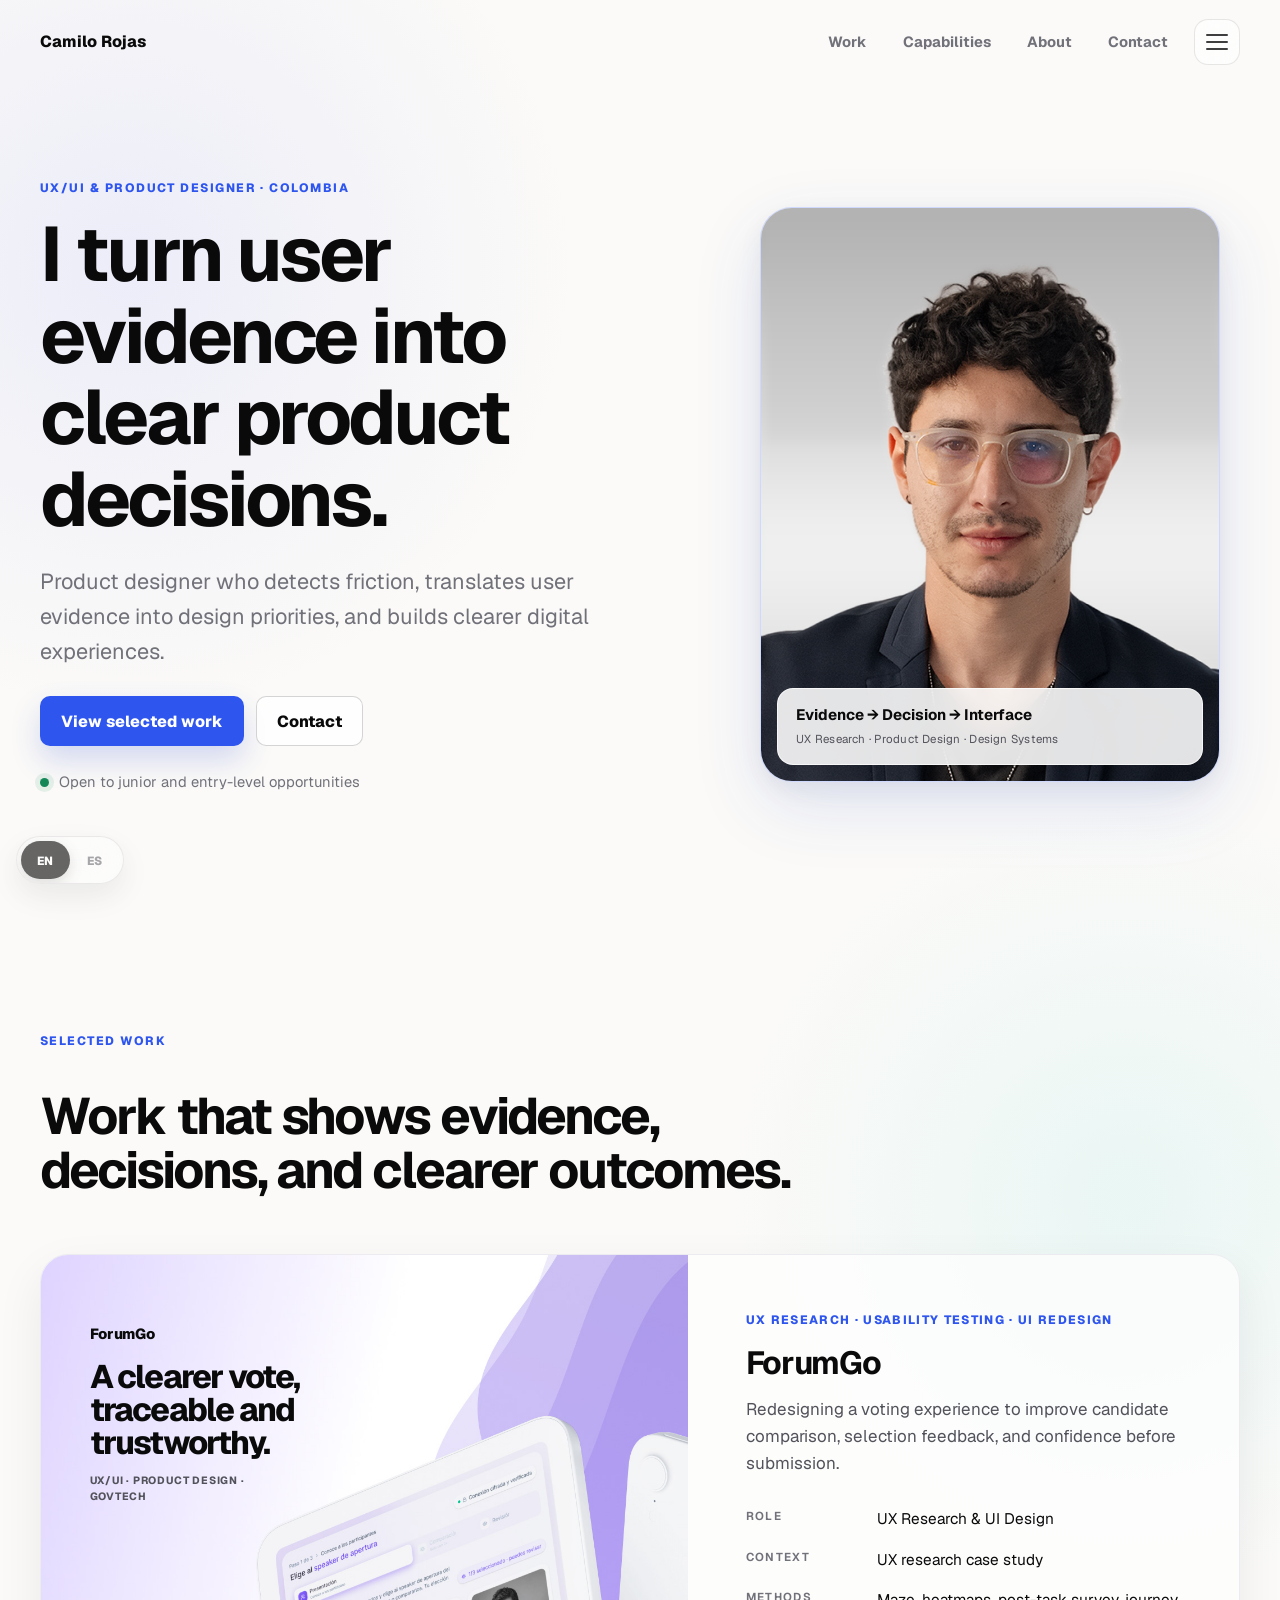
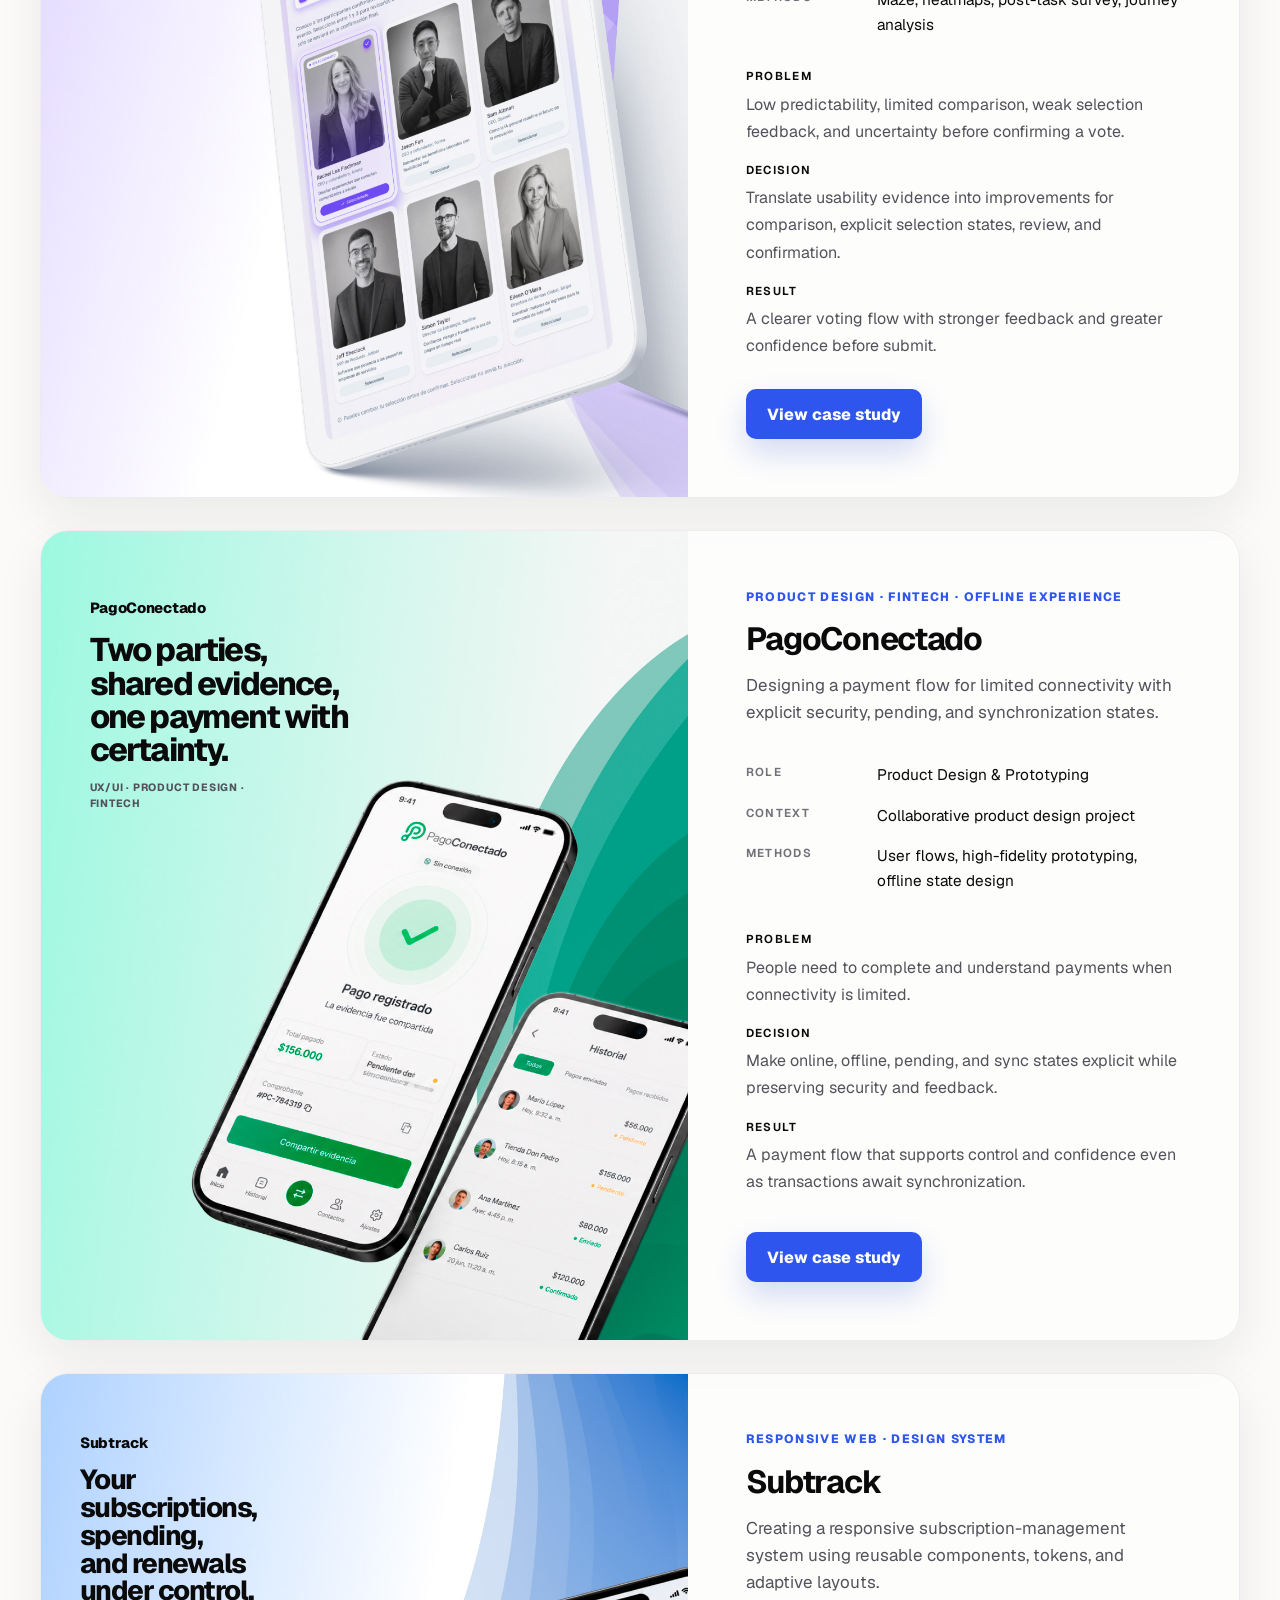
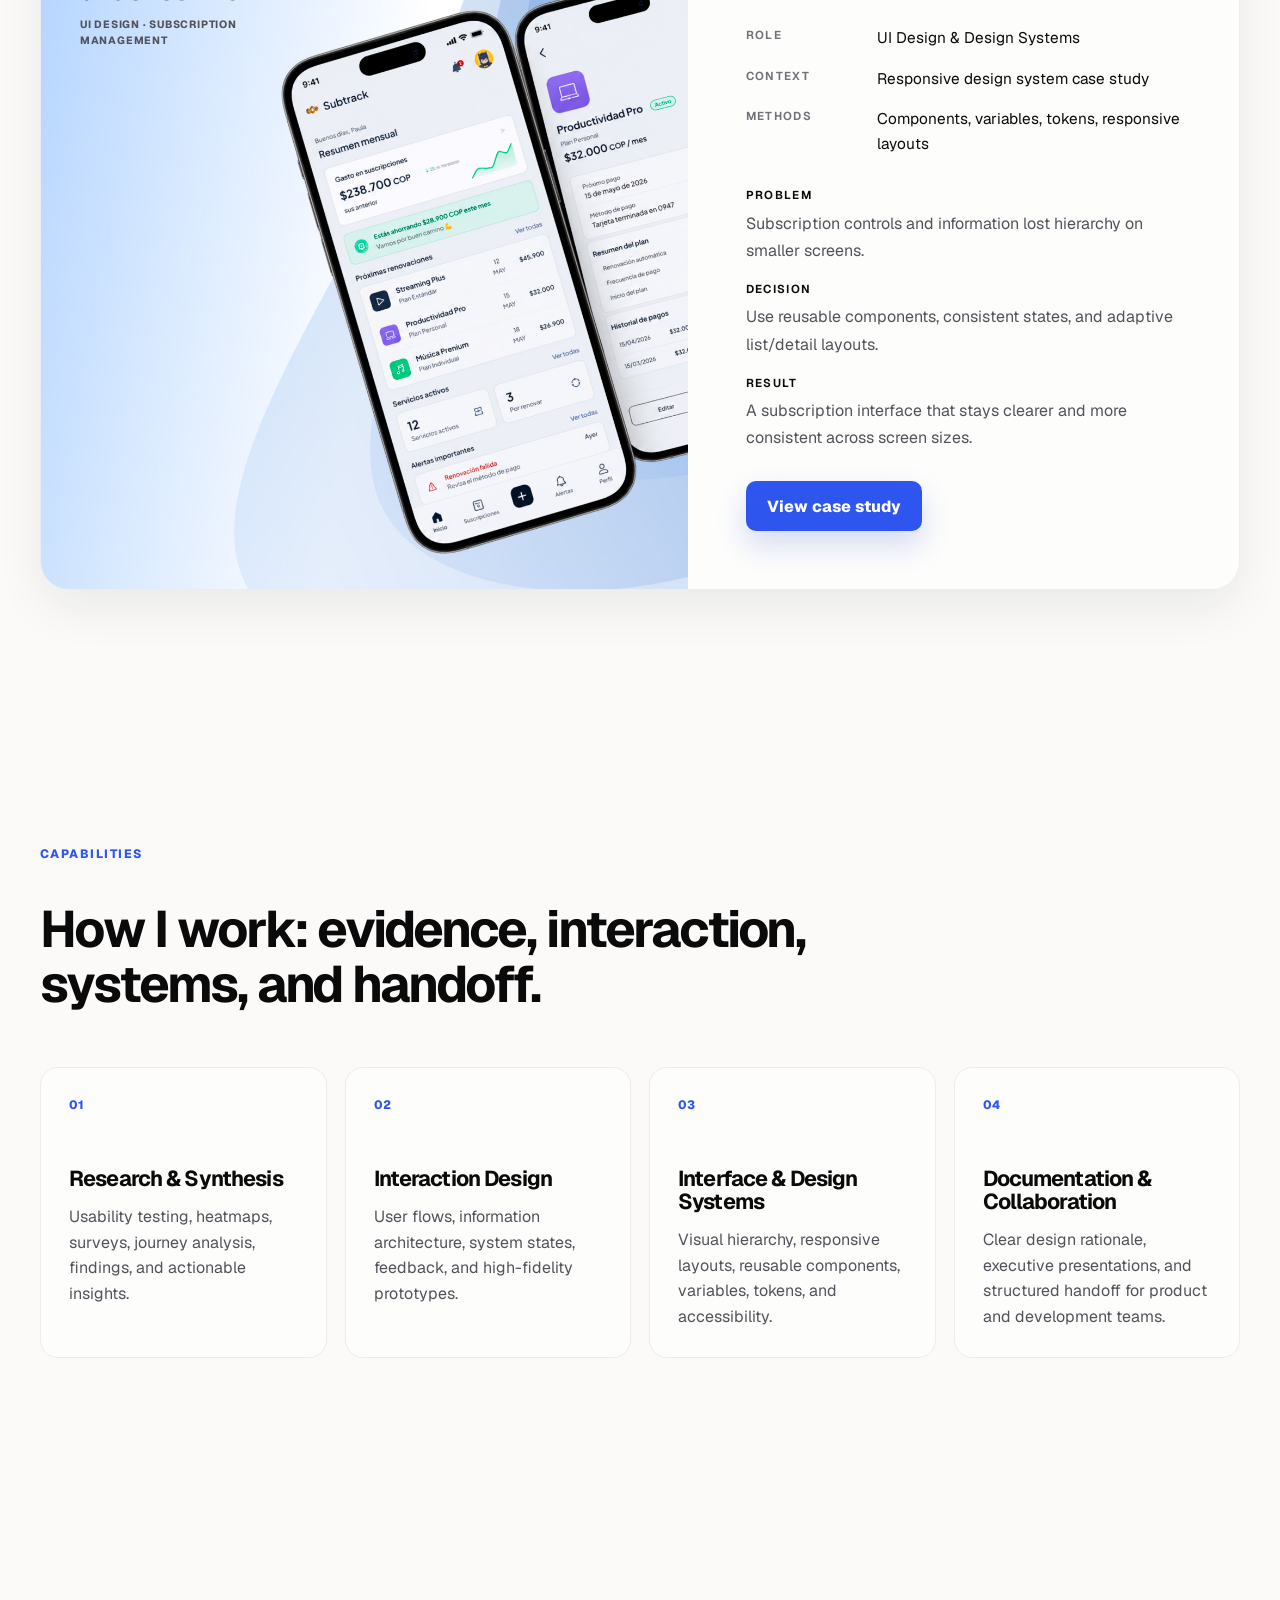
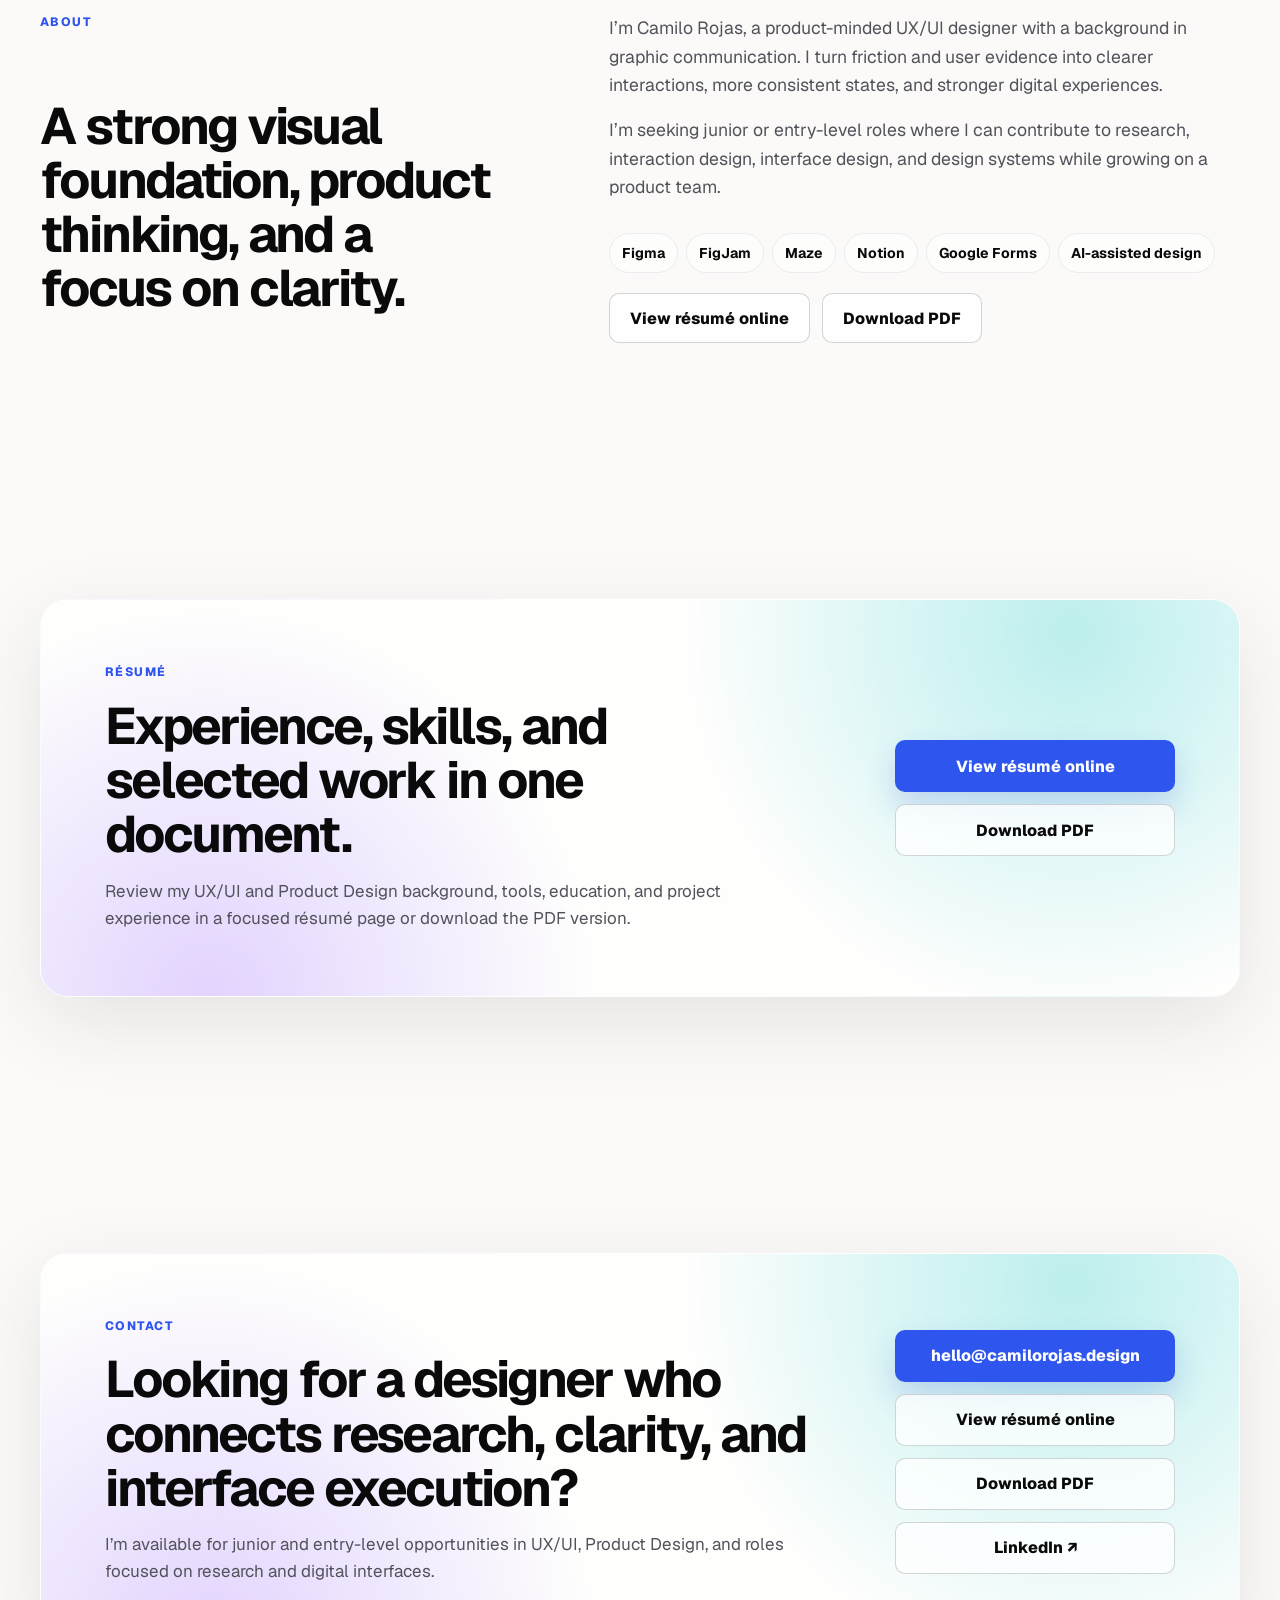
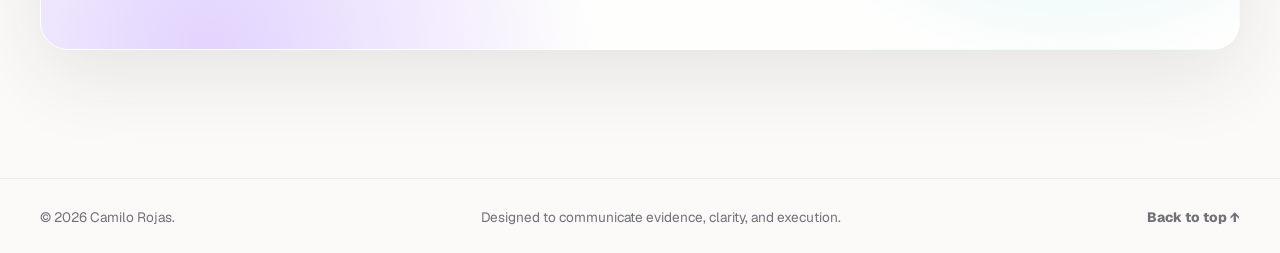
<file: index.html>
<!DOCTYPE html>
<html lang="en">
<head>
<!-- Google Tag Manager -->
<script>
    (function(w,d,s,l,i){w[l]=w[l]||[];w[l].push({'gtm.start':
    new Date().getTime(),event:'gtm.js'});var f=d.getElementsByTagName(s)[0],
    j=d.createElement(s),dl=l!='dataLayer'?'&l='+l:'';j.async=true;j.src=
    'https://www.googletagmanager.com/gtm.js?id='+i+dl;f.parentNode.insertBefore(j,f);
    })(window,document,'script','dataLayer','GTM-NS6PZJFH');
  </script>
<!-- End Google Tag Manager -->
<meta charset="utf-8"/>
<meta content="width=device-width, initial-scale=1" name="viewport"/>
<title>Camilo Rojas — UX/UI &amp; Product Designer</title>
<meta content="Portfolio of Camilo Rojas, UX/UI &amp; Product Designer focused on research, interaction, interfaces, and design systems." name="description"/>
<meta content="en_US" property="og:locale"/><meta content="es_CO" property="og:locale:alternate"/><link href="https://camilorojas.design/" rel="canonical"/><link href="https://camilorojas.design/" hreflang="en" rel="alternate"/><link href="https://camilorojas.design/es/" hreflang="es" rel="alternate"/><link href="https://camilorojas.design/" hreflang="x-default" rel="alternate"/>
<link href="/assets/icons/favicon.svg" rel="icon" type="image/svg+xml"/>
<meta content="website" property="og:type"/>
<meta content="Camilo Rojas — UX/UI &amp; Product Designer" property="og:title"/>
<meta content="I turn user evidence into product decisions with clarity and confidence." property="og:description"/>
<meta content="https://camilorojas.design/" property="og:url"/>
<meta content="https://camilorojas.design/assets/images/og-image.png" property="og:image"/>
<meta content="summary_large_image" name="twitter:card"/>
<link as="font" crossorigin="" href="/assets/fonts/Geist-Variable.woff2" rel="preload" type="font/woff2"/>
<link href="/styles.css" rel="stylesheet"/>
<script defer="" src="/script.js"></script>
</head>
<body data-page-id="home" data-page-type="home">
<!-- Google Tag Manager (noscript) -->
<noscript>
<iframe height="0" src="https://www.googletagmanager.com/ns.html?id=GTM-NS6PZJFH" style="display:none;visibility:hidden" width="0">
</iframe>
</noscript>
<!-- End Google Tag Manager (noscript) -->
<a class="skip" href="#main">Skip to content</a>
<header class="header" data-header="">
<div class="shell nav">
<a class="brand" href="#top">Camilo Rojas</a>
<div class="nav-main"><nav aria-label="Main navigation" class="navlinks" data-nav="" id="navlinks">
<a href="#work">Work</a>
<a href="#skills">Capabilities</a>
<a href="#about">About</a>
<a href="#contact">Contact</a>
</nav><button aria-controls="navlinks" aria-expanded="false" class="menu" data-menu="" type="button">Menu</button></div></div>
</header><nav aria-label="Language selector" class="language-switcher" data-active-language="en" data-language-switcher="">
<a aria-label="Switch to Spanish. Current language: English." class="language-switcher__toggle" data-language="es" data-language-switch="" data-switch-location="floating_bottom_left" href="/es/" hreflang="es" lang="es">
<span aria-hidden="true" class="language-switcher__slider"></span>
<span aria-current="true" class="language-switcher__option" data-language-option="en">EN</span>
<span class="language-switcher__option" data-language-option="es">ES</span>
</a>
</nav>
<main id="main">
<section class="shell hero" id="top">
<div class="reveal">
<p class="eyebrow">UX/UI &amp; PRODUCT DESIGNER · COLOMBIA</p>
<h1>I turn user evidence into clear product decisions.</h1>
<p class="lead">Product designer who detects friction, translates user evidence into design priorities, and builds clearer digital experiences.</p>
<div class="actions">
<a class="btn primary" href="#work">View selected work</a>
<a class="btn secondary" href="#contact">Contact</a>
</div>
<p class="status"><i></i> Open to junior and entry-level opportunities</p>
</div>
<aside aria-label="Camilo Rojas professional portrait" class="hero-art reveal">
<figure class="hero-profile">
<img alt="Camilo Rojas, UX/UI and Product Designer" decoding="async" height="1080" loading="eager" src="/assets/images/profile/camilo-rojas-profile.webp" width="720"/>
<figcaption class="hero-profile-card">
<strong>Evidence → Decision → Interface</strong>
<span>UX Research · Product Design · Design Systems</span>
</figcaption>
</figure>
</aside>
</section>
<section class="shell block" id="work">
<header class="section-title reveal">
<p class="eyebrow">SELECTED WORK</p>
<h2>Work that shows evidence, decisions, and clearer outcomes.</h2>
</header>
<div class="projects">
<article class="project reveal">
<div aria-hidden="true" class="cover project-cover forumgo">
<img alt="ForumGo speaker-selection experience shown as a corporate govtech interface" decoding="async" height="1500" loading="lazy" src="/assets/images/forumgo/forumgo-cover.webp" width="1200"/><div aria-hidden="true" class="cover-copy"><p class="cover-project">ForumGo</p><p class="cover-headline"><span>A clearer vote,</span><span>traceable and trustworthy.</span></p><p class="cover-discipline">UX/UI · Product Design · GovTech</p></div>
</div>
<div class="copy">
<div>
<p class="project-category">UX RESEARCH · USABILITY TESTING · UI REDESIGN</p>
<h3>ForumGo</h3>
<p class="summary">Redesigning a voting experience to improve candidate comparison, selection feedback, and confidence before submission.</p>
</div>
<div class="project-meta">
<div class="meta-row"><span class="label mono">Role</span><span>UX Research &amp; UI Design</span></div>
<div class="meta-row"><span class="label mono">Context</span><span>UX research case study</span></div>
<div class="meta-row"><span class="label mono">Methods</span><span>Maze, heatmaps, post-task survey, journey analysis</span></div>
</div>
<div class="project-outcome">
<p><span class="label mono">Problem</span>Low predictability, limited comparison, weak selection feedback, and uncertainty before confirming a vote.</p>
<p><span class="label mono">Decision</span>Translate usability evidence into improvements for comparison, explicit selection states, review, and confirmation.</p>
<p><span class="label mono">Result</span>A clearer voting flow with stronger feedback and greater confidence before submit.</p>
</div>
<a class="btn primary" href="/work/forumgo.html">View case study</a>
</div>
</article>
<article class="project reveal">
<div aria-hidden="true" class="cover project-cover pago">
<img alt="PagoConectado payment flow showing a mobile interface with offline, pending, and sync states" decoding="async" height="1500" loading="lazy" src="/assets/images/pagoconectado/pagoconectado-cover.webp" width="1200"/><div aria-hidden="true" class="cover-copy"><p class="cover-project">PagoConectado</p><p class="cover-headline"><span>Two parties, shared evidence,</span><span>one payment with certainty.</span></p><p class="cover-discipline">UX/UI · Product Design · Fintech</p></div>
</div>
<div class="copy">
<div>
<p class="project-category">PRODUCT DESIGN · FINTECH · OFFLINE EXPERIENCE</p>
<h3>PagoConectado</h3>
<p class="summary">Designing a payment flow for limited connectivity with explicit security, pending, and synchronization states.</p>
</div>
<div class="project-meta">
<div class="meta-row"><span class="label mono">Role</span><span>Product Design &amp; Prototyping</span></div>
<div class="meta-row"><span class="label mono">Context</span><span>Collaborative product design project</span></div>
<div class="meta-row"><span class="label mono">Methods</span><span>User flows, high-fidelity prototyping, offline state design</span></div>
</div>
<div class="project-outcome">
<p><span class="label mono">Problem</span>People need to complete and understand payments when connectivity is limited.</p>
<p><span class="label mono">Decision</span>Make online, offline, pending, and sync states explicit while preserving security and feedback.</p>
<p><span class="label mono">Result</span>A payment flow that supports control and confidence even as transactions await synchronization.</p>
</div>
<a class="btn primary" href="/work/pagoconectado.html">View case study</a>
</div>
</article>
<article class="project reveal">
<div aria-hidden="true" class="cover project-cover subtrack">
<img alt="Subtrack subscription-management interface shown as a responsive web design" decoding="async" height="1500" loading="lazy" src="/assets/images/subtrack/subtrack-cover.webp" width="1200"/><div aria-hidden="true" class="cover-copy"><p class="cover-project">Subtrack</p><p class="cover-headline"><span>Your subscriptions, spending,</span><span>and renewals under control.</span></p><p class="cover-discipline">UI Design · Subscription Management</p></div>
</div>
<div class="copy">
<div>
<p class="project-category">RESPONSIVE WEB · DESIGN SYSTEM</p>
<h3>Subtrack</h3>
<p class="summary">Creating a responsive subscription-management system using reusable components, tokens, and adaptive layouts.</p>
</div>
<div class="project-meta">
<div class="meta-row"><span class="label mono">Role</span><span>UI Design &amp; Design Systems</span></div>
<div class="meta-row"><span class="label mono">Context</span><span>Responsive design system case study</span></div>
<div class="meta-row"><span class="label mono">Methods</span><span>Components, variables, tokens, responsive layouts</span></div>
</div>
<div class="project-outcome">
<p><span class="label mono">Problem</span>Subscription controls and information lost hierarchy on smaller screens.</p>
<p><span class="label mono">Decision</span>Use reusable components, consistent states, and adaptive list/detail layouts.</p>
<p><span class="label mono">Result</span>A subscription interface that stays clearer and more consistent across screen sizes.</p>
</div>
<a class="btn primary" href="/work/subtrack.html">View case study</a>
</div>
</article>
</div>
</section>
<section class="shell block" id="skills">
<header class="section-title reveal">
<p class="eyebrow">CAPABILITIES</p>
<h2>How I work: evidence, interaction, systems, and handoff.</h2>
</header>
<div class="skills">
<article class="reveal"><span>01</span><h3>Research &amp; Synthesis</h3><p>Usability testing, heatmaps, surveys, journey analysis, findings, and actionable insights.</p></article>
<article class="reveal"><span>02</span><h3>Interaction Design</h3><p>User flows, information architecture, system states, feedback, and high-fidelity prototypes.</p></article>
<article class="reveal"><span>03</span><h3>Interface &amp; Design Systems</h3><p>Visual hierarchy, responsive layouts, reusable components, variables, tokens, and accessibility.</p></article>
<article class="reveal"><span>04</span><h3>Documentation &amp; Collaboration</h3><p>Clear design rationale, executive presentations, and structured handoff for product and development teams.</p></article>
</div>
</section>
<section class="shell block about" id="about">
<header class="section-title reveal">
<p class="eyebrow">ABOUT</p>
<h2>A strong visual foundation, product thinking, and a focus on clarity.</h2>
</header>
<div class="about-copy reveal">
<p>I’m Camilo Rojas, a product-minded UX/UI designer with a background in graphic communication. I turn friction and user evidence into clearer interactions, more consistent states, and stronger digital experiences.</p>
<p>I’m seeking junior or entry-level roles where I can contribute to research, interaction design, interface design, and design systems while growing on a product team.</p>
<div class="tags"><span>Figma</span><span>FigJam</span><span>Maze</span><span>Notion</span><span>Google Forms</span><span>AI-assisted design</span></div>
<div class="inline-actions">
<a class="btn secondary" href="/cv.html">View résumé online</a>
<a class="btn secondary" download="Camilo_Rojas_CV_UXUI_Product_EN.pdf" href="/assets/documents/Camilo_Rojas_CV_UXUI_Product_EN.pdf">Download PDF</a>
</div>
</div>
</section>
<section class="shell block resume-section" id="resume">
<div class="resume-panel reveal">
<div class="resume-copy">
<p class="eyebrow">RÉSUMÉ</p>
<h2>Experience, skills, and selected work in one document.</h2>
<p>Review my UX/UI and Product Design background, tools, education, and project experience in a focused résumé page or download the PDF version.</p>
</div>
<div class="resume-actions">
<a class="btn primary" href="/cv.html">View résumé online</a>
<a class="btn secondary" download="Camilo_Rojas_CV_UXUI_Product_EN.pdf" href="/assets/documents/Camilo_Rojas_CV_UXUI_Product_EN.pdf">Download PDF</a>
</div>
</div>
</section>
<section class="shell block" id="contact">
<div class="contact reveal">
<div>
<p class="eyebrow">CONTACT</p>
<h2>Looking for a designer who connects research, clarity, and interface execution?</h2>
<p>I’m available for junior and entry-level opportunities in UX/UI, Product Design, and roles focused on research and digital interfaces.</p>
</div>
<div class="contact-actions">
<a class="btn primary" href="mailto:hello@camilorojas.design">hello@camilorojas.design</a>
<a class="btn secondary" href="/cv.html">View résumé online</a>
<a class="btn secondary" download="Camilo_Rojas_CV_UXUI_Product_EN.pdf" href="/assets/documents/Camilo_Rojas_CV_UXUI_Product_EN.pdf">Download PDF</a>
<a class="btn secondary" href="https://www.linkedin.com/in/camilorojasdesign/" rel="noreferrer" target="_blank">LinkedIn ↗</a>
</div>
</div>
</section>
</main>
<footer>
<div class="shell foot">
<p data-switcher-avoidance>© <span data-year=""></span> Camilo Rojas.</p>
<p>Designed to communicate evidence, clarity, and execution.</p>
<a href="#top">Back to top ↑</a>
</div>
</footer>
</body>
</html>
</file>
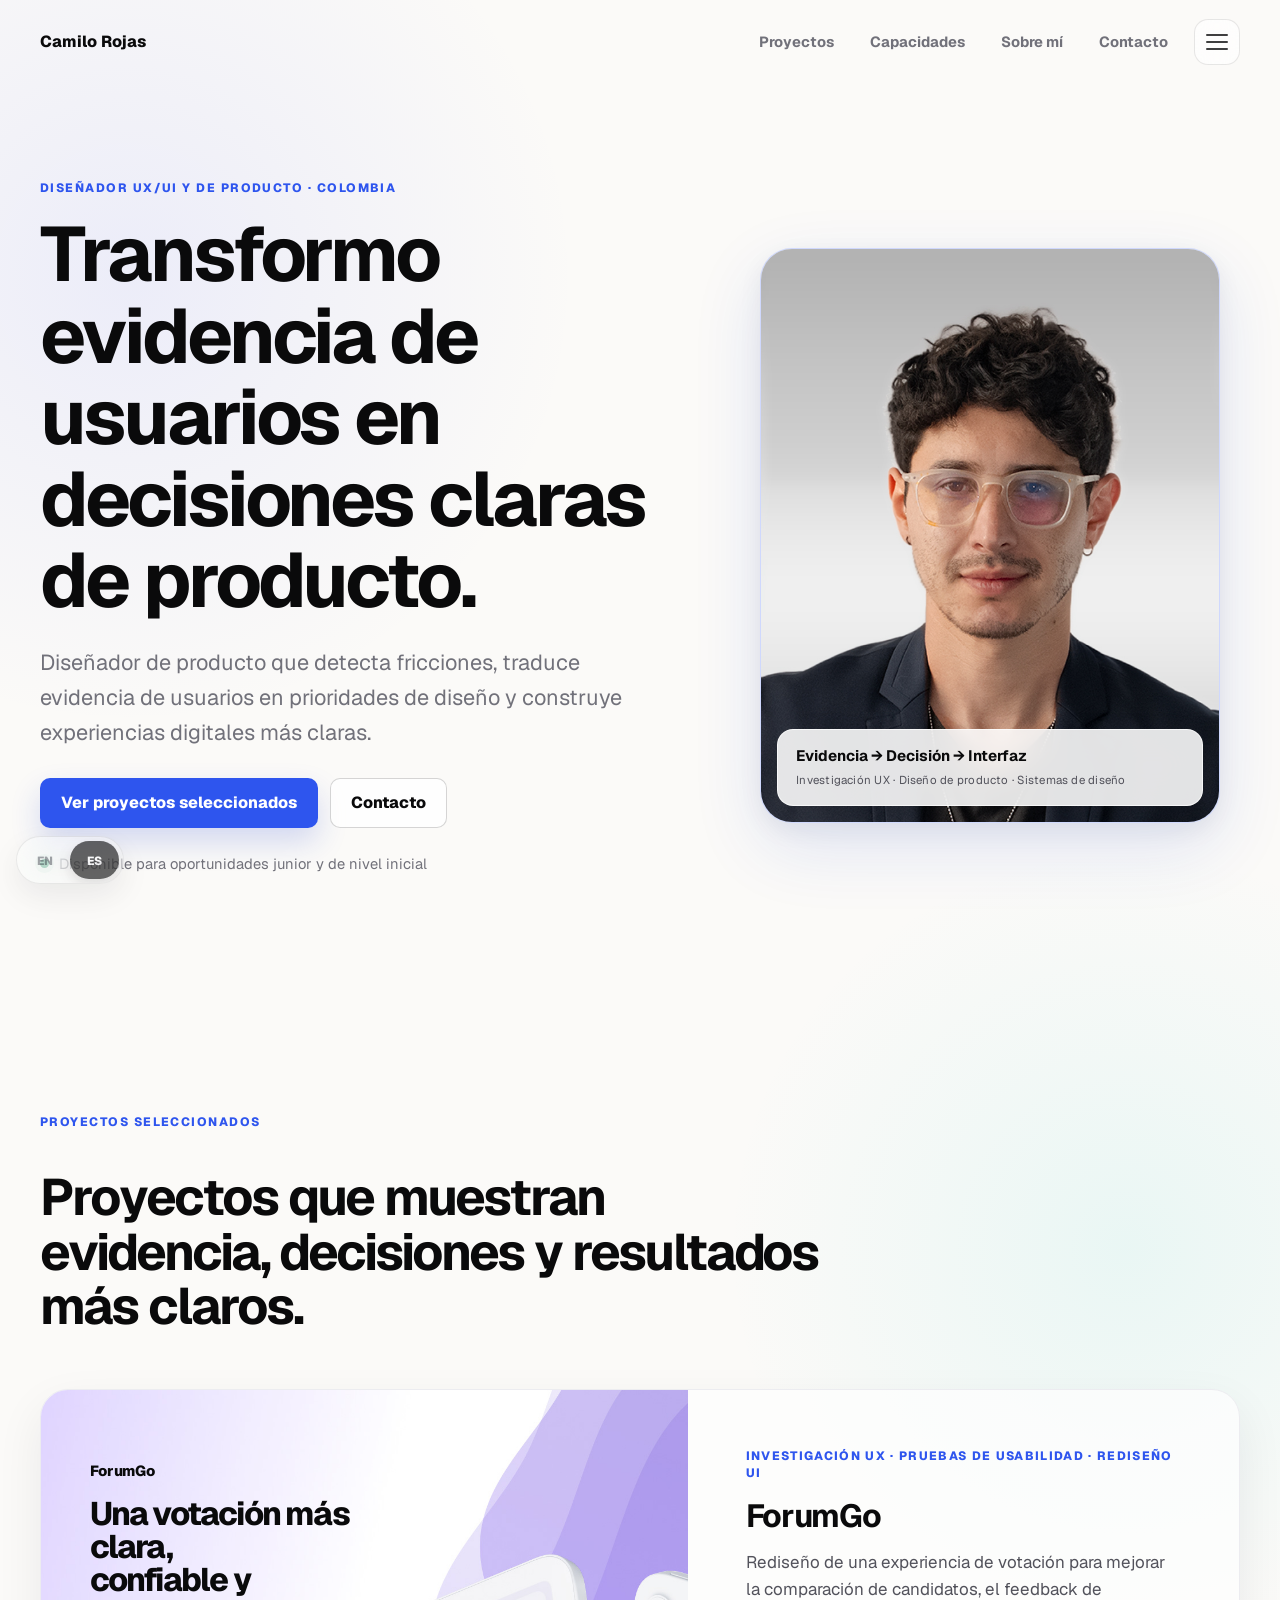
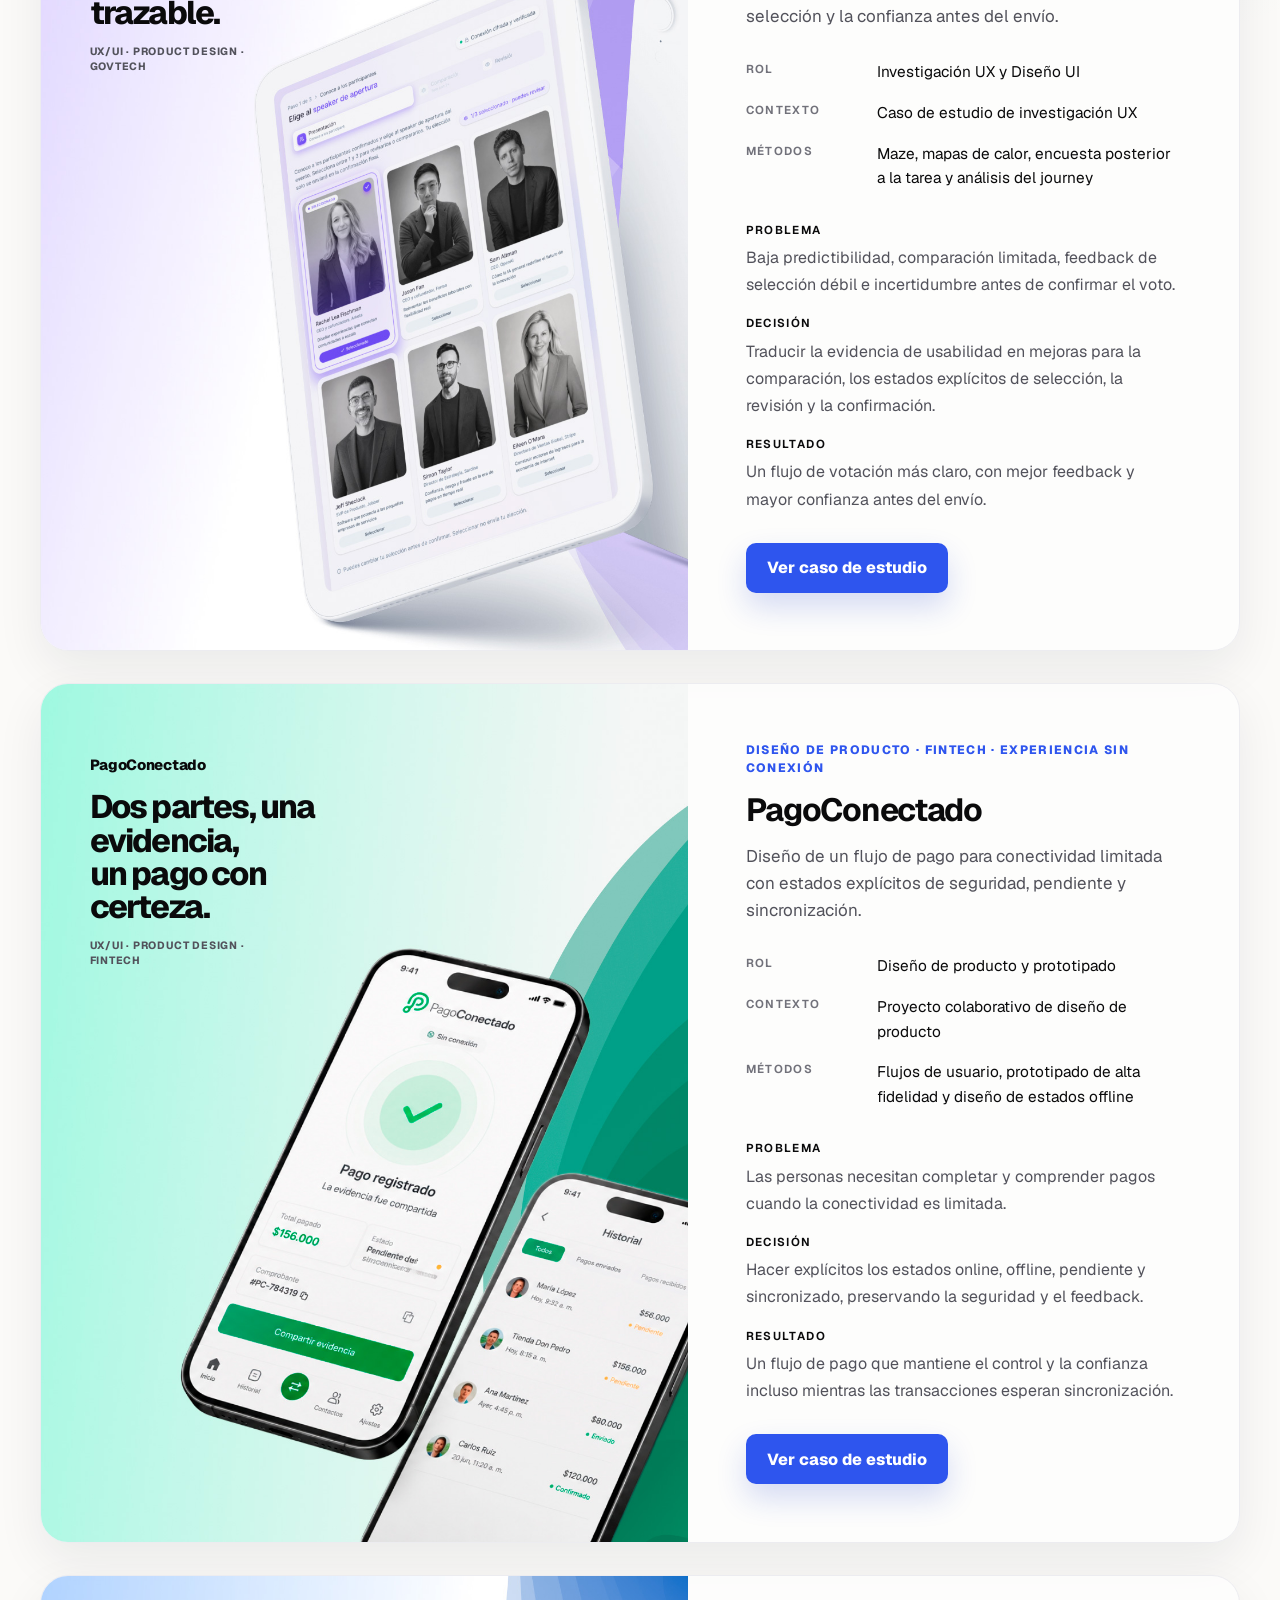
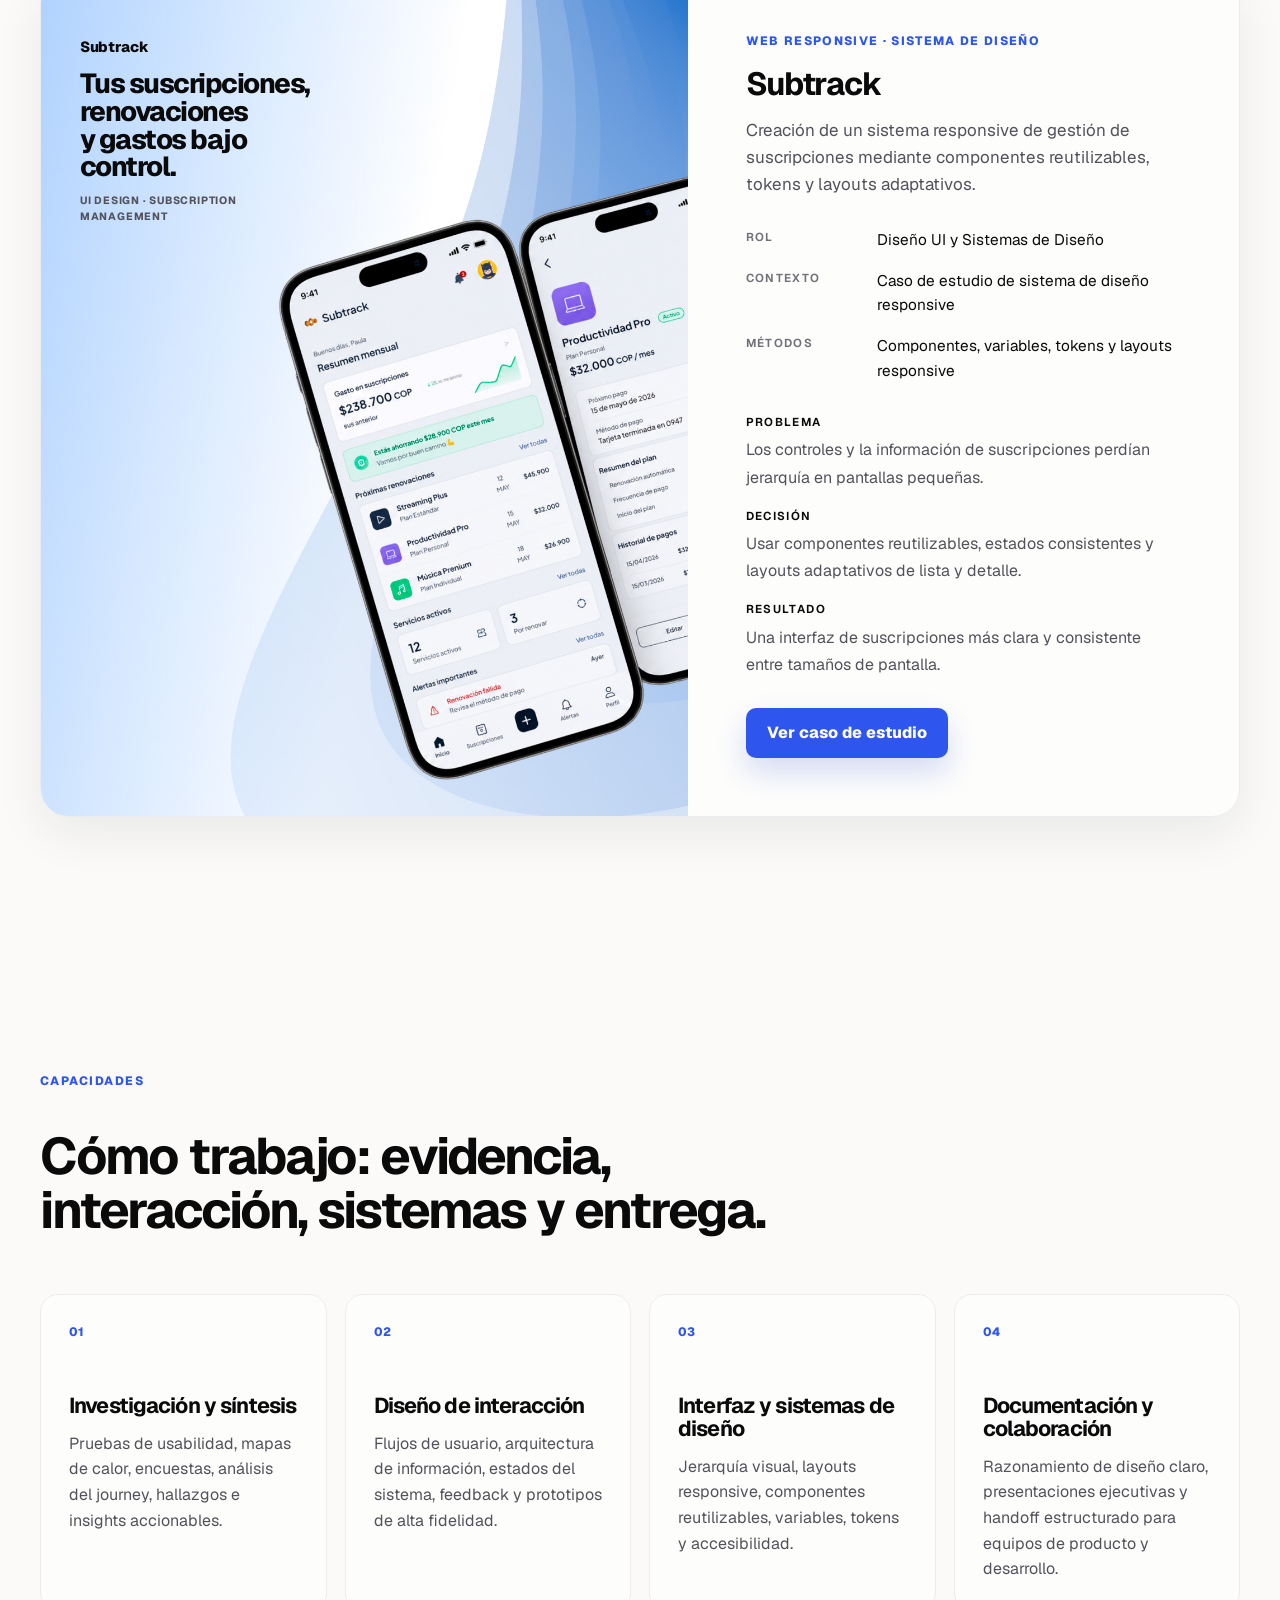
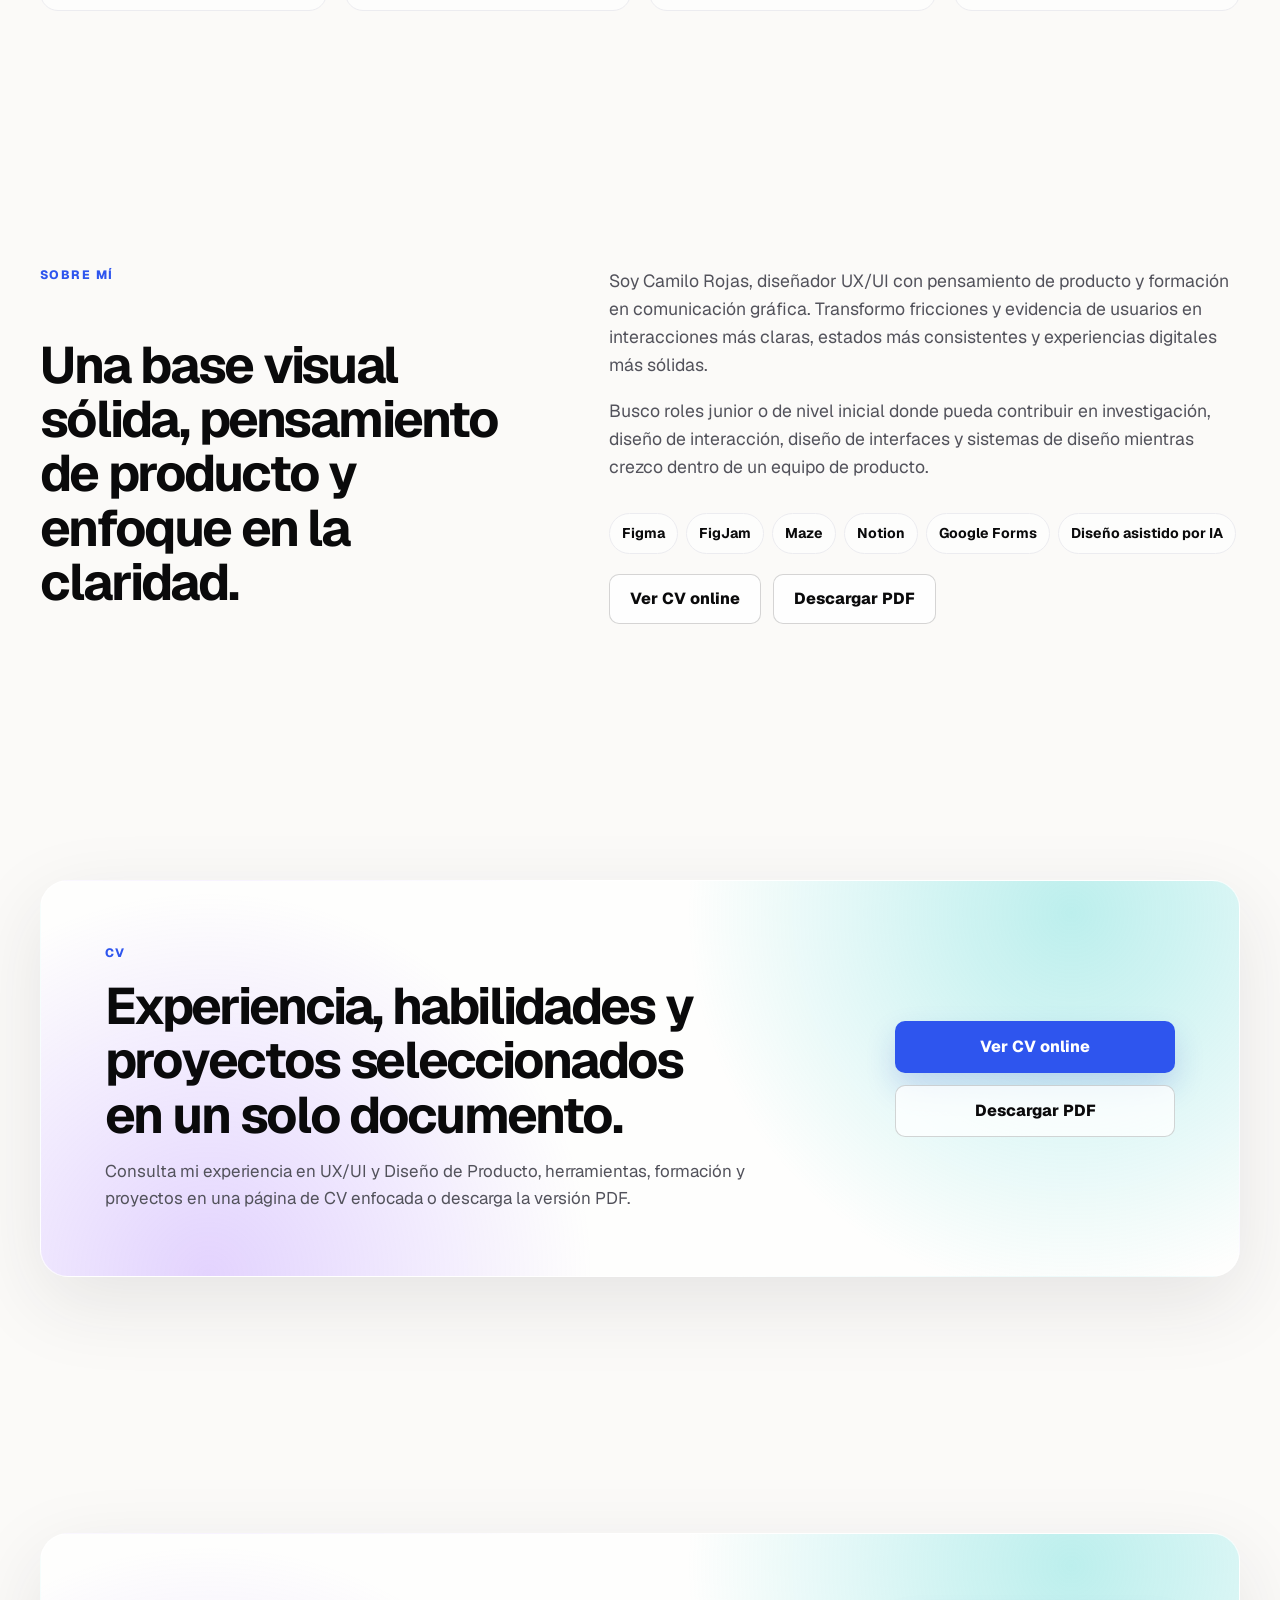
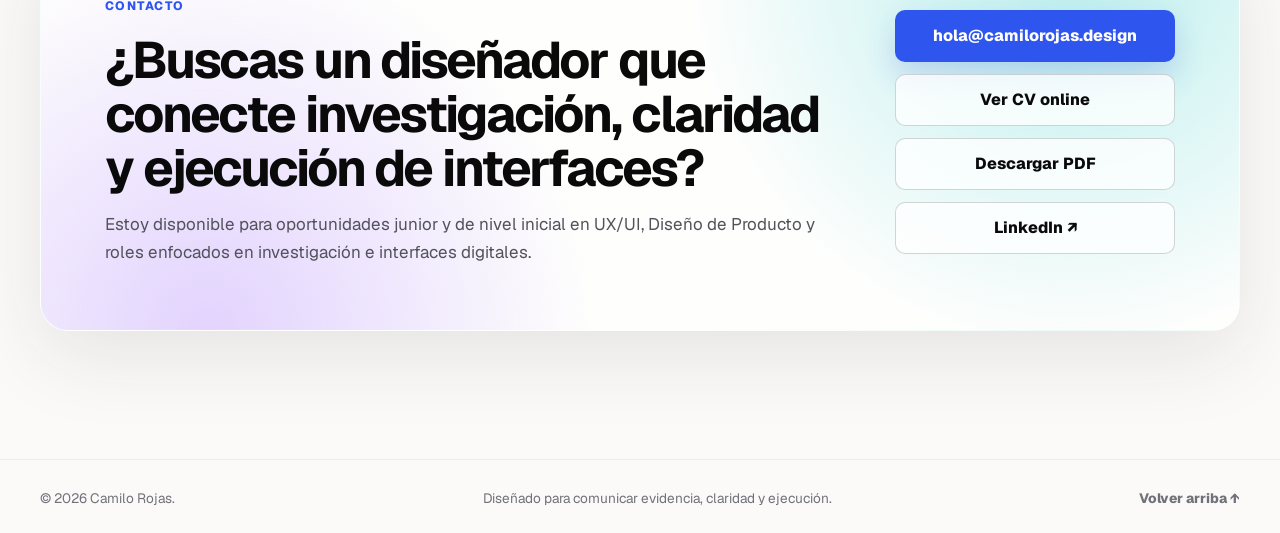
<file: es/index.html>
<!DOCTYPE html>
<html lang="es">
<head>
<!-- Google Tag Manager -->
<script>
    (function(w,d,s,l,i){w[l]=w[l]||[];w[l].push({'gtm.start':
    new Date().getTime(),event:'gtm.js'});var f=d.getElementsByTagName(s)[0],
    j=d.createElement(s),dl=l!='dataLayer'?'&l='+l:'';j.async=true;j.src=
    'https://www.googletagmanager.com/gtm.js?id='+i+dl;f.parentNode.insertBefore(j,f);
    })(window,document,'script','dataLayer','GTM-NS6PZJFH');
  </script>
<!-- End Google Tag Manager -->
<meta charset="utf-8"/>
<meta content="width=device-width, initial-scale=1" name="viewport"/>
<title>Camilo Rojas — Diseñador UX/UI y de Producto</title>
<meta content="Portafolio de Camilo Rojas, diseñador UX/UI y de producto enfocado en investigación, interacción, interfaces y sistemas de diseño." name="description"/>
<meta content="es_CO" property="og:locale"/><meta content="en_US" property="og:locale:alternate"/><link href="https://camilorojas.design/es/" rel="canonical"/><link href="https://camilorojas.design/" hreflang="en" rel="alternate"/><link href="https://camilorojas.design/es/" hreflang="es" rel="alternate"/><link href="https://camilorojas.design/" hreflang="x-default" rel="alternate"/>
<link href="/assets/icons/favicon.svg" rel="icon" type="image/svg+xml"/>
<meta content="website" property="og:type"/>
<meta content="Camilo Rojas — Diseñador UX/UI y de Producto" property="og:title"/>
<meta content="Transformo evidencia de usuarios en decisiones de producto con claridad y confianza." property="og:description"/>
<meta content="https://camilorojas.design/es/" property="og:url"/>
<meta content="https://camilorojas.design/assets/images/og-image.png" property="og:image"/>
<meta content="summary_large_image" name="twitter:card"/>
<link as="font" crossorigin="" href="/assets/fonts/Geist-Variable.woff2" rel="preload" type="font/woff2"/>
<link href="/styles.css" rel="stylesheet"/>
<script defer="" src="/script.js"></script>
</head>
<body data-page-id="home" data-page-type="home">
<!-- Google Tag Manager (noscript) -->
<noscript>
<iframe height="0" src="https://www.googletagmanager.com/ns.html?id=GTM-NS6PZJFH" style="display:none;visibility:hidden" width="0">
</iframe>
</noscript>
<!-- End Google Tag Manager (noscript) -->
<a class="skip" href="#main">Saltar al contenido</a>
<header class="header" data-header="">
<div class="shell nav">
<a class="brand" href="#top">Camilo Rojas</a>
<div class="nav-main"><nav aria-label="Navegación principal" class="navlinks" data-nav="" id="navlinks">
<a href="#work">Proyectos</a>
<a href="#skills">Capacidades</a>
<a href="#about">Sobre mí</a>
<a href="#contact">Contacto</a>
</nav><button aria-controls="navlinks" aria-expanded="false" class="menu" data-menu="" type="button">Menú</button></div></div>
</header><nav aria-label="Selector de idioma" class="language-switcher" data-active-language="es" data-language-switcher="">
<a aria-label="Cambiar a inglés. Idioma actual: español." class="language-switcher__toggle" data-language="en" data-language-switch="" data-switch-location="floating_bottom_left" href="/" hreflang="en" lang="en">
<span aria-hidden="true" class="language-switcher__slider"></span>
<span class="language-switcher__option" data-language-option="en">EN</span>
<span aria-current="true" class="language-switcher__option" data-language-option="es">ES</span>
</a>
</nav>
<main id="main">
<section class="shell hero" id="top">
<div class="reveal">
<p class="eyebrow">DISEÑADOR UX/UI Y DE PRODUCTO · COLOMBIA</p>
<h1>Transformo evidencia de usuarios en decisiones claras de producto.</h1>
<p class="lead">Diseñador de producto que detecta fricciones, traduce evidencia de usuarios en prioridades de diseño y construye experiencias digitales más claras.</p>
<div class="actions">
<a class="btn primary" href="#work">Ver proyectos seleccionados</a>
<a class="btn secondary" href="#contact">Contacto</a>
</div>
<p class="status"><i></i> Disponible para oportunidades junior y de nivel inicial</p>
</div>
<aside aria-label="Retrato profesional de Camilo Rojas" class="hero-art reveal">
<figure class="hero-profile">
<img alt="Camilo Rojas, diseñador UX/UI y de producto" decoding="async" height="1080" loading="eager" src="/assets/images/profile/camilo-rojas-profile.webp" width="720"/>
<figcaption class="hero-profile-card">
<strong>Evidencia → Decisión → Interfaz</strong>
<span>Investigación UX · Diseño de producto · Sistemas de diseño</span>
</figcaption>
</figure>
</aside>
</section>
<section class="shell block" id="work">
<header class="section-title reveal">
<p class="eyebrow">PROYECTOS SELECCIONADOS</p>
<h2>Proyectos que muestran evidencia, decisiones y resultados más claros.</h2>
</header>
<div class="projects">
<article class="project reveal">
<div aria-hidden="true" class="cover project-cover forumgo">
<img alt="Experiencia de selección de speakers de ForumGo mostrada como una interfaz govtech corporativa" decoding="async" height="1500" loading="lazy" src="/assets/images/forumgo/forumgo-cover.webp" width="1200"/><div aria-hidden="true" class="cover-copy"><p class="cover-project">ForumGo</p><p class="cover-headline"><span>Una votación más clara,</span><span>confiable y trazable.</span></p><p class="cover-discipline">UX/UI · Product Design · GovTech</p></div>
</div>
<div class="copy">
<div>
<p class="project-category">INVESTIGACIÓN UX · PRUEBAS DE USABILIDAD · REDISEÑO UI</p>
<h3>ForumGo</h3>
<p class="summary">Rediseño de una experiencia de votación para mejorar la comparación de candidatos, el feedback de selección y la confianza antes del envío.</p>
</div>
<div class="project-meta">
<div class="meta-row"><span class="label mono">Rol</span><span>Investigación UX y Diseño UI</span></div>
<div class="meta-row"><span class="label mono">Contexto</span><span>Caso de estudio de investigación UX</span></div>
<div class="meta-row"><span class="label mono">Métodos</span><span>Maze, mapas de calor, encuesta posterior a la tarea y análisis del journey</span></div>
</div>
<div class="project-outcome">
<p><span class="label mono">Problema</span>Baja predictibilidad, comparación limitada, feedback de selección débil e incertidumbre antes de confirmar el voto.</p>
<p><span class="label mono">Decisión</span>Traducir la evidencia de usabilidad en mejoras para la comparación, los estados explícitos de selección, la revisión y la confirmación.</p>
<p><span class="label mono">Resultado</span>Un flujo de votación más claro, con mejor feedback y mayor confianza antes del envío.</p>
</div>
<a class="btn primary" href="/es/work/forumgo.html">Ver caso de estudio</a>
</div>
</article>
<article class="project reveal">
<div aria-hidden="true" class="cover project-cover pago">
<img alt="Flujo de pago de PagoConectado con una interfaz móvil que muestra estados offline, pendiente y sincronizado" decoding="async" height="1500" loading="lazy" src="/assets/images/pagoconectado/pagoconectado-cover.webp" width="1200"/><div aria-hidden="true" class="cover-copy"><p class="cover-project">PagoConectado</p><p class="cover-headline"><span>Dos partes, una evidencia,</span><span>un pago con certeza.</span></p><p class="cover-discipline">UX/UI · Product Design · Fintech</p></div>
</div>
<div class="copy">
<div>
<p class="project-category">DISEÑO DE PRODUCTO · FINTECH · EXPERIENCIA SIN CONEXIÓN</p>
<h3>PagoConectado</h3>
<p class="summary">Diseño de un flujo de pago para conectividad limitada con estados explícitos de seguridad, pendiente y sincronización.</p>
</div>
<div class="project-meta">
<div class="meta-row"><span class="label mono">Rol</span><span>Diseño de producto y prototipado</span></div>
<div class="meta-row"><span class="label mono">Contexto</span><span>Proyecto colaborativo de diseño de producto</span></div>
<div class="meta-row"><span class="label mono">Métodos</span><span>Flujos de usuario, prototipado de alta fidelidad y diseño de estados offline</span></div>
</div>
<div class="project-outcome">
<p><span class="label mono">Problema</span>Las personas necesitan completar y comprender pagos cuando la conectividad es limitada.</p>
<p><span class="label mono">Decisión</span>Hacer explícitos los estados online, offline, pendiente y sincronizado, preservando la seguridad y el feedback.</p>
<p><span class="label mono">Resultado</span>Un flujo de pago que mantiene el control y la confianza incluso mientras las transacciones esperan sincronización.</p>
</div>
<a class="btn primary" href="/es/work/pagoconectado.html">Ver caso de estudio</a>
</div>
</article>
<article class="project reveal">
<div aria-hidden="true" class="cover project-cover subtrack">
<img alt="Interfaz de gestión de suscripciones de Subtrack mostrada como diseño web responsive" decoding="async" height="1500" loading="lazy" src="/assets/images/subtrack/subtrack-cover.webp" width="1200"/><div aria-hidden="true" class="cover-copy"><p class="cover-project">Subtrack</p><p class="cover-headline"><span>Tus suscripciones, renovaciones</span><span>y gastos bajo control.</span></p><p class="cover-discipline">UI Design · Subscription Management</p></div>
</div>
<div class="copy">
<div>
<p class="project-category">WEB RESPONSIVE · SISTEMA DE DISEÑO</p>
<h3>Subtrack</h3>
<p class="summary">Creación de un sistema responsive de gestión de suscripciones mediante componentes reutilizables, tokens y layouts adaptativos.</p>
</div>
<div class="project-meta">
<div class="meta-row"><span class="label mono">Rol</span><span>Diseño UI y Sistemas de Diseño</span></div>
<div class="meta-row"><span class="label mono">Contexto</span><span>Caso de estudio de sistema de diseño responsive</span></div>
<div class="meta-row"><span class="label mono">Métodos</span><span>Componentes, variables, tokens y layouts responsive</span></div>
</div>
<div class="project-outcome">
<p><span class="label mono">Problema</span>Los controles y la información de suscripciones perdían jerarquía en pantallas pequeñas.</p>
<p><span class="label mono">Decisión</span>Usar componentes reutilizables, estados consistentes y layouts adaptativos de lista y detalle.</p>
<p><span class="label mono">Resultado</span>Una interfaz de suscripciones más clara y consistente entre tamaños de pantalla.</p>
</div>
<a class="btn primary" href="/es/work/subtrack.html">Ver caso de estudio</a>
</div>
</article>
</div>
</section>
<section class="shell block" id="skills">
<header class="section-title reveal">
<p class="eyebrow">CAPACIDADES</p>
<h2>Cómo trabajo: evidencia, interacción, sistemas y entrega.</h2>
</header>
<div class="skills">
<article class="reveal"><span>01</span><h3>Investigación y síntesis</h3><p>Pruebas de usabilidad, mapas de calor, encuestas, análisis del journey, hallazgos e insights accionables.</p></article>
<article class="reveal"><span>02</span><h3>Diseño de interacción</h3><p>Flujos de usuario, arquitectura de información, estados del sistema, feedback y prototipos de alta fidelidad.</p></article>
<article class="reveal"><span>03</span><h3>Interfaz y sistemas de diseño</h3><p>Jerarquía visual, layouts responsive, componentes reutilizables, variables, tokens y accesibilidad.</p></article>
<article class="reveal"><span>04</span><h3>Documentación y colaboración</h3><p>Razonamiento de diseño claro, presentaciones ejecutivas y handoff estructurado para equipos de producto y desarrollo.</p></article>
</div>
</section>
<section class="shell block about" id="about">
<header class="section-title reveal">
<p class="eyebrow">SOBRE MÍ</p>
<h2>Una base visual sólida, pensamiento de producto y enfoque en la claridad.</h2>
</header>
<div class="about-copy reveal">
<p>Soy Camilo Rojas, diseñador UX/UI con pensamiento de producto y formación en comunicación gráfica. Transformo fricciones y evidencia de usuarios en interacciones más claras, estados más consistentes y experiencias digitales más sólidas.</p>
<p>Busco roles junior o de nivel inicial donde pueda contribuir en investigación, diseño de interacción, diseño de interfaces y sistemas de diseño mientras crezco dentro de un equipo de producto.</p>
<div class="tags"><span>Figma</span><span>FigJam</span><span>Maze</span><span>Notion</span><span>Google Forms</span><span>Diseño asistido por IA</span></div>
<div class="inline-actions">
<a class="btn secondary" href="/es/cv.html">Ver CV online</a>
<a class="btn secondary" download="Camilo_Rojas_CV_UXUI_Product_ES.pdf" href="/assets/documents/Camilo_Rojas_CV_UXUI_Product_ES.pdf">Descargar PDF</a>
</div>
</div>
</section>
<section class="shell block resume-section" id="resume">
<div class="resume-panel reveal">
<div class="resume-copy">
<p class="eyebrow">CV</p>
<h2>Experiencia, habilidades y proyectos seleccionados en un solo documento.</h2>
<p>Consulta mi experiencia en UX/UI y Diseño de Producto, herramientas, formación y proyectos en una página de CV enfocada o descarga la versión PDF.</p>
</div>
<div class="resume-actions">
<a class="btn primary" href="/es/cv.html">Ver CV online</a>
<a class="btn secondary" download="Camilo_Rojas_CV_UXUI_Product_ES.pdf" href="/assets/documents/Camilo_Rojas_CV_UXUI_Product_ES.pdf">Descargar PDF</a>
</div>
</div>
</section>
<section class="shell block" id="contact">
<div class="contact reveal">
<div>
<p class="eyebrow">CONTACTO</p>
<h2>¿Buscas un diseñador que conecte investigación, claridad y ejecución de interfaces?</h2>
<p>Estoy disponible para oportunidades junior y de nivel inicial en UX/UI, Diseño de Producto y roles enfocados en investigación e interfaces digitales.</p>
</div>
<div class="contact-actions">
<a class="btn primary" href="mailto:hola@camilorojas.design">hola@camilorojas.design</a>
<a class="btn secondary" href="/es/cv.html">Ver CV online</a>
<a class="btn secondary" download="Camilo_Rojas_CV_UXUI_Product_ES.pdf" href="/assets/documents/Camilo_Rojas_CV_UXUI_Product_ES.pdf">Descargar PDF</a>
<a class="btn secondary" href="https://www.linkedin.com/in/camilorojasdesign/" rel="noreferrer" target="_blank">LinkedIn ↗</a>
</div>
</div>
</section>
</main>
<footer>
<div class="shell foot">
<p data-switcher-avoidance>© <span data-year=""></span> Camilo Rojas.</p>
<p>Diseñado para comunicar evidencia, claridad y ejecución.</p>
<a href="#top">Volver arriba ↑</a>
</div>
</footer>
</body>
</html>
</file>
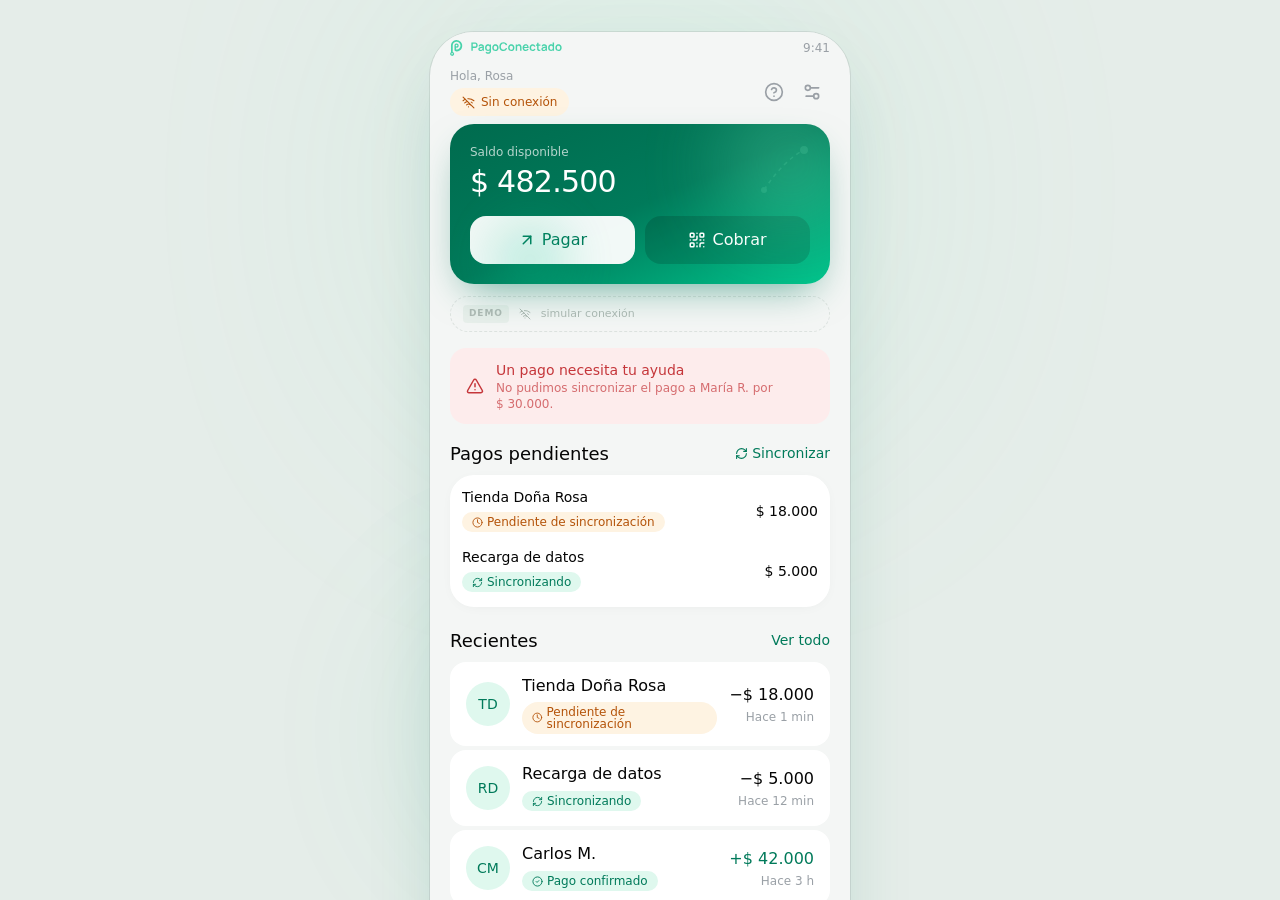
<file: assets/prototypes/pagoconectado/index.html>
<!DOCTYPE html>
  <html lang="es">
    <head>
      
      <meta charset="UTF-8" />
      <meta name="viewport" content="width=device-width, initial-scale=1.0" />
      <title>PagoConectado — Prototipo interactivo</title>
      <meta name="description" content="Prototipo interactivo de PagoConectado para explorar el registro local y la sincronización de pagos cuando vuelve la conexión." />
      <meta name="robots" content="noindex, nofollow" />
      <style>html, body { height: 100%; margin: 0; } #root { height: 100%; }</style>
      
      <script type="module" crossorigin src="./assets/index-DW_HSZtb.js"></script>
      <link rel="stylesheet" crossorigin href="./assets/index-DZ5X0T4D.css">
    </head>

    <body>
      
      <div id="root"></div>
      
    </body>
  </html>
</file>
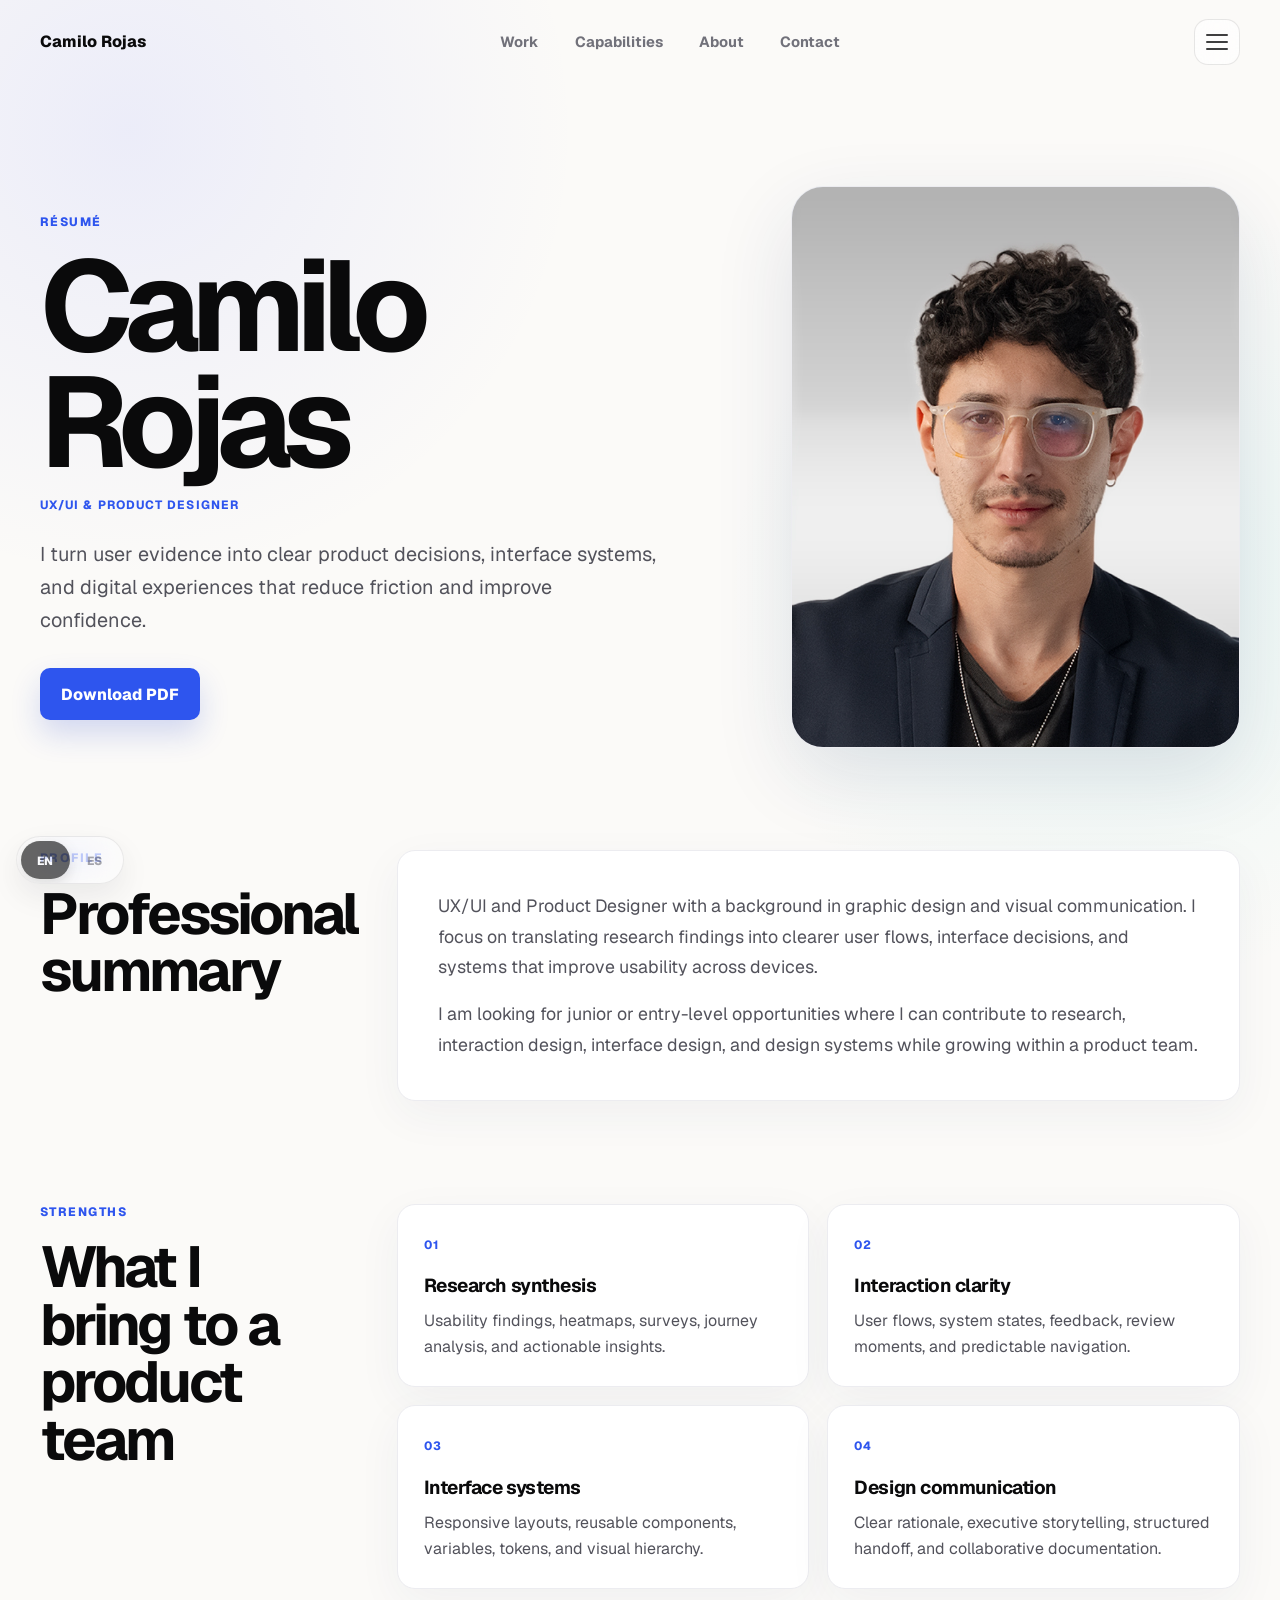
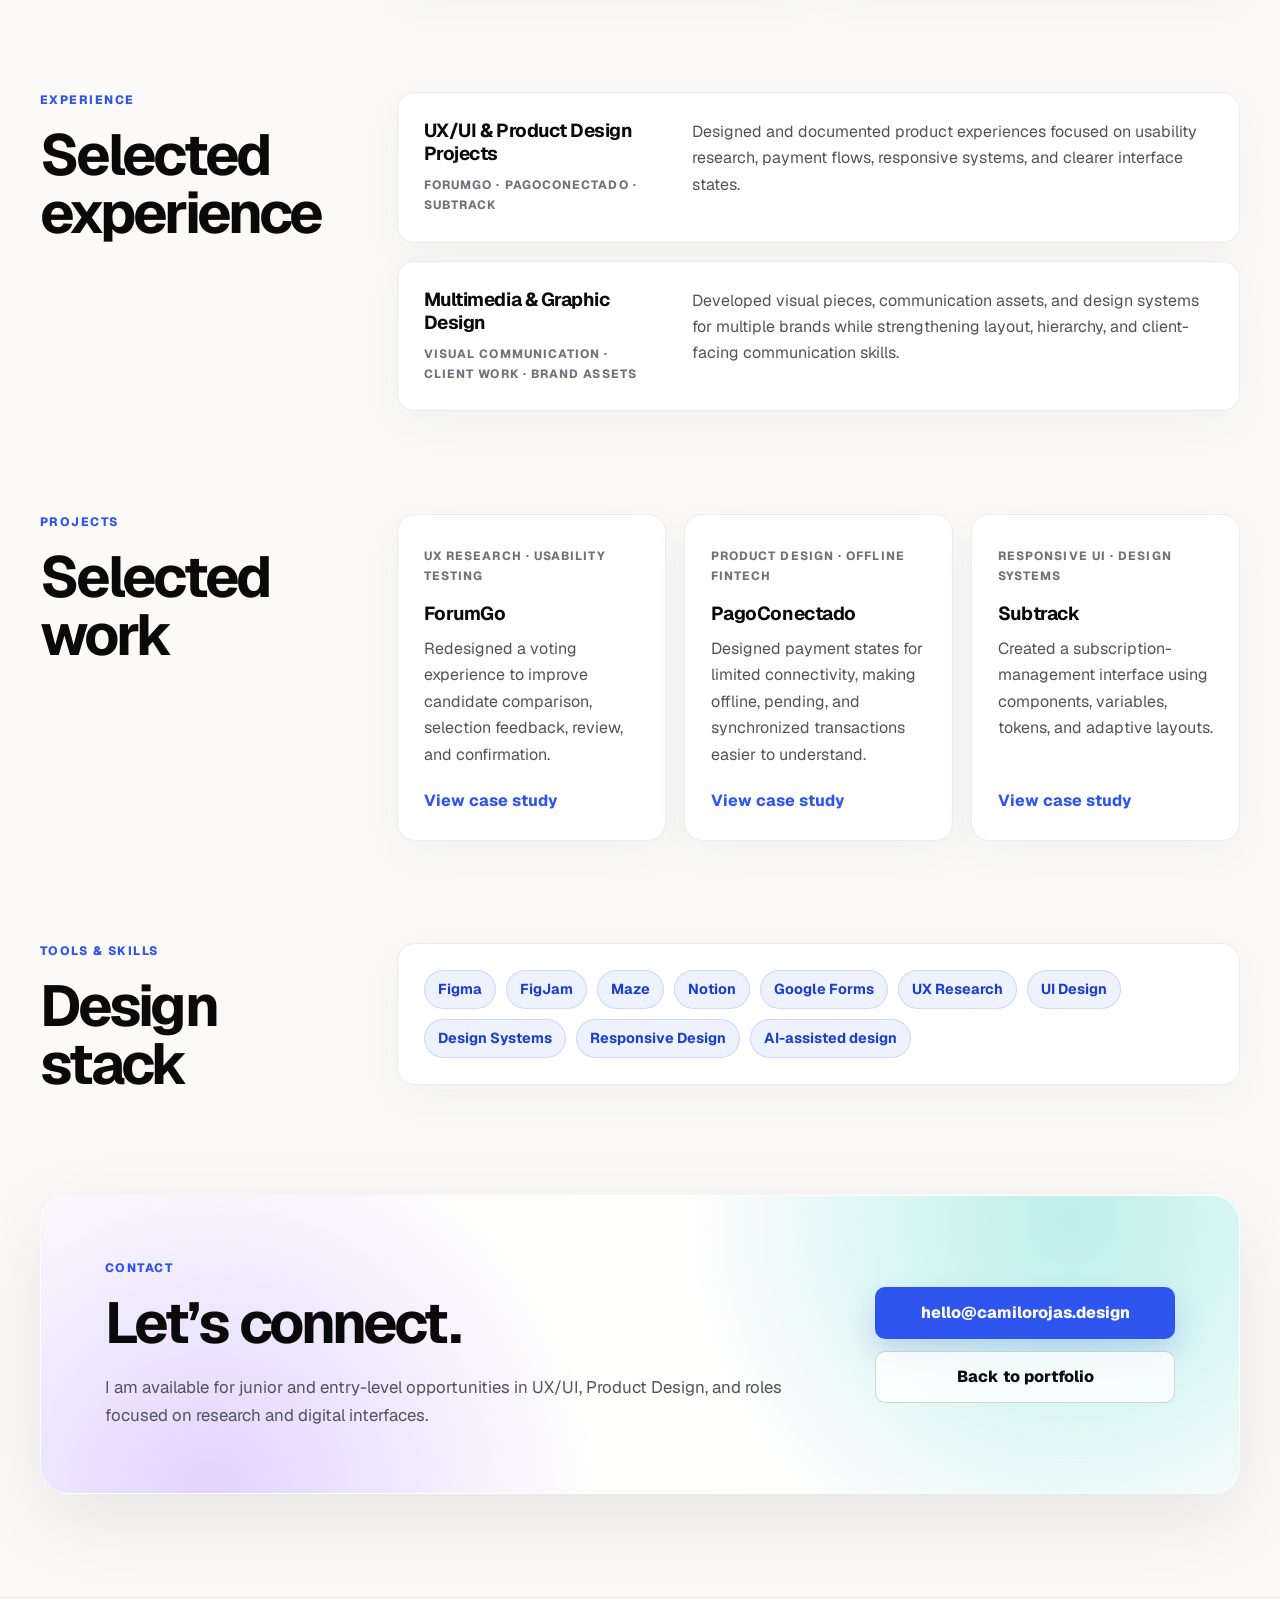
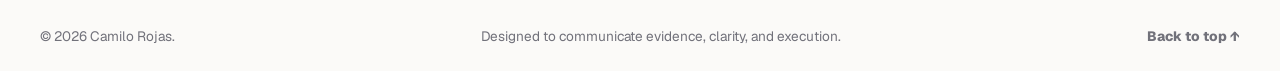
<file: cv.html>
<!DOCTYPE html>
<html lang="en">
<head><!-- Google Tag Manager --><script>(function(w,d,s,l,i){w[l]=w[l]||[];w[l].push({'gtm.start':
new Date().getTime(),event:'gtm.js'});var f=d.getElementsByTagName(s)[0],
j=d.createElement(s),dl=l!='dataLayer'?'&l='+l:'';j.async=true;j.src=
'https://www.googletagmanager.com/gtm.js?id='+i+dl;f.parentNode.insertBefore(j,f);
})(window,document,'script','dataLayer','GTM-NS6PZJFH');</script><!-- End Google Tag Manager -->
<meta charset="utf-8"/>
<meta content="width=device-width, initial-scale=1" name="viewport"/>
<title>Résumé — Camilo Rojas</title>
<meta content="Résumé page for Camilo Rojas, UX/UI and Product Designer focused on research, interface design, design systems, and clear digital experiences." name="description"/>
<link href="https://camilorojas.design/cv.html" rel="canonical"/><link href="https://camilorojas.design/cv.html" hreflang="en" rel="alternate"/><link href="https://camilorojas.design/es/cv.html" hreflang="es" rel="alternate"/><link href="https://camilorojas.design/cv.html" hreflang="x-default" rel="alternate"/>
<link href="/assets/icons/favicon.svg" rel="icon" type="image/svg+xml"/>
<meta content="Résumé — Camilo Rojas" property="og:title"/>
<meta content="UX/UI and Product Designer focused on research evidence, interface clarity, and design systems." property="og:description"/>
<meta content="profile" property="og:type"/>
<meta content="https://camilorojas.design/cv.html" property="og:url"/><meta content="en_US" property="og:locale"/><meta content="es_CO" property="og:locale:alternate"/>
<meta content="https://camilorojas.design/assets/images/og-image.png" property="og:image"/>
<link as="font" crossorigin="" href="/assets/fonts/Geist-Variable.woff2" rel="preload" type="font/woff2"/>
<link href="/styles.css" rel="stylesheet"/>
<link href="/cv.css" rel="stylesheet"/>
<script defer="" src="/script.js"></script>
</head>
<body data-page-id="cv" data-page-type="resume"><!-- Google Tag Manager (noscript) --><noscript><iframe height="0" src="https://www.googletagmanager.com/ns.html?id=GTM-NS6PZJFH" style="display:none;visibility:hidden" width="0"></iframe></noscript><!-- End Google Tag Manager (noscript) -->
<a class="skip" href="#main">Skip to content</a>
<header class="header" data-header="">
<div class="shell nav">
<a class="brand" href="/">Camilo Rojas</a>
<button aria-controls="navlinks" aria-expanded="false" class="menu" data-menu="" type="button">Menu</button>
<nav aria-label="Primary navigation" class="navlinks" data-nav="" id="navlinks">
<a href="/#work">Work</a>
<a href="/#skills">Capabilities</a>
<a href="/#about">About</a>
<a href="/#contact">Contact</a>
</nav>
</div>
</header><nav aria-label="Language selector" class="language-switcher" data-active-language="en" data-language-switcher="">
<a aria-label="Switch to Spanish. Current language: English." class="language-switcher__toggle" data-language="es" data-language-switch="" data-switch-location="floating_bottom_left" href="/es/cv.html" hreflang="es" lang="es">
<span aria-hidden="true" class="language-switcher__slider"></span>
<span aria-current="true" class="language-switcher__option" data-language-option="en">EN</span>
<span class="language-switcher__option" data-language-option="es">ES</span>
</a>
</nav>
<main class="cv-main" id="main">
<section class="shell cv-hero reveal">
<div class="cv-hero-copy">
<p class="eyebrow">RÉSUMÉ</p>
<h1>Camilo Rojas</h1>
<p class="cv-role">UX/UI &amp; Product Designer</p>
<p class="cv-lead">
          I turn user evidence into clear product decisions, interface systems, and digital experiences that reduce friction and improve confidence.
        </p>
<div aria-label="Résumé actions" class="cv-actions">
<a class="btn primary" download="Camilo_Rojas_CV_UXUI_Product_EN.pdf" href="/assets/documents/Camilo_Rojas_CV_UXUI_Product_EN.pdf">
            Download PDF
          </a>
</div>
</div>
<figure class="cv-portrait">
<img alt="Professional portrait of Camilo Rojas" decoding="async" height="1080" loading="eager" src="/assets/images/profile/camilo-rojas-profile.webp" width="720"/>
</figure>
</section>
<section aria-labelledby="summary-title" class="shell cv-grid-section reveal">
<div class="cv-section-heading">
<p class="eyebrow">PROFILE</p>
<h2 id="summary-title">Professional summary</h2>
</div>
<div class="cv-card cv-summary-card">
<p>
          UX/UI and Product Designer with a background in graphic design and visual communication. I focus on translating research findings into clearer user flows, interface decisions, and systems that improve usability across devices.
        </p>
<p>
          I am looking for junior or entry-level opportunities where I can contribute to research, interaction design, interface design, and design systems while growing within a product team.
        </p>
</div>
</section>
<section aria-labelledby="strengths-title" class="shell cv-grid-section reveal">
<div class="cv-section-heading">
<p class="eyebrow">STRENGTHS</p>
<h2 id="strengths-title">What I bring to a product team</h2>
</div>
<div class="cv-strengths">
<article class="cv-card">
<span class="cv-index">01</span>
<h3>Research synthesis</h3>
<p>Usability findings, heatmaps, surveys, journey analysis, and actionable insights.</p>
</article>
<article class="cv-card">
<span class="cv-index">02</span>
<h3>Interaction clarity</h3>
<p>User flows, system states, feedback, review moments, and predictable navigation.</p>
</article>
<article class="cv-card">
<span class="cv-index">03</span>
<h3>Interface systems</h3>
<p>Responsive layouts, reusable components, variables, tokens, and visual hierarchy.</p>
</article>
<article class="cv-card">
<span class="cv-index">04</span>
<h3>Design communication</h3>
<p>Clear rationale, executive storytelling, structured handoff, and collaborative documentation.</p>
</article>
</div>
</section>
<section aria-labelledby="experience-title" class="shell cv-grid-section reveal">
<div class="cv-section-heading">
<p class="eyebrow">EXPERIENCE</p>
<h2 id="experience-title">Selected experience</h2>
</div>
<div class="cv-timeline">
<article class="cv-card cv-timeline-item">
<div>
<h3>UX/UI &amp; Product Design Projects</h3>
<p class="cv-meta">ForumGo · PagoConectado · Subtrack</p>
</div>
<p>
            Designed and documented product experiences focused on usability research, payment flows, responsive systems, and clearer interface states.
          </p>
</article>
<article class="cv-card cv-timeline-item">
<div>
<h3>Multimedia &amp; Graphic Design</h3>
<p class="cv-meta">Visual communication · Client work · Brand assets</p>
</div>
<p>
            Developed visual pieces, communication assets, and design systems for multiple brands while strengthening layout, hierarchy, and client-facing communication skills.
          </p>
</article>
</div>
</section>
<section aria-labelledby="projects-title" class="shell cv-grid-section reveal">
<div class="cv-section-heading">
<p class="eyebrow">PROJECTS</p>
<h2 id="projects-title">Selected work</h2>
</div>
<div class="cv-projects">
<article class="cv-card cv-project-card">
<p class="cv-meta">UX Research · Usability Testing</p>
<h3>ForumGo</h3>
<p>Redesigned a voting experience to improve candidate comparison, selection feedback, review, and confirmation.</p>
<a class="cv-inline-link" href="/work/forumgo.html">View case study</a>
</article>
<article class="cv-card cv-project-card">
<p class="cv-meta">Product Design · Offline Fintech</p>
<h3>PagoConectado</h3>
<p>Designed payment states for limited connectivity, making offline, pending, and synchronized transactions easier to understand.</p>
<a class="cv-inline-link" href="/work/pagoconectado.html">View case study</a>
</article>
<article class="cv-card cv-project-card">
<p class="cv-meta">Responsive UI · Design Systems</p>
<h3>Subtrack</h3>
<p>Created a subscription-management interface using components, variables, tokens, and adaptive layouts.</p>
<a class="cv-inline-link" href="/work/subtrack.html">View case study</a>
</article>
</div>
</section>
<section aria-labelledby="skills-title" class="shell cv-grid-section reveal">
<div class="cv-section-heading">
<p class="eyebrow">TOOLS &amp; SKILLS</p>
<h2 id="skills-title">Design stack</h2>
</div>
<div aria-label="Tools and skills" class="cv-card cv-tags">
<span>Figma</span>
<span>FigJam</span>
<span>Maze</span>
<span>Notion</span>
<span>Google Forms</span>
<span>UX Research</span>
<span>UI Design</span>
<span>Design Systems</span>
<span>Responsive Design</span>
<span>AI-assisted design</span>
</div>
</section>
<section aria-labelledby="contact-title" class="shell cv-contact reveal">
<div>
<p class="eyebrow">CONTACT</p>
<h2 id="contact-title">Let’s connect.</h2>
<p>
          I am available for junior and entry-level opportunities in UX/UI, Product Design, and roles focused on research and digital interfaces.
        </p>
</div>
<div class="cv-actions cv-contact-actions">
<a class="btn primary" href="mailto:hello@camilorojas.design">hello@camilorojas.design</a>
<a class="btn secondary" href="/">Back to portfolio</a>
</div>
</section>
</main>
<footer class="footer">
<div class="shell footer-inner">
<span data-switcher-avoidance>© <span data-year=""></span> Camilo Rojas.</span>
<span>Designed to communicate evidence, clarity, and execution.</span>
<a href="#main">Back to top ↑</a>
</div>
</footer>
</body>
</html>
</file>
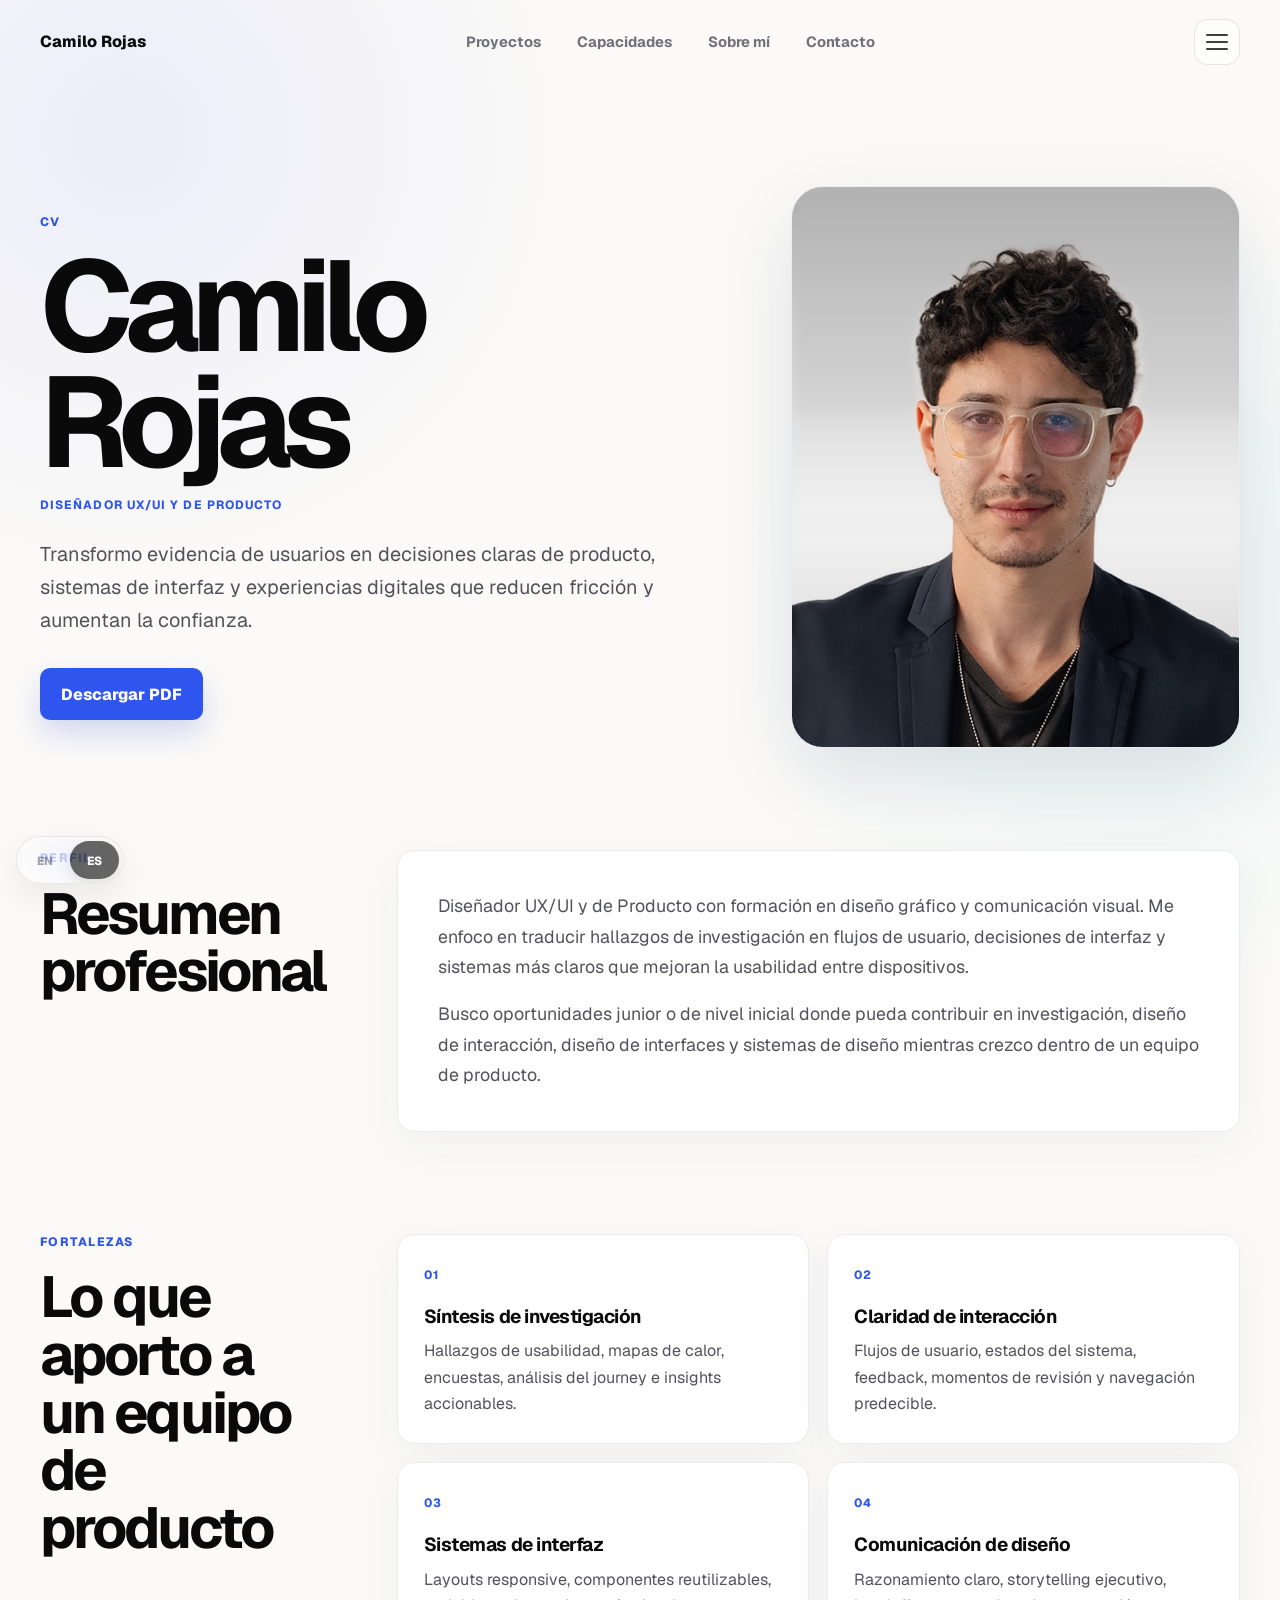
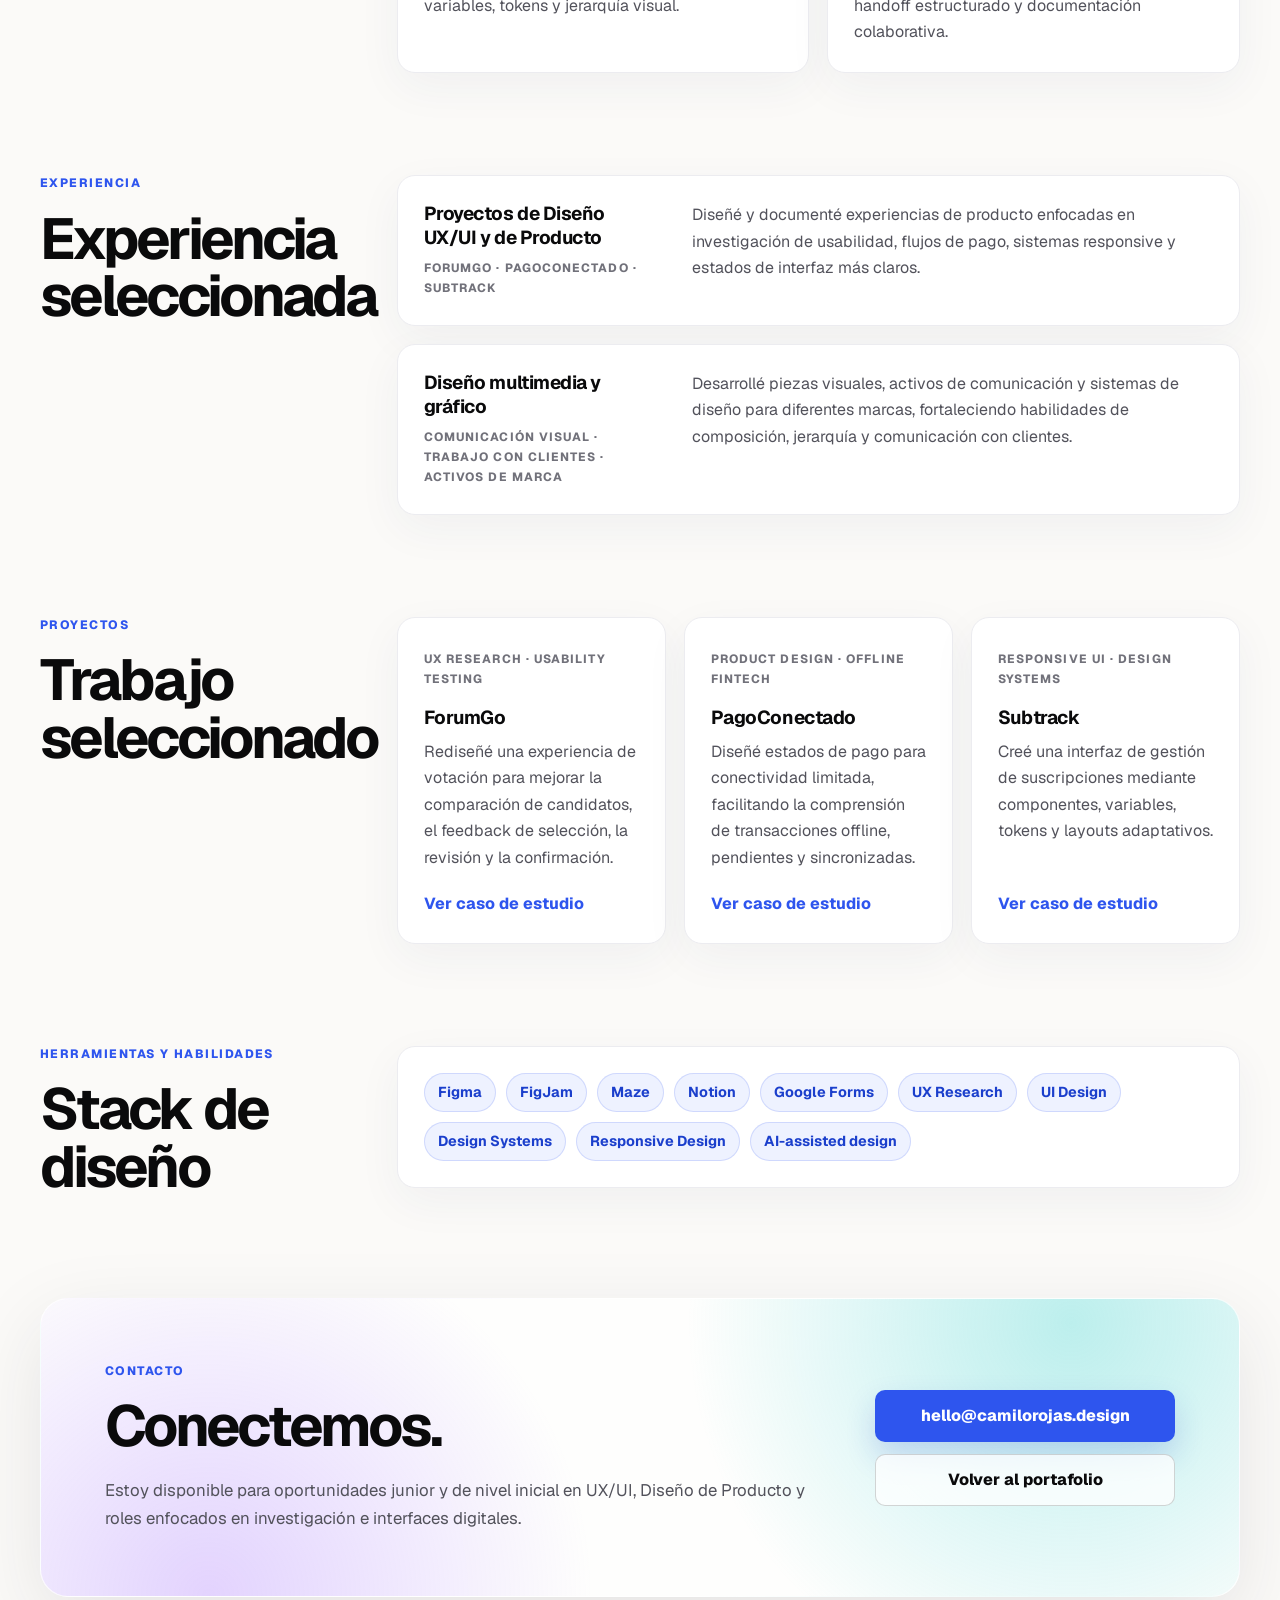
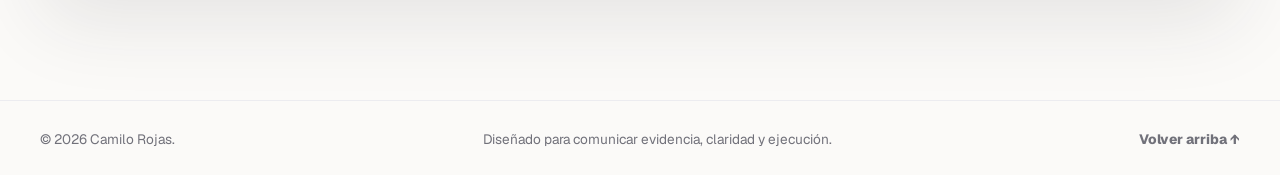
<file: es/cv.html>
<!DOCTYPE html>
<html lang="es">
<head><!-- Google Tag Manager --><script>(function(w,d,s,l,i){w[l]=w[l]||[];w[l].push({'gtm.start':
new Date().getTime(),event:'gtm.js'});var f=d.getElementsByTagName(s)[0],
j=d.createElement(s),dl=l!='dataLayer'?'&l='+l:'';j.async=true;j.src=
'https://www.googletagmanager.com/gtm.js?id='+i+dl;f.parentNode.insertBefore(j,f);
})(window,document,'script','dataLayer','GTM-NS6PZJFH');</script><!-- End Google Tag Manager -->
<meta charset="utf-8"/>
<meta content="width=device-width, initial-scale=1" name="viewport"/>
<title>CV — Camilo Rojas</title>
<meta content="CV de Camilo Rojas, diseñador UX/UI y de producto enfocado en investigación, diseño de interfaces, sistemas de diseño y experiencias digitales claras." name="description"/>
<link href="https://camilorojas.design/es/cv.html" rel="canonical"/><link href="https://camilorojas.design/cv.html" hreflang="en" rel="alternate"/><link href="https://camilorojas.design/es/cv.html" hreflang="es" rel="alternate"/><link href="https://camilorojas.design/cv.html" hreflang="x-default" rel="alternate"/>
<link href="/assets/icons/favicon.svg" rel="icon" type="image/svg+xml"/>
<meta content="CV — Camilo Rojas" property="og:title"/>
<meta content="Diseñador UX/UI y de producto enfocado en evidencia de usuarios, claridad de interfaz y sistemas de diseño." property="og:description"/>
<meta content="profile" property="og:type"/>
<meta content="https://camilorojas.design/es/cv.html" property="og:url"/><meta content="es_CO" property="og:locale"/><meta content="en_US" property="og:locale:alternate"/>
<meta content="https://camilorojas.design/assets/images/og-image.png" property="og:image"/>
<link as="font" crossorigin="" href="/assets/fonts/Geist-Variable.woff2" rel="preload" type="font/woff2"/>
<link href="/styles.css" rel="stylesheet"/>
<link href="/cv.css" rel="stylesheet"/>
<script defer="" src="/script.js"></script>
</head>
<body data-page-id="cv" data-page-type="resume"><!-- Google Tag Manager (noscript) --><noscript><iframe height="0" src="https://www.googletagmanager.com/ns.html?id=GTM-NS6PZJFH" style="display:none;visibility:hidden" width="0"></iframe></noscript><!-- End Google Tag Manager (noscript) -->
<a class="skip" href="#main">Saltar al contenido</a>
<header class="header" data-header="">
<div class="shell nav">
<a class="brand" href="/es/">Camilo Rojas</a>
<button aria-controls="navlinks" aria-expanded="false" class="menu" data-menu="" type="button">Menú</button>
<nav aria-label="Navegación principal" class="navlinks" data-nav="" id="navlinks">
<a href="/es/#work">Proyectos</a>
<a href="/es/#skills">Capacidades</a>
<a href="/es/#about">Sobre mí</a>
<a href="/es/#contact">Contacto</a>
</nav>
</div>
</header><nav aria-label="Selector de idioma" class="language-switcher" data-active-language="es" data-language-switcher="">
<a aria-label="Cambiar a inglés. Idioma actual: español." class="language-switcher__toggle" data-language="en" data-language-switch="" data-switch-location="floating_bottom_left" href="/cv.html" hreflang="en" lang="en">
<span aria-hidden="true" class="language-switcher__slider"></span>
<span class="language-switcher__option" data-language-option="en">EN</span>
<span aria-current="true" class="language-switcher__option" data-language-option="es">ES</span>
</a>
</nav>
<main class="cv-main" id="main">
<section class="shell cv-hero reveal">
<div class="cv-hero-copy">
<p class="eyebrow">CV</p>
<h1>Camilo Rojas</h1>
<p class="cv-role">Diseñador UX/UI y de Producto</p>
<p class="cv-lead">
          Transformo evidencia de usuarios en decisiones claras de producto, sistemas de interfaz y experiencias digitales que reducen fricción y aumentan la confianza.
        </p>
<div aria-label="Acciones del CV" class="cv-actions">
<a class="btn primary" download="Camilo_Rojas_CV_UXUI_Product_ES.pdf" href="/assets/documents/Camilo_Rojas_CV_UXUI_Product_ES.pdf">
            Descargar PDF
          </a>
</div>
</div>
<figure class="cv-portrait">
<img alt="Retrato profesional de Camilo Rojas" decoding="async" height="1080" loading="eager" src="/assets/images/profile/camilo-rojas-profile.webp" width="720"/>
</figure>
</section>
<section aria-labelledby="summary-title" class="shell cv-grid-section reveal">
<div class="cv-section-heading">
<p class="eyebrow">PERFIL</p>
<h2 id="summary-title">Resumen profesional</h2>
</div>
<div class="cv-card cv-summary-card">
<p>
          Diseñador UX/UI y de Producto con formación en diseño gráfico y comunicación visual. Me enfoco en traducir hallazgos de investigación en flujos de usuario, decisiones de interfaz y sistemas más claros que mejoran la usabilidad entre dispositivos.
        </p>
<p>
          Busco oportunidades junior o de nivel inicial donde pueda contribuir en investigación, diseño de interacción, diseño de interfaces y sistemas de diseño mientras crezco dentro de un equipo de producto.
        </p>
</div>
</section>
<section aria-labelledby="strengths-title" class="shell cv-grid-section reveal">
<div class="cv-section-heading">
<p class="eyebrow">FORTALEZAS</p>
<h2 id="strengths-title">Lo que aporto a un equipo de producto</h2>
</div>
<div class="cv-strengths">
<article class="cv-card">
<span class="cv-index">01</span>
<h3>Síntesis de investigación</h3>
<p>Hallazgos de usabilidad, mapas de calor, encuestas, análisis del journey e insights accionables.</p>
</article>
<article class="cv-card">
<span class="cv-index">02</span>
<h3>Claridad de interacción</h3>
<p>Flujos de usuario, estados del sistema, feedback, momentos de revisión y navegación predecible.</p>
</article>
<article class="cv-card">
<span class="cv-index">03</span>
<h3>Sistemas de interfaz</h3>
<p>Layouts responsive, componentes reutilizables, variables, tokens y jerarquía visual.</p>
</article>
<article class="cv-card">
<span class="cv-index">04</span>
<h3>Comunicación de diseño</h3>
<p>Razonamiento claro, storytelling ejecutivo, handoff estructurado y documentación colaborativa.</p>
</article>
</div>
</section>
<section aria-labelledby="experience-title" class="shell cv-grid-section reveal">
<div class="cv-section-heading">
<p class="eyebrow">EXPERIENCIA</p>
<h2 id="experience-title">Experiencia seleccionada</h2>
</div>
<div class="cv-timeline">
<article class="cv-card cv-timeline-item">
<div>
<h3>Proyectos de Diseño UX/UI y de Producto</h3>
<p class="cv-meta">ForumGo · PagoConectado · Subtrack</p>
</div>
<p>
            Diseñé y documenté experiencias de producto enfocadas en investigación de usabilidad, flujos de pago, sistemas responsive y estados de interfaz más claros.
          </p>
</article>
<article class="cv-card cv-timeline-item">
<div>
<h3>Diseño multimedia y gráfico</h3>
<p class="cv-meta">Comunicación visual · Trabajo con clientes · Activos de marca</p>
</div>
<p>
            Desarrollé piezas visuales, activos de comunicación y sistemas de diseño para diferentes marcas, fortaleciendo habilidades de composición, jerarquía y comunicación con clientes.
          </p>
</article>
</div>
</section>
<section aria-labelledby="projects-title" class="shell cv-grid-section reveal">
<div class="cv-section-heading">
<p class="eyebrow">PROYECTOS</p>
<h2 id="projects-title">Trabajo seleccionado</h2>
</div>
<div class="cv-projects">
<article class="cv-card cv-project-card">
<p class="cv-meta">UX Research · Usability Testing</p>
<h3>ForumGo</h3>
<p>Rediseñé una experiencia de votación para mejorar la comparación de candidatos, el feedback de selección, la revisión y la confirmación.</p>
<a class="cv-inline-link" href="/es/work/forumgo.html">Ver caso de estudio</a>
</article>
<article class="cv-card cv-project-card">
<p class="cv-meta">Product Design · Offline Fintech</p>
<h3>PagoConectado</h3>
<p>Diseñé estados de pago para conectividad limitada, facilitando la comprensión de transacciones offline, pendientes y sincronizadas.</p>
<a class="cv-inline-link" href="/es/work/pagoconectado.html">Ver caso de estudio</a>
</article>
<article class="cv-card cv-project-card">
<p class="cv-meta">Responsive UI · Design Systems</p>
<h3>Subtrack</h3>
<p>Creé una interfaz de gestión de suscripciones mediante componentes, variables, tokens y layouts adaptativos.</p>
<a class="cv-inline-link" href="/es/work/subtrack.html">Ver caso de estudio</a>
</article>
</div>
</section>
<section aria-labelledby="skills-title" class="shell cv-grid-section reveal">
<div class="cv-section-heading">
<p class="eyebrow">HERRAMIENTAS Y HABILIDADES</p>
<h2 id="skills-title">Stack de diseño</h2>
</div>
<div aria-label="Herramientas y habilidades" class="cv-card cv-tags">
<span>Figma</span>
<span>FigJam</span>
<span>Maze</span>
<span>Notion</span>
<span>Google Forms</span>
<span>UX Research</span>
<span>UI Design</span>
<span>Design Systems</span>
<span>Responsive Design</span>
<span>AI-assisted design</span>
</div>
</section>
<section aria-labelledby="contact-title" class="shell cv-contact reveal">
<div>
<p class="eyebrow">CONTACTO</p>
<h2 id="contact-title">Conectemos.</h2>
<p>
          Estoy disponible para oportunidades junior y de nivel inicial en UX/UI, Diseño de Producto y roles enfocados en investigación e interfaces digitales.
        </p>
</div>
<div class="cv-actions cv-contact-actions">
<a class="btn primary" href="mailto:hello@camilorojas.design">hello@camilorojas.design</a>
<a class="btn secondary" href="/es/">Volver al portafolio</a>
</div>
</section>
</main>
<footer class="footer">
<div class="shell footer-inner">
<span data-switcher-avoidance>© <span data-year=""></span> Camilo Rojas.</span>
<span>Diseñado para comunicar evidencia, claridad y ejecución.</span>
<a href="#main">Volver arriba ↑</a>
</div>
</footer>
</body>
</html>
</file>
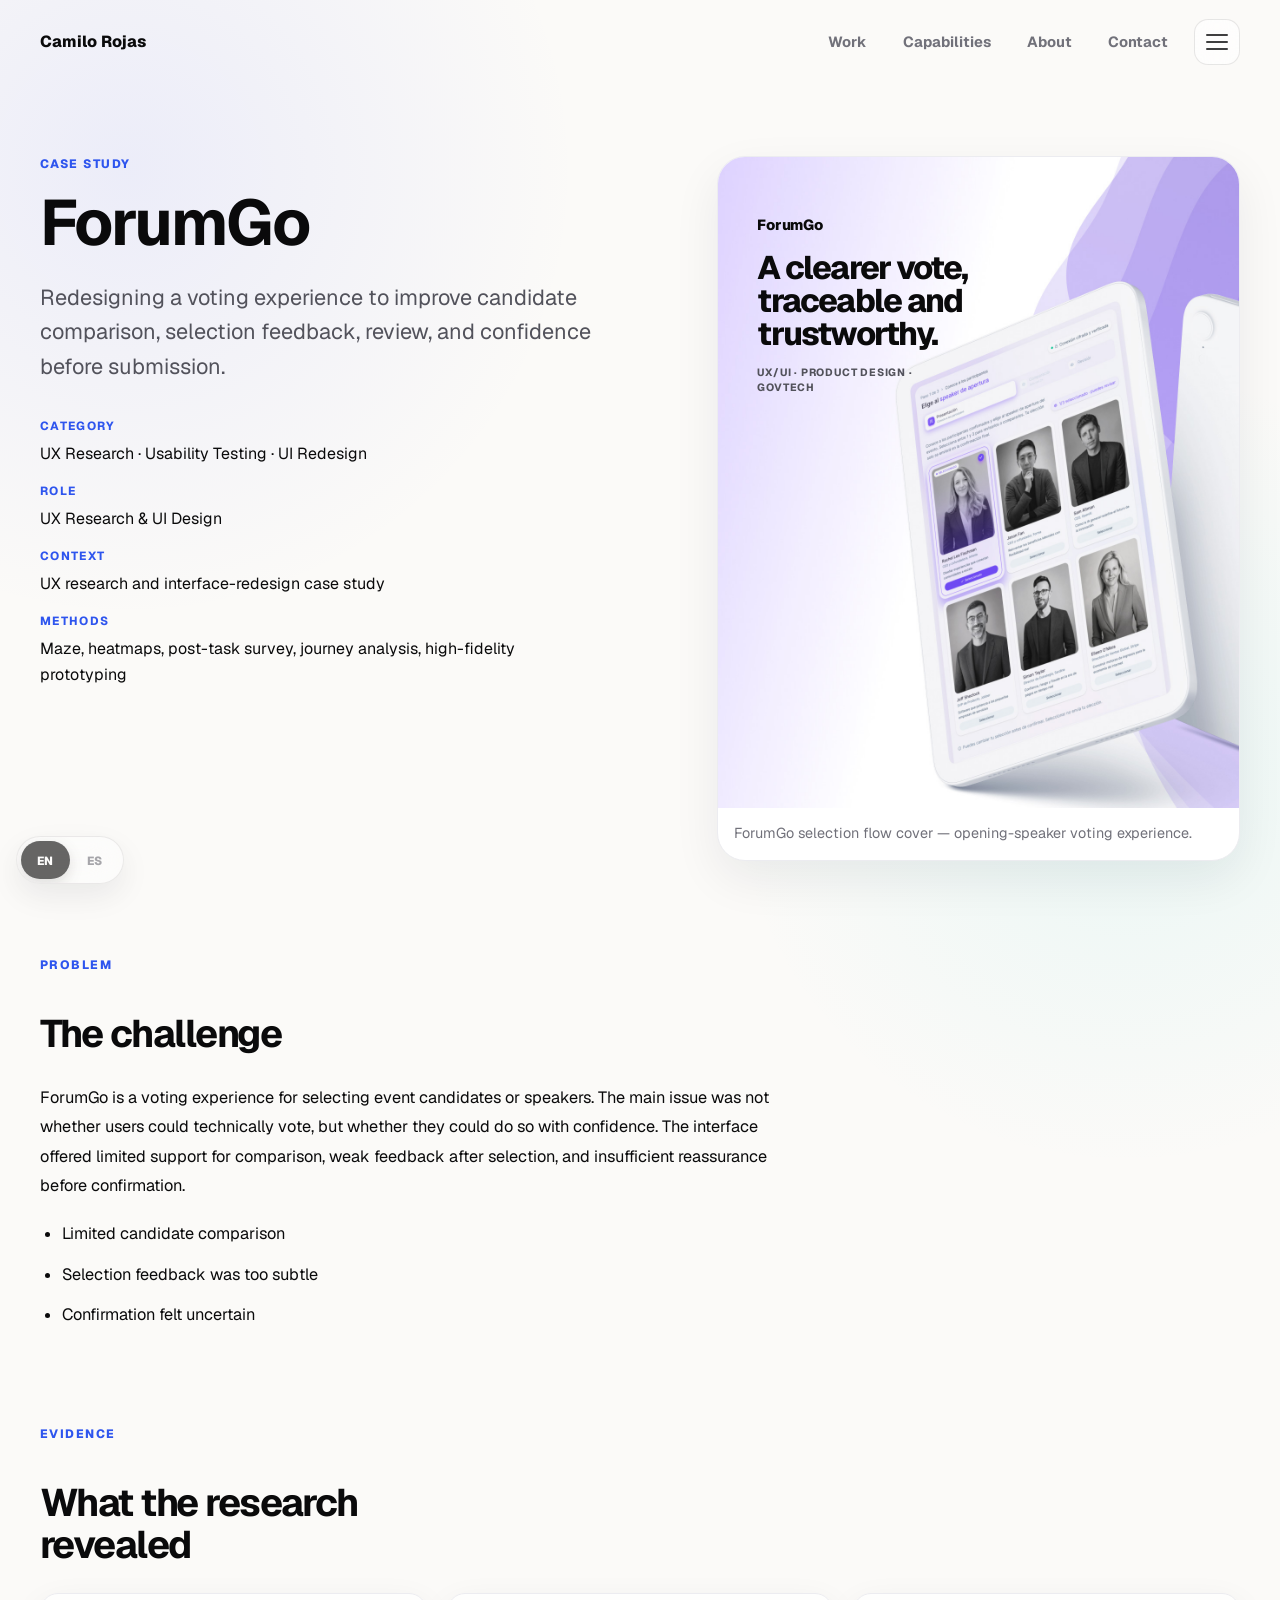
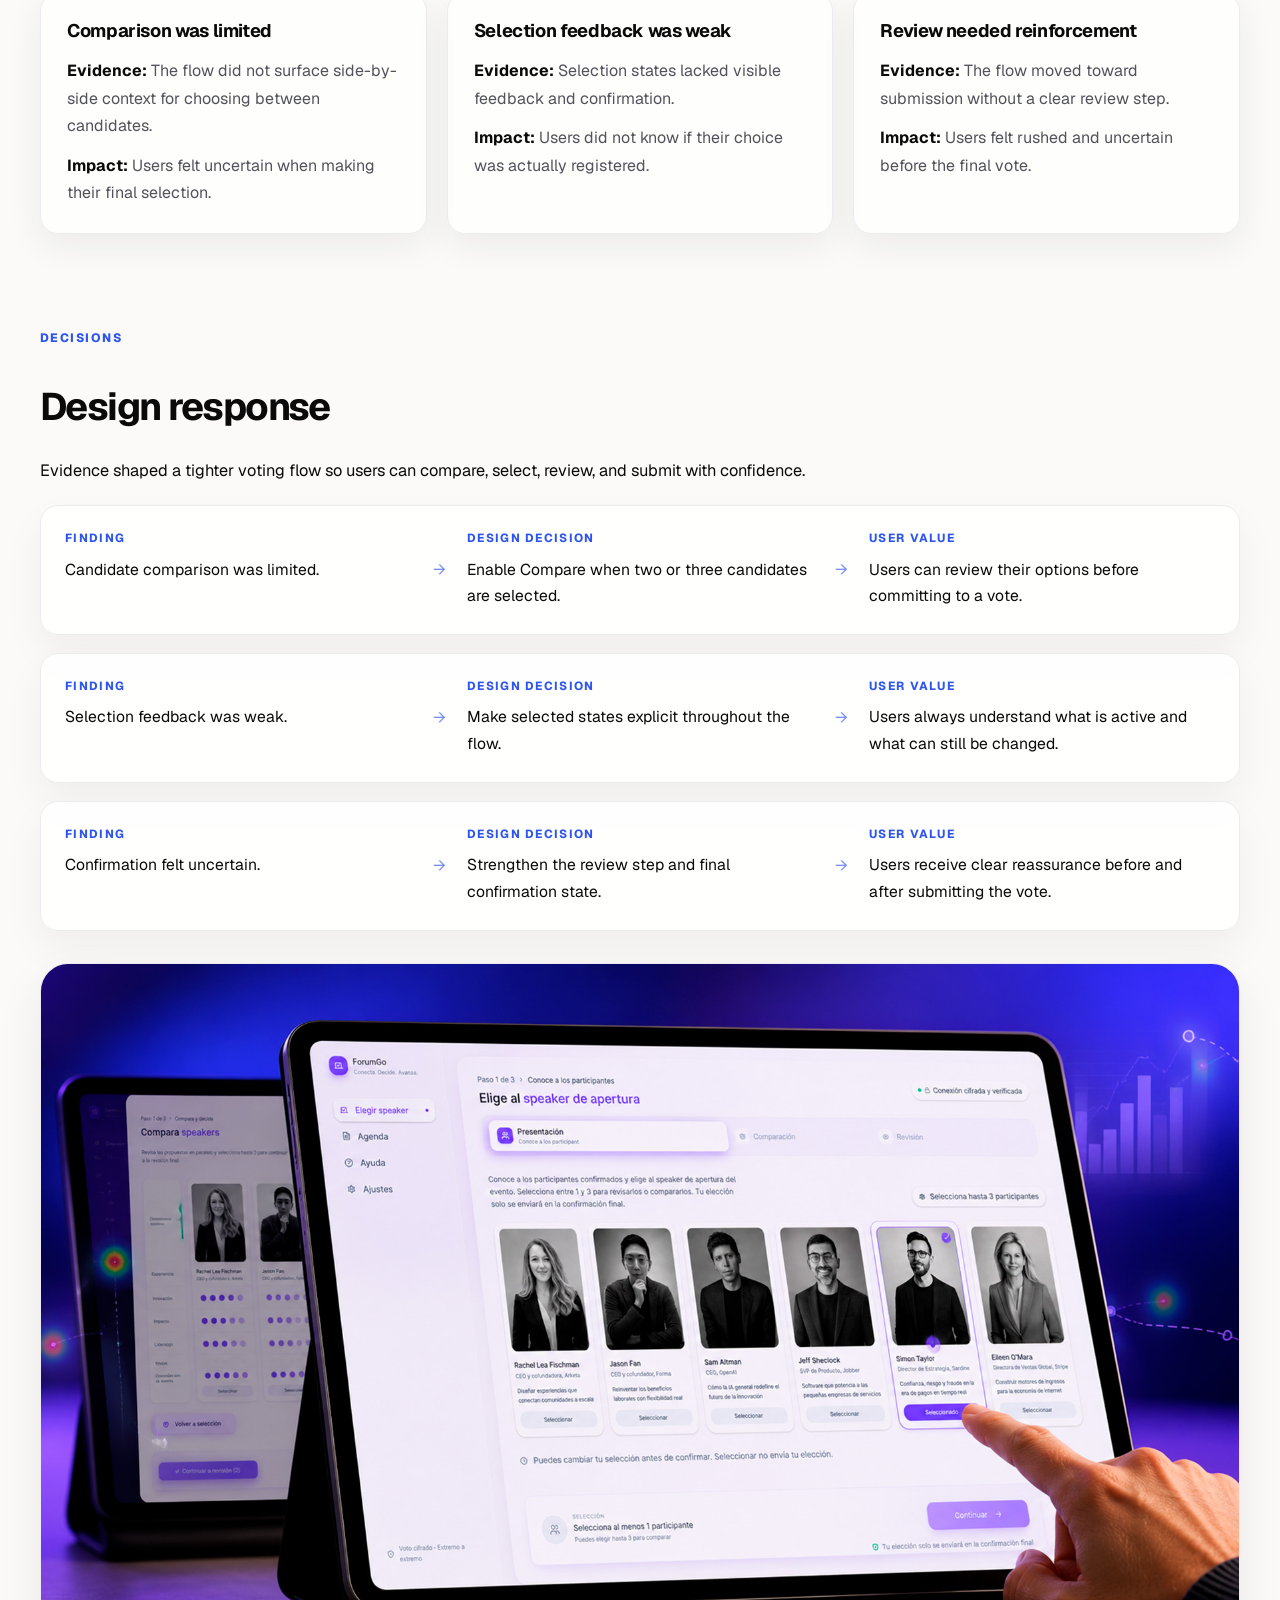
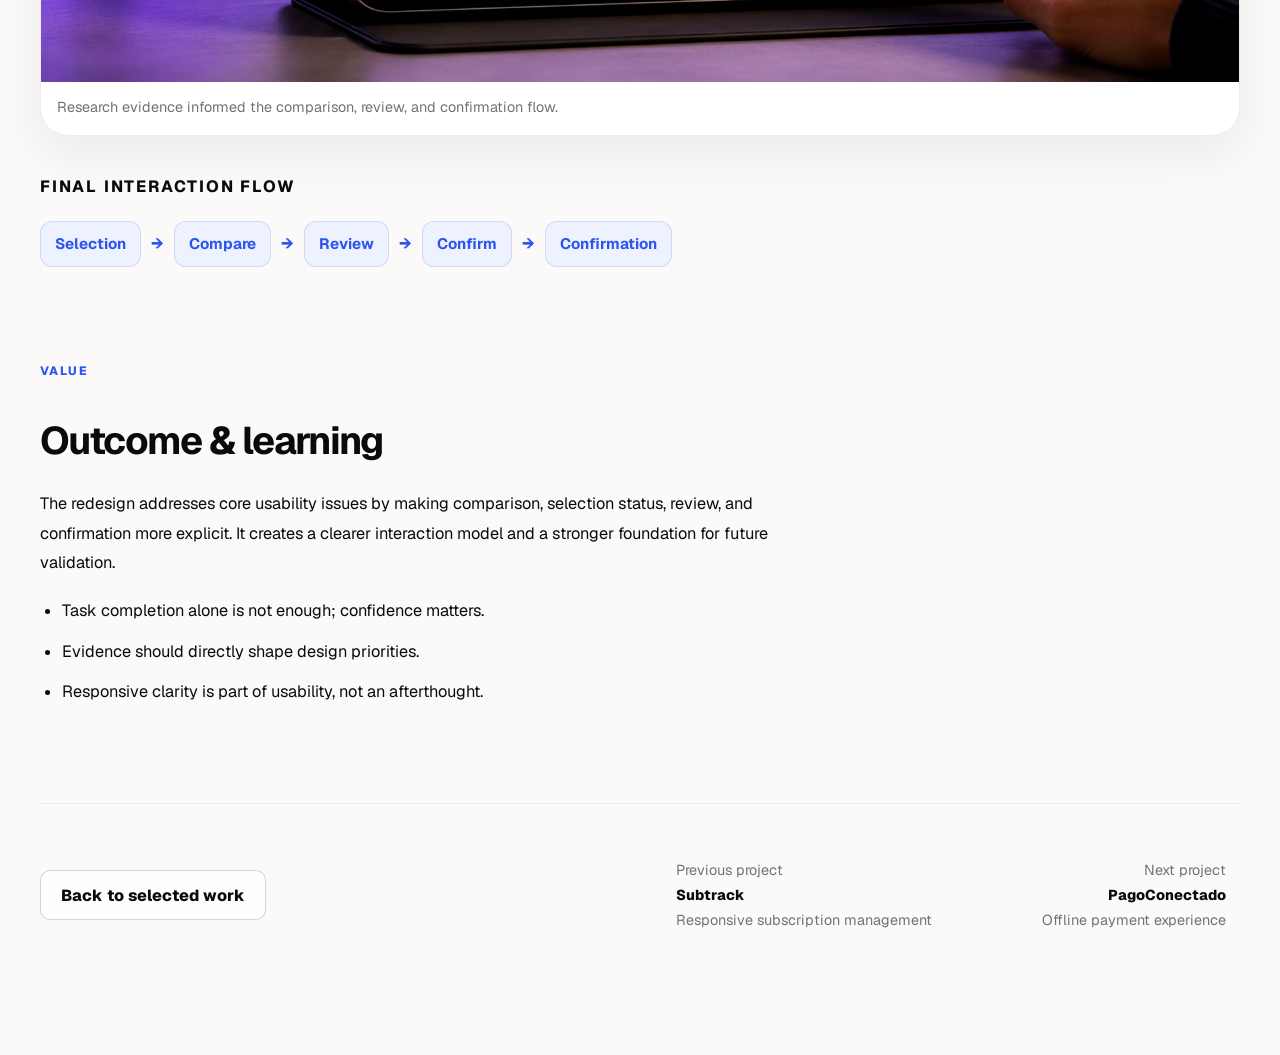
<file: work/forumgo.html>
<!DOCTYPE html>
<html lang="en">
<head><!-- Google Tag Manager --><script>(function(w,d,s,l,i){w[l]=w[l]||[];w[l].push({'gtm.start':
new Date().getTime(),event:'gtm.js'});var f=d.getElementsByTagName(s)[0],
j=d.createElement(s),dl=l!='dataLayer'?'&l='+l:'';j.async=true;j.src=
'https://www.googletagmanager.com/gtm.js?id='+i+dl;f.parentNode.insertBefore(j,f);
})(window,document,'script','dataLayer','GTM-NS6PZJFH');</script><!-- End Google Tag Manager -->
<meta charset="utf-8"/>
<meta content="width=device-width, initial-scale=1" name="viewport"/>
<title>ForumGo Case Study — Camilo Rojas</title>
<meta content="UX research and UI redesign case study by Camilo Rojas, focused on improving candidate comparison, voting feedback, review, and confirmation." name="description"/>
<meta content="article" property="og:type"/><meta content="ForumGo Case Study — Camilo Rojas" property="og:title"/><meta content="UX research and UI redesign case study by Camilo Rojas, focused on improving candidate comparison, voting feedback, review, and confirmation." property="og:description"/><meta content="https://camilorojas.design/work/forumgo.html" property="og:url"/><meta content="en_US" property="og:locale"/><meta content="es_CO" property="og:locale:alternate"/><link href="https://camilorojas.design/work/forumgo.html" rel="canonical"/><link href="https://camilorojas.design/work/forumgo.html" hreflang="en" rel="alternate"/><link href="https://camilorojas.design/es/work/forumgo.html" hreflang="es" rel="alternate"/><link href="https://camilorojas.design/work/forumgo.html" hreflang="x-default" rel="alternate"/>
<link href="/assets/icons/favicon.svg" rel="icon" type="image/svg+xml"/>
<link as="font" crossorigin="" href="/assets/fonts/Geist-Variable.woff2" rel="preload" type="font/woff2"/>
<link href="/styles.css" rel="stylesheet"/>
<link href="/case-study.css" rel="stylesheet"/>
<script defer="" src="/script.js"></script>
</head>
<body data-page-id="forumgo" data-page-type="case_study"><!-- Google Tag Manager (noscript) --><noscript><iframe height="0" src="https://www.googletagmanager.com/ns.html?id=GTM-NS6PZJFH" style="display:none;visibility:hidden" width="0"></iframe></noscript><!-- End Google Tag Manager (noscript) -->
<a class="skip" href="#main">Skip to content</a>
<header class="header" data-header="">
<div class="shell nav">
<a class="brand" href="/">Camilo Rojas</a>
<div class="nav-main"><nav aria-label="Main navigation" class="navlinks" data-nav="" id="navlinks">
<a href="/#work">Work</a>
<a href="/#skills">Capabilities</a>
<a href="/#about">About</a>
<a href="/#contact">Contact</a>
</nav><button aria-controls="navlinks" aria-expanded="false" class="menu" data-menu="" type="button">Menu</button></div></div>
</header><nav aria-label="Language selector" class="language-switcher" data-active-language="en" data-language-switcher="">
<a aria-label="Switch to Spanish. Current language: English." class="language-switcher__toggle" data-language="es" data-language-switch="" data-switch-location="floating_bottom_left" href="/es/work/forumgo.html" hreflang="es" lang="es">
<span aria-hidden="true" class="language-switcher__slider"></span>
<span aria-current="true" class="language-switcher__option" data-language-option="en">EN</span>
<span class="language-switcher__option" data-language-option="es">ES</span>
</a>
</nav>
<main id="main">
<article class="shell case-study">
<section class="case-study-hero">
<div class="hero-copy reveal">
<p class="eyebrow">CASE STUDY</p>
<h1>ForumGo</h1>
<p class="lead">Redesigning a voting experience to improve candidate comparison, selection feedback, review, and confidence before submission.</p>
<div class="case-study-meta">
<div><span class="label mono">Category</span><p>UX Research · Usability Testing · UI Redesign</p></div>
<div><span class="label mono">Role</span><p>UX Research &amp; UI Design</p></div>
<div><span class="label mono">Context</span><p>UX research and interface-redesign case study</p></div>
<div><span class="label mono">Methods</span><p>Maze, heatmaps, post-task survey, journey analysis, high-fidelity prototyping</p></div>
</div>
</div>
<figure class="hero-figure case-hero-visual reveal">
<img alt="ForumGo case-study cover presenting a corporate govtech voting experience" decoding="async" height="1500" loading="eager" src="/assets/images/forumgo/forumgo-cover.webp" width="1200"/><div aria-hidden="true" class="cover-copy"><p class="cover-project">ForumGo</p><p class="cover-headline"><span>A clearer vote,</span><span>traceable and trustworthy.</span></p><p class="cover-discipline">UX/UI · Product Design · GovTech</p></div>
<figcaption>ForumGo selection flow cover — opening-speaker voting experience.</figcaption>
</figure>
</section>
<section class="case-study-section reveal">
<header class="section-title">
<p class="eyebrow">PROBLEM</p>
<h2>The challenge</h2>
</header>
<p>ForumGo is a voting experience for selecting event candidates or speakers. The main issue was not whether users could technically vote, but whether they could do so with confidence. The interface offered limited support for comparison, weak feedback after selection, and insufficient reassurance before confirmation.</p>
<ul class="challenge-list">
<li>Limited candidate comparison</li>
<li>Selection feedback was too subtle</li>
<li>Confirmation felt uncertain</li>
</ul>
</section>
<section class="case-study-section reveal">
<header class="section-title">
<p class="eyebrow">EVIDENCE</p>
<h2>What the research revealed</h2>
</header>
<div class="finding-grid">
<article class="finding-card">
<h3>Comparison was limited</h3>
<p class="evidence"><strong>Evidence:</strong> The flow did not surface side-by-side context for choosing between candidates.</p>
<p class="impact"><strong>Impact:</strong> Users felt uncertain when making their final selection.</p>
</article>
<article class="finding-card">
<h3>Selection feedback was weak</h3>
<p class="evidence"><strong>Evidence:</strong> Selection states lacked visible feedback and confirmation.</p>
<p class="impact"><strong>Impact:</strong> Users did not know if their choice was actually registered.</p>
</article>
<article class="finding-card">
<h3>Review needed reinforcement</h3>
<p class="evidence"><strong>Evidence:</strong> The flow moved toward submission without a clear review step.</p>
<p class="impact"><strong>Impact:</strong> Users felt rushed and uncertain before the final vote.</p>
</article>
</div>
</section>
<section class="case-study-section reveal">
<header class="section-title">
<p class="eyebrow">DECISIONS</p>
<h2>Design response</h2>
</header>
<p>Evidence shaped a tighter voting flow so users can compare, select, review, and submit with confidence.</p>
<div class="decision-chains">
<article class="decision-chain">
<div class="decision-cell finding">
<span class="decision-label">Finding</span>
<p>Candidate comparison was limited.</p>
</div>
<div aria-hidden="true" class="decision-connector"></div>
<div class="decision-cell decision">
<span class="decision-label">Design decision</span>
<p>Enable Compare when two or three candidates are selected.</p>
</div>
<div aria-hidden="true" class="decision-connector"></div>
<div class="decision-cell value">
<span class="decision-label">User value</span>
<p>Users can review their options before committing to a vote.</p>
</div>
</article>
<article class="decision-chain">
<div class="decision-cell finding">
<span class="decision-label">Finding</span>
<p>Selection feedback was weak.</p>
</div>
<div aria-hidden="true" class="decision-connector"></div>
<div class="decision-cell decision">
<span class="decision-label">Design decision</span>
<p>Make selected states explicit throughout the flow.</p>
</div>
<div aria-hidden="true" class="decision-connector"></div>
<div class="decision-cell value">
<span class="decision-label">User value</span>
<p>Users always understand what is active and what can still be changed.</p>
</div>
</article>
<article class="decision-chain">
<div class="decision-cell finding">
<span class="decision-label">Finding</span>
<p>Confirmation felt uncertain.</p>
</div>
<div aria-hidden="true" class="decision-connector"></div>
<div class="decision-cell decision">
<span class="decision-label">Design decision</span>
<p>Strengthen the review step and final confirmation state.</p>
</div>
<div aria-hidden="true" class="decision-connector"></div>
<div class="decision-cell value">
<span class="decision-label">User value</span>
<p>Users receive clear reassurance before and after submitting the vote.</p>
</div>
</article>
</div>
<figure class="case-feature-visual reveal">
<img alt="ForumGo comparison flow with Maze, heatmap, and usability-testing evidence overlays" decoding="async" height="1080" loading="lazy" src="/assets/images/forumgo/forumgo-compare-tablet.webp" width="1800"/>
<figcaption>Research evidence informed the comparison, review, and confirmation flow.</figcaption>
</figure>
<p class="flow-label">FINAL INTERACTION FLOW</p>
<div aria-label="ForumGo process flow" class="decision-flow">
<span class="flow-step">Selection</span>
<span aria-hidden="true" class="flow-divider">→</span>
<span class="flow-step">Compare</span>
<span aria-hidden="true" class="flow-divider">→</span>
<span class="flow-step">Review</span>
<span aria-hidden="true" class="flow-divider">→</span>
<span class="flow-step">Confirm</span>
<span aria-hidden="true" class="flow-divider">→</span>
<span class="flow-step">Confirmation</span>
</div>
</section>
<section class="case-study-section reveal">
<header class="section-title">
<p class="eyebrow">VALUE</p>
<h2>Outcome &amp; learning</h2>
</header>
<p>The redesign addresses core usability issues by making comparison, selection status, review, and confirmation more explicit. It creates a clearer interaction model and a stronger foundation for future validation.</p>
<ul class="challenge-list">
<li>Task completion alone is not enough; confidence matters.</li>
<li>Evidence should directly shape design priorities.</li>
<li>Responsive clarity is part of usability, not an afterthought.</li>
</ul>
</section>
<footer class="case-study-footer">
<div class="footer-actions">
<a class="btn secondary" href="/#work">Back to selected work</a>
<nav aria-label="Case study navigation" class="project-pagination"><a aria-label="View previous project: Subtrack" class="project-nav-link previous-project" href="/work/subtrack.html"><p>Previous project</p><p class="next-title">Subtrack</p><p class="next-note">Responsive subscription management</p></a><a aria-label="View next project: PagoConectado" class="project-nav-link next-project" href="/work/pagoconectado.html"><p>Next project</p><p class="next-title">PagoConectado</p><p class="next-note">Offline payment experience</p></a></nav></div>
</footer>
</article>
</main>
</body>
</html>
</file>
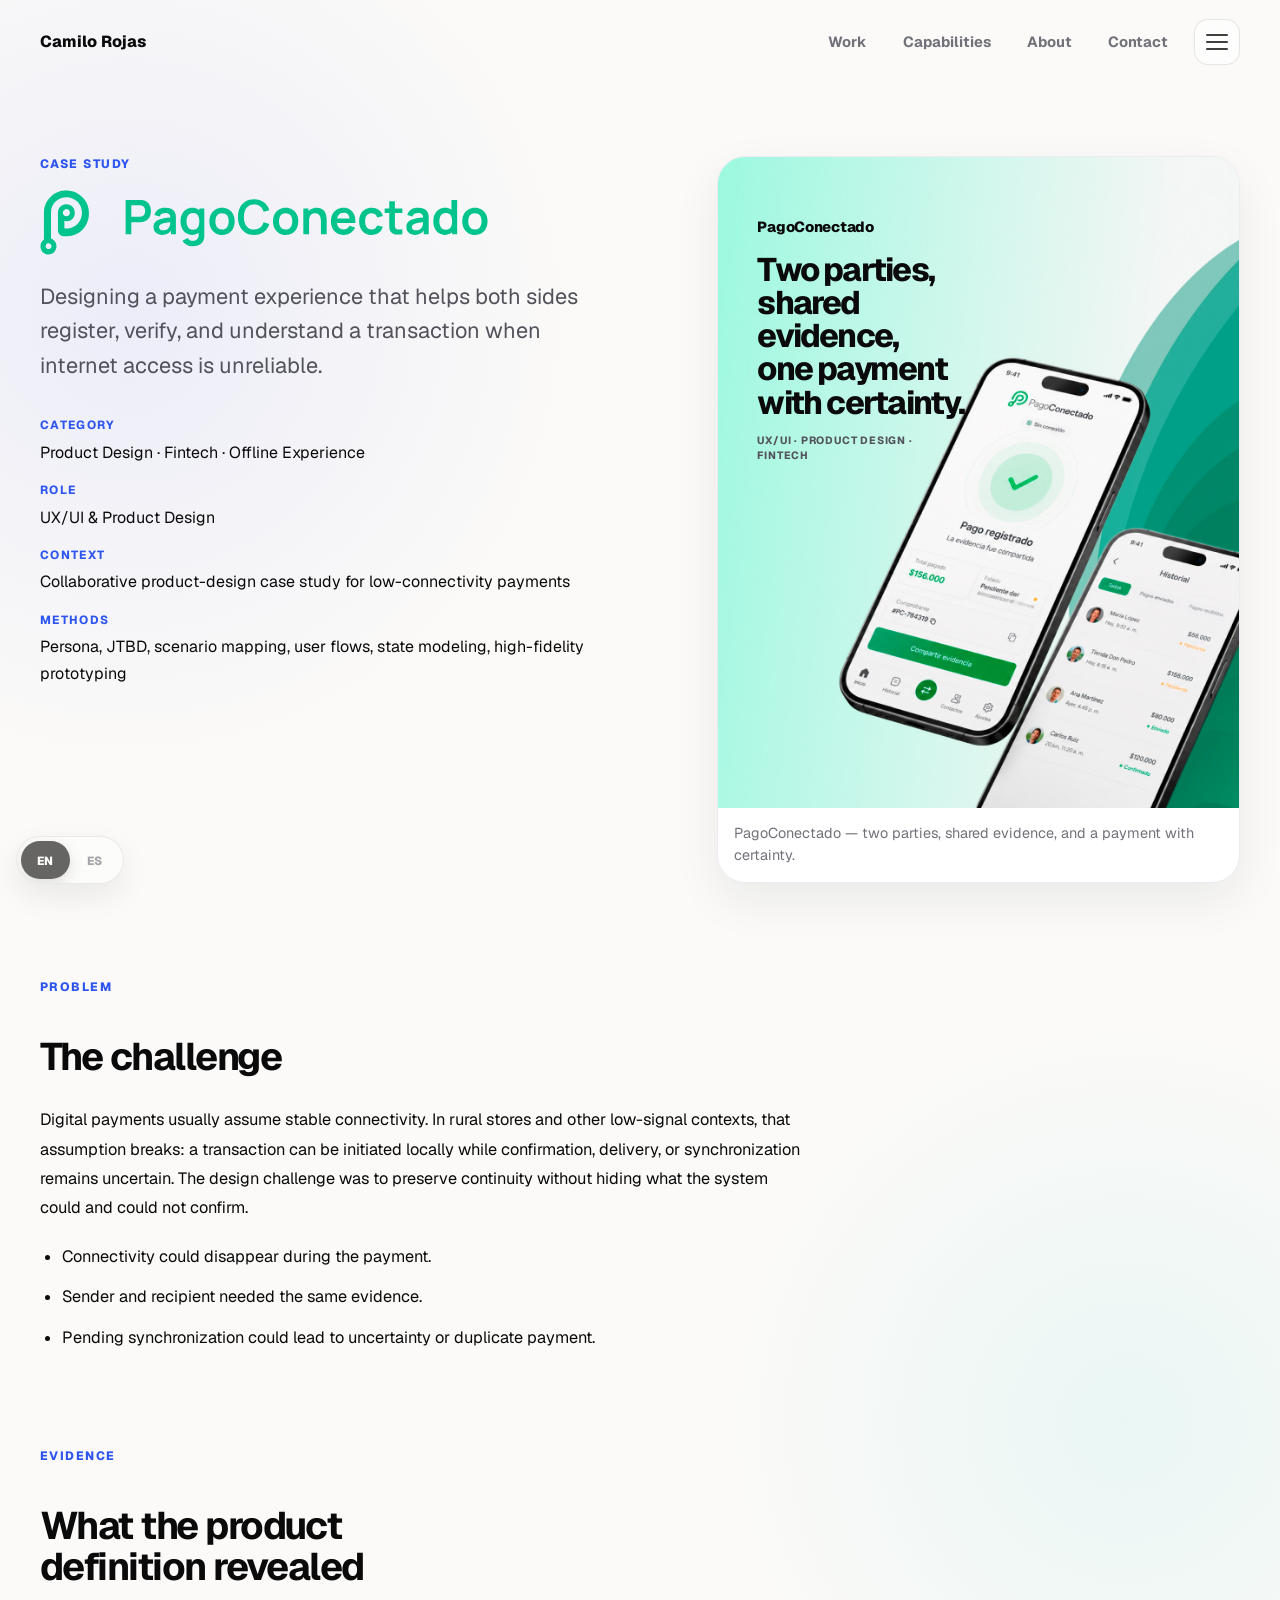
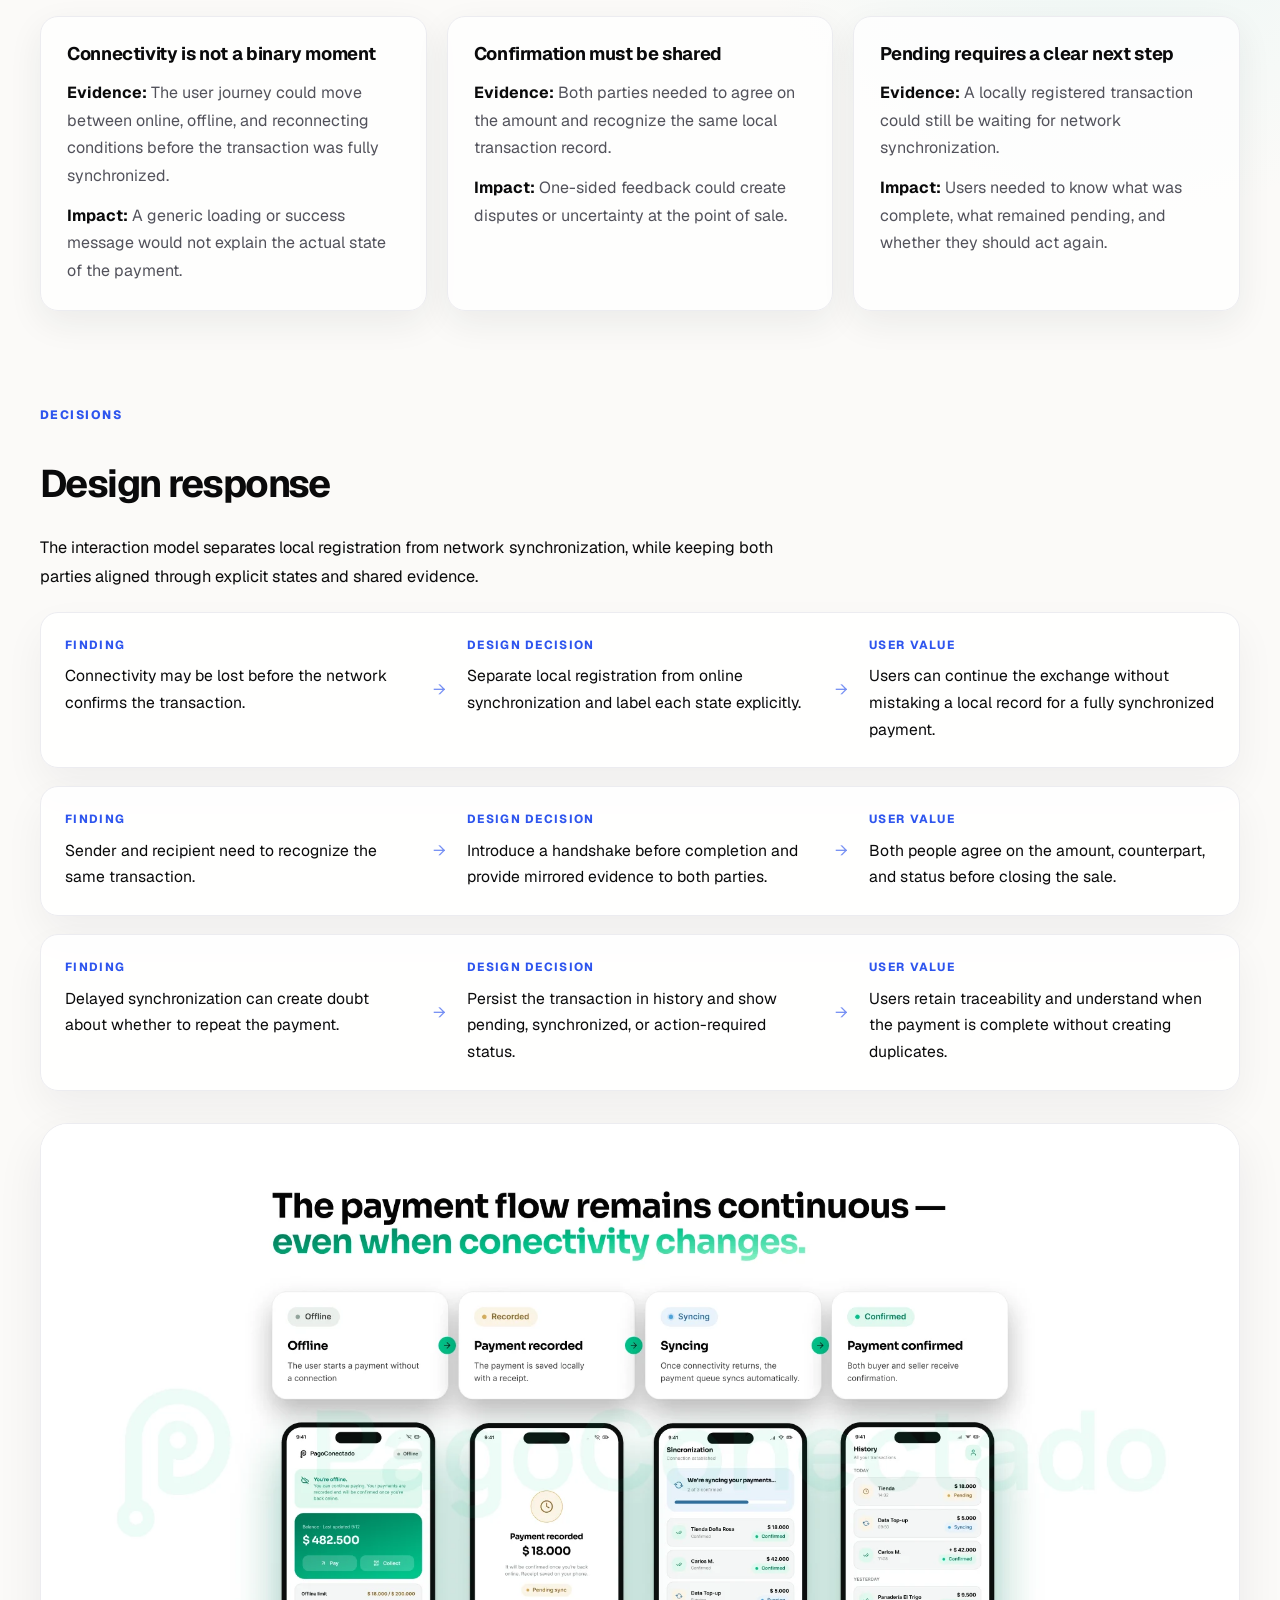
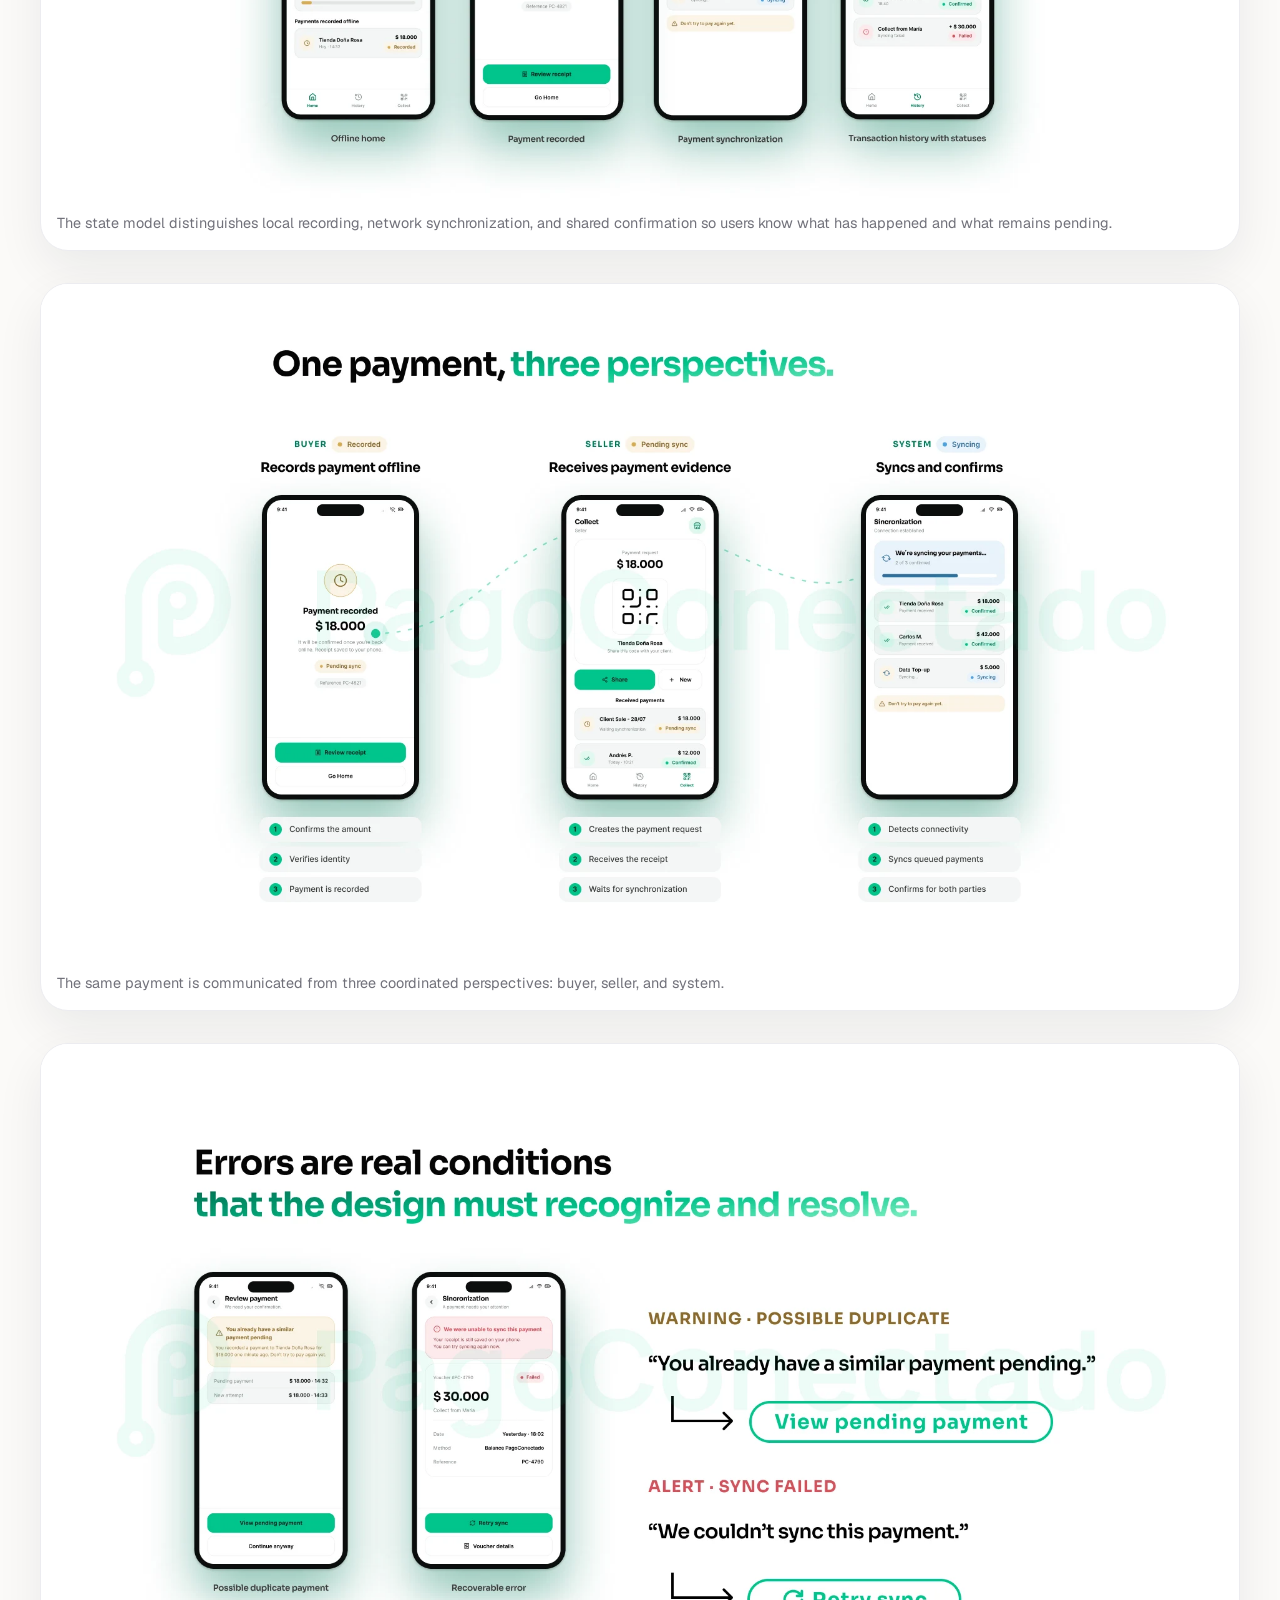
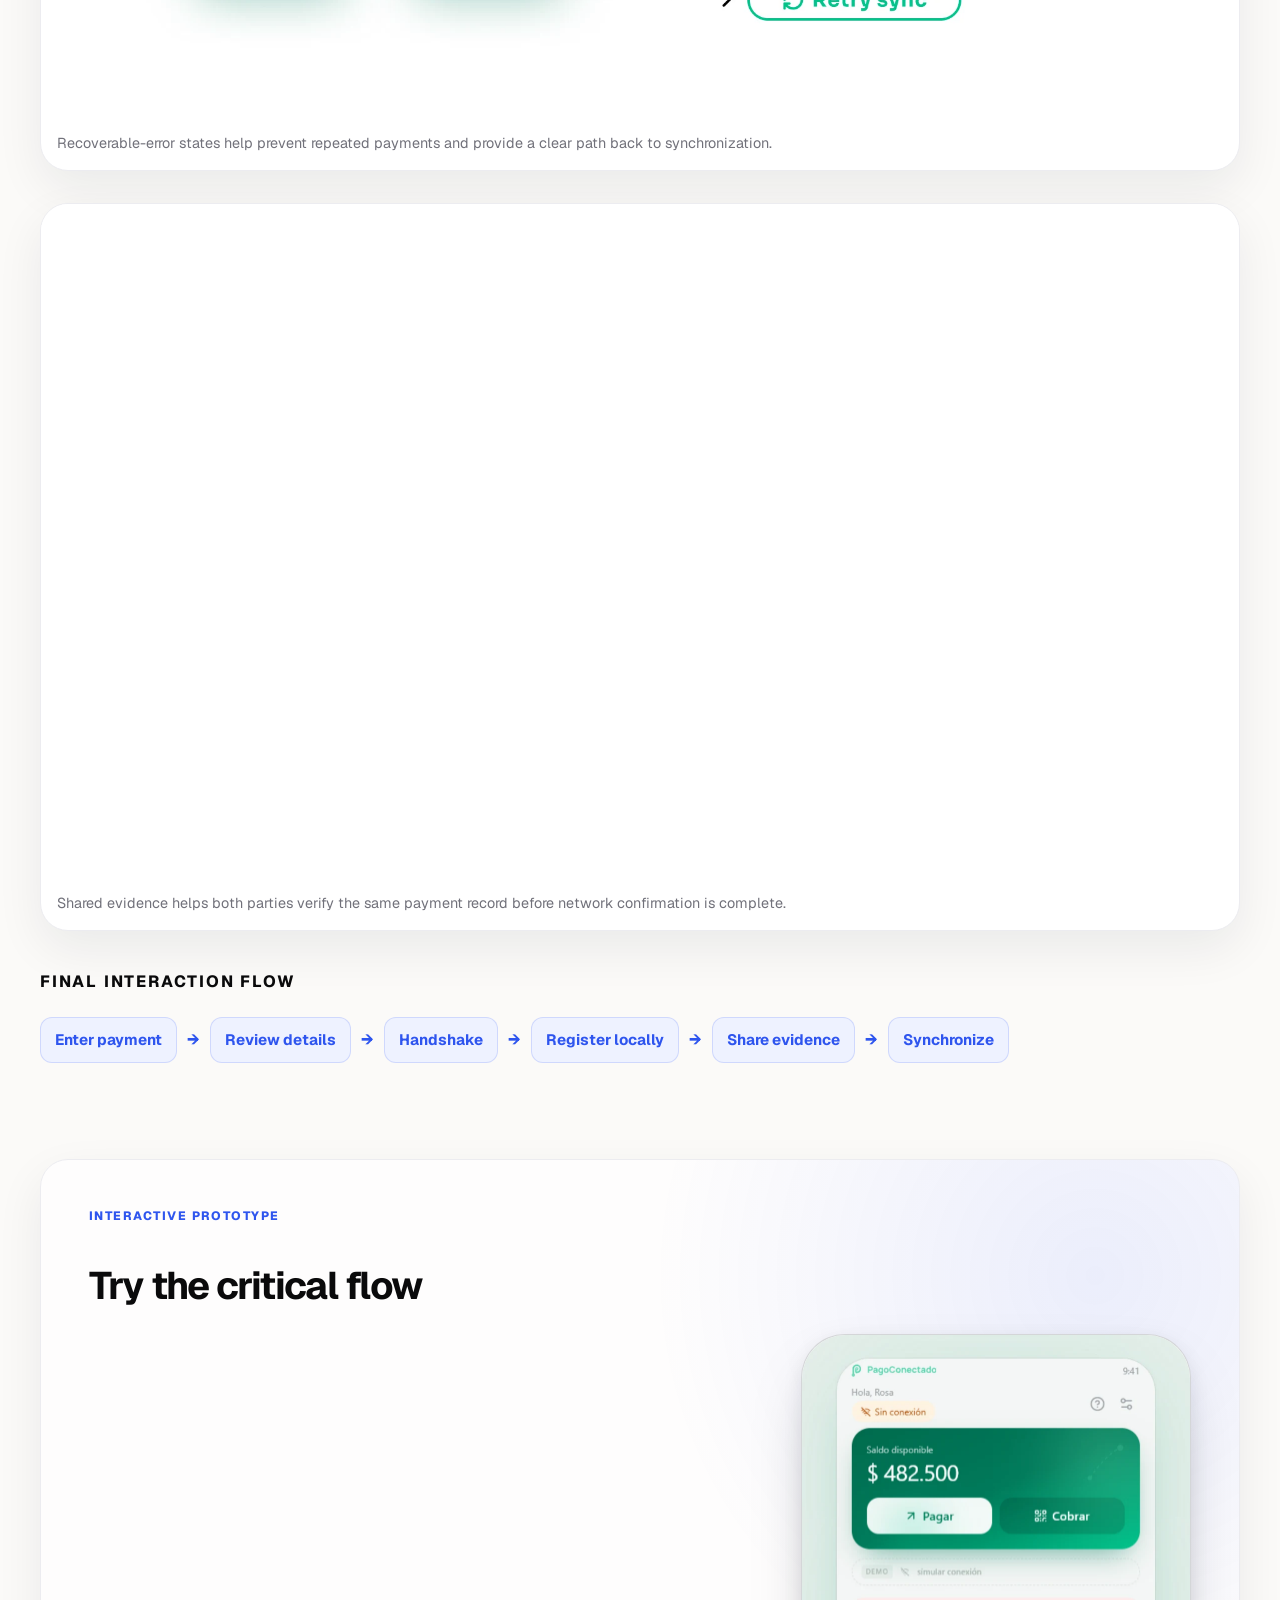
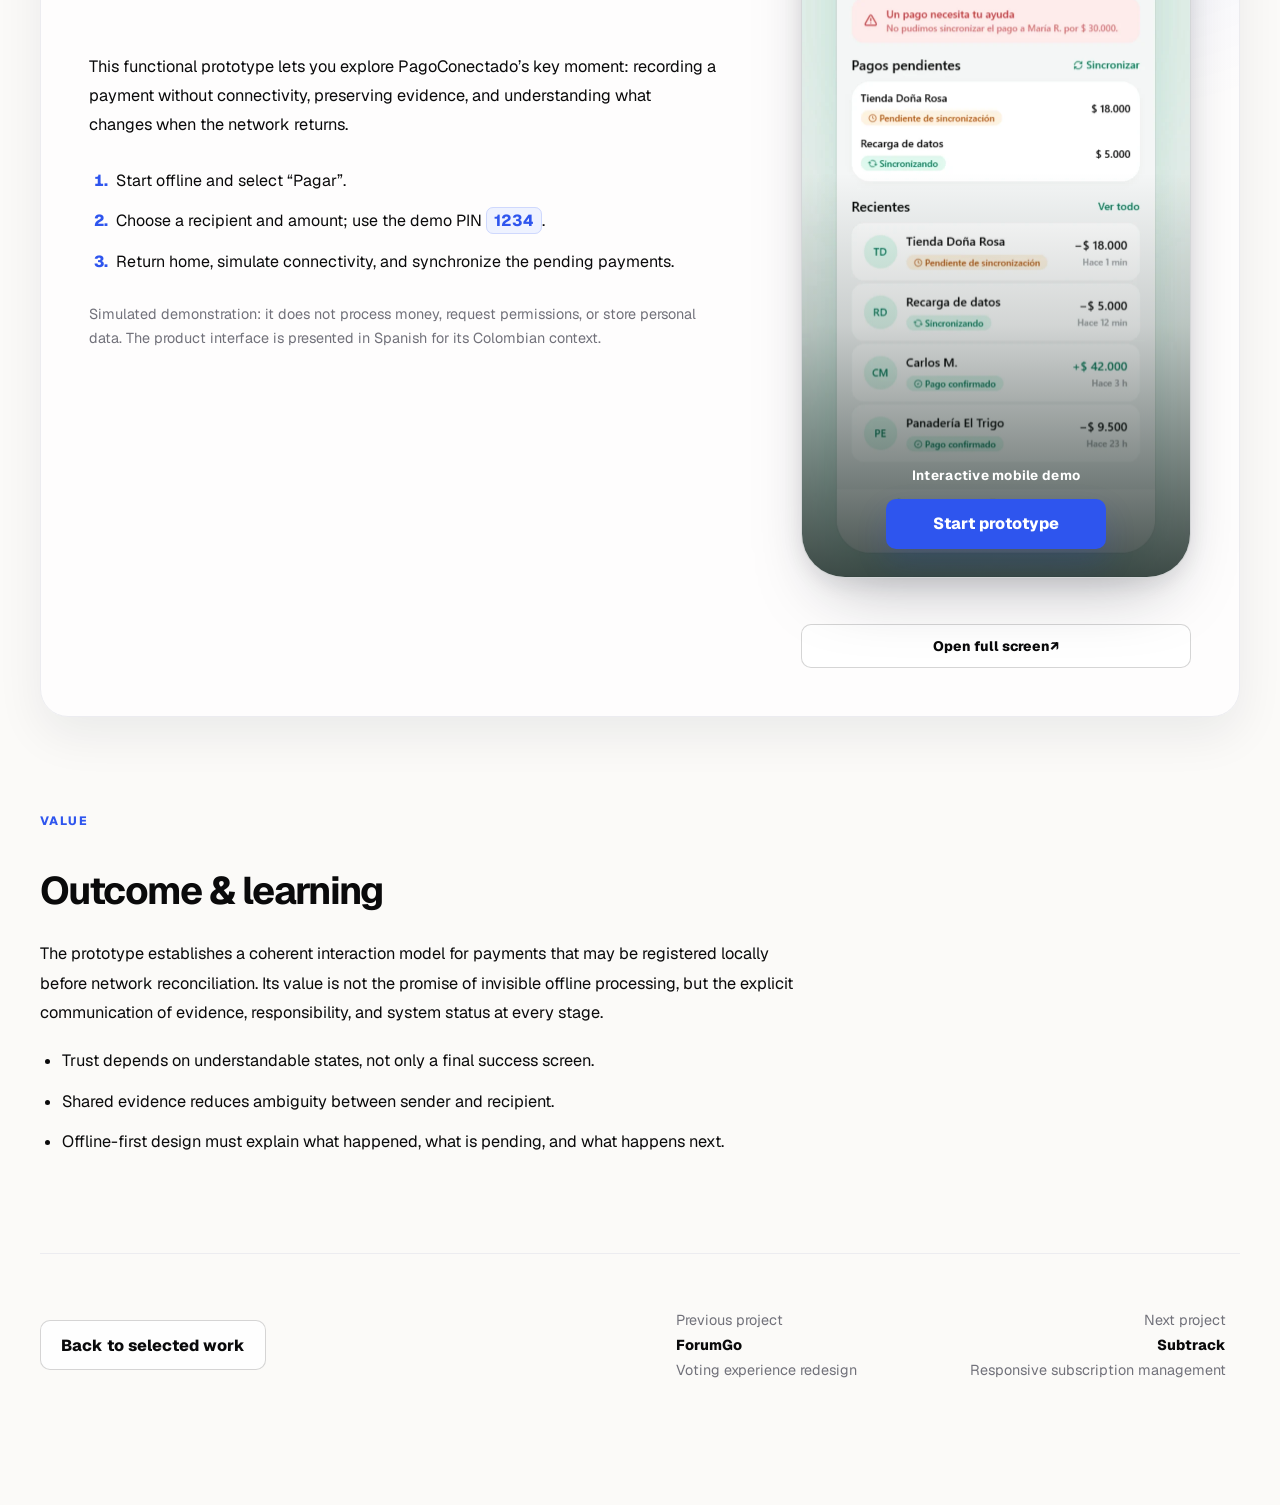
<file: work/pagoconectado.html>
<!DOCTYPE html>
<html lang="en">
<head><!-- Google Tag Manager --><script>(function(w,d,s,l,i){w[l]=w[l]||[];w[l].push({'gtm.start':
new Date().getTime(),event:'gtm.js'});var f=d.getElementsByTagName(s)[0],
j=d.createElement(s),dl=l!='dataLayer'?'&l='+l:'';j.async=true;j.src=
'https://www.googletagmanager.com/gtm.js?id='+i+dl;f.parentNode.insertBefore(j,f);
})(window,document,'script','dataLayer','GTM-NS6PZJFH');</script><!-- End Google Tag Manager -->
<meta charset="utf-8"/>
<meta content="width=device-width, initial-scale=1" name="viewport"/>
<title>PagoConectado Case Study — Camilo Rojas</title>
<meta content="Product design case study by Camilo Rojas focused on offline payments, shared transaction evidence, explicit system states, and synchronization after connectivity returns." name="description"/>
<meta content="article" property="og:type"/><meta content="PagoConectado Case Study — Camilo Rojas" property="og:title"/><meta content="Product design case study by Camilo Rojas focused on offline payments, shared transaction evidence, explicit system states, and synchronization after connectivity returns." property="og:description"/><meta content="https://camilorojas.design/work/pagoconectado.html" property="og:url"/><meta content="en_US" property="og:locale"/><meta content="es_CO" property="og:locale:alternate"/><link href="https://camilorojas.design/work/pagoconectado.html" rel="canonical"/><link href="https://camilorojas.design/work/pagoconectado.html" hreflang="en" rel="alternate"/><link href="https://camilorojas.design/es/work/pagoconectado.html" hreflang="es" rel="alternate"/><link href="https://camilorojas.design/work/pagoconectado.html" hreflang="x-default" rel="alternate"/>
<meta content="https://camilorojas.design/assets/images/pagoconectado/pagoconectado-og.png" property="og:image"/>
<meta content="1200" property="og:image:width"/>
<meta content="630" property="og:image:height"/>
<meta content="image/png" property="og:image:type"/>
<meta content="PagoConectado case study cover showing the product logo, interface screens, and an offline payment flow." property="og:image:alt"/>
<meta content="summary_large_image" name="twitter:card"/>
<meta content="PagoConectado Case Study — Camilo Rojas" name="twitter:title"/>
<meta content="Product design case study by Camilo Rojas focused on offline payments, shared transaction evidence, explicit system states, and synchronization after connectivity returns." name="twitter:description"/>
<meta content="https://camilorojas.design/assets/images/pagoconectado/pagoconectado-og.png" name="twitter:image"/>
<meta content="PagoConectado case study cover showing the product logo, interface screens, and an offline payment flow." name="twitter:image:alt"/>
<link href="/assets/icons/favicon.svg" rel="icon" type="image/svg+xml"/>
<link as="font" crossorigin="" href="/assets/fonts/Geist-Variable.woff2" rel="preload" type="font/woff2"/>
<link href="/styles.css" rel="stylesheet"/>
<link href="/case-study.css" rel="stylesheet"/>
<script defer="" src="/script.js"></script>
</head>
<body data-page-id="pagoconectado" data-page-type="case_study"><!-- Google Tag Manager (noscript) --><noscript><iframe height="0" src="https://www.googletagmanager.com/ns.html?id=GTM-NS6PZJFH" style="display:none;visibility:hidden" width="0"></iframe></noscript><!-- End Google Tag Manager (noscript) -->
<a class="skip" href="#main">Skip to content</a>
<header class="header" data-header="">
<div class="shell nav">
<a class="brand" href="/">Camilo Rojas</a>
<div class="nav-main"><nav aria-label="Main navigation" class="navlinks" data-nav="" id="navlinks">
<a href="/#work">Work</a>
<a href="/#skills">Capabilities</a>
<a href="/#about">About</a>
<a href="/#contact">Contact</a>
</nav><button aria-controls="navlinks" aria-expanded="false" class="menu" data-menu="" type="button">Menu</button></div></div>
</header><nav aria-label="Language selector" class="language-switcher" data-active-language="en" data-language-switcher="">
<a aria-label="Switch to Spanish. Current language: English." class="language-switcher__toggle" data-language="es" data-language-switch="" data-switch-location="floating_bottom_left" href="/es/work/pagoconectado.html" hreflang="es" lang="es">
<span aria-hidden="true" class="language-switcher__slider"></span>
<span aria-current="true" class="language-switcher__option" data-language-option="en">EN</span>
<span class="language-switcher__option" data-language-option="es">ES</span>
</a>
</nav>
<main id="main">
<article class="shell case-study">
<section class="case-study-hero">
<div class="hero-copy reveal">
<p class="eyebrow">CASE STUDY</p>
<h1 class="case-brand-title">
<img alt="PagoConectado" decoding="async" height="142" loading="eager" src="/assets/images/pagoconectado/PagoConectado-logo-full.svg" width="992"/>
</h1>
<p class="lead">Designing a payment experience that helps both sides register, verify, and understand a transaction when internet access is unreliable.</p>
<div class="case-study-meta">
<div><span class="label mono">Category</span><p>Product Design · Fintech · Offline Experience</p></div>
<div><span class="label mono">Role</span><p>UX/UI &amp; Product Design</p></div>
<div><span class="label mono">Context</span><p>Collaborative product-design case study for low-connectivity payments</p></div>
<div><span class="label mono">Methods</span><p>Persona, JTBD, scenario mapping, user flows, state modeling, high-fidelity prototyping</p></div>
</div>
</div>
<figure class="hero-figure case-hero-visual reveal">
<img alt="PagoConectado case-study cover presenting an offline fintech payment experience" decoding="async" height="1500" loading="eager" src="/assets/images/pagoconectado/pagoconectado-cover.webp" width="1200"/><div aria-hidden="true" class="cover-copy"><p class="cover-project">PagoConectado</p><p class="cover-headline"><span>Two parties, shared evidence,</span><span>one payment with certainty.</span></p><p class="cover-discipline">UX/UI · Product Design · Fintech</p></div>
<figcaption>PagoConectado — two parties, shared evidence, and a payment with certainty.</figcaption>
</figure>
</section>
<section class="case-study-section reveal">
<header class="section-title">
<p class="eyebrow">PROBLEM</p>
<h2>The challenge</h2>
</header>
<p>Digital payments usually assume stable connectivity. In rural stores and other low-signal contexts, that assumption breaks: a transaction can be initiated locally while confirmation, delivery, or synchronization remains uncertain. The design challenge was to preserve continuity without hiding what the system could and could not confirm.</p>
<ul class="challenge-list">
<li>Connectivity could disappear during the payment.</li>
<li>Sender and recipient needed the same evidence.</li>
<li>Pending synchronization could lead to uncertainty or duplicate payment.</li>
</ul>
</section>
<section class="case-study-section reveal">
<header class="section-title">
<p class="eyebrow">EVIDENCE</p>
<h2>What the product definition revealed</h2>
</header>
<div class="finding-grid">
<article class="finding-card">
<h3>Connectivity is not a binary moment</h3>
<p class="evidence"><strong>Evidence:</strong> The user journey could move between online, offline, and reconnecting conditions before the transaction was fully synchronized.</p>
<p class="impact"><strong>Impact:</strong> A generic loading or success message would not explain the actual state of the payment.</p>
</article>
<article class="finding-card">
<h3>Confirmation must be shared</h3>
<p class="evidence"><strong>Evidence:</strong> Both parties needed to agree on the amount and recognize the same local transaction record.</p>
<p class="impact"><strong>Impact:</strong> One-sided feedback could create disputes or uncertainty at the point of sale.</p>
</article>
<article class="finding-card">
<h3>Pending requires a clear next step</h3>
<p class="evidence"><strong>Evidence:</strong> A locally registered transaction could still be waiting for network synchronization.</p>
<p class="impact"><strong>Impact:</strong> Users needed to know what was complete, what remained pending, and whether they should act again.</p>
</article>
</div>
</section>
<section class="case-study-section reveal">
<header class="section-title">
<p class="eyebrow">DECISIONS</p>
<h2>Design response</h2>
</header>
<p>The interaction model separates local registration from network synchronization, while keeping both parties aligned through explicit states and shared evidence.</p>
<div class="decision-chains">
<article class="decision-chain">
<div class="decision-cell finding">
<span class="decision-label">Finding</span>
<p>Connectivity may be lost before the network confirms the transaction.</p>
</div>
<div aria-hidden="true" class="decision-connector"></div>
<div class="decision-cell decision">
<span class="decision-label">Design decision</span>
<p>Separate local registration from online synchronization and label each state explicitly.</p>
</div>
<div aria-hidden="true" class="decision-connector"></div>
<div class="decision-cell value">
<span class="decision-label">User value</span>
<p>Users can continue the exchange without mistaking a local record for a fully synchronized payment.</p>
</div>
</article>
<article class="decision-chain">
<div class="decision-cell finding">
<span class="decision-label">Finding</span>
<p>Sender and recipient need to recognize the same transaction.</p>
</div>
<div aria-hidden="true" class="decision-connector"></div>
<div class="decision-cell decision">
<span class="decision-label">Design decision</span>
<p>Introduce a handshake before completion and provide mirrored evidence to both parties.</p>
</div>
<div aria-hidden="true" class="decision-connector"></div>
<div class="decision-cell value">
<span class="decision-label">User value</span>
<p>Both people agree on the amount, counterpart, and status before closing the sale.</p>
</div>
</article>
<article class="decision-chain">
<div class="decision-cell finding">
<span class="decision-label">Finding</span>
<p>Delayed synchronization can create doubt about whether to repeat the payment.</p>
</div>
<div aria-hidden="true" class="decision-connector"></div>
<div class="decision-cell decision">
<span class="decision-label">Design decision</span>
<p>Persist the transaction in history and show pending, synchronized, or action-required status.</p>
</div>
<div aria-hidden="true" class="decision-connector"></div>
<div class="decision-cell value">
<span class="decision-label">User value</span>
<p>Users retain traceability and understand when the payment is complete without creating duplicates.</p>
</div>
</article>
</div>
<div class="case-context-gallery">
<figure class="case-feature-visual reveal">
<img alt="PagoConectado state sequence from offline registration through synchronization and shared confirmation" decoding="async" height="1080" loading="lazy" src="/assets/images/pagoconectado/EN/1_EN_PagoConectado_estados.webp" width="1920"/>
<figcaption>The state model distinguishes local recording, network synchronization, and shared confirmation so users know what has happened and what remains pending.</figcaption>
</figure>
<figure class="case-feature-visual reveal">
<img alt="PagoConectado screens coordinating the buyer, seller, and system perspectives of the same payment" decoding="async" height="1080" loading="lazy" src="/assets/images/pagoconectado/EN/2_EN_PagoConectado_pantallas.webp" width="1920"/>
<figcaption>The same payment is communicated from three coordinated perspectives: buyer, seller, and system.</figcaption>
</figure>
<figure class="case-feature-visual reveal">
<img alt="PagoConectado interfaces warning about a possible duplicate and offering a synchronization retry" decoding="async" height="1080" loading="lazy" src="/assets/images/pagoconectado/EN/3_EN_PagoConectado_erroresrecuperables.webp" width="1920"/>
<figcaption>Recoverable-error states help prevent repeated payments and provide a clear path back to synchronization.</figcaption>
</figure>
<figure class="case-feature-visual reveal">
<img alt="Buyer and seller verifying the same PagoConectado payment record in a low-connectivity store" decoding="async" height="1080" loading="lazy" src="/assets/images/pagoconectado/EN/4_EN_PagoConectado_escenarioreal.webp" width="1920"/>
<figcaption>Shared evidence helps both parties verify the same payment record before network confirmation is complete.</figcaption>
</figure>
</div>
<p class="flow-label">FINAL INTERACTION FLOW</p>
<div aria-label="PagoConectado process flow" class="decision-flow">
<span class="flow-step">Enter payment</span>
<span aria-hidden="true" class="flow-divider">→</span>
<span class="flow-step">Review details</span>
<span aria-hidden="true" class="flow-divider">→</span>
<span class="flow-step">Handshake</span>
<span aria-hidden="true" class="flow-divider">→</span>
<span class="flow-step">Register locally</span>
<span aria-hidden="true" class="flow-divider">→</span>
<span class="flow-step">Share evidence</span>
<span aria-hidden="true" class="flow-divider">→</span>
<span class="flow-step">Synchronize</span>
</div>
</section>
<section aria-labelledby="prototype-title" class="case-study-section prototype-section reveal" id="prototype">
<header class="section-title">
<p class="eyebrow">INTERACTIVE PROTOTYPE</p>
<h2 id="prototype-title">Try the critical flow</h2>
</header>
<div class="prototype-layout">
<div class="prototype-copy">
<p>This functional prototype lets you explore PagoConectado’s key moment: recording a payment without connectivity, preserving evidence, and understanding what changes when the network returns.</p>
<ol class="prototype-steps">
<li>Start offline and select <span lang="es">“Pagar”</span>.</li>
<li>Choose a recipient and amount; use the demo PIN <code>1234</code>.</li>
<li>Return home, simulate connectivity, and synchronize the pending payments.</li>
</ol>
<p class="prototype-note" id="prototype-note-en">Simulated demonstration: it does not process money, request permissions, or store personal data. The product interface is presented in Spanish for its Colombian context.</p>
</div>
<div class="prototype-demo" data-prototype-demo="">
<div class="prototype-device">
<img alt="" aria-hidden="true" class="prototype-poster" decoding="async" height="1688" loading="lazy" src="/assets/images/pagoconectado/prototype-poster.webp" width="780"/>
<iframe allow="camera 'none'; microphone 'none'; geolocation 'none'; payment 'none'" aria-describedby="prototype-note-en" class="prototype-frame" data-src="/assets/prototypes/pagoconectado/index.html" loading="lazy" referrerpolicy="no-referrer" sandbox="allow-scripts allow-same-origin" tabindex="-1" title="Interactive mobile prototype of PagoConectado"></iframe>
<div class="prototype-launch">
<p>Interactive mobile demo</p>
<button class="btn primary prototype-start" data-loading-label="Loading prototype…" data-prototype-start="" data-retry-label="Try again" type="button">Start prototype</button>
</div>
</div>
<p aria-live="polite" class="prototype-status" data-prototype-status="" role="status"></p>
<div class="prototype-actions">
<button class="btn secondary prototype-control" data-prototype-restart="" hidden="" type="button">Restart</button>
<a class="btn secondary prototype-control" data-prototype-open="" href="/assets/prototypes/pagoconectado/index.html" rel="noopener noreferrer" target="_blank">Open full screen <span aria-hidden="true">↗</span></a>
</div>
</div>
</div>
</section>
<section class="case-study-section reveal">
<header class="section-title">
<p class="eyebrow">VALUE</p>
<h2>Outcome &amp; learning</h2>
</header>
<p>The prototype establishes a coherent interaction model for payments that may be registered locally before network reconciliation. Its value is not the promise of invisible offline processing, but the explicit communication of evidence, responsibility, and system status at every stage.</p>
<ul class="challenge-list">
<li>Trust depends on understandable states, not only a final success screen.</li>
<li>Shared evidence reduces ambiguity between sender and recipient.</li>
<li>Offline-first design must explain what happened, what is pending, and what happens next.</li>
</ul>
</section>
<footer class="case-study-footer">
<div class="footer-actions">
<a class="btn secondary" href="/#work">Back to selected work</a>
<nav aria-label="Case study navigation" class="project-pagination"><a aria-label="View previous project: ForumGo" class="project-nav-link previous-project" href="/work/forumgo.html"><p>Previous project</p><p class="next-title">ForumGo</p><p class="next-note">Voting experience redesign</p></a><a aria-label="View next project: Subtrack" class="project-nav-link next-project" href="/work/subtrack.html"><p>Next project</p><p class="next-title">Subtrack</p><p class="next-note">Responsive subscription management</p></a></nav></div>
</footer>
</article>
</main>
</body>
</html>
</file>
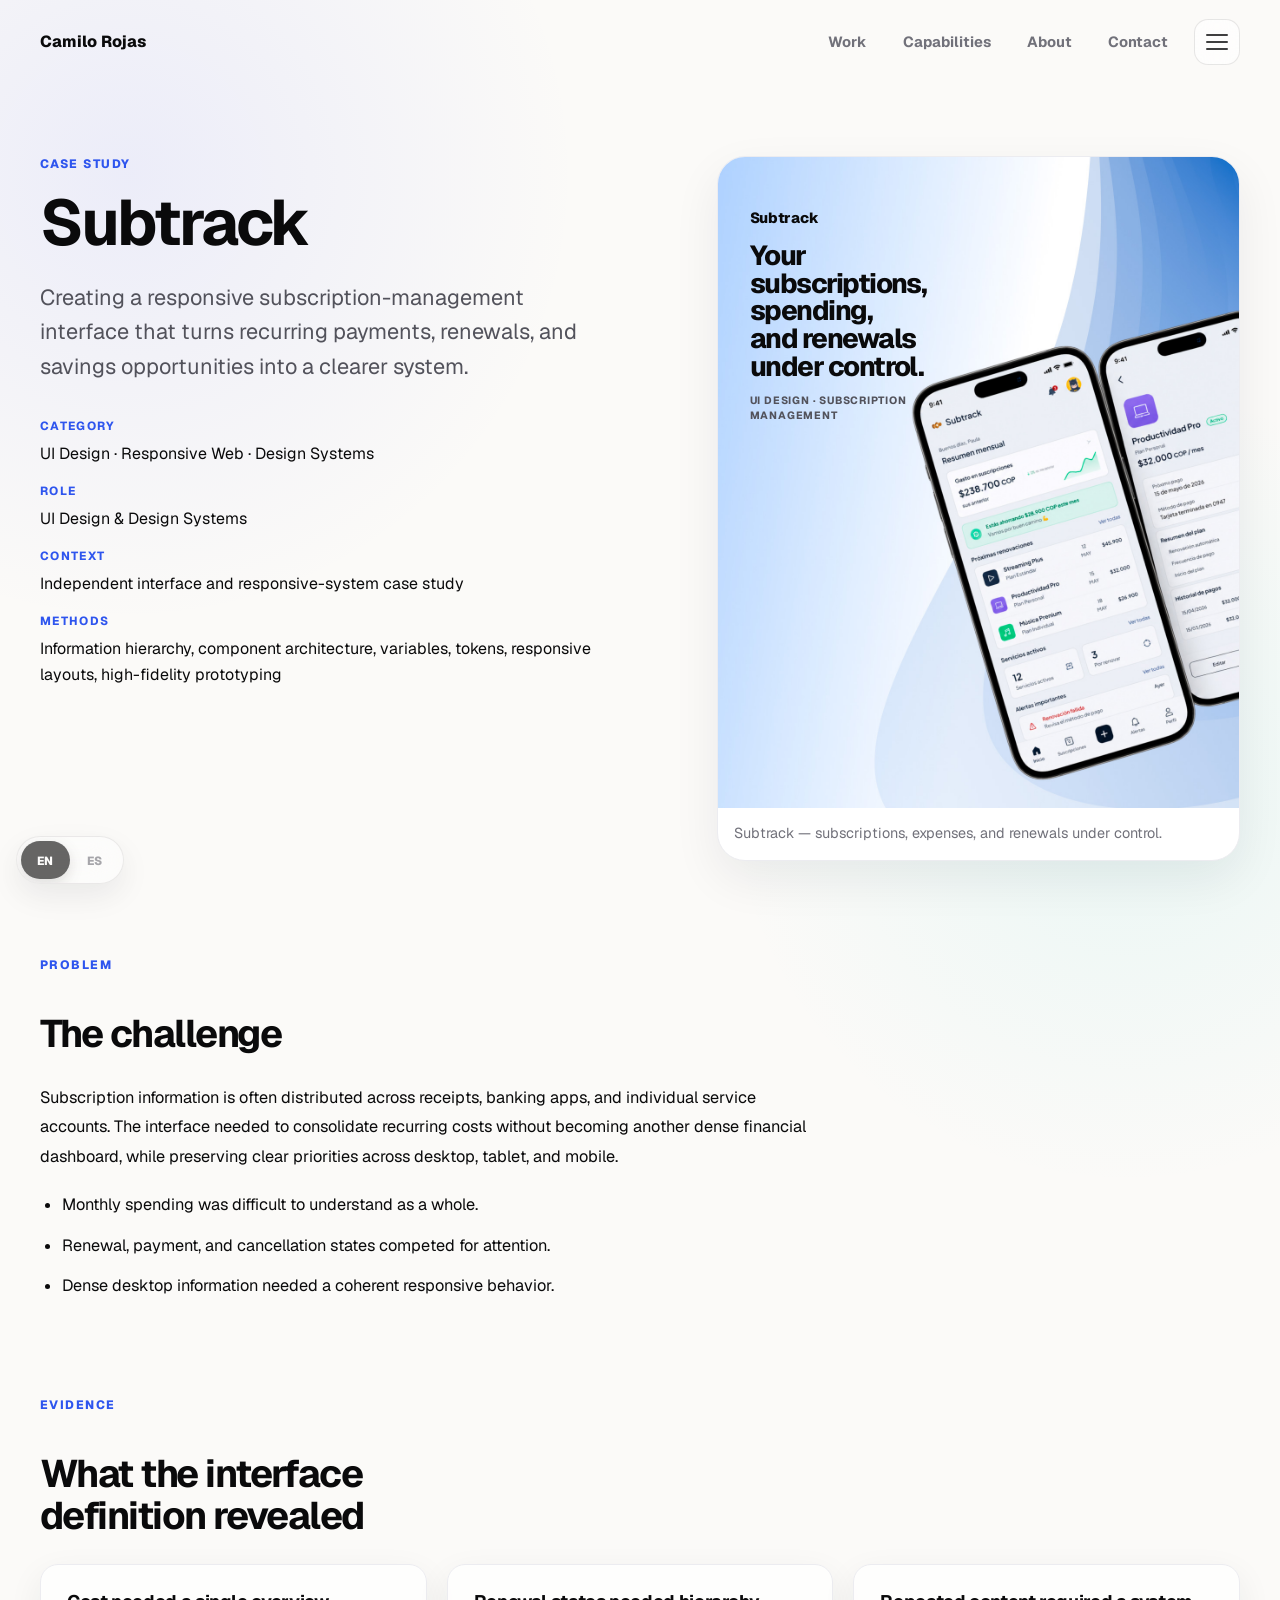
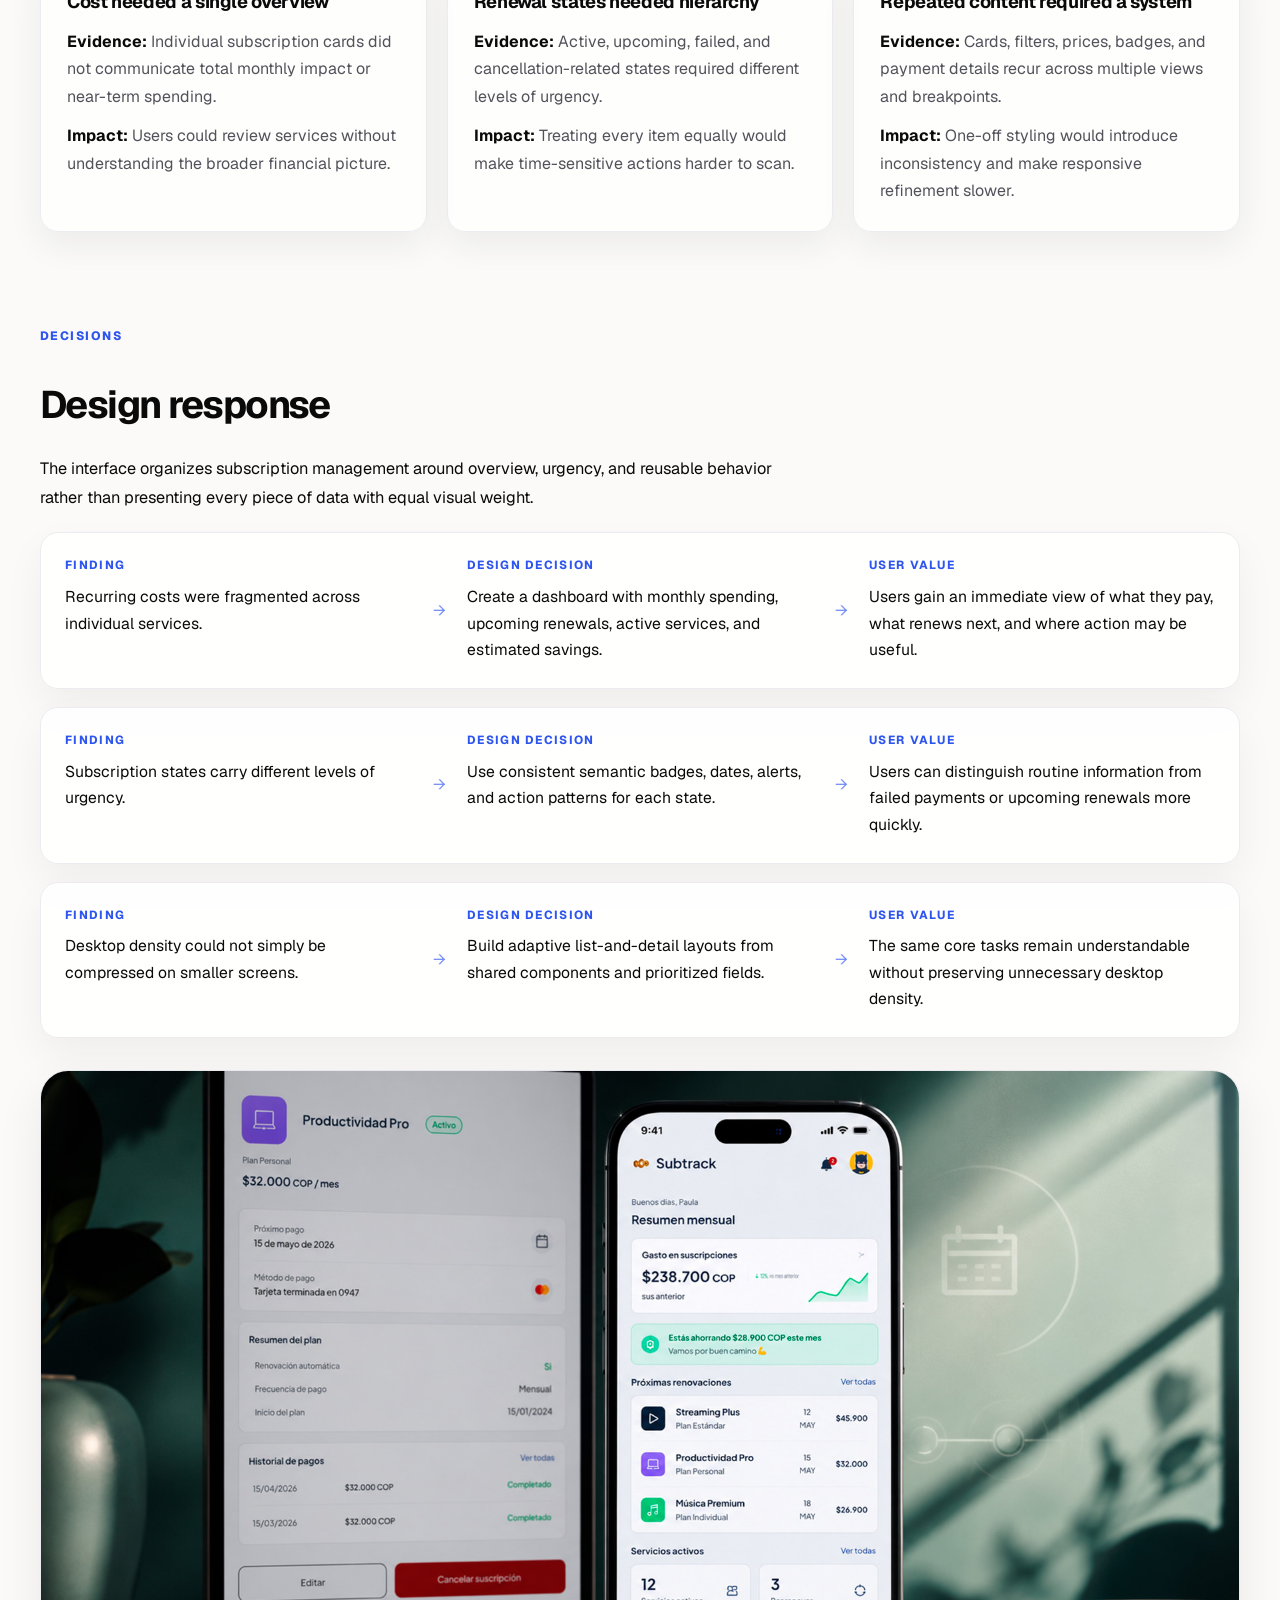
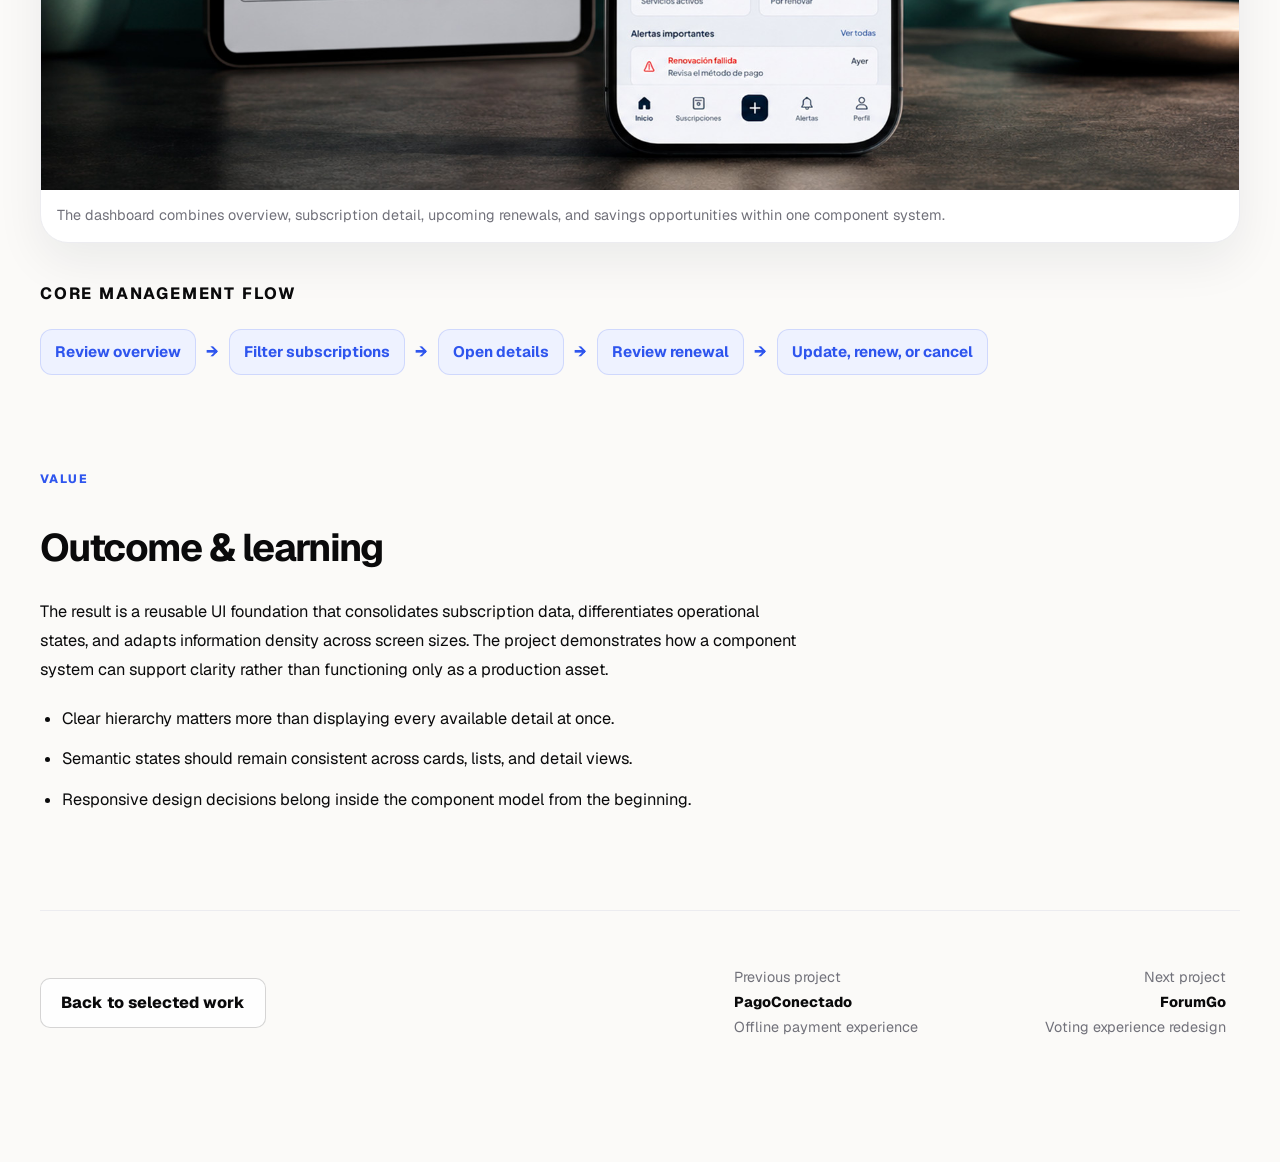
<file: work/subtrack.html>
<!DOCTYPE html>
<html lang="en">
<head><!-- Google Tag Manager --><script>(function(w,d,s,l,i){w[l]=w[l]||[];w[l].push({'gtm.start':
new Date().getTime(),event:'gtm.js'});var f=d.getElementsByTagName(s)[0],
j=d.createElement(s),dl=l!='dataLayer'?'&l='+l:'';j.async=true;j.src=
'https://www.googletagmanager.com/gtm.js?id='+i+dl;f.parentNode.insertBefore(j,f);
})(window,document,'script','dataLayer','GTM-NS6PZJFH');</script><!-- End Google Tag Manager -->
<meta charset="utf-8"/>
<meta content="width=device-width, initial-scale=1" name="viewport"/>
<title>Subtrack Case Study — Camilo Rojas</title>
<meta content="UI design and design-systems case study by Camilo Rojas focused on subscription visibility, renewal states, reusable components, and responsive information hierarchy." name="description"/>
<meta content="article" property="og:type"/><meta content="Subtrack Case Study — Camilo Rojas" property="og:title"/><meta content="UI design and design-systems case study by Camilo Rojas focused on subscription visibility, renewal states, reusable components, and responsive information hierarchy." property="og:description"/><meta content="https://camilorojas.design/work/subtrack.html" property="og:url"/><meta content="en_US" property="og:locale"/><meta content="es_CO" property="og:locale:alternate"/><link href="https://camilorojas.design/work/subtrack.html" rel="canonical"/><link href="https://camilorojas.design/work/subtrack.html" hreflang="en" rel="alternate"/><link href="https://camilorojas.design/es/work/subtrack.html" hreflang="es" rel="alternate"/><link href="https://camilorojas.design/work/subtrack.html" hreflang="x-default" rel="alternate"/>
<link href="/assets/icons/favicon.svg" rel="icon" type="image/svg+xml"/>
<link as="font" crossorigin="" href="/assets/fonts/Geist-Variable.woff2" rel="preload" type="font/woff2"/>
<link href="/styles.css" rel="stylesheet"/>
<link href="/case-study.css" rel="stylesheet"/>
<script defer="" src="/script.js"></script>
</head>
<body data-page-id="subtrack" data-page-type="case_study"><!-- Google Tag Manager (noscript) --><noscript><iframe height="0" src="https://www.googletagmanager.com/ns.html?id=GTM-NS6PZJFH" style="display:none;visibility:hidden" width="0"></iframe></noscript><!-- End Google Tag Manager (noscript) -->
<a class="skip" href="#main">Skip to content</a>
<header class="header" data-header="">
<div class="shell nav">
<a class="brand" href="/">Camilo Rojas</a>
<div class="nav-main"><nav aria-label="Main navigation" class="navlinks" data-nav="" id="navlinks">
<a href="/#work">Work</a>
<a href="/#skills">Capabilities</a>
<a href="/#about">About</a>
<a href="/#contact">Contact</a>
</nav><button aria-controls="navlinks" aria-expanded="false" class="menu" data-menu="" type="button">Menu</button></div></div>
</header><nav aria-label="Language selector" class="language-switcher" data-active-language="en" data-language-switcher="">
<a aria-label="Switch to Spanish. Current language: English." class="language-switcher__toggle" data-language="es" data-language-switch="" data-switch-location="floating_bottom_left" href="/es/work/subtrack.html" hreflang="es" lang="es">
<span aria-hidden="true" class="language-switcher__slider"></span>
<span aria-current="true" class="language-switcher__option" data-language-option="en">EN</span>
<span class="language-switcher__option" data-language-option="es">ES</span>
</a>
</nav>
<main id="main">
<article class="shell case-study">
<section class="case-study-hero">
<div class="hero-copy reveal">
<p class="eyebrow">CASE STUDY</p>
<h1>Subtrack</h1>
<p class="lead">Creating a responsive subscription-management interface that turns recurring payments, renewals, and savings opportunities into a clearer system.</p>
<div class="case-study-meta">
<div><span class="label mono">Category</span><p>UI Design · Responsive Web · Design Systems</p></div>
<div><span class="label mono">Role</span><p>UI Design &amp; Design Systems</p></div>
<div><span class="label mono">Context</span><p>Independent interface and responsive-system case study</p></div>
<div><span class="label mono">Methods</span><p>Information hierarchy, component architecture, variables, tokens, responsive layouts, high-fidelity prototyping</p></div>
</div>
</div>
<figure class="hero-figure case-hero-visual reveal">
<img alt="Subtrack case-study cover for a responsive subscription-management interface" decoding="async" height="1500" loading="eager" src="/assets/images/subtrack/subtrack-cover.webp" width="1200"/><div aria-hidden="true" class="cover-copy"><p class="cover-project">Subtrack</p><p class="cover-headline"><span>Your subscriptions, spending,</span><span>and renewals under control.</span></p><p class="cover-discipline">UI Design · Subscription Management</p></div>
<figcaption>Subtrack — subscriptions, expenses, and renewals under control.</figcaption>
</figure>
</section>
<section class="case-study-section reveal">
<header class="section-title">
<p class="eyebrow">PROBLEM</p>
<h2>The challenge</h2>
</header>
<p>Subscription information is often distributed across receipts, banking apps, and individual service accounts. The interface needed to consolidate recurring costs without becoming another dense financial dashboard, while preserving clear priorities across desktop, tablet, and mobile.</p>
<ul class="challenge-list">
<li>Monthly spending was difficult to understand as a whole.</li>
<li>Renewal, payment, and cancellation states competed for attention.</li>
<li>Dense desktop information needed a coherent responsive behavior.</li>
</ul>
</section>
<section class="case-study-section reveal">
<header class="section-title">
<p class="eyebrow">EVIDENCE</p>
<h2>What the interface definition revealed</h2>
</header>
<div class="finding-grid">
<article class="finding-card">
<h3>Cost needed a single overview</h3>
<p class="evidence"><strong>Evidence:</strong> Individual subscription cards did not communicate total monthly impact or near-term spending.</p>
<p class="impact"><strong>Impact:</strong> Users could review services without understanding the broader financial picture.</p>
</article>
<article class="finding-card">
<h3>Renewal states needed hierarchy</h3>
<p class="evidence"><strong>Evidence:</strong> Active, upcoming, failed, and cancellation-related states required different levels of urgency.</p>
<p class="impact"><strong>Impact:</strong> Treating every item equally would make time-sensitive actions harder to scan.</p>
</article>
<article class="finding-card">
<h3>Repeated content required a system</h3>
<p class="evidence"><strong>Evidence:</strong> Cards, filters, prices, badges, and payment details recur across multiple views and breakpoints.</p>
<p class="impact"><strong>Impact:</strong> One-off styling would introduce inconsistency and make responsive refinement slower.</p>
</article>
</div>
</section>
<section class="case-study-section reveal">
<header class="section-title">
<p class="eyebrow">DECISIONS</p>
<h2>Design response</h2>
</header>
<p>The interface organizes subscription management around overview, urgency, and reusable behavior rather than presenting every piece of data with equal visual weight.</p>
<div class="decision-chains">
<article class="decision-chain">
<div class="decision-cell finding">
<span class="decision-label">Finding</span>
<p>Recurring costs were fragmented across individual services.</p>
</div>
<div aria-hidden="true" class="decision-connector"></div>
<div class="decision-cell decision">
<span class="decision-label">Design decision</span>
<p>Create a dashboard with monthly spending, upcoming renewals, active services, and estimated savings.</p>
</div>
<div aria-hidden="true" class="decision-connector"></div>
<div class="decision-cell value">
<span class="decision-label">User value</span>
<p>Users gain an immediate view of what they pay, what renews next, and where action may be useful.</p>
</div>
</article>
<article class="decision-chain">
<div class="decision-cell finding">
<span class="decision-label">Finding</span>
<p>Subscription states carry different levels of urgency.</p>
</div>
<div aria-hidden="true" class="decision-connector"></div>
<div class="decision-cell decision">
<span class="decision-label">Design decision</span>
<p>Use consistent semantic badges, dates, alerts, and action patterns for each state.</p>
</div>
<div aria-hidden="true" class="decision-connector"></div>
<div class="decision-cell value">
<span class="decision-label">User value</span>
<p>Users can distinguish routine information from failed payments or upcoming renewals more quickly.</p>
</div>
</article>
<article class="decision-chain">
<div class="decision-cell finding">
<span class="decision-label">Finding</span>
<p>Desktop density could not simply be compressed on smaller screens.</p>
</div>
<div aria-hidden="true" class="decision-connector"></div>
<div class="decision-cell decision">
<span class="decision-label">Design decision</span>
<p>Build adaptive list-and-detail layouts from shared components and prioritized fields.</p>
</div>
<div aria-hidden="true" class="decision-connector"></div>
<div class="decision-cell value">
<span class="decision-label">User value</span>
<p>The same core tasks remain understandable without preserving unnecessary desktop density.</p>
</div>
</article>
</div>
<figure class="case-feature-visual reveal">
<img alt="Subtrack dashboard showing subscription cards, renewal information, spending, and payment details" decoding="async" height="1080" loading="lazy" src="/assets/images/subtrack/subtrack-dashboard.webp" width="1800"/>
<figcaption>The dashboard combines overview, subscription detail, upcoming renewals, and savings opportunities within one component system.</figcaption>
</figure>
<p class="flow-label">CORE MANAGEMENT FLOW</p>
<div aria-label="Subtrack management flow" class="decision-flow">
<span class="flow-step">Review overview</span>
<span aria-hidden="true" class="flow-divider">→</span>
<span class="flow-step">Filter subscriptions</span>
<span aria-hidden="true" class="flow-divider">→</span>
<span class="flow-step">Open details</span>
<span aria-hidden="true" class="flow-divider">→</span>
<span class="flow-step">Review renewal</span>
<span aria-hidden="true" class="flow-divider">→</span>
<span class="flow-step">Update, renew, or cancel</span>
</div>
</section>
<section class="case-study-section reveal">
<header class="section-title">
<p class="eyebrow">VALUE</p>
<h2>Outcome &amp; learning</h2>
</header>
<p>The result is a reusable UI foundation that consolidates subscription data, differentiates operational states, and adapts information density across screen sizes. The project demonstrates how a component system can support clarity rather than functioning only as a production asset.</p>
<ul class="challenge-list">
<li>Clear hierarchy matters more than displaying every available detail at once.</li>
<li>Semantic states should remain consistent across cards, lists, and detail views.</li>
<li>Responsive design decisions belong inside the component model from the beginning.</li>
</ul>
</section>
<footer class="case-study-footer">
<div class="footer-actions">
<a class="btn secondary" href="/#work">Back to selected work</a>
<nav aria-label="Case study navigation" class="project-pagination"><a aria-label="View previous project: PagoConectado" class="project-nav-link previous-project" href="/work/pagoconectado.html"><p>Previous project</p><p class="next-title">PagoConectado</p><p class="next-note">Offline payment experience</p></a><a aria-label="View next project: ForumGo" class="project-nav-link next-project" href="/work/forumgo.html"><p>Next project</p><p class="next-title">ForumGo</p><p class="next-note">Voting experience redesign</p></a></nav></div>
</footer>
</article>
</main>
</body>
</html>
</file>
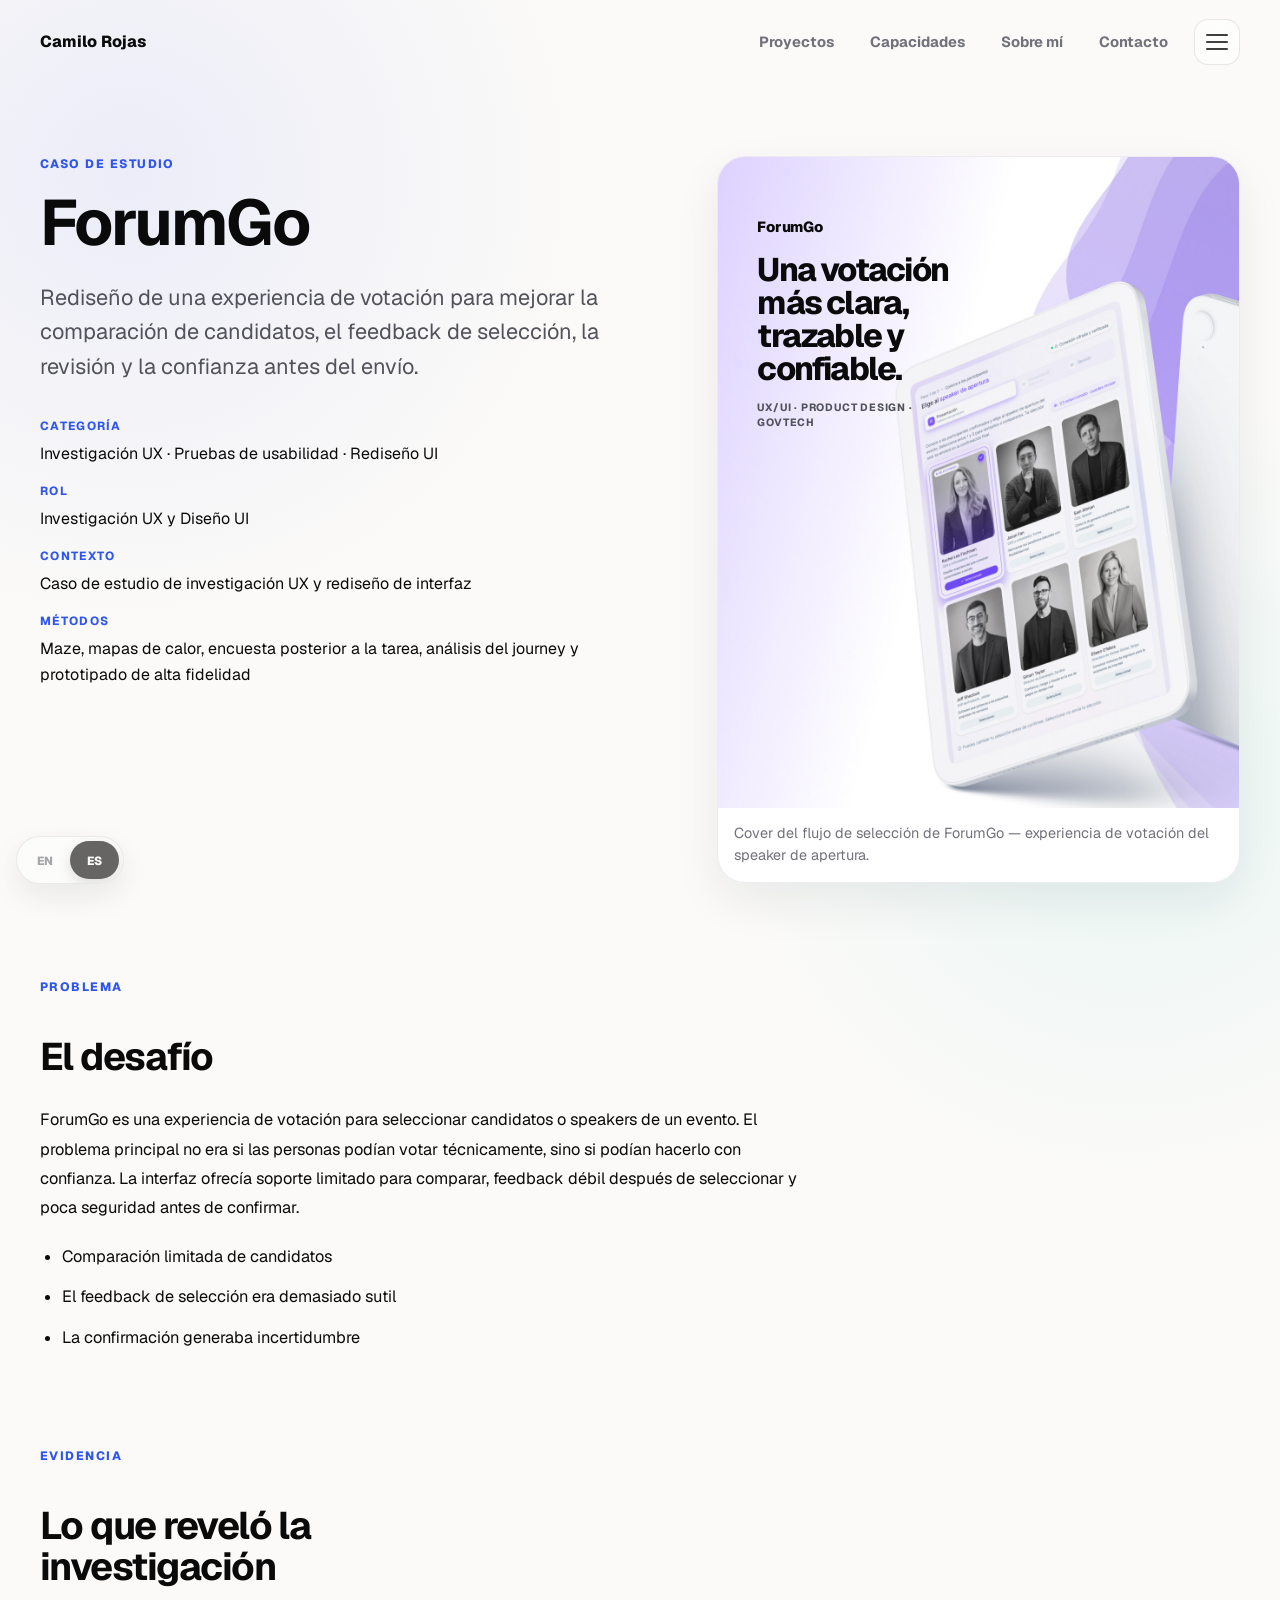
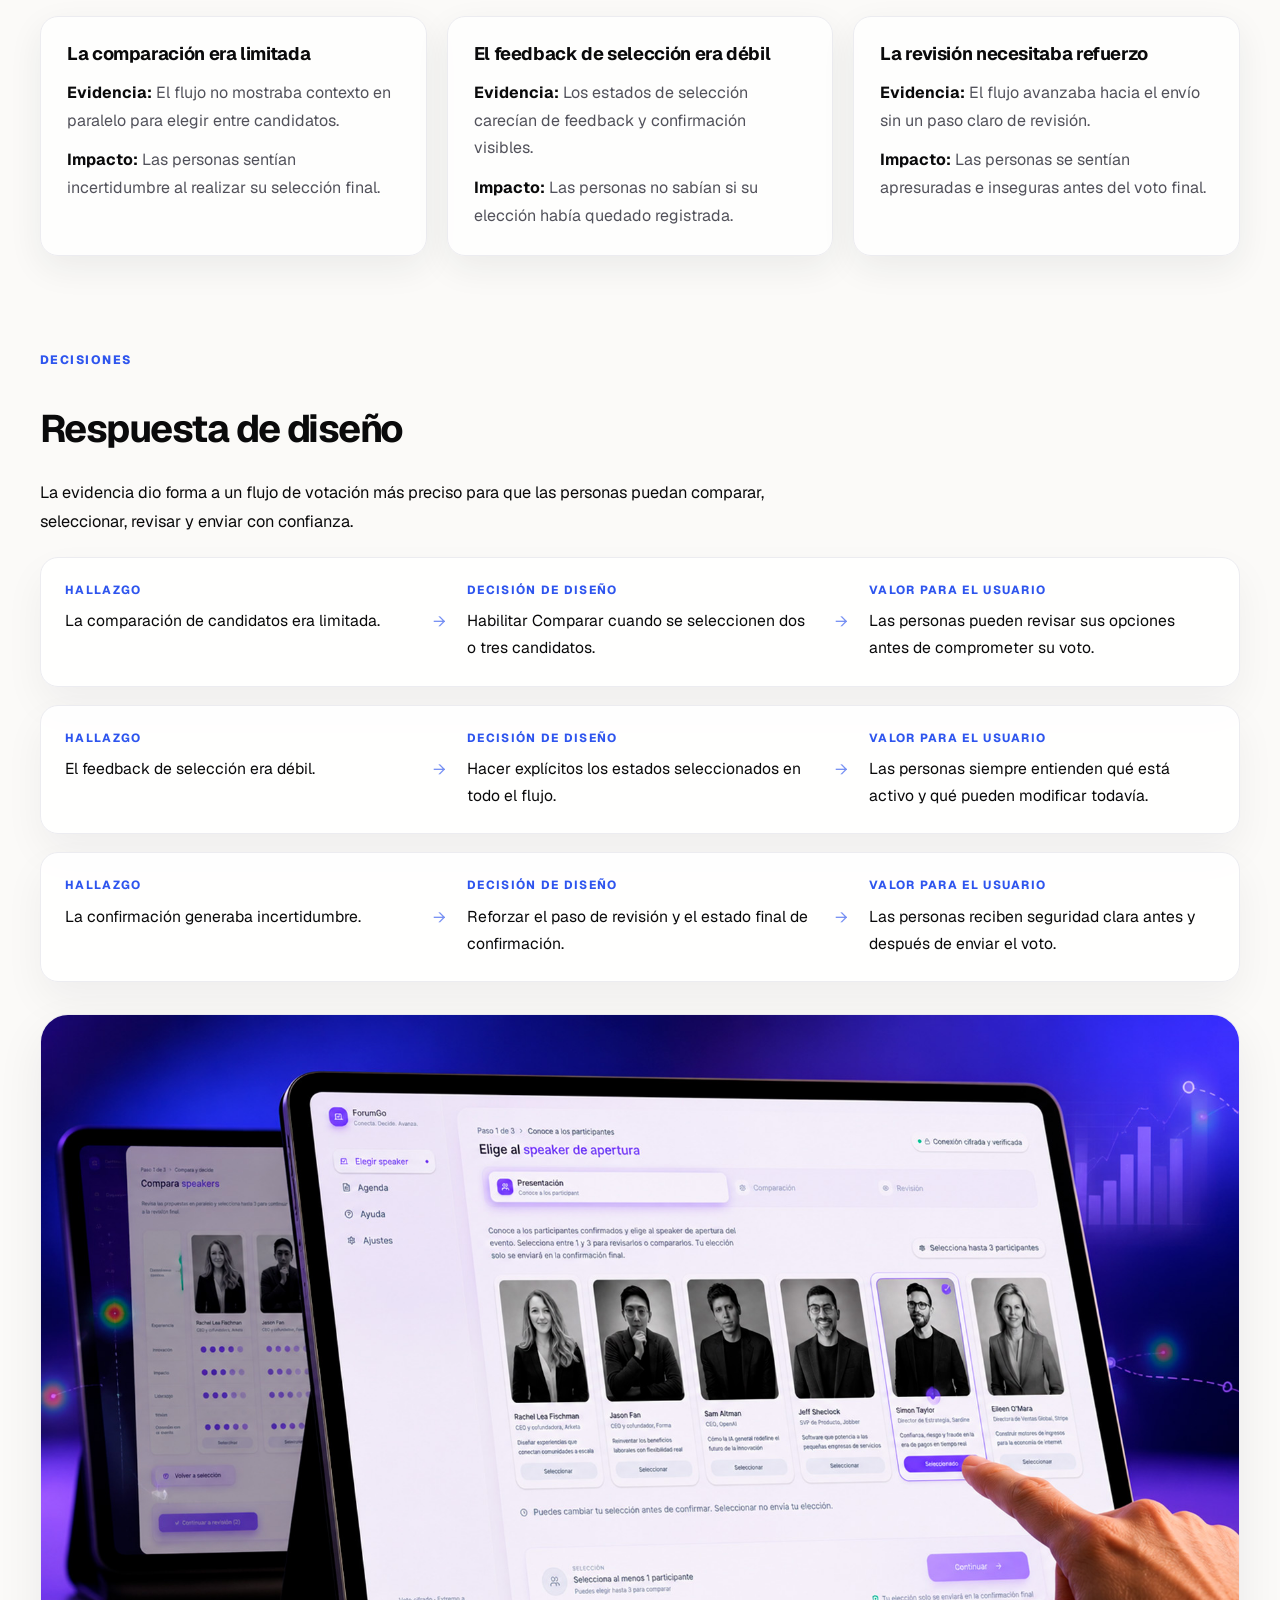
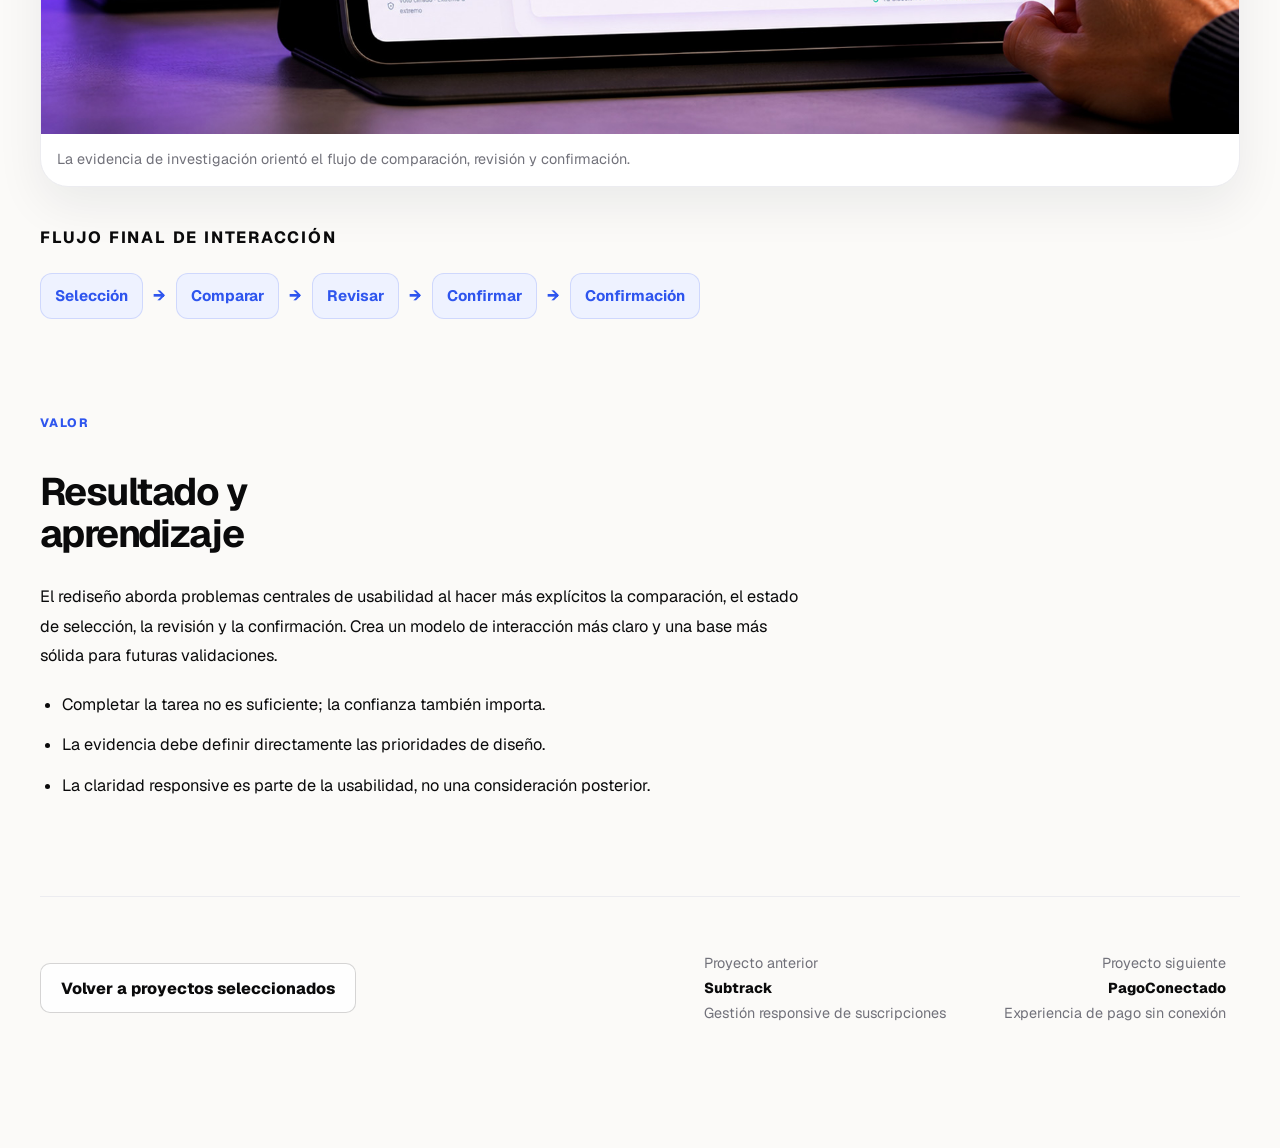
<file: es/work/forumgo.html>
<!DOCTYPE html>
<html lang="es">
<head><!-- Google Tag Manager --><script>(function(w,d,s,l,i){w[l]=w[l]||[];w[l].push({'gtm.start':
new Date().getTime(),event:'gtm.js'});var f=d.getElementsByTagName(s)[0],
j=d.createElement(s),dl=l!='dataLayer'?'&l='+l:'';j.async=true;j.src=
'https://www.googletagmanager.com/gtm.js?id='+i+dl;f.parentNode.insertBefore(j,f);
})(window,document,'script','dataLayer','GTM-NS6PZJFH');</script><!-- End Google Tag Manager -->
<meta charset="utf-8"/>
<meta content="width=device-width, initial-scale=1" name="viewport"/>
<title>Caso de estudio ForumGo — Camilo Rojas</title>
<meta content="Caso de estudio de investigación UX y rediseño UI de Camilo Rojas, enfocado en mejorar la comparación de candidatos, el feedback de votación, la revisión y la confirmación." name="description"/>
<meta content="article" property="og:type"/><meta content="Caso de estudio ForumGo — Camilo Rojas" property="og:title"/><meta content="Caso de estudio de investigación UX y rediseño UI de Camilo Rojas, enfocado en mejorar la comparación de candidatos, el feedback de votación, la revisión y la confirmación." property="og:description"/><meta content="https://camilorojas.design/es/work/forumgo.html" property="og:url"/><meta content="es_CO" property="og:locale"/><meta content="en_US" property="og:locale:alternate"/><link href="https://camilorojas.design/es/work/forumgo.html" rel="canonical"/><link href="https://camilorojas.design/work/forumgo.html" hreflang="en" rel="alternate"/><link href="https://camilorojas.design/es/work/forumgo.html" hreflang="es" rel="alternate"/><link href="https://camilorojas.design/work/forumgo.html" hreflang="x-default" rel="alternate"/>
<link href="/assets/icons/favicon.svg" rel="icon" type="image/svg+xml"/>
<link as="font" crossorigin="" href="/assets/fonts/Geist-Variable.woff2" rel="preload" type="font/woff2"/>
<link href="/styles.css" rel="stylesheet"/>
<link href="/case-study.css" rel="stylesheet"/>
<script defer="" src="/script.js"></script>
</head>
<body data-page-id="forumgo" data-page-type="case_study"><!-- Google Tag Manager (noscript) --><noscript><iframe height="0" src="https://www.googletagmanager.com/ns.html?id=GTM-NS6PZJFH" style="display:none;visibility:hidden" width="0"></iframe></noscript><!-- End Google Tag Manager (noscript) -->
<a class="skip" href="#main">Saltar al contenido</a>
<header class="header" data-header="">
<div class="shell nav">
<a class="brand" href="/es/">Camilo Rojas</a>
<div class="nav-main"><nav aria-label="Navegación principal" class="navlinks" data-nav="" id="navlinks">
<a href="/es/#work">Proyectos</a>
<a href="/es/#skills">Capacidades</a>
<a href="/es/#about">Sobre mí</a>
<a href="/es/#contact">Contacto</a>
</nav><button aria-controls="navlinks" aria-expanded="false" class="menu" data-menu="" type="button">Menú</button></div></div>
</header><nav aria-label="Selector de idioma" class="language-switcher" data-active-language="es" data-language-switcher="">
<a aria-label="Cambiar a inglés. Idioma actual: español." class="language-switcher__toggle" data-language="en" data-language-switch="" data-switch-location="floating_bottom_left" href="/work/forumgo.html" hreflang="en" lang="en">
<span aria-hidden="true" class="language-switcher__slider"></span>
<span class="language-switcher__option" data-language-option="en">EN</span>
<span aria-current="true" class="language-switcher__option" data-language-option="es">ES</span>
</a>
</nav>
<main id="main">
<article class="shell case-study">
<section class="case-study-hero">
<div class="hero-copy reveal">
<p class="eyebrow">CASO DE ESTUDIO</p>
<h1>ForumGo</h1>
<p class="lead">Rediseño de una experiencia de votación para mejorar la comparación de candidatos, el feedback de selección, la revisión y la confianza antes del envío.</p>
<div class="case-study-meta">
<div><span class="label mono">Categoría</span><p>Investigación UX · Pruebas de usabilidad · Rediseño UI</p></div>
<div><span class="label mono">Rol</span><p>Investigación UX y Diseño UI</p></div>
<div><span class="label mono">Contexto</span><p>Caso de estudio de investigación UX y rediseño de interfaz</p></div>
<div><span class="label mono">Métodos</span><p>Maze, mapas de calor, encuesta posterior a la tarea, análisis del journey y prototipado de alta fidelidad</p></div>
</div>
</div>
<figure class="hero-figure case-hero-visual reveal">
<img alt="Portada del caso de estudio ForumGo que presenta una experiencia de votación govtech corporativa" decoding="async" height="1500" loading="eager" src="/assets/images/forumgo/forumgo-cover.webp" width="1200"/><div aria-hidden="true" class="cover-copy"><p class="cover-project">ForumGo</p><p class="cover-headline"><span>Una votación más clara,</span><span>trazable y confiable.</span></p><p class="cover-discipline">UX/UI · Product Design · GovTech</p></div>
<figcaption>Cover del flujo de selección de ForumGo — experiencia de votación del speaker de apertura.</figcaption>
</figure>
</section>
<section class="case-study-section reveal">
<header class="section-title">
<p class="eyebrow">PROBLEMA</p>
<h2>El desafío</h2>
</header>
<p>ForumGo es una experiencia de votación para seleccionar candidatos o speakers de un evento. El problema principal no era si las personas podían votar técnicamente, sino si podían hacerlo con confianza. La interfaz ofrecía soporte limitado para comparar, feedback débil después de seleccionar y poca seguridad antes de confirmar.</p>
<ul class="challenge-list">
<li>Comparación limitada de candidatos</li>
<li>El feedback de selección era demasiado sutil</li>
<li>La confirmación generaba incertidumbre</li>
</ul>
</section>
<section class="case-study-section reveal">
<header class="section-title">
<p class="eyebrow">EVIDENCIA</p>
<h2>Lo que reveló la investigación</h2>
</header>
<div class="finding-grid">
<article class="finding-card">
<h3>La comparación era limitada</h3>
<p class="evidence"><strong>Evidencia:</strong> El flujo no mostraba contexto en paralelo para elegir entre candidatos.</p>
<p class="impact"><strong>Impacto:</strong> Las personas sentían incertidumbre al realizar su selección final.</p>
</article>
<article class="finding-card">
<h3>El feedback de selección era débil</h3>
<p class="evidence"><strong>Evidencia:</strong> Los estados de selección carecían de feedback y confirmación visibles.</p>
<p class="impact"><strong>Impacto:</strong> Las personas no sabían si su elección había quedado registrada.</p>
</article>
<article class="finding-card">
<h3>La revisión necesitaba refuerzo</h3>
<p class="evidence"><strong>Evidencia:</strong> El flujo avanzaba hacia el envío sin un paso claro de revisión.</p>
<p class="impact"><strong>Impacto:</strong> Las personas se sentían apresuradas e inseguras antes del voto final.</p>
</article>
</div>
</section>
<section class="case-study-section reveal">
<header class="section-title">
<p class="eyebrow">DECISIONES</p>
<h2>Respuesta de diseño</h2>
</header>
<p>La evidencia dio forma a un flujo de votación más preciso para que las personas puedan comparar, seleccionar, revisar y enviar con confianza.</p>
<div class="decision-chains">
<article class="decision-chain">
<div class="decision-cell finding">
<span class="decision-label">Hallazgo</span>
<p>La comparación de candidatos era limitada.</p>
</div>
<div aria-hidden="true" class="decision-connector"></div>
<div class="decision-cell decision">
<span class="decision-label">Decisión de diseño</span>
<p>Habilitar Comparar cuando se seleccionen dos o tres candidatos.</p>
</div>
<div aria-hidden="true" class="decision-connector"></div>
<div class="decision-cell value">
<span class="decision-label">Valor para el usuario</span>
<p>Las personas pueden revisar sus opciones antes de comprometer su voto.</p>
</div>
</article>
<article class="decision-chain">
<div class="decision-cell finding">
<span class="decision-label">Hallazgo</span>
<p>El feedback de selección era débil.</p>
</div>
<div aria-hidden="true" class="decision-connector"></div>
<div class="decision-cell decision">
<span class="decision-label">Decisión de diseño</span>
<p>Hacer explícitos los estados seleccionados en todo el flujo.</p>
</div>
<div aria-hidden="true" class="decision-connector"></div>
<div class="decision-cell value">
<span class="decision-label">Valor para el usuario</span>
<p>Las personas siempre entienden qué está activo y qué pueden modificar todavía.</p>
</div>
</article>
<article class="decision-chain">
<div class="decision-cell finding">
<span class="decision-label">Hallazgo</span>
<p>La confirmación generaba incertidumbre.</p>
</div>
<div aria-hidden="true" class="decision-connector"></div>
<div class="decision-cell decision">
<span class="decision-label">Decisión de diseño</span>
<p>Reforzar el paso de revisión y el estado final de confirmación.</p>
</div>
<div aria-hidden="true" class="decision-connector"></div>
<div class="decision-cell value">
<span class="decision-label">Valor para el usuario</span>
<p>Las personas reciben seguridad clara antes y después de enviar el voto.</p>
</div>
</article>
</div>
<figure class="case-feature-visual reveal">
<img alt="Flujo de comparación de ForumGo con evidencia de Maze, mapas de calor y pruebas de usabilidad" decoding="async" height="1080" loading="lazy" src="/assets/images/forumgo/forumgo-compare-tablet.webp" width="1800"/>
<figcaption>La evidencia de investigación orientó el flujo de comparación, revisión y confirmación.</figcaption>
</figure>
<p class="flow-label">FLUJO FINAL DE INTERACCIÓN</p>
<div aria-label="Flujo de proceso de ForumGo" class="decision-flow">
<span class="flow-step">Selección</span>
<span aria-hidden="true" class="flow-divider">→</span>
<span class="flow-step">Comparar</span>
<span aria-hidden="true" class="flow-divider">→</span>
<span class="flow-step">Revisar</span>
<span aria-hidden="true" class="flow-divider">→</span>
<span class="flow-step">Confirmar</span>
<span aria-hidden="true" class="flow-divider">→</span>
<span class="flow-step">Confirmación</span>
</div>
</section>
<section class="case-study-section reveal">
<header class="section-title">
<p class="eyebrow">VALOR</p>
<h2>Resultado y aprendizaje</h2>
</header>
<p>El rediseño aborda problemas centrales de usabilidad al hacer más explícitos la comparación, el estado de selección, la revisión y la confirmación. Crea un modelo de interacción más claro y una base más sólida para futuras validaciones.</p>
<ul class="challenge-list">
<li>Completar la tarea no es suficiente; la confianza también importa.</li>
<li>La evidencia debe definir directamente las prioridades de diseño.</li>
<li>La claridad responsive es parte de la usabilidad, no una consideración posterior.</li>
</ul>
</section>
<footer class="case-study-footer">
<div class="footer-actions">
<a class="btn secondary" href="/es/#work">Volver a proyectos seleccionados</a>
<nav aria-label="Navegación de casos de estudio" class="project-pagination"><a aria-label="Ver proyecto anterior: Subtrack" class="project-nav-link previous-project" href="/es/work/subtrack.html"><p>Proyecto anterior</p><p class="next-title">Subtrack</p><p class="next-note">Gestión responsive de suscripciones</p></a><a aria-label="Ver proyecto siguiente: PagoConectado" class="project-nav-link next-project" href="/es/work/pagoconectado.html"><p>Proyecto siguiente</p><p class="next-title">PagoConectado</p><p class="next-note">Experiencia de pago sin conexión</p></a></nav></div>
</footer>
</article>
</main>
</body>
</html>
</file>
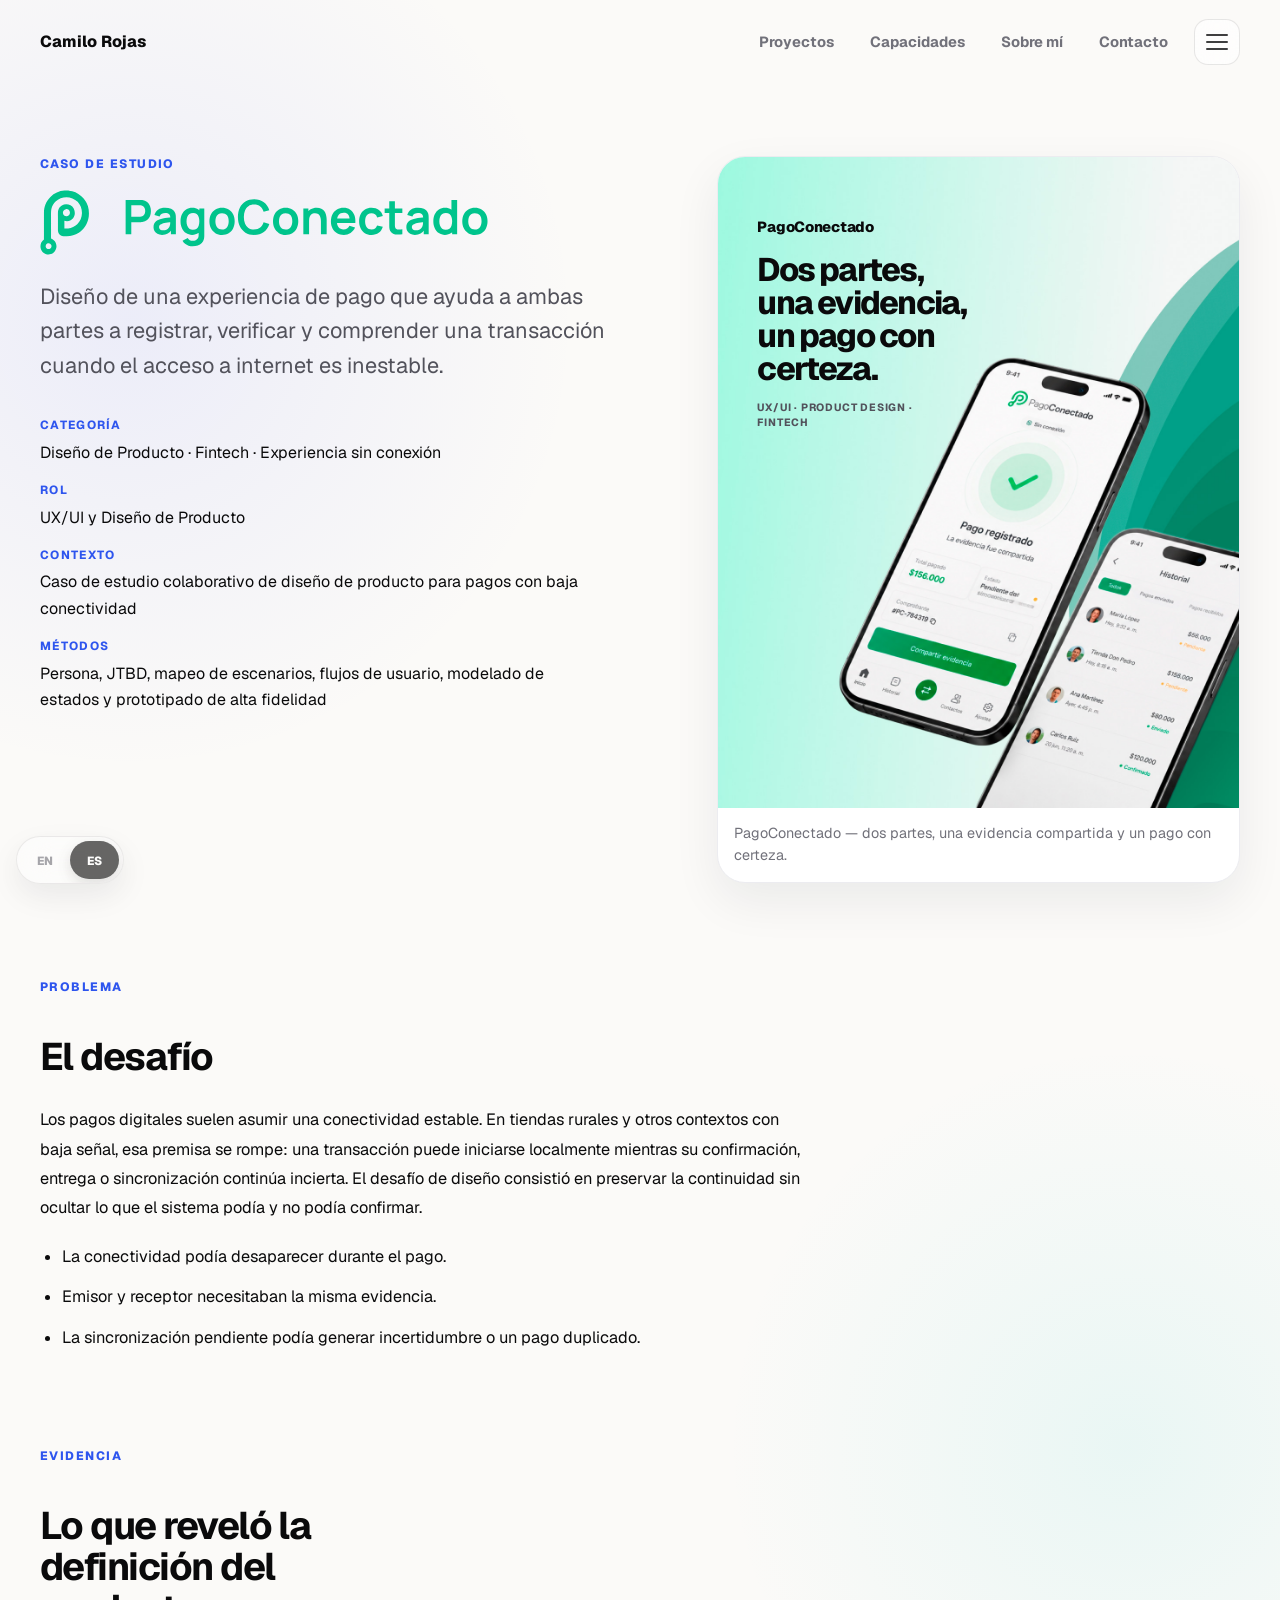
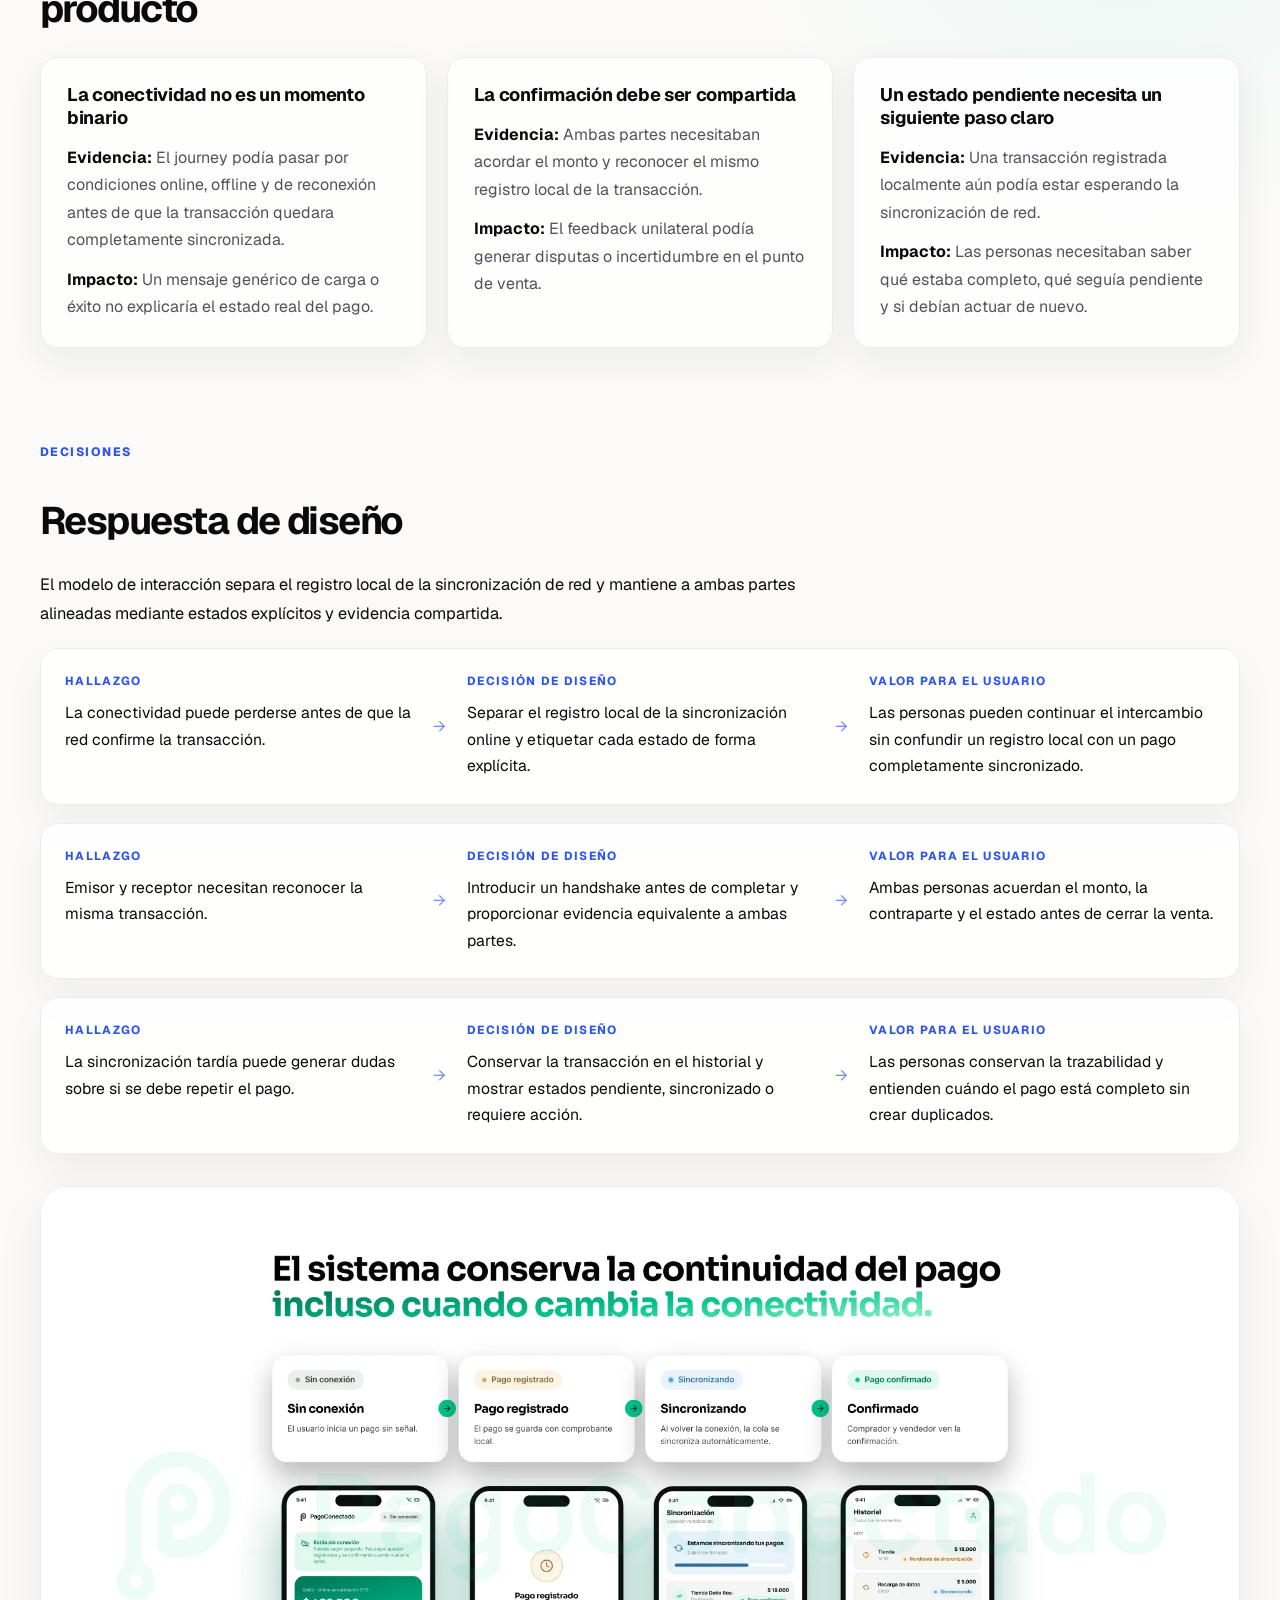
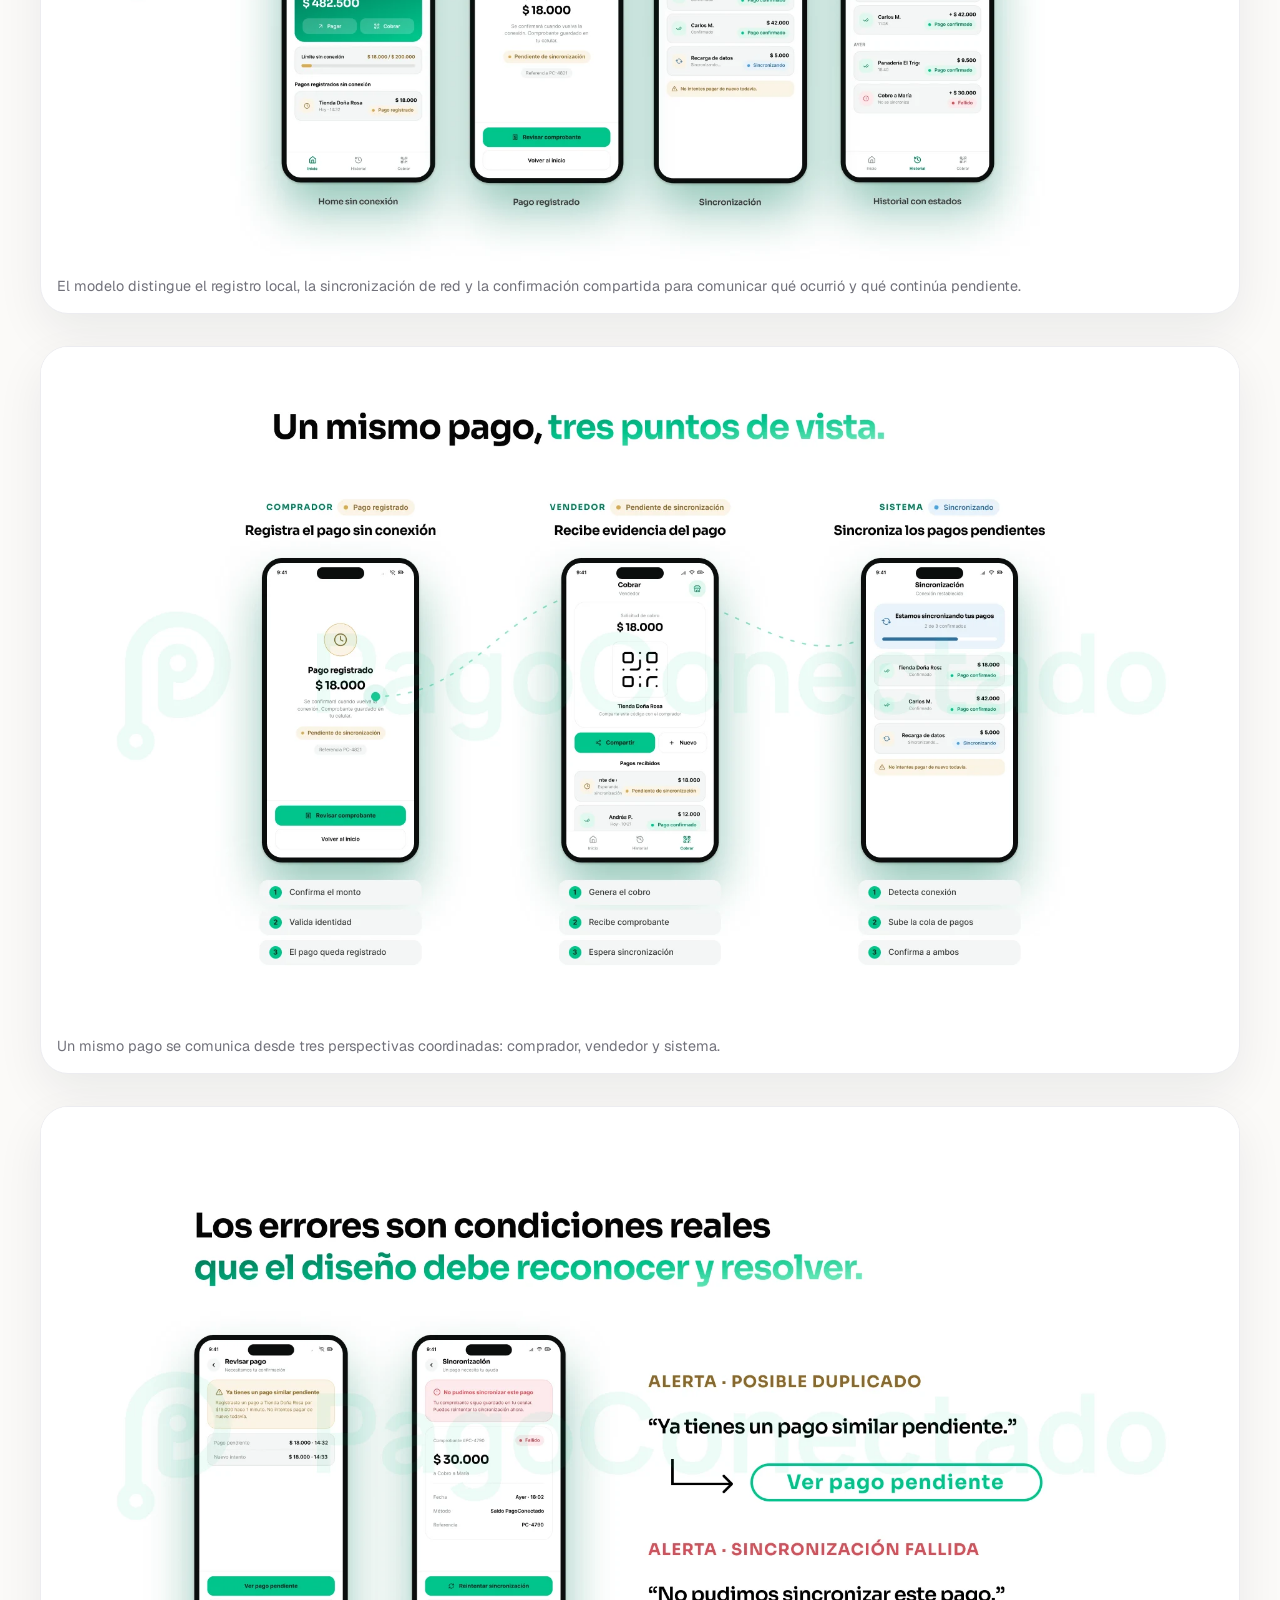
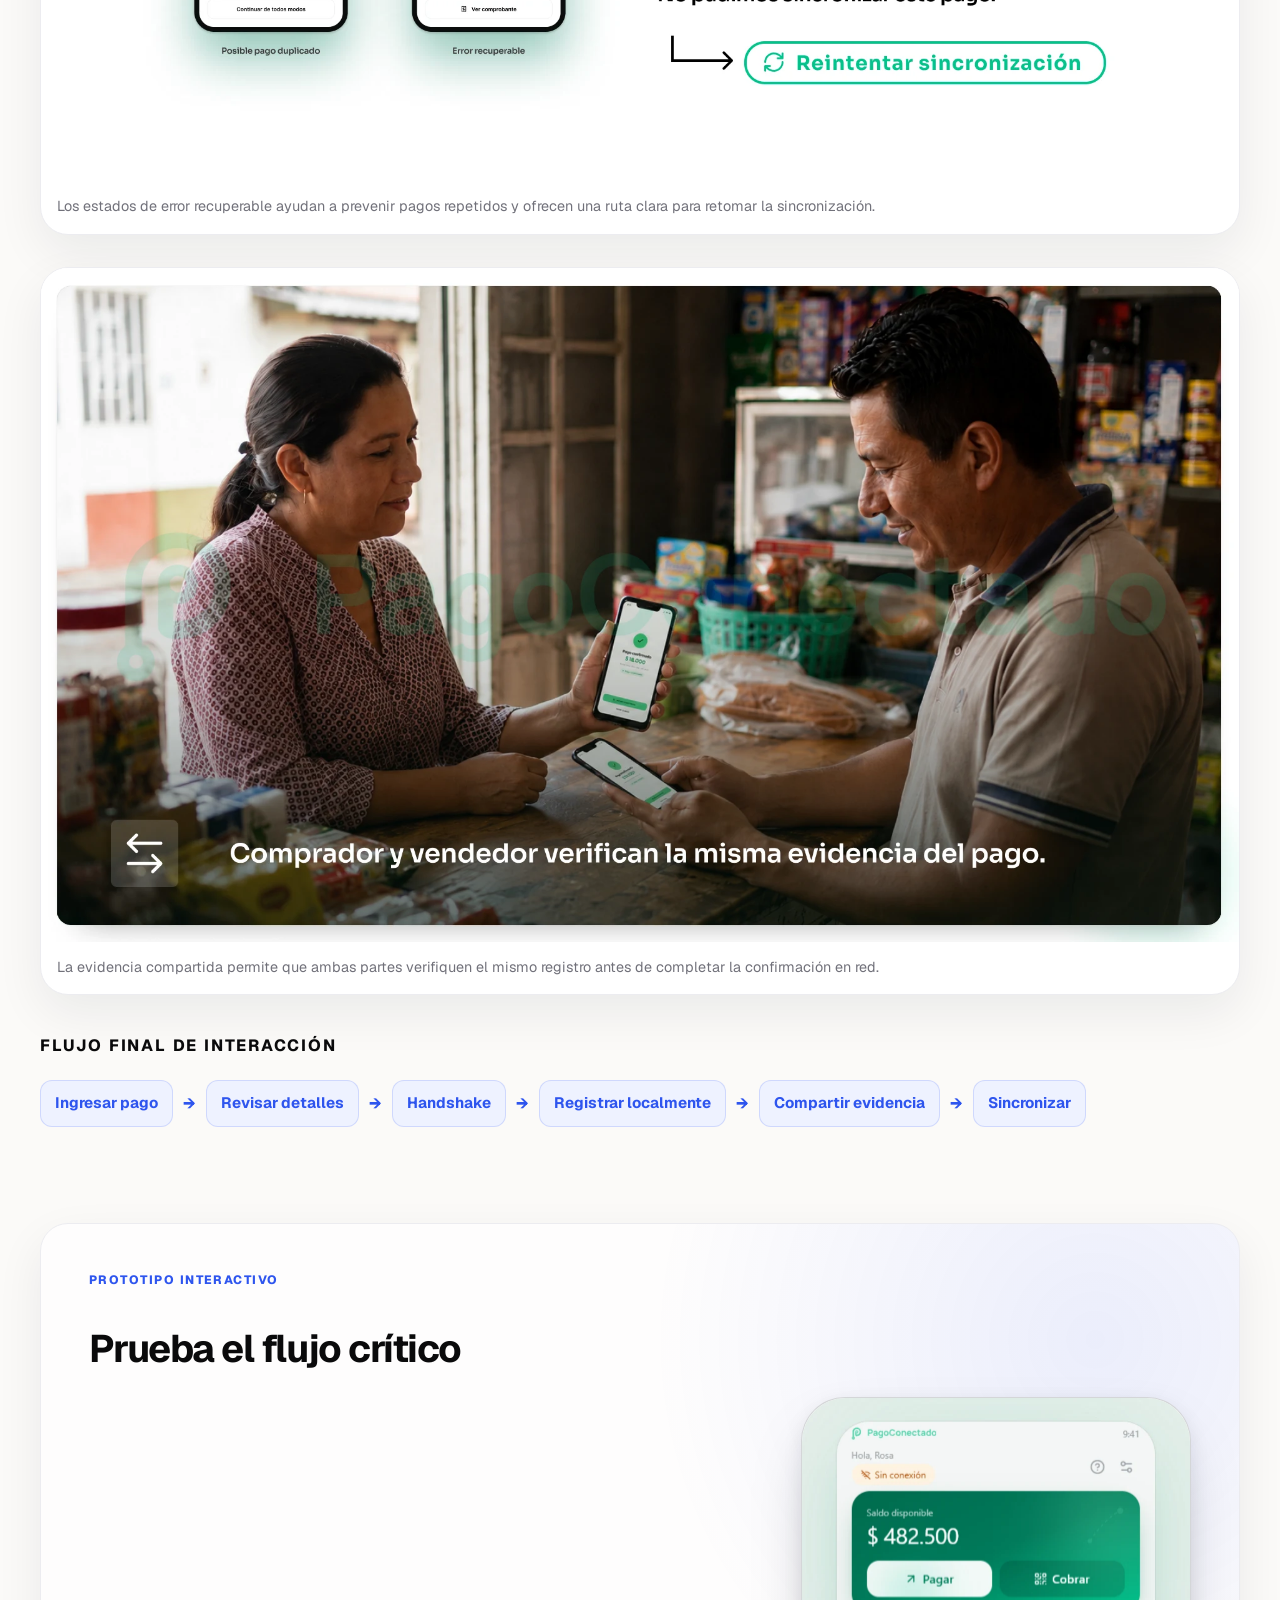
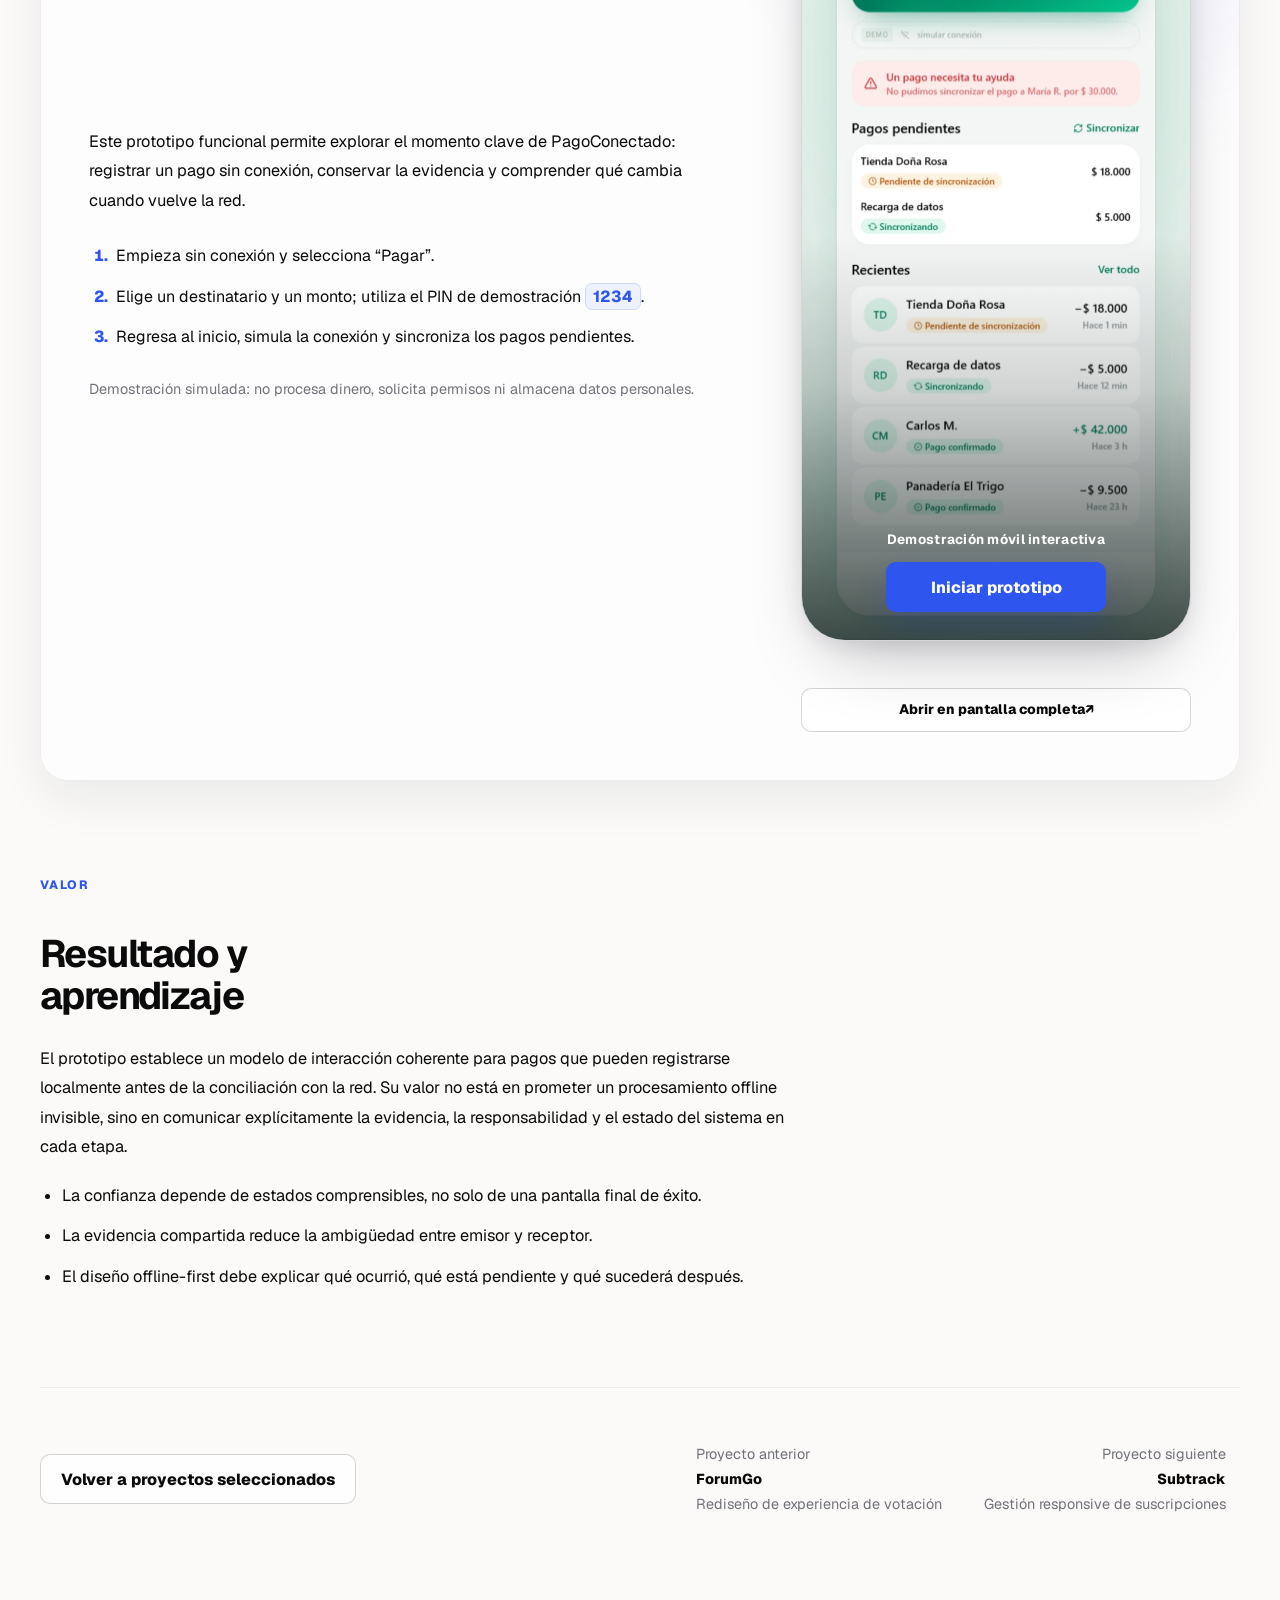
<file: es/work/pagoconectado.html>
<!DOCTYPE html>
<html lang="es">
<head><!-- Google Tag Manager --><script>(function(w,d,s,l,i){w[l]=w[l]||[];w[l].push({'gtm.start':
new Date().getTime(),event:'gtm.js'});var f=d.getElementsByTagName(s)[0],
j=d.createElement(s),dl=l!='dataLayer'?'&l='+l:'';j.async=true;j.src=
'https://www.googletagmanager.com/gtm.js?id='+i+dl;f.parentNode.insertBefore(j,f);
})(window,document,'script','dataLayer','GTM-NS6PZJFH');</script><!-- End Google Tag Manager -->
<meta charset="utf-8"/>
<meta content="width=device-width, initial-scale=1" name="viewport"/>
<title>Caso de estudio PagoConectado — Camilo Rojas</title>
<meta content="Caso de estudio de diseño de producto de Camilo Rojas enfocado en pagos sin conexión, evidencia compartida, estados explícitos del sistema y sincronización al recuperar conectividad." name="description"/>
<meta content="article" property="og:type"/><meta content="Caso de estudio PagoConectado — Camilo Rojas" property="og:title"/><meta content="Caso de estudio de diseño de producto de Camilo Rojas enfocado en pagos sin conexión, evidencia compartida, estados explícitos del sistema y sincronización al recuperar conectividad." property="og:description"/><meta content="https://camilorojas.design/es/work/pagoconectado.html" property="og:url"/><meta content="es_CO" property="og:locale"/><meta content="en_US" property="og:locale:alternate"/><link href="https://camilorojas.design/es/work/pagoconectado.html" rel="canonical"/><link href="https://camilorojas.design/work/pagoconectado.html" hreflang="en" rel="alternate"/><link href="https://camilorojas.design/es/work/pagoconectado.html" hreflang="es" rel="alternate"/><link href="https://camilorojas.design/work/pagoconectado.html" hreflang="x-default" rel="alternate"/>
<meta content="https://camilorojas.design/assets/images/pagoconectado/pagoconectado-og.png" property="og:image"/>
<meta content="1200" property="og:image:width"/>
<meta content="630" property="og:image:height"/>
<meta content="image/png" property="og:image:type"/>
<meta content="Portada del caso de estudio PagoConectado con el logotipo, pantallas de interfaz y un flujo de pago sin conexión." property="og:image:alt"/>
<meta content="summary_large_image" name="twitter:card"/>
<meta content="Caso de estudio PagoConectado — Camilo Rojas" name="twitter:title"/>
<meta content="Caso de estudio de diseño de producto de Camilo Rojas enfocado en pagos sin conexión, evidencia compartida, estados explícitos del sistema y sincronización al recuperar conectividad." name="twitter:description"/>
<meta content="https://camilorojas.design/assets/images/pagoconectado/pagoconectado-og.png" name="twitter:image"/>
<meta content="Portada del caso de estudio PagoConectado con el logotipo, pantallas de interfaz y un flujo de pago sin conexión." name="twitter:image:alt"/>
<link href="/assets/icons/favicon.svg" rel="icon" type="image/svg+xml"/>
<link as="font" crossorigin="" href="/assets/fonts/Geist-Variable.woff2" rel="preload" type="font/woff2"/>
<link href="/styles.css" rel="stylesheet"/>
<link href="/case-study.css" rel="stylesheet"/>
<script defer="" src="/script.js"></script>
</head>
<body data-page-id="pagoconectado" data-page-type="case_study"><!-- Google Tag Manager (noscript) --><noscript><iframe height="0" src="https://www.googletagmanager.com/ns.html?id=GTM-NS6PZJFH" style="display:none;visibility:hidden" width="0"></iframe></noscript><!-- End Google Tag Manager (noscript) -->
<a class="skip" href="#main">Saltar al contenido</a>
<header class="header" data-header="">
<div class="shell nav">
<a class="brand" href="/es/">Camilo Rojas</a>
<div class="nav-main"><nav aria-label="Navegación principal" class="navlinks" data-nav="" id="navlinks">
<a href="/es/#work">Proyectos</a>
<a href="/es/#skills">Capacidades</a>
<a href="/es/#about">Sobre mí</a>
<a href="/es/#contact">Contacto</a>
</nav><button aria-controls="navlinks" aria-expanded="false" class="menu" data-menu="" type="button">Menú</button></div></div>
</header><nav aria-label="Selector de idioma" class="language-switcher" data-active-language="es" data-language-switcher="">
<a aria-label="Cambiar a inglés. Idioma actual: español." class="language-switcher__toggle" data-language="en" data-language-switch="" data-switch-location="floating_bottom_left" href="/work/pagoconectado.html" hreflang="en" lang="en">
<span aria-hidden="true" class="language-switcher__slider"></span>
<span class="language-switcher__option" data-language-option="en">EN</span>
<span aria-current="true" class="language-switcher__option" data-language-option="es">ES</span>
</a>
</nav>
<main id="main">
<article class="shell case-study">
<section class="case-study-hero">
<div class="hero-copy reveal">
<p class="eyebrow">CASO DE ESTUDIO</p>
<h1 class="case-brand-title">
<img alt="PagoConectado" decoding="async" height="142" loading="eager" src="/assets/images/pagoconectado/PagoConectado-logo-full.svg" width="992"/>
</h1>
<p class="lead">Diseño de una experiencia de pago que ayuda a ambas partes a registrar, verificar y comprender una transacción cuando el acceso a internet es inestable.</p>
<div class="case-study-meta">
<div><span class="label mono">Categoría</span><p>Diseño de Producto · Fintech · Experiencia sin conexión</p></div>
<div><span class="label mono">Rol</span><p>UX/UI y Diseño de Producto</p></div>
<div><span class="label mono">Contexto</span><p>Caso de estudio colaborativo de diseño de producto para pagos con baja conectividad</p></div>
<div><span class="label mono">Métodos</span><p>Persona, JTBD, mapeo de escenarios, flujos de usuario, modelado de estados y prototipado de alta fidelidad</p></div>
</div>
</div>
<figure class="hero-figure case-hero-visual reveal">
<img alt="Portada del caso de estudio PagoConectado que presenta una experiencia fintech de pago sin conexión" decoding="async" height="1500" loading="eager" src="/assets/images/pagoconectado/pagoconectado-cover.webp" width="1200"/><div aria-hidden="true" class="cover-copy"><p class="cover-project">PagoConectado</p><p class="cover-headline"><span>Dos partes, una evidencia,</span><span>un pago con certeza.</span></p><p class="cover-discipline">UX/UI · Product Design · Fintech</p></div>
<figcaption>PagoConectado — dos partes, una evidencia compartida y un pago con certeza.</figcaption>
</figure>
</section>
<section class="case-study-section reveal">
<header class="section-title">
<p class="eyebrow">PROBLEMA</p>
<h2>El desafío</h2>
</header>
<p>Los pagos digitales suelen asumir una conectividad estable. En tiendas rurales y otros contextos con baja señal, esa premisa se rompe: una transacción puede iniciarse localmente mientras su confirmación, entrega o sincronización continúa incierta. El desafío de diseño consistió en preservar la continuidad sin ocultar lo que el sistema podía y no podía confirmar.</p>
<ul class="challenge-list">
<li>La conectividad podía desaparecer durante el pago.</li>
<li>Emisor y receptor necesitaban la misma evidencia.</li>
<li>La sincronización pendiente podía generar incertidumbre o un pago duplicado.</li>
</ul>
</section>
<section class="case-study-section reveal">
<header class="section-title">
<p class="eyebrow">EVIDENCIA</p>
<h2>Lo que reveló la definición del producto</h2>
</header>
<div class="finding-grid">
<article class="finding-card">
<h3>La conectividad no es un momento binario</h3>
<p class="evidence"><strong>Evidencia:</strong> El journey podía pasar por condiciones online, offline y de reconexión antes de que la transacción quedara completamente sincronizada.</p>
<p class="impact"><strong>Impacto:</strong> Un mensaje genérico de carga o éxito no explicaría el estado real del pago.</p>
</article>
<article class="finding-card">
<h3>La confirmación debe ser compartida</h3>
<p class="evidence"><strong>Evidencia:</strong> Ambas partes necesitaban acordar el monto y reconocer el mismo registro local de la transacción.</p>
<p class="impact"><strong>Impacto:</strong> El feedback unilateral podía generar disputas o incertidumbre en el punto de venta.</p>
</article>
<article class="finding-card">
<h3>Un estado pendiente necesita un siguiente paso claro</h3>
<p class="evidence"><strong>Evidencia:</strong> Una transacción registrada localmente aún podía estar esperando la sincronización de red.</p>
<p class="impact"><strong>Impacto:</strong> Las personas necesitaban saber qué estaba completo, qué seguía pendiente y si debían actuar de nuevo.</p>
</article>
</div>
</section>
<section class="case-study-section reveal">
<header class="section-title">
<p class="eyebrow">DECISIONES</p>
<h2>Respuesta de diseño</h2>
</header>
<p>El modelo de interacción separa el registro local de la sincronización de red y mantiene a ambas partes alineadas mediante estados explícitos y evidencia compartida.</p>
<div class="decision-chains">
<article class="decision-chain">
<div class="decision-cell finding">
<span class="decision-label">Hallazgo</span>
<p>La conectividad puede perderse antes de que la red confirme la transacción.</p>
</div>
<div aria-hidden="true" class="decision-connector"></div>
<div class="decision-cell decision">
<span class="decision-label">Decisión de diseño</span>
<p>Separar el registro local de la sincronización online y etiquetar cada estado de forma explícita.</p>
</div>
<div aria-hidden="true" class="decision-connector"></div>
<div class="decision-cell value">
<span class="decision-label">Valor para el usuario</span>
<p>Las personas pueden continuar el intercambio sin confundir un registro local con un pago completamente sincronizado.</p>
</div>
</article>
<article class="decision-chain">
<div class="decision-cell finding">
<span class="decision-label">Hallazgo</span>
<p>Emisor y receptor necesitan reconocer la misma transacción.</p>
</div>
<div aria-hidden="true" class="decision-connector"></div>
<div class="decision-cell decision">
<span class="decision-label">Decisión de diseño</span>
<p>Introducir un handshake antes de completar y proporcionar evidencia equivalente a ambas partes.</p>
</div>
<div aria-hidden="true" class="decision-connector"></div>
<div class="decision-cell value">
<span class="decision-label">Valor para el usuario</span>
<p>Ambas personas acuerdan el monto, la contraparte y el estado antes de cerrar la venta.</p>
</div>
</article>
<article class="decision-chain">
<div class="decision-cell finding">
<span class="decision-label">Hallazgo</span>
<p>La sincronización tardía puede generar dudas sobre si se debe repetir el pago.</p>
</div>
<div aria-hidden="true" class="decision-connector"></div>
<div class="decision-cell decision">
<span class="decision-label">Decisión de diseño</span>
<p>Conservar la transacción en el historial y mostrar estados pendiente, sincronizado o requiere acción.</p>
</div>
<div aria-hidden="true" class="decision-connector"></div>
<div class="decision-cell value">
<span class="decision-label">Valor para el usuario</span>
<p>Las personas conservan la trazabilidad y entienden cuándo el pago está completo sin crear duplicados.</p>
</div>
</article>
</div>
<div class="case-context-gallery">
<figure class="case-feature-visual reveal">
<img alt="Secuencia de estados de PagoConectado desde el registro sin conexión hasta la sincronización y confirmación compartida" decoding="async" height="1080" loading="lazy" src="/assets/images/pagoconectado/ES/1_ES_PagoConectado_estados.webp" width="1920"/>
<figcaption>El modelo distingue el registro local, la sincronización de red y la confirmación compartida para comunicar qué ocurrió y qué continúa pendiente.</figcaption>
</figure>
<figure class="case-feature-visual reveal">
<img alt="Pantallas de PagoConectado que coordinan las perspectivas del comprador, vendedor y sistema sobre un mismo pago" decoding="async" height="1080" loading="lazy" src="/assets/images/pagoconectado/ES/2_ES_PagoConectado_pantallas.webp" width="1920"/>
<figcaption>Un mismo pago se comunica desde tres perspectivas coordinadas: comprador, vendedor y sistema.</figcaption>
</figure>
<figure class="case-feature-visual reveal">
<img alt="Interfaces de PagoConectado que advierten un posible duplicado y permiten reintentar la sincronización" decoding="async" height="1080" loading="lazy" src="/assets/images/pagoconectado/ES/3_ES_PagoConectado_erroresrecuperables.webp" width="1920"/>
<figcaption>Los estados de error recuperable ayudan a prevenir pagos repetidos y ofrecen una ruta clara para retomar la sincronización.</figcaption>
</figure>
<figure class="case-feature-visual reveal">
<img alt="Comprador y vendedor verificando el mismo registro de pago de PagoConectado en una tienda con baja conectividad" decoding="async" height="1080" loading="lazy" src="/assets/images/pagoconectado/ES/4_ES_PagoConectado_escenarioreal.webp" width="1920"/>
<figcaption>La evidencia compartida permite que ambas partes verifiquen el mismo registro antes de completar la confirmación en red.</figcaption>
</figure>
</div>
<p class="flow-label">FLUJO FINAL DE INTERACCIÓN</p>
<div aria-label="Flujo de proceso de PagoConectado" class="decision-flow">
<span class="flow-step">Ingresar pago</span>
<span aria-hidden="true" class="flow-divider">→</span>
<span class="flow-step">Revisar detalles</span>
<span aria-hidden="true" class="flow-divider">→</span>
<span class="flow-step">Handshake</span>
<span aria-hidden="true" class="flow-divider">→</span>
<span class="flow-step">Registrar localmente</span>
<span aria-hidden="true" class="flow-divider">→</span>
<span class="flow-step">Compartir evidencia</span>
<span aria-hidden="true" class="flow-divider">→</span>
<span class="flow-step">Sincronizar</span>
</div>
</section>
<section aria-labelledby="prototype-title" class="case-study-section prototype-section reveal" id="prototype">
<header class="section-title">
<p class="eyebrow">PROTOTIPO INTERACTIVO</p>
<h2 id="prototype-title">Prueba el flujo crítico</h2>
</header>
<div class="prototype-layout">
<div class="prototype-copy">
<p>Este prototipo funcional permite explorar el momento clave de PagoConectado: registrar un pago sin conexión, conservar la evidencia y comprender qué cambia cuando vuelve la red.</p>
<ol class="prototype-steps">
<li>Empieza sin conexión y selecciona “Pagar”.</li>
<li>Elige un destinatario y un monto; utiliza el PIN de demostración <code>1234</code>.</li>
<li>Regresa al inicio, simula la conexión y sincroniza los pagos pendientes.</li>
</ol>
<p class="prototype-note" id="prototype-note-es">Demostración simulada: no procesa dinero, solicita permisos ni almacena datos personales.</p>
</div>
<div class="prototype-demo" data-prototype-demo="">
<div class="prototype-device">
<img alt="" aria-hidden="true" class="prototype-poster" decoding="async" height="1688" loading="lazy" src="/assets/images/pagoconectado/prototype-poster.webp" width="780"/>
<iframe allow="camera 'none'; microphone 'none'; geolocation 'none'; payment 'none'" aria-describedby="prototype-note-es" class="prototype-frame" data-src="/assets/prototypes/pagoconectado/index.html" loading="lazy" referrerpolicy="no-referrer" sandbox="allow-scripts allow-same-origin" tabindex="-1" title="Prototipo interactivo móvil de PagoConectado"></iframe>
<div class="prototype-launch">
<p>Demostración móvil interactiva</p>
<button class="btn primary prototype-start" data-loading-label="Cargando prototipo…" data-prototype-start="" data-retry-label="Reintentar" type="button">Iniciar prototipo</button>
</div>
</div>
<p aria-live="polite" class="prototype-status" data-prototype-status="" role="status"></p>
<div class="prototype-actions">
<button class="btn secondary prototype-control" data-prototype-restart="" hidden="" type="button">Reiniciar</button>
<a class="btn secondary prototype-control" data-prototype-open="" href="/assets/prototypes/pagoconectado/index.html" rel="noopener noreferrer" target="_blank">Abrir en pantalla completa <span aria-hidden="true">↗</span></a>
</div>
</div>
</div>
</section>
<section class="case-study-section reveal">
<header class="section-title">
<p class="eyebrow">VALOR</p>
<h2>Resultado y aprendizaje</h2>
</header>
<p>El prototipo establece un modelo de interacción coherente para pagos que pueden registrarse localmente antes de la conciliación con la red. Su valor no está en prometer un procesamiento offline invisible, sino en comunicar explícitamente la evidencia, la responsabilidad y el estado del sistema en cada etapa.</p>
<ul class="challenge-list">
<li>La confianza depende de estados comprensibles, no solo de una pantalla final de éxito.</li>
<li>La evidencia compartida reduce la ambigüedad entre emisor y receptor.</li>
<li>El diseño offline-first debe explicar qué ocurrió, qué está pendiente y qué sucederá después.</li>
</ul>
</section>
<footer class="case-study-footer">
<div class="footer-actions">
<a class="btn secondary" href="/es/#work">Volver a proyectos seleccionados</a>
<nav aria-label="Navegación de casos de estudio" class="project-pagination"><a aria-label="Ver proyecto anterior: ForumGo" class="project-nav-link previous-project" href="/es/work/forumgo.html"><p>Proyecto anterior</p><p class="next-title">ForumGo</p><p class="next-note">Rediseño de experiencia de votación</p></a><a aria-label="Ver proyecto siguiente: Subtrack" class="project-nav-link next-project" href="/es/work/subtrack.html"><p>Proyecto siguiente</p><p class="next-title">Subtrack</p><p class="next-note">Gestión responsive de suscripciones</p></a></nav></div>
</footer>
</article>
</main>
</body>
</html>
</file>
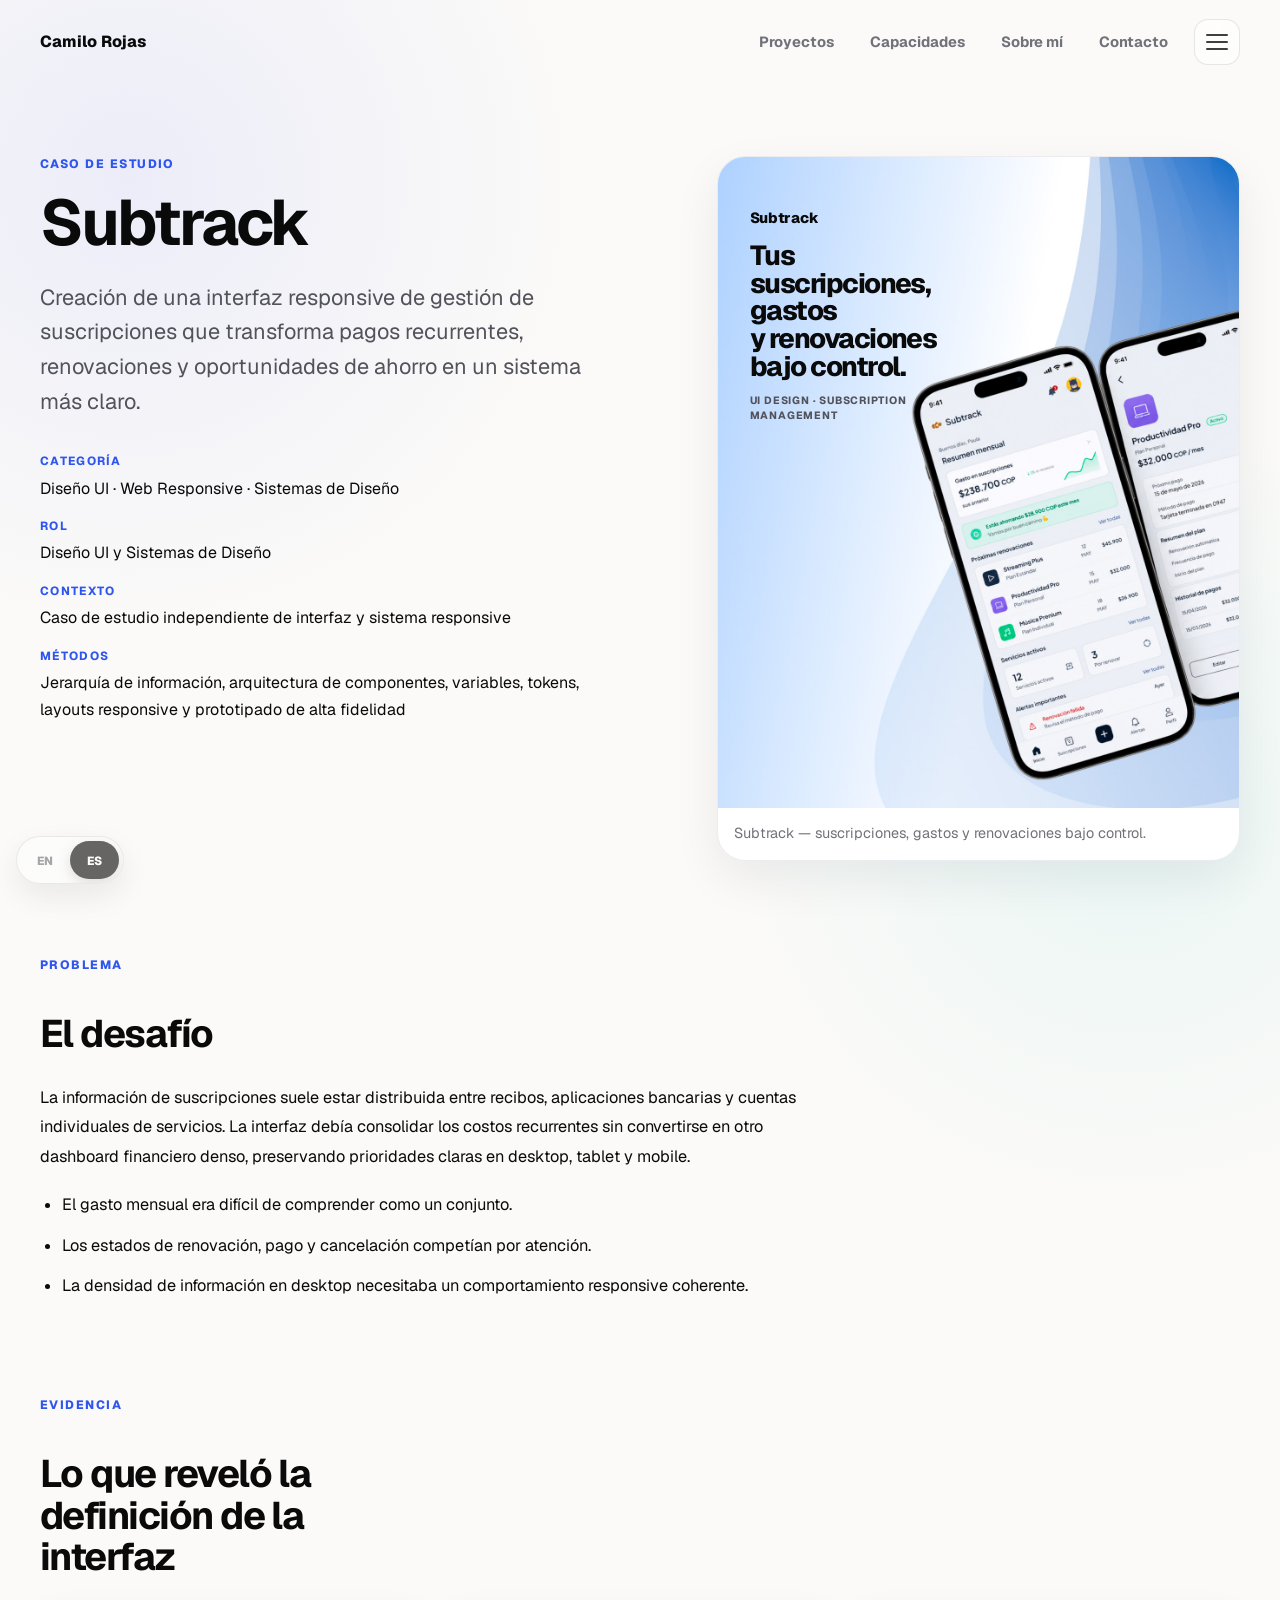
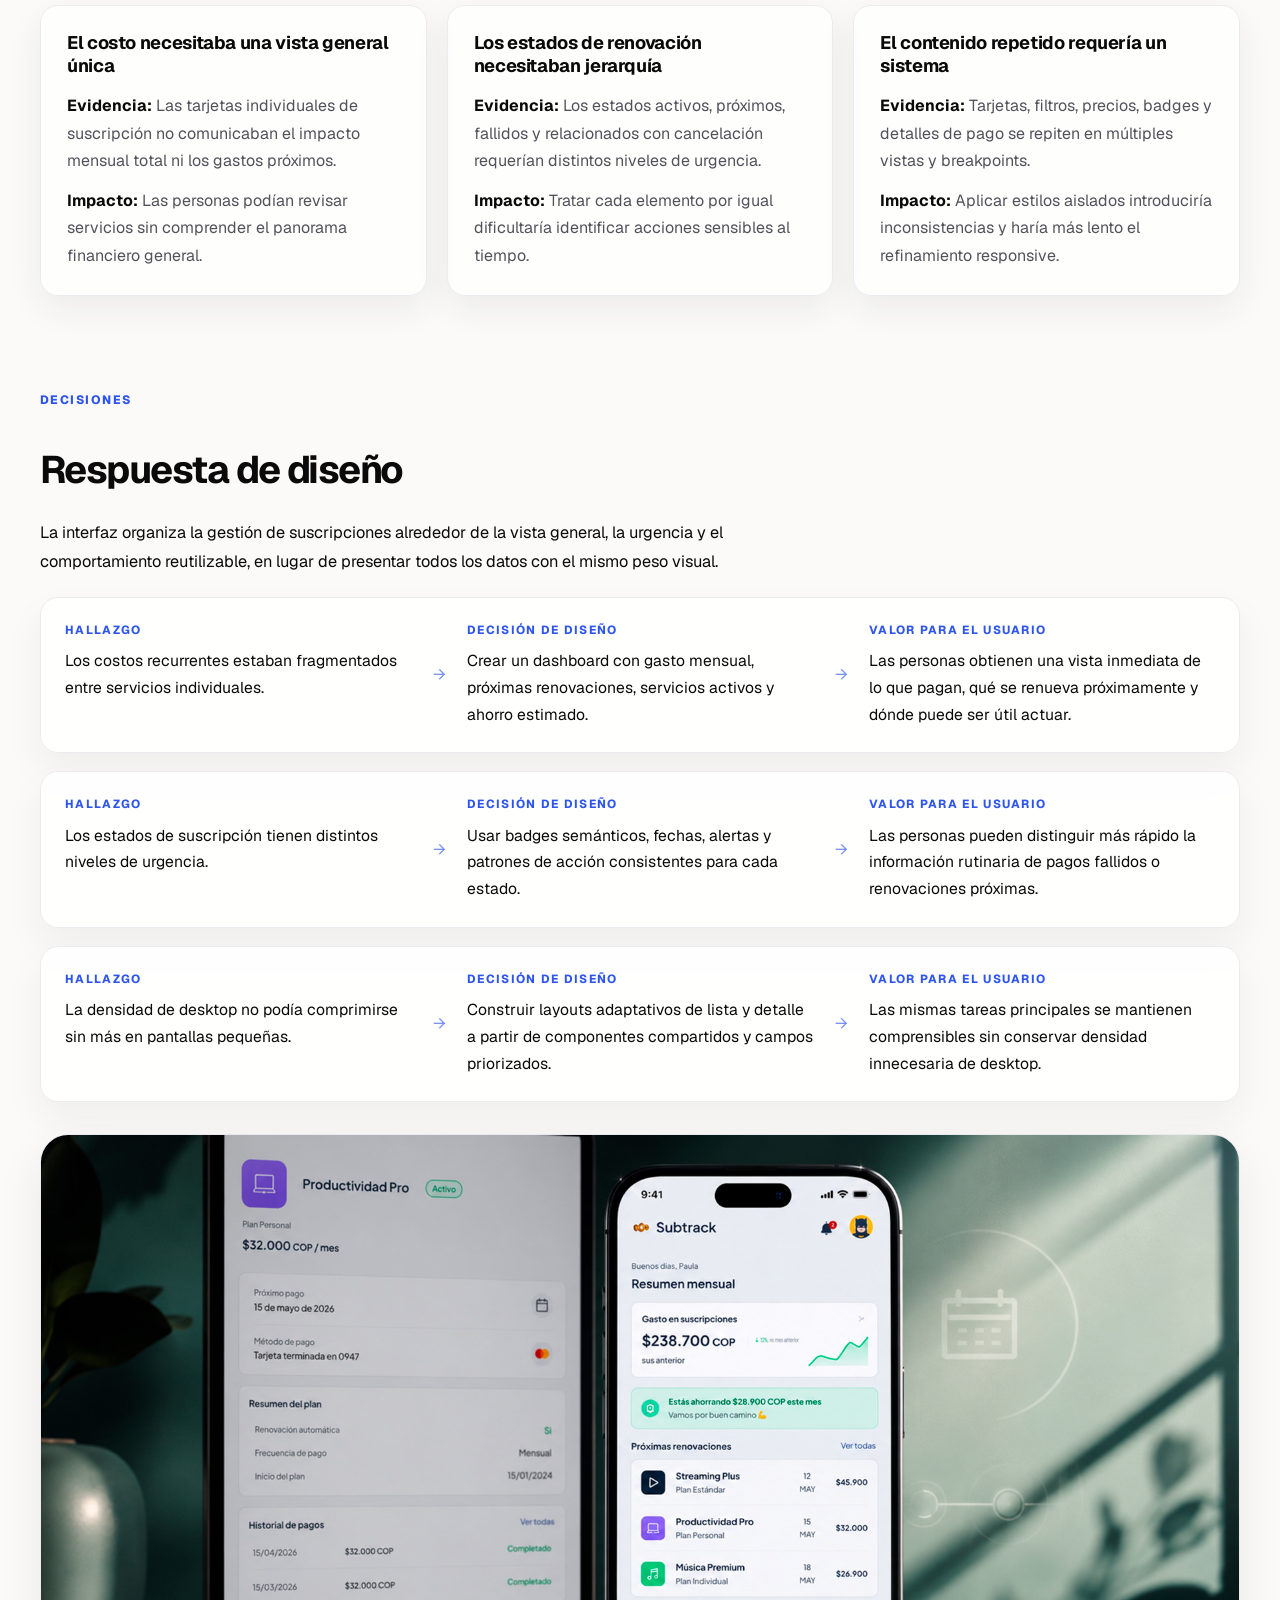
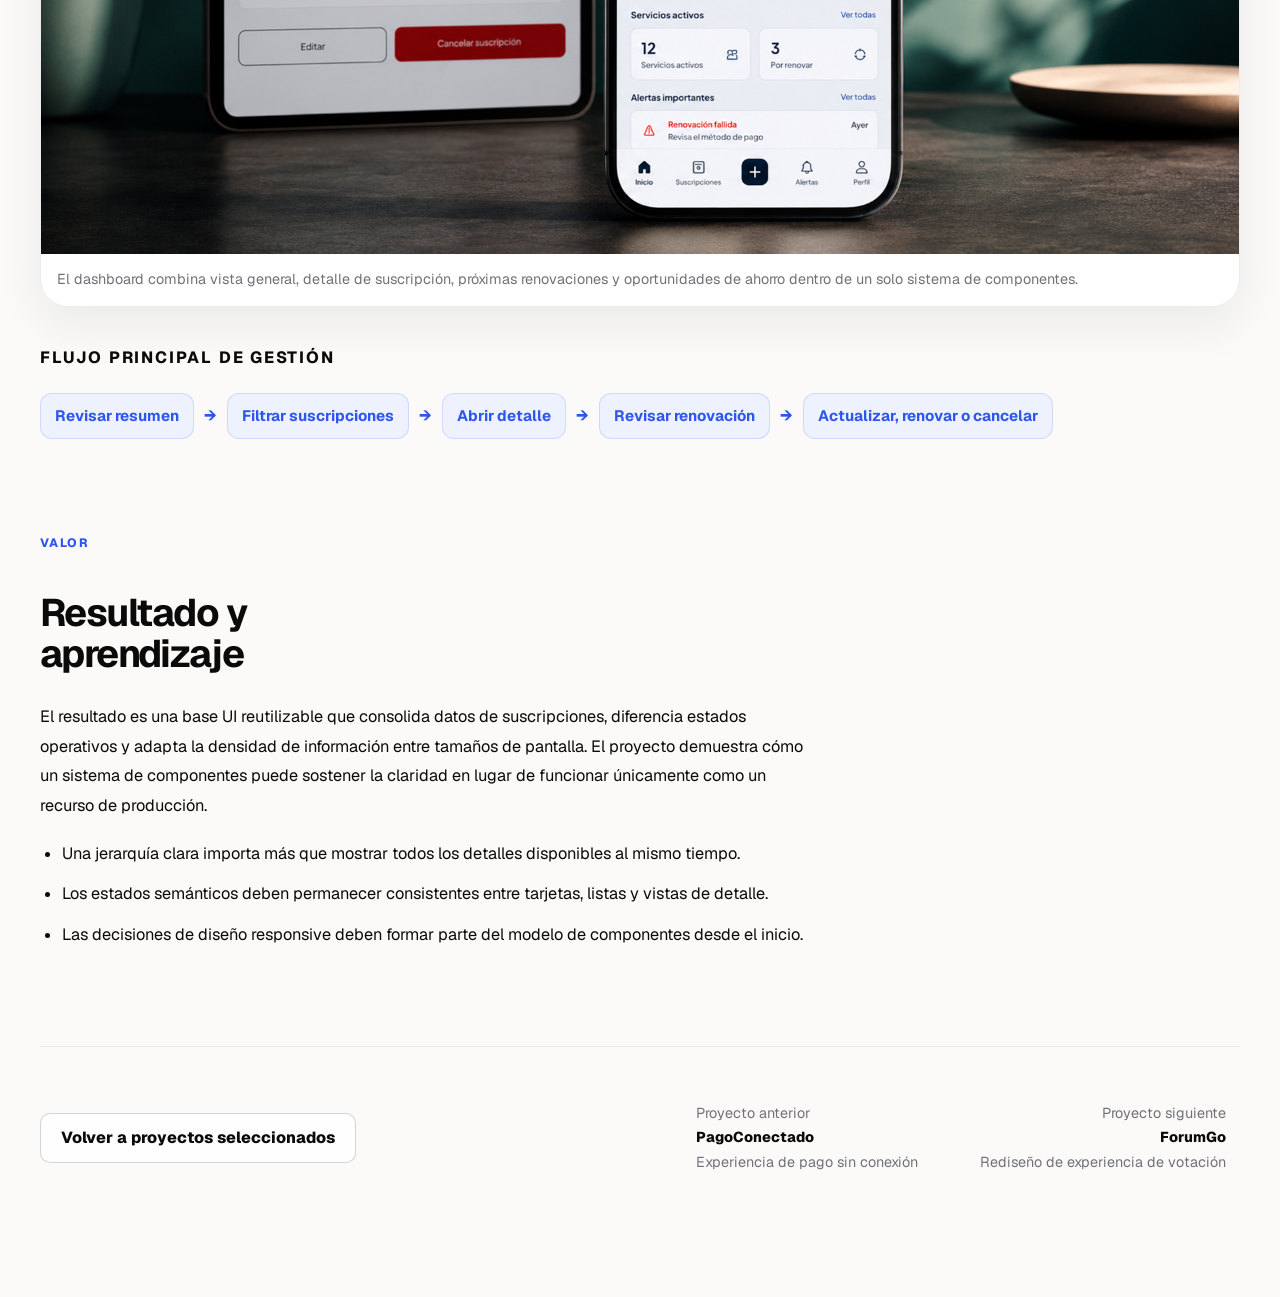
<file: es/work/subtrack.html>
<!DOCTYPE html>
<html lang="es">
<head><!-- Google Tag Manager --><script>(function(w,d,s,l,i){w[l]=w[l]||[];w[l].push({'gtm.start':
new Date().getTime(),event:'gtm.js'});var f=d.getElementsByTagName(s)[0],
j=d.createElement(s),dl=l!='dataLayer'?'&l='+l:'';j.async=true;j.src=
'https://www.googletagmanager.com/gtm.js?id='+i+dl;f.parentNode.insertBefore(j,f);
})(window,document,'script','dataLayer','GTM-NS6PZJFH');</script><!-- End Google Tag Manager -->
<meta charset="utf-8"/>
<meta content="width=device-width, initial-scale=1" name="viewport"/>
<title>Caso de estudio Subtrack — Camilo Rojas</title>
<meta content="Caso de estudio de diseño UI y sistemas de diseño de Camilo Rojas enfocado en visibilidad de suscripciones, estados de renovación, componentes reutilizables y jerarquía responsive." name="description"/>
<meta content="article" property="og:type"/><meta content="Caso de estudio Subtrack — Camilo Rojas" property="og:title"/><meta content="Caso de estudio de diseño UI y sistemas de diseño de Camilo Rojas enfocado en visibilidad de suscripciones, estados de renovación, componentes reutilizables y jerarquía responsive." property="og:description"/><meta content="https://camilorojas.design/es/work/subtrack.html" property="og:url"/><meta content="es_CO" property="og:locale"/><meta content="en_US" property="og:locale:alternate"/><link href="https://camilorojas.design/es/work/subtrack.html" rel="canonical"/><link href="https://camilorojas.design/work/subtrack.html" hreflang="en" rel="alternate"/><link href="https://camilorojas.design/es/work/subtrack.html" hreflang="es" rel="alternate"/><link href="https://camilorojas.design/work/subtrack.html" hreflang="x-default" rel="alternate"/>
<link href="/assets/icons/favicon.svg" rel="icon" type="image/svg+xml"/>
<link as="font" crossorigin="" href="/assets/fonts/Geist-Variable.woff2" rel="preload" type="font/woff2"/>
<link href="/styles.css" rel="stylesheet"/>
<link href="/case-study.css" rel="stylesheet"/>
<script defer="" src="/script.js"></script>
</head>
<body data-page-id="subtrack" data-page-type="case_study"><!-- Google Tag Manager (noscript) --><noscript><iframe height="0" src="https://www.googletagmanager.com/ns.html?id=GTM-NS6PZJFH" style="display:none;visibility:hidden" width="0"></iframe></noscript><!-- End Google Tag Manager (noscript) -->
<a class="skip" href="#main">Saltar al contenido</a>
<header class="header" data-header="">
<div class="shell nav">
<a class="brand" href="/es/">Camilo Rojas</a>
<div class="nav-main"><nav aria-label="Navegación principal" class="navlinks" data-nav="" id="navlinks">
<a href="/es/#work">Proyectos</a>
<a href="/es/#skills">Capacidades</a>
<a href="/es/#about">Sobre mí</a>
<a href="/es/#contact">Contacto</a>
</nav><button aria-controls="navlinks" aria-expanded="false" class="menu" data-menu="" type="button">Menú</button></div></div>
</header><nav aria-label="Selector de idioma" class="language-switcher" data-active-language="es" data-language-switcher="">
<a aria-label="Cambiar a inglés. Idioma actual: español." class="language-switcher__toggle" data-language="en" data-language-switch="" data-switch-location="floating_bottom_left" href="/work/subtrack.html" hreflang="en" lang="en">
<span aria-hidden="true" class="language-switcher__slider"></span>
<span class="language-switcher__option" data-language-option="en">EN</span>
<span aria-current="true" class="language-switcher__option" data-language-option="es">ES</span>
</a>
</nav>
<main id="main">
<article class="shell case-study">
<section class="case-study-hero">
<div class="hero-copy reveal">
<p class="eyebrow">CASO DE ESTUDIO</p>
<h1>Subtrack</h1>
<p class="lead">Creación de una interfaz responsive de gestión de suscripciones que transforma pagos recurrentes, renovaciones y oportunidades de ahorro en un sistema más claro.</p>
<div class="case-study-meta">
<div><span class="label mono">Categoría</span><p>Diseño UI · Web Responsive · Sistemas de Diseño</p></div>
<div><span class="label mono">Rol</span><p>Diseño UI y Sistemas de Diseño</p></div>
<div><span class="label mono">Contexto</span><p>Caso de estudio independiente de interfaz y sistema responsive</p></div>
<div><span class="label mono">Métodos</span><p>Jerarquía de información, arquitectura de componentes, variables, tokens, layouts responsive y prototipado de alta fidelidad</p></div>
</div>
</div>
<figure class="hero-figure case-hero-visual reveal">
<img alt="Portada del caso de estudio Subtrack para una interfaz responsive de gestión de suscripciones" decoding="async" height="1500" loading="eager" src="/assets/images/subtrack/subtrack-cover.webp" width="1200"/><div aria-hidden="true" class="cover-copy"><p class="cover-project">Subtrack</p><p class="cover-headline"><span>Tus suscripciones, gastos</span><span>y renovaciones bajo control.</span></p><p class="cover-discipline">UI Design · Subscription Management</p></div>
<figcaption>Subtrack — suscripciones, gastos y renovaciones bajo control.</figcaption>
</figure>
</section>
<section class="case-study-section reveal">
<header class="section-title">
<p class="eyebrow">PROBLEMA</p>
<h2>El desafío</h2>
</header>
<p>La información de suscripciones suele estar distribuida entre recibos, aplicaciones bancarias y cuentas individuales de servicios. La interfaz debía consolidar los costos recurrentes sin convertirse en otro dashboard financiero denso, preservando prioridades claras en desktop, tablet y mobile.</p>
<ul class="challenge-list">
<li>El gasto mensual era difícil de comprender como un conjunto.</li>
<li>Los estados de renovación, pago y cancelación competían por atención.</li>
<li>La densidad de información en desktop necesitaba un comportamiento responsive coherente.</li>
</ul>
</section>
<section class="case-study-section reveal">
<header class="section-title">
<p class="eyebrow">EVIDENCIA</p>
<h2>Lo que reveló la definición de la interfaz</h2>
</header>
<div class="finding-grid">
<article class="finding-card">
<h3>El costo necesitaba una vista general única</h3>
<p class="evidence"><strong>Evidencia:</strong> Las tarjetas individuales de suscripción no comunicaban el impacto mensual total ni los gastos próximos.</p>
<p class="impact"><strong>Impacto:</strong> Las personas podían revisar servicios sin comprender el panorama financiero general.</p>
</article>
<article class="finding-card">
<h3>Los estados de renovación necesitaban jerarquía</h3>
<p class="evidence"><strong>Evidencia:</strong> Los estados activos, próximos, fallidos y relacionados con cancelación requerían distintos niveles de urgencia.</p>
<p class="impact"><strong>Impacto:</strong> Tratar cada elemento por igual dificultaría identificar acciones sensibles al tiempo.</p>
</article>
<article class="finding-card">
<h3>El contenido repetido requería un sistema</h3>
<p class="evidence"><strong>Evidencia:</strong> Tarjetas, filtros, precios, badges y detalles de pago se repiten en múltiples vistas y breakpoints.</p>
<p class="impact"><strong>Impacto:</strong> Aplicar estilos aislados introduciría inconsistencias y haría más lento el refinamiento responsive.</p>
</article>
</div>
</section>
<section class="case-study-section reveal">
<header class="section-title">
<p class="eyebrow">DECISIONES</p>
<h2>Respuesta de diseño</h2>
</header>
<p>La interfaz organiza la gestión de suscripciones alrededor de la vista general, la urgencia y el comportamiento reutilizable, en lugar de presentar todos los datos con el mismo peso visual.</p>
<div class="decision-chains">
<article class="decision-chain">
<div class="decision-cell finding">
<span class="decision-label">Hallazgo</span>
<p>Los costos recurrentes estaban fragmentados entre servicios individuales.</p>
</div>
<div aria-hidden="true" class="decision-connector"></div>
<div class="decision-cell decision">
<span class="decision-label">Decisión de diseño</span>
<p>Crear un dashboard con gasto mensual, próximas renovaciones, servicios activos y ahorro estimado.</p>
</div>
<div aria-hidden="true" class="decision-connector"></div>
<div class="decision-cell value">
<span class="decision-label">Valor para el usuario</span>
<p>Las personas obtienen una vista inmediata de lo que pagan, qué se renueva próximamente y dónde puede ser útil actuar.</p>
</div>
</article>
<article class="decision-chain">
<div class="decision-cell finding">
<span class="decision-label">Hallazgo</span>
<p>Los estados de suscripción tienen distintos niveles de urgencia.</p>
</div>
<div aria-hidden="true" class="decision-connector"></div>
<div class="decision-cell decision">
<span class="decision-label">Decisión de diseño</span>
<p>Usar badges semánticos, fechas, alertas y patrones de acción consistentes para cada estado.</p>
</div>
<div aria-hidden="true" class="decision-connector"></div>
<div class="decision-cell value">
<span class="decision-label">Valor para el usuario</span>
<p>Las personas pueden distinguir más rápido la información rutinaria de pagos fallidos o renovaciones próximas.</p>
</div>
</article>
<article class="decision-chain">
<div class="decision-cell finding">
<span class="decision-label">Hallazgo</span>
<p>La densidad de desktop no podía comprimirse sin más en pantallas pequeñas.</p>
</div>
<div aria-hidden="true" class="decision-connector"></div>
<div class="decision-cell decision">
<span class="decision-label">Decisión de diseño</span>
<p>Construir layouts adaptativos de lista y detalle a partir de componentes compartidos y campos priorizados.</p>
</div>
<div aria-hidden="true" class="decision-connector"></div>
<div class="decision-cell value">
<span class="decision-label">Valor para el usuario</span>
<p>Las mismas tareas principales se mantienen comprensibles sin conservar densidad innecesaria de desktop.</p>
</div>
</article>
</div>
<figure class="case-feature-visual reveal">
<img alt="Dashboard de Subtrack con tarjetas de suscripción, información de renovaciones, gastos y detalles de pago" decoding="async" height="1080" loading="lazy" src="/assets/images/subtrack/subtrack-dashboard.webp" width="1800"/>
<figcaption>El dashboard combina vista general, detalle de suscripción, próximas renovaciones y oportunidades de ahorro dentro de un solo sistema de componentes.</figcaption>
</figure>
<p class="flow-label">FLUJO PRINCIPAL DE GESTIÓN</p>
<div aria-label="Flujo de gestión de Subtrack" class="decision-flow">
<span class="flow-step">Revisar resumen</span>
<span aria-hidden="true" class="flow-divider">→</span>
<span class="flow-step">Filtrar suscripciones</span>
<span aria-hidden="true" class="flow-divider">→</span>
<span class="flow-step">Abrir detalle</span>
<span aria-hidden="true" class="flow-divider">→</span>
<span class="flow-step">Revisar renovación</span>
<span aria-hidden="true" class="flow-divider">→</span>
<span class="flow-step">Actualizar, renovar o cancelar</span>
</div>
</section>
<section class="case-study-section reveal">
<header class="section-title">
<p class="eyebrow">VALOR</p>
<h2>Resultado y aprendizaje</h2>
</header>
<p>El resultado es una base UI reutilizable que consolida datos de suscripciones, diferencia estados operativos y adapta la densidad de información entre tamaños de pantalla. El proyecto demuestra cómo un sistema de componentes puede sostener la claridad en lugar de funcionar únicamente como un recurso de producción.</p>
<ul class="challenge-list">
<li>Una jerarquía clara importa más que mostrar todos los detalles disponibles al mismo tiempo.</li>
<li>Los estados semánticos deben permanecer consistentes entre tarjetas, listas y vistas de detalle.</li>
<li>Las decisiones de diseño responsive deben formar parte del modelo de componentes desde el inicio.</li>
</ul>
</section>
<footer class="case-study-footer">
<div class="footer-actions">
<a class="btn secondary" href="/es/#work">Volver a proyectos seleccionados</a>
<nav aria-label="Navegación de casos de estudio" class="project-pagination"><a aria-label="Ver proyecto anterior: PagoConectado" class="project-nav-link previous-project" href="/es/work/pagoconectado.html"><p>Proyecto anterior</p><p class="next-title">PagoConectado</p><p class="next-note">Experiencia de pago sin conexión</p></a><a aria-label="Ver proyecto siguiente: ForumGo" class="project-nav-link next-project" href="/es/work/forumgo.html"><p>Proyecto siguiente</p><p class="next-title">ForumGo</p><p class="next-note">Rediseño de experiencia de votación</p></a></nav></div>
</footer>
</article>
</main>
</body>
</html>
</file>
<file: styles.css>
@font-face {
  font-family: "Geist";
  src: url("/assets/fonts/Geist-Variable.woff2") format("woff2");
  font-style: normal;
  font-weight: 100 900;
  font-display: swap;
}

@font-face {
  font-family: "Geist";
  src: url("/assets/fonts/Geist-Italic-Variable.woff2") format("woff2");
  font-style: italic;
  font-weight: 100 900;
  font-display: swap;
}

:root {
  color-scheme: light;

  --color-cobalt-deep: #1b3fcc;
  --color-cobalt-core: #2e55ee;
  --color-cobalt-light: #7eadff;
  --color-cobalt-mist: #eef2ff;

  --color-canvas: #fbfaf8;
  --color-surface: #ffffff;
  --color-text-primary: #0a0a0b;
  --color-text-strong: #27272a;
  --color-text-secondary: #52525b;
  --color-text-muted: #71717a;
  --color-border: #ececf0;
  --color-success: #168858;

  --radius-sm: 10px;
  --radius-md: 18px;
  --radius-lg: 28px;
  --shadow-card: 0 18px 48px rgb(20 24 40 / 7%);

  --container-width: 1200px;
  --header-offset: 92px;

  --font-sans: "Geist", system-ui, -apple-system, "Segoe UI", Roboto,
    "Helvetica Neue", Arial, sans-serif;
  --font-mono: ui-monospace, SFMono-Regular, Menlo, Monaco, Consolas,
    "Liberation Mono", "Courier New", monospace;

  /* Compatibility aliases used by the existing HTML and page styles. */
  --bg: var(--color-canvas);
  --text: var(--color-text-primary);
  --muted: var(--color-text-muted);
  --line: var(--color-border);
  --blue2: var(--color-cobalt-core);
  --green: var(--color-success);
  --font: var(--font-sans);
  --r1: var(--radius-sm);
  --r2: var(--radius-md);
  --r3: var(--radius-lg);
}

*,
*::before,
*::after {
  box-sizing: border-box;
}

html {
  width: 100%;
  max-width: 100%;
  scroll-behavior: smooth;
  scroll-padding-top: var(--header-offset);
  overflow-x: hidden;
}

body {
  width: 100%;
  min-width: 0px;
  max-width: 100%;
  margin: 0;
  overflow-x: hidden;
  background:
    radial-gradient(circle at 10% 4%, rgb(102 118 255 / 10%), transparent 28rem),
    radial-gradient(circle at 88% 18%, rgb(79 215 210 / 10%), transparent 25rem),
    var(--color-canvas);
  color: var(--color-text-primary);
  font-family: var(--font-sans);
  font-size: 16px;
  line-height: 1.6;
  text-rendering: optimizeLegibility;
  -webkit-font-smoothing: antialiased;
}

img,
picture,
svg {
  display: block;
  max-width: 100%;
}

button,
input,
textarea,
select {
  font: inherit;
}

a {
  color: inherit;
}

h1,
h2,
h3,
p,
figure {
  margin-top: 0;
}

h1,
h2,
h3 {
  color: var(--color-text-primary);
  line-height: 1.06;
  letter-spacing: -0.04em;
}

h1 {
  max-width: 760px;
  margin-bottom: 24px;
  font-size: clamp(3rem, 6vw, 5.8rem);
}

h2 {
  max-width: 780px;
  margin: 0;
  font-size: clamp(2.25rem, 4vw, 4.1rem);
}

h3 {
  font-size: clamp(1.7rem, 2.5vw, 2.5rem);
}

.shell {
  width: min(calc(100% - 40px), var(--container-width));
  max-width: 100%;
  margin-inline: auto;
}

.skip {
  position: fixed;
  z-index: 999;
  top: 10px;
  left: 10px;
  padding: 10px 14px;
  transform: translateY(-160%);
  border-radius: var(--radius-sm);
  background: var(--color-text-primary);
  color: #ffffff;
  font-weight: 700;
  text-decoration: none;
}

.skip:focus {
  transform: none;
}

/* Header and navigation */
.header {
  position: sticky;
  z-index: 100;
  top: 0;
  padding-block: 12px;
  transition: background-color 180ms ease, box-shadow 180ms ease;
}

.header.scrolled {
  background: rgb(251 250 248 / 88%);
  box-shadow: 0 1px var(--color-border);
  backdrop-filter: blur(18px);
}

.nav {
  display: flex;
  min-height: 60px;
  align-items: center;
  justify-content: space-between;
  gap: 24px;
}

.brand {
  display: inline-flex;
  align-items: center;
  color: var(--color-text-primary);
  font-weight: 800;
  text-decoration: none;
}

.navlinks {
  display: flex;
  align-items: center;
  gap: 28px;
}

.navlinks a {
  padding: 6px 4px;
  border-radius: 8px;
  color: var(--color-text-muted);
  font-size: 0.92rem;
  font-weight: 700;
  text-decoration: none;
}

.navlinks a:hover {
  color: var(--color-text-primary);
}

.menu {
  display: none;
  min-width: 44px;
  min-height: 44px;
  padding: 10px 13px;
  border: 1px solid var(--color-border);
  border-radius: 12px;
  background: var(--color-surface);
  color: var(--color-text-primary);
  font-size: 0.9rem;
  font-weight: 700;
}

.brand:focus-visible,
.navlinks a:focus-visible,
.menu:focus-visible,
a:focus-visible,
button:focus-visible {
  outline: 3px solid rgb(46 85 238 / 24%);
  outline-offset: 4px;
}

/* Shared text and actions */
.eyebrow {
  margin-bottom: 18px;
  color: var(--color-cobalt-core);
  font-size: 0.76rem;
  font-weight: 800;
  line-height: 1.35;
  letter-spacing: 0.12em;
  text-transform: uppercase;
}

.lead {
  max-width: 710px;
  margin-bottom: 28px;
  color: var(--color-text-muted);
  font-size: clamp(1.14rem, 1.7vw, 1.42rem);
}

.actions,
.contact-actions,
.inline-actions {
  display: flex;
  flex-wrap: wrap;
  gap: 12px;
}

.inline-actions {
  margin-top: 20px;
}

.btn {
  display: inline-flex;
  min-height: 50px;
  align-items: center;
  justify-content: center;
  padding: 0 20px;
  border: 1px solid transparent;
  border-radius: var(--radius-sm);
  font-weight: 800;
  line-height: 1.2;
  text-align: center;
  text-decoration: none;
  transition: transform 160ms ease, box-shadow 160ms ease,
    background-color 160ms ease;
}

.btn:hover {
  transform: translateY(-2px);
}

.btn.primary,
.primary {
  background: var(--color-cobalt-core);
  color: #ffffff;
  box-shadow: 0 14px 30px rgb(27 63 204 / 18%);
}

.btn.secondary,
.secondary {
  border-color: rgb(24 24 27 / 18%);
  background: rgb(255 255 255 / 76%);
  color: var(--color-text-primary);
}

.btn-disabled {
  opacity: 0.62;
  cursor: not-allowed;
  pointer-events: none;
}

/* Home hero */
.hero {
  display: grid;
  min-height: calc(100vh - 84px);
  grid-template-columns: minmax(0, 1.1fr) minmax(320px, 0.9fr);
  align-items: center;
  gap: clamp(48px, 7vw, 96px);
  padding-block: clamp(60px, 8vw, 96px);
}

.hero-copy {
  min-width: 0;
  position: relative;
  z-index: 2;
  padding-right: clamp(24px, 4vw, 48px);
}

.hero-copy h1 {
  max-width: 680px;
  margin: 0;
  padding-right: clamp(24px, 4vw, 48px);
}

.hero > * {
  min-width: 0;
}

.status {
  display: flex;
  align-items: center;
  gap: 10px;
  margin-top: 24px;
  color: var(--color-text-muted);
  font-size: 0.92rem;
}

.status i {
  width: 9px;
  height: 9px;
  flex: 0 0 auto;
  border-radius: 999px;
  background: var(--color-success);
  box-shadow: 0 0 0 5px rgb(22 136 88 / 10%);
}

.hero-art {
  position: relative;
  display: grid;
  min-width: 0;
  z-index: 1;
  place-items: center;
}

.hero-profile {
  position: relative;
  width: min(100%, 460px);
  aspect-ratio: 4 / 5;
  margin: 0;
  overflow: hidden;
  border: 1px solid rgb(46 85 238 / 16%);
  border-radius: clamp(24px, 3vw, 32px);
  background: var(--color-cobalt-mist);
  box-shadow:
    0 24px 70px rgb(27 63 204 / 12%),
    0 8px 24px rgb(10 10 11 / 6%);
}

.hero-profile img {
  width: 100%;
  height: 100%;
  object-fit: cover;
  object-position: center top;
}

.hero-profile-card {
  position: absolute;
  right: 16px;
  bottom: 16px;
  left: 16px;
  display: grid;
  gap: 6px;
  margin: 0;
  padding: 16px 18px;
  border: 1px solid rgb(255 255 255 / 72%);
  border-radius: 16px;
  background: rgb(255 255 255 / 88%);
  box-shadow: 0 12px 32px rgb(10 10 11 / 10%);
  backdrop-filter: blur(16px);
}

.hero-profile-card strong {
  font-size: 0.95rem;
  line-height: 1.3;
}

.hero-profile-card span {
  color: var(--color-text-secondary);
  font-size: 0.72rem;
  line-height: 1.45;
  letter-spacing: 0.02em;
}

/* Home sections */
.block {
  padding-block: clamp(80px, 10vw, 132px);
}

.section-title {
  display: grid;
  gap: 22px;
  margin-bottom: clamp(36px, 5vw, 56px);
}

.projects {
  display: grid;
  gap: 32px;
}

.project {
  display: grid;
  min-width: 0;
  overflow: hidden;
  grid-template-columns: minmax(0, 1.08fr) minmax(360px, 0.92fr);
  border: 1px solid var(--color-border);
  border-radius: var(--radius-lg);
  background: rgb(255 255 255 / 68%);
  box-shadow: var(--shadow-card);
}

.project > * {
  min-width: 0;
}

.project-cover {
  position: relative;
  min-width: 0;
  min-height: 600px;
  overflow: hidden;
}

.project-cover img {
  display: block;
  width: 100%;
  height: 100%;
  object-fit: cover;
  object-position: center;
}

.project-cover.forumgo {
  background: #f3f0ff;
}

.project-cover.pago {
  background: #e9fbf4;
}

.project-cover.subtrack {
  background: #edf4ff;
}

.copy {
  display: flex;
  min-width: 0;
  flex-direction: column;
  justify-content: space-between;
  gap: 30px;
  padding: clamp(32px, 4.5vw, 64px);
}

.project-category {
  margin-bottom: 16px;
  color: var(--color-cobalt-core);
  font-size: 0.76rem;
  font-weight: 800;
  line-height: 1.45;
  letter-spacing: 0.11em;
  text-transform: uppercase;
}

.copy h3 {
  margin-bottom: 16px;
}

.summary {
  max-width: 56ch;
  margin-bottom: 0;
  color: var(--color-text-secondary);
  font-size: 1.06rem;
}

.project-meta,
.project-outcome {
  display: grid;
  gap: 16px;
}

.meta-row {
  display: grid;
  grid-template-columns: minmax(92px, 0.55fr) minmax(0, 1.45fr);
  align-items: start;
  gap: 16px;
}

.meta-row .label,
.project-outcome .label {
  color: var(--color-text-muted);
  font-family: var(--font-sans);
  font-size: 0.72rem;
  font-weight: 650;
  line-height: 1.5;
  letter-spacing: 0.12em;
  text-transform: uppercase;
}

.meta-row span:last-child {
  color: var(--color-text-primary);
  font-size: 0.96rem;
  line-height: 1.6;
}

.project-outcome p {
  margin: 0;
  color: var(--color-text-secondary);
  line-height: 1.7;
}

.project-outcome .label {
  display: block;
  margin-bottom: 6px;
  color: var(--color-text-primary);
}

.copy > .btn,
.copy > button {
  width: max-content;
}

.skills {
  display: grid;
  grid-template-columns: repeat(4, minmax(0, 1fr));
  gap: 18px;
}

.skills article {
  min-width: 0;
  min-height: 272px;
  padding: 28px;
  border: 1px solid var(--color-border);
  border-radius: var(--radius-md);
  background: rgb(255 255 255 / 68%);
}

.skills span {
  display: block;
  margin-bottom: 52px;
  color: var(--color-cobalt-core);
  font-size: 0.76rem;
  font-weight: 800;
}

.skills h3 {
  margin-bottom: 14px;
  font-size: 1.35rem;
}

.skills p {
  margin: 0;
  color: var(--color-text-secondary);
}

.about {
  display: grid;
  grid-template-columns: minmax(240px, 0.85fr) minmax(0, 1.15fr);
  gap: clamp(48px, 8vw, 112px);
}

.about .section-title {
  margin: 0;
}

.about-copy {
  max-width: 680px;
}

.about-copy > p {
  color: var(--color-text-secondary);
  font-size: 1.1rem;
}

.tags {
  display: flex;
  flex-wrap: wrap;
  gap: 8px;
  margin-top: 32px;
}

.tags span {
  padding: 8px 12px;
  border: 1px solid var(--color-border);
  border-radius: 999px;
  background: rgb(255 255 255 / 68%);
  font-size: 0.88rem;
  font-weight: 700;
}

.resume-panel,
.contact {
  display: grid;
  grid-template-columns: minmax(0, 1fr) minmax(240px, 280px);
  align-items: center;
  gap: clamp(32px, 5vw, 64px);
  padding: clamp(32px, 5vw, 64px);
  border: 1px solid rgb(255 255 255 / 72%);
  border-radius: var(--radius-lg);
  background:
    radial-gradient(circle at 86% 8%, rgb(79 215 210 / 38%), transparent 24rem),
    radial-gradient(circle at 14% 100%, rgb(168 121 255 / 32%), transparent 24rem),
    rgb(255 255 255 / 72%);
  box-shadow: 0 25px 80px rgb(35 36 46 / 10%);
}

.resume-copy {
  max-width: 640px;
}

.resume-copy h2,
.contact h2 {
  margin: 12px 0 16px;
}

.resume-copy p:last-child,
.contact p:not(.eyebrow) {
  margin-bottom: 0;
  color: var(--color-text-secondary);
  font-size: 1.06rem;
}

.resume-actions,
.contact-actions {
  display: grid;
  width: 100%;
  max-width: 280px;
  justify-self: end;
  gap: 12px;
}

.resume-actions .btn,
.contact-actions .btn {
  width: 100%;
  min-height: 52px;
}

/* Footer and reveal */
footer,
.footer {
  padding-block: 28px 24px;
  border-top: 1px solid var(--color-border);
}

.foot,
.footer-inner {
  display: flex;
  align-items: center;
  justify-content: space-between;
  flex-wrap: wrap;
  gap: 18px;
  color: var(--color-text-muted);
  font-size: 0.85rem;
}

.foot p,
.footer-inner p {
  margin: 0;
}

.foot a,
.footer-inner a {
  font-weight: 800;
  text-decoration: none;
}

.reveal {
  opacity: 0;
  transform: translateY(18px);
  transition: opacity 500ms ease, transform 500ms ease;
}

.reveal.show {
  opacity: 1;
  transform: none;
}

/* Responsive */
@media (min-width: 1281px) {
  .nav {
    min-height: 72px;
  }

  .navlinks {
    gap: 34px;
  }
}

@media (max-width: 1040px) {
  .hero {
    min-height: auto;
    grid-template-columns: 1fr;
    align-items: start;
    gap: 48px;
  }

  .hero-copy {
    padding-right: 0;
  }

  .hero-copy h1 {
    max-width: 720px;
    padding-right: 0;
  }
  .project {
    grid-template-columns: 1fr;
  }

  .project-cover { 
    width: min(500px, calc(100% - 40px));
    min-height: 0;
    height: auto;
    aspect-ratio: 4 / 5;
    margin:32px auto 0;
  }

  .project-cover img {
    object-fit: cover;
  }

  .project-card {
    grid-template-columns: 1fr;
    align-items: start;
  }

  .skills {
    grid-template-columns: repeat(2, minmax(0, 1fr));
  }

  .about {
    grid-template-columns: 1fr;
  }
}


@media (max-width: 760px) {
  .menu {
    display: inline-flex;
    align-items: center;
    justify-content: center;
  }

  .project-cover { 
    width: min(500px, calc(100% - 40px));
    min-height: 0;
    height: auto;
    aspect-ratio: 4 / 5;
    margin-top: 24px;
  }

  .project-card {
    grid-template-columns: 1fr;
  }

  .navlinks {
    position: fixed;
    top: 72px;
    right: 18px;
    left: 18px;
    display: none;
    flex-direction: column;
    align-items: stretch;
    gap: 0;
    padding: 14px;
    border: 1px solid var(--color-border);
    border-radius: 14px;
    background: rgb(255 255 255 / 96%);
    box-shadow: 0 20px 60px rgb(12 18 40 / 10%);
    backdrop-filter: blur(12px);
  }

  .navlinks.open {
    display: flex;
  }

  .navlinks a {
    padding: 12px 14px;
    border-radius: 10px;
  }

  .skills {
    grid-template-columns: 1fr;
  }

  .skills article {
    min-height: auto;
  }

  .skills span {
    margin-bottom: 36px;
  }

  .foot,
  .footer-inner {
    align-items: flex-start;
    flex-direction: column;
  }
}

@media (max-width: 600px) {
  .hero {
    grid-template-columns: 1fr;
    align-items: start;
    gap: 40px;
    padding-top: 52px;
  }

  .hero-copy h1 {
    font-size: clamp(2.75rem, 13vw, 4rem);
    line-height: 0.94;
  }

  .hero-art {
    width: min(100%, 620px);
    margin-top: 8px auto 0;
    margin-inline: auto;
    justify-items: center;
  }

  .hero-profile {
    width: min(100%, 420px);
  }

  .copy {
    padding: 30px 24px 36px;
  }

  .meta-row {
    grid-template-columns: 1fr;
    gap: 4px;
  }

  .resume-panel,
  .contact {
    grid-template-columns: 1fr;
    padding: 32px;
  }

  .resume-actions,
  .contact-actions {
    max-width: none;
    justify-self: stretch;
  }
}

@media (max-width: 480px) {
  .shell {
    width: min(calc(100% - 24px), var(--container-width));
  }

  h1 {
    font-size: clamp(2.7rem, 13vw, 4rem);
  }

  .actions,
  .actions .btn,
  .inline-actions,
  .inline-actions .btn,
  .contact-actions,
  .contact-actions .btn,
  .resume-actions,
  .resume-actions .btn {
    width: 100%;
  }

  .hero-profile-card {
    right: 12px;
    bottom: 12px;
    left: 12px;
    padding: 14px;
  }

  .project {
    border-radius: 22px;
  }


  .copy {
    padding: 26px 18px 30px;
  }

  .copy > .btn,
  .copy > button {
    width: 100%;
  }

  .resume-panel,
  .contact {
    padding: 24px;
    border-radius: 22px;
  }
}

@media (prefers-reduced-motion: reduce) {
  html {
    scroll-behavior: auto;
  }

  *,
  *::before,
  *::after {
    scroll-behavior: auto !important;
    animation-duration: 0.01ms !important;
    animation-iteration-count: 1 !important;
    transition-duration: 0.01ms !important;
  }

  .reveal {
    opacity: 1;
    transform: none;
  }
}

/* Bilingual navigation and HTML cover copy */
.nav-main {
  display: flex;
  min-width: 0;
  align-items: center;
  gap: 22px;
}

.language-switcher {
  display: inline-flex;
  flex: 0 0 auto;
  gap: 2px;
  padding: 3px;
  border: 1px solid var(--color-border);
  border-radius: 999px;
  background: rgb(255 255 255 / 78%);
}

.language-switcher a {
  display: grid;
  min-width: 36px;
  min-height: 32px;
  place-items: center;
  border-radius: 999px;
  color: var(--color-text-muted);
  font-size: 0.75rem;
  font-weight: 800;
  line-height: 1;
  text-decoration: none;
  transition: background-color 160ms ease, color 160ms ease;
}

.language-switcher a:hover {
  color: var(--color-text-primary);
}

.language-switcher a[aria-current="page"] {
  background: var(--color-text-primary);
  color: #ffffff;
  cursor: default;
}

.project-cover,
.case-hero-visual {
  position: relative;
}

.cover-copy {
  position: absolute;
  z-index: 2;
  top: 8%;
  left: 7.5%;
  display: grid;
  width: 43%;
  max-width: 300px;
  gap: 14px;
  color: var(--color-text-primary);
  pointer-events: none;
}

.cover-copy p {
  margin: 0;
}

.cover-project {
  font-size: 0.92rem;
  font-weight: 820;
  letter-spacing: -0.02em;
}

.cover-headline {
  font-size: clamp(1.7rem, 2.55vw, 2.8rem);
  font-weight: 760;
  line-height: 1.02;
  letter-spacing: -0.055em;
}

.cover-headline span {
  display: block;
}

.cover-discipline {
  max-width: 28ch;
  color: var(--color-text-secondary);
  font-size: 0.66rem;
  font-weight: 750;
  line-height: 1.45;
  letter-spacing: 0.075em;
  text-transform: uppercase;
}

@media (max-width: 1040px) {
  .cover-headline {
    font-size: 1.7rem;
  }
}

@media (max-width: 760px) {
  .nav-main {
    gap: 8px;
  }

  .language-switcher {
    padding: 2px;
  }

  .language-switcher a {
    min-width: 34px;
    min-height: 32px;
  }
}

@media (max-width: 480px) {
  .nav {
    gap: 12px;
  }

  .brand {
    font-size: 0.92rem;
  }

  .language-switcher a {
    min-width: 31px;
    min-height: 30px;
    font-size: 0.7rem;
  }

  .menu {
    min-width: 42px;
    padding-inline: 10px;
  }

  .cover-copy {
    top: 7%;
    left: 7%;
    width: 44%;
    gap: 9px;
  }

  .cover-project {
    font-size: 0.72rem;
  }

  .cover-headline {
    font-size: 1.14rem;
    line-height: 1.05;
  }

  .cover-discipline {
    font-size: 0.48rem;
    letter-spacing: 0.055em;
  }
}

@media (max-width: 880px) {
  .nav-main {
    gap: 8px;
  }

  .menu {
    display: inline-flex;
    align-items: center;
    justify-content: center;
  }

  .navlinks {
    position: fixed;
    top: 72px;
    right: 18px;
    left: 18px;
    display: none;
    flex-direction: column;
    align-items: stretch;
    gap: 0;
    padding: 14px;
    border: 1px solid var(--color-border);
    border-radius: 14px;
    background: rgb(255 255 255 / 96%);
    box-shadow: 0 20px 60px rgb(12 18 40 / 10%);
    backdrop-filter: blur(12px);
  }

  .navlinks.open {
    display: flex;
  }

  .navlinks a {
    padding: 12px 14px;
    border-radius: 10px;
  }
}

/* Iteration 3: full-hitbox bilingual toggle with footer avoidance */
.language-switcher {
  --switcher-edge-offset: max(16px, env(safe-area-inset-bottom));
  --footer-avoidance: 0px;

  position: fixed;
  top: auto;
  bottom: calc(
    var(--switcher-edge-offset) + var(--footer-avoidance)
  );

  z-index: 240;
  inset-inline-start: max(16px, env(safe-area-inset-left));
  display: block;
  width: 108px;
  height: 48px;
  gap: 0;
  padding: 0;
  overflow: hidden;
  border: 1px solid rgb(10 10 11 / 12%);
  border-radius: 999px;
  background: rgb(255 255 255 / 64%);
  box-shadow: 0 12px 32px rgb(20 24 40 / 12%);
  opacity: 0.62;
  isolation: isolate;
  backdrop-filter: blur(16px) saturate(135%);
  -webkit-backdrop-filter: blur(16px) saturate(135%);
  transition:
    opacity 180ms ease,
    transform 180ms ease,
    background-color 180ms ease,
    box-shadow 180ms ease;
}

.language-switcher:hover {
  opacity: 1;
}

.language-switcher:focus-within,
.language-switcher.is-changing {
  background: rgb(255 255 255 / 88%);
  box-shadow: 0 16px 42px rgb(20 24 40 / 17%);
  opacity: 1;
}

.language-switcher__toggle {
  position: absolute;
  inset: 0;
  display: grid;
  min-width: 0;
  min-height: 0;
  grid-template-columns: repeat(2, minmax(0, 1fr));
  padding: 4px;
  border-radius: inherit;
  color: inherit;
  cursor: pointer;
  text-decoration: none;
  -webkit-tap-highlight-color: transparent;
}

.language-switcher__slider {
  position: absolute;
  z-index: 0;
  top: 4px;
  bottom: 4px;
  left: 4px;
  width: calc(50% - 4px);
  border-radius: 999px;
  background: var(--color-text-primary);
  box-shadow: 0 5px 14px rgb(10 10 11 / 20%);
  transform: translateX(0);
  transform-origin: center;
  transition:
    transform 190ms cubic-bezier(0.2, 0.8, 0.2, 1),
    opacity 160ms ease;
}

.language-switcher[data-active-language="es"]
  .language-switcher__slider {
  transform: translateX(100%);
}

.language-switcher.is-pressing .language-switcher__slider {
  transform: translateX(0) scale(0.94);
}

.language-switcher[data-active-language="es"].is-pressing .language-switcher__slider {
  transform: translateX(100%) scale(0.94);
}

.language-switcher__option {
  position: relative;
  z-index: 1;
  display: grid;
  min-width: 0;
  min-height: 40px;
  place-items: center;
  border-radius: 999px;
  color: var(--color-text-muted);
  font-size: 0.74rem;
  font-weight: 820;
  line-height: 1;
  letter-spacing: 0.02em;
  transition: color 170ms ease;
}

.language-switcher[data-active-language="en"]
  [data-language-option="en"],
.language-switcher[data-active-language="es"]
  [data-language-option="es"] {
  color: #ffffff;
}

.language-switcher__toggle:focus-visible {
  outline: 3px solid rgb(46 85 238 / 30%);
  outline-offset: -3px;
}

/* Subtrack's devices enter the composition earlier than in the other covers.
   A narrower text measure reduces collision while preserving useful type size. */
.project-cover.subtrack .cover-copy,
body[data-page-id="subtrack"] .case-hero-visual .cover-copy {
  top: 7%;
  left: 6%;
  width: 36%;
  max-width: 250px;
  gap: 12px;
}

.project-cover.subtrack .cover-headline,
body[data-page-id="subtrack"] .case-hero-visual .cover-headline {
  font-size: clamp(1.5rem, 2.15vw, 2.38rem);
  line-height: 1.01;
}

@media (max-width: 1040px) {
  .project-cover.subtrack .cover-copy,
  body[data-page-id="subtrack"] .case-hero-visual .cover-copy {
    width: 38%;
    max-width: 190px;
  }

  .project-cover.subtrack .cover-headline,
  body[data-page-id="subtrack"] .case-hero-visual .cover-headline {
    font-size: 1.48rem;
  }
}

@media (max-width: 480px) {
  .language-switcher {
    --switcher-edge-offset: max(12px, env(safe-area-inset-bottom));
    inset-inline-start: max(12px, env(safe-area-inset-left));
    width: 100px;
    height: 44px;
  }

  .language-switcher__option {
    min-height: 36px;
    font-size: 0.7rem;
  }

  .project-cover.subtrack .cover-copy,
  body[data-page-id="subtrack"] .case-hero-visual .cover-copy {
    top: 6%;
    left: 5.5%;
    width: 39%;
    max-width: 150px;
    gap: 8px;
  }

  .project-cover.subtrack .cover-headline,
  body[data-page-id="subtrack"] .case-hero-visual .cover-headline {
    font-size: 1rem;
    line-height: 1.04;
  }
}

@media (prefers-reduced-motion: reduce) {
  .language-switcher,
  .language-switcher__toggle,
  .language-switcher__slider,
  .language-switcher__option {
    transition-duration: 0.01ms !important;
  }
}


/* Iteration 6: contextual navigation, section awareness, and footer divider avoidance */
:root {
  --context-menu-edge: 16px;
}

.header {
  will-change: transform;
  transition:
    transform 220ms cubic-bezier(0.2, 0.8, 0.2, 1),
    background-color 180ms ease,
    box-shadow 180ms ease;
}

.header.is-context-hidden {
  transform: translateY(calc(-100% - 12px));
  pointer-events: none;
}

body.context-navigation-enabled .menu {
  display: none;
}

body.context-navigation-open:not(.context-navigation-available) .header {
  z-index: 540;
}

body.context-navigation-open:not(.context-navigation-available) .header .brand,
body.context-navigation-open:not(.context-navigation-available) .header .navlinks {
  opacity: 0;
  pointer-events: none;
}

.language-switcher {
  top: auto;
  bottom: calc(
    var(--switcher-edge-offset) + var(--footer-avoidance)
  );
}

body.context-navigation-open {
  overflow: hidden;
}

.context-navigation__trigger-slot {
  display: block;
  width: 46px;
  height: 46px;
  flex: 0 0 46px;
  pointer-events: none;
}

.context-navigation__trigger {
  position: fixed;
  z-index: 550;
  top: var(--context-trigger-topbar-top, 19px);
  right: var(--context-trigger-topbar-right, 20px);
  display: grid;
  width: 46px;
  height: 46px;
  padding: 0;
  place-items: center;
  border: 1px solid rgb(10 10 11 / 12%);
  border-radius: 14px;
  background: rgb(255 255 255 / 82%);
  color: var(--color-text-primary);
  box-shadow: none;
  cursor: pointer;
  opacity: 0.78;
  backdrop-filter: blur(16px) saturate(135%);
  -webkit-backdrop-filter: blur(16px) saturate(135%);
  transition:
    top 220ms cubic-bezier(0.2, 0.8, 0.2, 1),
    right 220ms cubic-bezier(0.2, 0.8, 0.2, 1),
    width 220ms cubic-bezier(0.2, 0.8, 0.2, 1),
    height 220ms cubic-bezier(0.2, 0.8, 0.2, 1),
    border-radius 220ms cubic-bezier(0.2, 0.8, 0.2, 1),
    opacity 180ms ease,
    transform 180ms ease,
    background-color 180ms ease,
    box-shadow 180ms ease;
}

body.context-navigation-available .context-navigation__trigger {
  top: max(var(--context-menu-edge), env(safe-area-inset-top));
  right: max(var(--context-menu-edge), env(safe-area-inset-right));
  width: 52px;
  height: 52px;
  border-radius: 16px;
  box-shadow: 0 14px 38px rgb(20 24 40 / 14%);
}

.context-navigation__trigger:hover,
.context-navigation__trigger:focus-visible,
body.context-navigation-open .context-navigation__trigger {
  background: rgb(255 255 255 / 96%);
  box-shadow: 0 18px 48px rgb(20 24 40 / 18%);
  opacity: 1;
}

.context-navigation__icon {
  position: relative;
  display: grid;
  width: 22px;
  height: 16px;
  align-content: space-between;
}

.context-navigation__icon span {
  display: block;
  width: 100%;
  height: 2px;
  border-radius: 999px;
  background: currentColor;
  transform-origin: center;
  transition: transform 180ms ease, opacity 140ms ease;
}

body.context-navigation-open .context-navigation__icon span:first-child {
  transform: translateY(7px) rotate(45deg);
}

body.context-navigation-open .context-navigation__icon span:nth-child(2) {
  opacity: 0;
}

body.context-navigation-open .context-navigation__icon span:last-child {
  transform: translateY(-7px) rotate(-45deg);
}

.context-navigation__backdrop {
  position: fixed;
  z-index: 510;
  inset: 0;
  background: rgb(10 10 11 / 22%);
  opacity: 0;
  backdrop-filter: blur(3px);
  -webkit-backdrop-filter: blur(3px);
  transition: opacity 180ms ease;
}

.context-navigation__panel {
  position: fixed;
  z-index: 520;
  top: calc(max(var(--context-menu-edge), env(safe-area-inset-top)) + 66px);
  right: max(var(--context-menu-edge), env(safe-area-inset-right));
  width: min(420px, calc(100vw - 32px));
  max-height: calc(100dvh - 98px);
  padding: 22px;
  overflow-y: auto;
  overscroll-behavior: contain;
  border: 1px solid rgb(10 10 11 / 11%);
  border-radius: 24px;
  background: rgb(255 255 255 / 96%);
  box-shadow: 0 28px 90px rgb(20 24 40 / 24%);
  opacity: 0;
  transform: translateY(-10px) scale(0.98);
  transform-origin: top right;
  backdrop-filter: blur(24px) saturate(140%);
  -webkit-backdrop-filter: blur(24px) saturate(140%);
  transition: opacity 180ms ease, transform 180ms ease;
}

.context-navigation.is-open .context-navigation__backdrop,
.context-navigation.is-open .context-navigation__panel {
  opacity: 1;
}

.context-navigation.is-open .context-navigation__panel {
  transform: none;
}

.context-navigation__header {
  padding-bottom: 18px;
  border-bottom: 1px solid var(--color-border);
}

.context-navigation__header p {
  margin: 0 0 7px;
  color: var(--color-cobalt-core);
  font-size: 0.7rem;
  font-weight: 820;
  line-height: 1.2;
  letter-spacing: 0.12em;
}

.context-navigation__header h2 {
  margin: 0;
  font-size: clamp(1.55rem, 4vw, 2rem);
  line-height: 1;
  letter-spacing: -0.045em;
}

.context-navigation__group {
  padding-top: 20px;
}

.context-navigation__group + .context-navigation__group {
  margin-top: 20px;
  border-top: 1px solid var(--color-border);
}

.context-navigation__group h3 {
  margin: 0 0 10px;
  color: var(--color-text-muted);
  font-size: 0.72rem;
  line-height: 1.3;
  letter-spacing: 0.1em;
  text-transform: uppercase;
}

.context-navigation__group ul {
  display: grid;
  grid-template-columns: repeat(2, minmax(0, 1fr));
  gap: 8px;
  margin: 0;
  padding: 0;
  list-style: none;
}

.context-navigation__group a {
  position: relative;
  display: grid;
  min-height: 76px;
  align-content: center;
  gap: 4px;
  padding: 13px 14px;
  border: 1px solid transparent;
  border-radius: 14px;
  background: rgb(246 246 248 / 74%);
  text-decoration: none;
  transition:
    border-color 160ms ease,
    background-color 160ms ease,
    transform 160ms ease;
}

.context-navigation__group a:hover {
  border-color: rgb(46 85 238 / 16%);
  background: var(--color-cobalt-mist);
  transform: translateY(-1px);
}

.context-navigation__group a[aria-current] {
  border-color: rgb(46 85 238 / 24%);
  background: var(--color-cobalt-mist);
}

.context-navigation__group a[aria-current]::after {
  position: absolute;
  top: 10px;
  right: 10px;
  width: 7px;
  height: 7px;
  border-radius: 50%;
  background: var(--color-cobalt-core);
  content: "";
}

.context-navigation__group a > span {
  color: var(--color-text-primary);
  font-size: 0.94rem;
  font-weight: 780;
  line-height: 1.2;
}

.context-navigation__group small {
  color: var(--color-text-muted);
  font-size: 0.72rem;
  line-height: 1.35;
}

@media (max-width: 760px) {
  :root {
    --context-menu-edge: 12px;
  }

  .context-navigation__trigger-slot {
    width: 44px;
    height: 44px;
    flex-basis: 44px;
  }

  .context-navigation__trigger {
    width: 44px;
    height: 44px;
    border-radius: 13px;
  }

  body.context-navigation-available .context-navigation__trigger {
    width: 48px;
    height: 48px;
    border-radius: 14px;
  }

  .context-navigation__panel {
    top: calc(max(var(--context-menu-edge), env(safe-area-inset-top)) + 60px);
    right: max(var(--context-menu-edge), env(safe-area-inset-right));
    left: max(var(--context-menu-edge), env(safe-area-inset-left));
    width: auto;
    max-height: calc(100dvh - 84px);
    padding: 18px;
    border-radius: 20px;
  }

  .context-navigation__group ul {
    grid-template-columns: 1fr;
  }

  .context-navigation__group a {
    min-height: 64px;
  }
}

@media (max-width: 480px) {
  .context-navigation__header h2 {
    font-size: 1.45rem;
  }

  .context-navigation__panel {
    padding: 16px;
  }
}

@media (prefers-reduced-motion: reduce) {
  .header,
  .context-navigation__trigger,
  .context-navigation__icon span,
  .context-navigation__backdrop,
  .context-navigation__panel,
  .context-navigation__group a {
    transition-duration: 0.01ms !important;
  }
}
</file>
<file: cv.css>
/* Résumé page. Global tokens and shared components live in styles.css. */

.cv-main {
  padding-top: clamp(72px, 8vw, 112px);
}

.cv-hero,
.cv-grid-section,
.cv-contact {
  margin-bottom: clamp(64px, 8vw, 104px);
}

.cv-hero {
  display: grid;
  grid-template-columns: minmax(0, 1.08fr) minmax(300px, 0.72fr);
  align-items: center;
  gap: clamp(40px, 6vw, 80px);
}

.cv-hero > *,
.cv-grid-section > *,
.cv-contact > * {
  min-width: 0;
}

.cv-hero-copy {
  max-width: 760px;
}

.cv-hero h1 {
  margin: 10px 0 0;
  font-size: clamp(4rem, 10vw, 8rem);
  line-height: 0.9;
  letter-spacing: -0.07em;
}

.cv-role,
.cv-index,
.cv-meta,
.cv-status {
  color: var(--color-cobalt-core);
  font-family: var(--font-sans);
  font-size: 0.75rem;
  font-weight: 750;
  line-height: 1.45;
  letter-spacing: 0.09em;
  text-transform: uppercase;
}

.cv-role {
  margin: 18px 0 0;
}

.cv-lead {
  max-width: 620px;
  margin: 24px 0 0;
  color: var(--color-text-secondary);
  font-size: clamp(1.05rem, 1rem + 0.3vw, 1.32rem);
  line-height: 1.65;
}

.cv-actions {
  display: flex;
  flex-wrap: wrap;
  gap: 12px;
  margin-top: 32px;
}

.cv-actions .btn {
  min-height: 52px;
}

.cv-portrait {
  position: relative;
  width: 100%;
  max-width: 480px;
  aspect-ratio: 4 / 5;
  margin: 0;
  justify-self: end;
  overflow: hidden;
  border: 1px solid var(--color-border);
  border-radius: clamp(24px, 3vw, 32px);
  background: var(--color-cobalt-mist);
  box-shadow: 0 28px 80px rgb(30 50 100 / 12%);
}

.cv-portrait img {
  width: 100%;
  height: 100%;
  object-fit: cover;
  object-position: center top;
}

.cv-grid-section {
  display: grid;
  grid-template-columns: minmax(220px, 280px) minmax(0, 1fr);
  align-items: start;
  gap: clamp(40px, 6vw, 80px);
}

.cv-section-heading {
  position: sticky;
  top: 104px;
}

.cv-section-heading h2,
.cv-contact h2 {
  margin: 12px 0 0;
  font-size: clamp(2rem, 4.5vw, 3.75rem);
  line-height: 1;
  letter-spacing: -0.05em;
}

.cv-card {
  min-width: 0;
  border: 1px solid var(--color-border);
  border-radius: var(--radius-md);
  background: var(--color-surface);
  box-shadow: 0 14px 45px rgb(30 50 100 / 5%);
}

.cv-summary-card {
  padding: clamp(24px, 4vw, 40px);
}

.cv-summary-card p {
  max-width: 820px;
  margin: 0;
  color: var(--color-text-secondary);
  font-size: clamp(1rem, 0.95rem + 0.2vw, 1.14rem);
  line-height: 1.72;
}

.cv-summary-card p + p {
  margin-top: 16px;
}

.cv-strengths {
  display: grid;
  grid-template-columns: repeat(2, minmax(0, 1fr));
  gap: 18px;
}

.cv-strengths .cv-card,
.cv-project-card {
  padding: 26px;
}

.cv-strengths h3,
.cv-project-card h3,
.cv-timeline-item h3 {
  margin: 18px 0 10px;
  font-size: 1.18rem;
  line-height: 1.25;
  letter-spacing: -0.025em;
}

.cv-strengths p,
.cv-project-card p,
.cv-timeline-item p {
  margin: 0;
  color: var(--color-text-secondary);
  line-height: 1.65;
}

.cv-timeline {
  display: grid;
  gap: 18px;
}

.cv-timeline-item {
  display: grid;
  grid-template-columns: minmax(220px, 0.38fr) minmax(0, 1fr);
  gap: clamp(24px, 4vw, 48px);
  padding: 26px;
}

.cv-timeline-item h3 {
  margin-top: 0;
}

.cv-timeline-item .cv-meta,
.cv-project-card .cv-meta {
  margin: 6px 0 0;
  color: var(--color-text-muted);
}

.cv-projects {
  display: grid;
  grid-template-columns: repeat(3, minmax(0, 1fr));
  gap: 18px;
}

.cv-project-card {
  display: flex;
  min-height: 100%;
  flex-direction: column;
}

.cv-project-card h3 {
  margin-top: 16px;
}

.cv-project-card .cv-inline-link,
.cv-project-card .cv-status {
  margin-top: auto;
  padding-top: 20px;
}

.cv-inline-link {
  display: inline-flex;
  width: max-content;
  color: var(--color-cobalt-core);
  font-weight: 750;
  text-decoration: none;
}

.cv-inline-link:hover {
  text-decoration: underline;
  text-underline-offset: 3px;
}

.cv-status {
  display: block;
  color: var(--color-text-muted);
}

.cv-tags {
  display: flex;
  flex-wrap: wrap;
  gap: 10px;
  padding: 26px;
}

.cv-tags span {
  display: inline-flex;
  min-height: 38px;
  align-items: center;
  padding: 7px 13px;
  border: 1px solid rgb(46 85 238 / 16%);
  border-radius: 999px;
  background: var(--color-cobalt-mist);
  color: var(--color-cobalt-deep);
  font-size: 0.9rem;
  font-weight: 700;
}

.cv-contact {
  display: grid;
  grid-template-columns: minmax(0, 1fr) minmax(250px, 300px);
  align-items: center;
  gap: clamp(32px, 5vw, 64px);
  padding: clamp(32px, 5vw, 64px);
  border: 1px solid rgb(255 255 255 / 72%);
  border-radius: var(--radius-lg);
  background:
    radial-gradient(circle at 86% 8%, rgb(79 215 210 / 38%), transparent 24rem),
    radial-gradient(circle at 14% 100%, rgb(168 121 255 / 32%), transparent 24rem),
    rgb(255 255 255 / 72%);
  box-shadow: 0 25px 80px rgb(35 36 46 / 10%);
}

.cv-contact p:not(.eyebrow) {
  max-width: 66ch;
  margin: 22px 0 0;
  color: var(--color-text-secondary);
  font-size: 1.05rem;
  line-height: 1.65;
}

.cv-contact-actions {
  display: grid;
  width: 100%;
  justify-self: end;
  gap: 12px;
  margin-top: 0;
}

.cv-contact-actions .btn {
  width: 100%;
}

@media (max-width: 1040px) {
  .cv-projects {
    grid-template-columns: repeat(2, minmax(0, 1fr));
  }
}

@media (max-width: 900px) {
  .cv-hero,
  .cv-grid-section,
  .cv-contact {
    grid-template-columns: 1fr;
  }

  .cv-section-heading {
    position: static;
    max-width: 680px;
  }

  .cv-portrait {
    max-width: 520px;
    justify-self: start;
  }

  .cv-timeline-item {
    grid-template-columns: 1fr;
  }

  .cv-contact-actions {
    max-width: none;
    justify-self: stretch;
  }
}

@media (max-width: 640px) {
  .cv-main {
    padding-top: 64px;
  }

  .cv-hero,
  .cv-grid-section,
  .cv-contact {
    margin-bottom: 64px;
  }

  .cv-hero h1 {
    font-size: clamp(3.5rem, 19vw, 5.5rem);
  }

  .cv-actions,
  .cv-actions .btn {
    width: 100%;
  }

  .cv-strengths,
  .cv-projects {
    grid-template-columns: 1fr;
  }

  .cv-summary-card,
  .cv-strengths .cv-card,
  .cv-project-card,
  .cv-timeline-item,
  .cv-tags {
    padding: 22px;
  }

  .cv-contact {
    padding: 24px;
  }
}
</file>
<file: case-study.css>
/* Case-study page. Shared tokens, header, buttons, and footer live in styles.css. */

.case-study {
  padding-block: clamp(48px, 6vw, 72px) 88px;
}

.case-study-hero {
  display: grid;
  grid-template-columns: minmax(0, 1.08fr) minmax(360px, 0.92fr);
  align-items: start;
  gap: clamp(40px, 5vw, 64px);
}

.case-study-hero > * {
  min-width: 0;
}

.case-study-hero .hero-copy {
  max-width: 760px;
}

.case-study-hero h1 {
  max-width: 680px;
  margin: 0 0 24px;
  font-size: clamp(3rem, 5vw, 4.8rem);
  line-height: 1.02;
}

.case-study-hero .case-brand-title {
  line-height: 0;
}

.case-brand-title img {
  display: block;
  width: clamp(260px, 35vw, 460px);
  max-width: 100%;
  height: auto;
}

.case-study-hero .lead {
  max-width: 42rem;
  margin: 0;
  color: var(--color-text-secondary);
  font-size: clamp(1.1rem, 1.7vw, 1.4rem);
}

.case-study-meta {
  display: grid;
  gap: 16px;
  margin-top: 34px;
}

.case-study-meta div {
  display: grid;
  gap: 6px;
}

.case-study-meta .label,
.decision-label,
.flow-label {
  color: var(--color-cobalt-core);
  font-family: var(--font-sans);
  font-size: 0.74rem;
  font-weight: 750;
  line-height: 1.4;
  letter-spacing: 0.11em;
  text-transform: uppercase;
}

.case-study-meta p {
  margin: 0;
  color: var(--color-text-primary);
  font-size: 1rem;
  line-height: 1.65;
}

.hero-figure,
.case-feature-visual {
  width: 100%;
  margin: 0;
  overflow: hidden;
  border: 1px solid var(--color-border);
  border-radius: var(--radius-lg);
  background: var(--color-surface);
  box-shadow: var(--shadow-card);
}

.hero-figure img {
  display:block;
  width: 100%;
  height:auto;
  aspect-ratio: 4 / 3;
  object-fit: cover;
  object-position: center;
}

.hero-figure figcaption,
.case-feature-visual figcaption {
  margin: 0;
  padding: 14px 16px 16px;
  color: var(--color-text-muted);
  font-size: 0.9rem;
  line-height: 1.55;
}

.case-study-section {
  margin-top: clamp(64px, 8vw, 96px);
}

.case-study-section .section-title {
  margin-bottom: 28px;
}

.case-study-section .section-title h2 {
  max-width: 14ch;
  font-size: clamp(2.15rem, 3vw, 3.45rem);
  line-height: 1.08;
}

.case-study-section > p {
  max-width: 70ch;
  margin: 0 0 20px;
  color: var(--color-text-primary);
  font-size: 1.02rem;
  line-height: 1.8;
}

.challenge-list {
  display: grid;
  gap: 12px;
  margin: 0;
  padding-left: 1.35rem;
  color: var(--color-text-primary);
  font-size: 1.02rem;
  line-height: 1.75;
}

.finding-grid {
  display: grid;
  grid-template-columns: repeat(3, minmax(0, 1fr));
  gap: 20px;
}

.finding-card {
  min-width: 0;
  padding: 26px;
  border: 1px solid var(--color-border);
  border-radius: var(--radius-md);
  background: rgb(255 255 255 / 78%);
  box-shadow: 0 12px 35px rgb(35 36 46 / 7%);
}

.finding-card h3 {
  margin: 0 0 14px;
  font-size: 1.14rem;
  line-height: 1.25;
  letter-spacing: -0.02em;
}

.finding-card p {
  margin: 0;
  color: var(--color-text-secondary);
  font-size: 1rem;
  line-height: 1.72;
}

.finding-card p + p {
  margin-top: 12px;
}

.finding-card strong {
  color: var(--color-text-primary);
}

.decision-chains {
  display: grid;
  gap: 18px;
}

.decision-chain {
  display: grid;
  grid-template-columns:
    minmax(0, 1fr) 28px minmax(0, 1fr) 28px minmax(0, 1fr);
  align-items: stretch;
  gap: 14px;
  padding: 24px;
  border: 1px solid var(--color-border);
  border-radius: var(--radius-md);
  background: rgb(255 255 255 / 92%);
  box-shadow: 0 18px 40px rgb(20 24 40 / 5%);
}

.decision-cell {
  min-width: 0;
}

.decision-label {
  display: block;
  margin-bottom: 10px;
}

.decision-cell p {
  max-width: 34rem;
  margin: 0;
  color: var(--color-text-primary);
  font-size: 0.98rem;
  line-height: 1.7;
}

.decision-connector {
  display: grid;
  width: 28px;
  place-items: center;
  color: var(--color-cobalt-core);
  font-size: 1rem;
  opacity: 0.65;
}

.decision-connector::before {
  content: "→";
}

.case-feature-visual {
  margin: 32px 0 36px;
}

.case-context-gallery {
  display: grid;
  gap: 32px;
  margin: 32px 0 36px;
}

.case-context-gallery .case-feature-visual {
  margin: 0;
}

.case-feature-visual img {
  display:block;
  width: 100%;
  height:auto;
  aspect-ratio: 5 / 3;
  object-fit: cover;
  object-position: center;
  background: var(--color-surface);
}

.case-context-gallery .case-feature-visual img {
  aspect-ratio: 16 / 9;
  object-fit: contain;
}

.flow-label {
  margin: 20px 0 12px;
  color: var(--color-text-secondary);
}

.decision-flow {
  display: flex;
  flex-wrap: wrap;
  align-items: center;
  gap: 10px;
}

.flow-step {
  padding: 10px 14px;
  border: 1px solid rgb(46 85 238 / 16%);
  border-radius: 12px;
  background: var(--color-cobalt-mist);
  color: var(--color-cobalt-core);
  font-size: 0.95rem;
  font-weight: 700;
  white-space: nowrap;
}

.flow-divider {
  color: var(--color-cobalt-core);
  font-size: 1rem;
  font-weight: 800;
}

/* PagoConectado interactive prototype */
.prototype-section {
  padding: clamp(28px, 4vw, 48px);
  border: 1px solid var(--color-border);
  border-radius: var(--radius-lg);
  background:
    radial-gradient(circle at 88% 10%, rgb(46 85 238 / 9%), transparent 30%),
    rgb(255 255 255 / 74%);
  box-shadow: var(--shadow-card);
}

.prototype-section .section-title h2 {
  max-width: 18ch;
}

.prototype-layout {
  display: grid;
  grid-template-columns: minmax(0, 1fr) minmax(300px, 390px);
  align-items: center;
  gap: clamp(40px, 7vw, 84px);
}

.prototype-copy {
  max-width: 62ch;
}

.prototype-copy > p {
  margin: 0;
  color: var(--color-text-primary);
  font-size: 1.02rem;
  line-height: 1.8;
}

.prototype-steps {
  display: grid;
  gap: 14px;
  margin: 28px 0;
  padding-left: 1.45rem;
  color: var(--color-text-primary);
  line-height: 1.65;
}

.prototype-steps li {
  padding-left: 4px;
}

.prototype-steps li::marker {
  color: var(--color-cobalt-core);
  font-weight: 800;
}

.prototype-steps code {
  padding: 2px 7px;
  border: 1px solid rgb(46 85 238 / 16%);
  border-radius: 7px;
  background: var(--color-cobalt-mist);
  color: var(--color-cobalt-core);
  font: inherit;
  font-weight: 750;
}

.prototype-copy .prototype-note {
  color: var(--color-text-muted);
  font-size: 0.9rem;
  line-height: 1.65;
}

.prototype-demo {
  display: grid;
  width: 100%;
  justify-items: center;
  gap: 14px;
}

.prototype-device {
  position: relative;
  width: min(100%, 390px);
  aspect-ratio: 390 / 844;
  overflow: hidden;
  border: 1px solid rgb(20 24 40 / 14%);
  border-radius: 44px;
  background: #f4f6f5;
  box-shadow:
    0 30px 70px -28px rgb(20 24 40 / 36%),
    0 6px 20px rgb(20 24 40 / 8%);
  isolation: isolate;
}

.prototype-poster,
.prototype-frame {
  position: absolute;
  inset: 0;
  display: block;
  width: 100%;
  height: 100%;
  border: 0;
  border-radius: inherit;
  background: #f4f6f5;
}

.prototype-poster {
  object-fit: cover;
  transition: opacity 180ms ease, visibility 180ms ease;
}

.prototype-frame {
  visibility: hidden;
  opacity: 0;
  transition: opacity 180ms ease;
}

.prototype-launch {
  position: absolute;
  inset: 0;
  z-index: 2;
  display: flex;
  align-items: center;
  justify-content: flex-end;
  flex-direction: column;
  gap: 12px;
  padding: 28px 24px;
  background: linear-gradient(
    to bottom,
    transparent 52%,
    rgb(9 24 20 / 18%) 70%,
    rgb(9 24 20 / 76%) 100%
  );
  transition: opacity 180ms ease, visibility 180ms ease;
}

.prototype-launch p {
  margin: 0;
  color: #ffffff;
  font-size: 0.84rem;
  font-weight: 700;
  letter-spacing: 0.02em;
  text-align: center;
}

.prototype-start {
  min-width: min(100%, 220px);
  cursor: pointer;
}

.prototype-start:disabled {
  cursor: progress;
  opacity: 0.9;
  transform: none;
}

.prototype-demo.is-active .prototype-frame {
  visibility: visible;
  opacity: 1;
}

.prototype-demo.is-active .prototype-poster,
.prototype-demo.is-active .prototype-launch {
  visibility: hidden;
  opacity: 0;
  pointer-events: none;
}

.prototype-status {
  min-height: 1.4em;
  margin: 0;
  color: var(--color-text-muted);
  font-size: 0.82rem;
  line-height: 1.4;
  text-align: center;
}

.prototype-status.is-error {
  color: #a63337;
}

.prototype-actions {
  display: flex;
  width: 100%;
  align-items: stretch;
  justify-content: center;
  gap: 10px;
}

.prototype-control {
  min-width: 0;
  min-height: 44px;
  flex: 1 1 0;
  padding-inline: 14px;
  font-size: 0.86rem;
  cursor: pointer;
}

.prototype-control[hidden] {
  display: none;
}

.case-study-footer {
  margin-top: clamp(72px, 8vw, 96px);
  padding-top: 44px;
  border-top: 1px solid var(--color-border);
}

.footer-actions {
  display: flex;
  flex-wrap: wrap;
  align-items: center;
  justify-content: space-between;
  gap: 20px;
}

.next-project {
  display: grid;
  gap: 4px;
  padding: 12px 14px;
  border-radius: 12px;
  text-decoration: none;
  transition: background-color 180ms ease, transform 180ms ease;
}

.next-project:hover {
  background: var(--color-cobalt-mist);
  transform: translateY(-1px);
}

.next-project:focus-visible {
  outline: 3px solid rgb(46 85 238 / 28%);
  outline-offset: 3px;
}

.next-project p {
  margin: 0;
  color: var(--color-text-muted);
  font-size: 0.95rem;
}

.next-title {
  color: var(--color-text-primary);
  font-weight: 800;
}

.next-note {
  font-size: 0.9rem;
}

@media (max-width: 1040px) {
  .case-study-hero {
    grid-template-columns: 1fr;
  }

  .hero-figure {
    max-width: 760px;
  }

  .finding-grid {
    grid-template-columns: 1fr;
  }
}

@media (max-width: 900px) {
  .prototype-layout {
    grid-template-columns: 1fr;
  }

  .prototype-copy {
    max-width: 70ch;
  }

  .prototype-demo {
    width: min(100%, 390px);
    margin-inline: auto;
  }
}

@media (max-width: 768px) {
  .case-study {
    padding-block: 36px 64px;
  }

  .case-study-hero {
    gap: 32px;
  }

  .case-study-hero h1 {
    font-size: clamp(2.8rem, 12vw, 3.8rem);
  }

  .case-study-section {
    margin-top: 64px;
  }

  .case-context-gallery {
    gap: 24px;
  }

  .decision-chain {
    grid-template-columns: 1fr;
    gap: 14px;
  }

  .decision-connector {
    width: 100%;
    height: 20px;
  }

  .decision-connector::before {
    content: "↓";
  }

  .footer-actions {
    align-items: flex-start;
    flex-direction: column;
  }
}

@media (max-width: 600px) {
  body.prototype-demo-in-view .context-navigation__trigger,
  body.prototype-demo-in-view [data-language-switcher] {
    visibility: hidden;
    opacity: 0;
    pointer-events: none;
  }
}

@media (max-width: 480px) {
  .case-study {
    padding-block: 28px 52px;
  }

  .prototype-section {
    padding: 20px;
  }

  .prototype-device {
    border-radius: 36px;
  }

  .prototype-actions {
    flex-direction: column;
  }

  .prototype-control {
    width: 100%;
  }

  .finding-card,
  .decision-chain {
    padding: 20px;
  }

  .decision-flow {
    align-items: stretch;
    flex-direction: column;
  }

  .flow-step {
    width: 100%;
    text-align: center;
    white-space: normal;
  }

  .flow-divider {
    display: none;
  }
}

@media (prefers-reduced-motion: reduce) {
  .prototype-poster,
  .prototype-frame,
  .prototype-launch {
    transition: none;
  }
}

/* Bilingual case-study cover and previous/next navigation */
.case-hero-visual img {
  aspect-ratio: 4 / 5;
}

.project-pagination {
  display: grid;
  min-width: min(100%, 520px);
  grid-template-columns: repeat(2, minmax(0, 1fr));
  gap: 10px;
}

.project-nav-link {
  display: grid;
  min-width: 0;
  gap: 4px;
  padding: 12px 14px;
  border-radius: 12px;
  text-decoration: none;
  transition: background-color 180ms ease, transform 180ms ease;
}

.project-nav-link:hover {
  background: var(--color-cobalt-mist);
  transform: translateY(-1px);
}

.project-nav-link:focus-visible {
  outline: 3px solid rgb(46 85 238 / 28%);
  outline-offset: 3px;
}

.project-nav-link p {
  margin: 0;
  color: var(--color-text-muted);
  font-size: 0.9rem;
  line-height: 1.45;
}

.project-nav-link .next-title {
  color: var(--color-text-primary);
  font-weight: 800;
}

.next-project {
  text-align: right;
}

@media (max-width: 1040px) {
  .hero-figure {
    width: min(100%, 560px);
    margin-inline: auto;
  }
}

@media (max-width: 768px) {
  .footer-actions,
  .project-pagination {
    width: 100%;
  }
}

@media (max-width: 560px) {
  .project-pagination {
    grid-template-columns: 1fr;
  }

  .next-project {
    text-align: left;
  }
}
</file>
<file: assets/prototypes/pagoconectado/assets/index-DZ5X0T4D.css>
/*! tailwindcss v4.1.12 | MIT License | https://tailwindcss.com */@layer properties{@supports (((-webkit-hyphens:none)) and (not (margin-trim:inline))) or ((-moz-orient:inline) and (not (color:rgb(from red r g b)))){*,:before,:after,::backdrop{--tw-translate-x:0;--tw-translate-y:0;--tw-translate-z:0;--tw-space-y-reverse:0;--tw-border-style:solid;--tw-gradient-position:initial;--tw-gradient-from:#0000;--tw-gradient-via:#0000;--tw-gradient-to:#0000;--tw-gradient-stops:initial;--tw-gradient-via-stops:initial;--tw-gradient-from-position:0%;--tw-gradient-via-position:50%;--tw-gradient-to-position:100%;--tw-leading:initial;--tw-font-weight:initial;--tw-tracking:initial;--tw-shadow:0 0 #0000;--tw-shadow-color:initial;--tw-shadow-alpha:100%;--tw-inset-shadow:0 0 #0000;--tw-inset-shadow-color:initial;--tw-inset-shadow-alpha:100%;--tw-ring-color:initial;--tw-ring-shadow:0 0 #0000;--tw-inset-ring-color:initial;--tw-inset-ring-shadow:0 0 #0000;--tw-ring-inset:initial;--tw-ring-offset-width:0px;--tw-ring-offset-color:#fff;--tw-ring-offset-shadow:0 0 #0000;--tw-blur:initial;--tw-brightness:initial;--tw-contrast:initial;--tw-grayscale:initial;--tw-hue-rotate:initial;--tw-invert:initial;--tw-opacity:initial;--tw-saturate:initial;--tw-sepia:initial;--tw-drop-shadow:initial;--tw-drop-shadow-color:initial;--tw-drop-shadow-alpha:100%;--tw-drop-shadow-size:initial;--tw-backdrop-blur:initial;--tw-backdrop-brightness:initial;--tw-backdrop-contrast:initial;--tw-backdrop-grayscale:initial;--tw-backdrop-hue-rotate:initial;--tw-backdrop-invert:initial;--tw-backdrop-opacity:initial;--tw-backdrop-saturate:initial;--tw-backdrop-sepia:initial;--tw-duration:initial;--tw-scale-x:1;--tw-scale-y:1;--tw-scale-z:1}}}@layer theme{:root,:host{--font-sans:ui-sans-serif,system-ui,sans-serif,"Apple Color Emoji","Segoe UI Emoji","Segoe UI Symbol","Noto Color Emoji";--font-mono:ui-monospace,SFMono-Regular,Menlo,Monaco,Consolas,"Liberation Mono","Courier New",monospace;--color-black:#000;--color-white:#fff;--spacing:.25rem;--container-xs:20rem;--text-xs:.75rem;--text-xs--line-height:calc(1/.75);--text-sm:.875rem;--text-sm--line-height:calc(1.25/.875);--text-base:1rem;--text-lg:1.125rem;--text-xl:1.25rem;--text-xl--line-height:calc(1.75/1.25);--text-2xl:1.5rem;--text-2xl--line-height:calc(2/1.5);--text-3xl:1.875rem;--text-3xl--line-height: 1.2 ;--text-4xl:2.25rem;--text-4xl--line-height:calc(2.5/2.25);--text-5xl:3rem;--text-5xl--line-height:1;--font-weight-normal:400;--font-weight-medium:500;--font-weight-semibold:600;--tracking-tight:-.025em;--tracking-widest:.1em;--leading-snug:1.375;--radius-2xl:1rem;--radius-3xl:1.5rem;--animate-spin:spin 1s linear infinite;--animate-ping:ping 1s cubic-bezier(0,0,.2,1)infinite;--blur-xl:24px;--blur-2xl:40px;--default-transition-duration:.15s;--default-transition-timing-function:cubic-bezier(.4,0,.2,1);--default-font-family:var(--font-sans);--default-mono-font-family:var(--font-mono)}}@layer base{*,:after,:before,::backdrop{box-sizing:border-box;border:0 solid;margin:0;padding:0}::file-selector-button{box-sizing:border-box;border:0 solid;margin:0;padding:0}html,:host{-webkit-text-size-adjust:100%;-moz-tab-size:4;tab-size:4;line-height:1.5;font-family:var(--default-font-family,ui-sans-serif,system-ui,sans-serif,"Apple Color Emoji","Segoe UI Emoji","Segoe UI Symbol","Noto Color Emoji");font-feature-settings:var(--default-font-feature-settings,normal);font-variation-settings:var(--default-font-variation-settings,normal);-webkit-tap-highlight-color:transparent}hr{height:0;color:inherit;border-top-width:1px}abbr:where([title]){-webkit-text-decoration:underline dotted;text-decoration:underline dotted}h1,h2,h3,h4,h5,h6{font-size:inherit;font-weight:inherit}a{color:inherit;-webkit-text-decoration:inherit;text-decoration:inherit}b,strong{font-weight:bolder}code,kbd,samp,pre{font-family:var(--default-mono-font-family,ui-monospace,SFMono-Regular,Menlo,Monaco,Consolas,"Liberation Mono","Courier New",monospace);font-feature-settings:var(--default-mono-font-feature-settings,normal);font-variation-settings:var(--default-mono-font-variation-settings,normal);font-size:1em}small{font-size:80%}sub,sup{vertical-align:baseline;font-size:75%;line-height:0;position:relative}sub{bottom:-.25em}sup{top:-.5em}table{text-indent:0;border-color:inherit;border-collapse:collapse}:-moz-focusring{outline:auto}progress{vertical-align:baseline}summary{display:list-item}ol,ul,menu{list-style:none}img,svg,video,canvas,audio,iframe,embed,object{vertical-align:middle;display:block}img,video{max-width:100%;height:auto}button,input,select,optgroup,textarea{font:inherit;font-feature-settings:inherit;font-variation-settings:inherit;letter-spacing:inherit;color:inherit;opacity:1;background-color:#0000;border-radius:0}::file-selector-button{font:inherit;font-feature-settings:inherit;font-variation-settings:inherit;letter-spacing:inherit;color:inherit;opacity:1;background-color:#0000;border-radius:0}:where(select:is([multiple],[size])) optgroup{font-weight:bolder}:where(select:is([multiple],[size])) optgroup option{padding-inline-start:20px}::file-selector-button{margin-inline-end:4px}::placeholder{opacity:1}@supports (not ((-webkit-appearance:-apple-pay-button))) or (contain-intrinsic-size:1px){::placeholder{color:currentColor}@supports (color:color-mix(in lab,red,red)){::placeholder{color:color-mix(in oklab,currentcolor 50%,transparent)}}}textarea{resize:vertical}::-webkit-search-decoration{-webkit-appearance:none}::-webkit-date-and-time-value{min-height:1lh;text-align:inherit}::-webkit-datetime-edit{display:inline-flex}::-webkit-datetime-edit-fields-wrapper{padding:0}::-webkit-datetime-edit{padding-block:0}::-webkit-datetime-edit-year-field{padding-block:0}::-webkit-datetime-edit-month-field{padding-block:0}::-webkit-datetime-edit-day-field{padding-block:0}::-webkit-datetime-edit-hour-field{padding-block:0}::-webkit-datetime-edit-minute-field{padding-block:0}::-webkit-datetime-edit-second-field{padding-block:0}::-webkit-datetime-edit-millisecond-field{padding-block:0}::-webkit-datetime-edit-meridiem-field{padding-block:0}::-webkit-calendar-picker-indicator{line-height:1}:-moz-ui-invalid{box-shadow:none}button,input:where([type=button],[type=reset],[type=submit]){-webkit-appearance:button;-moz-appearance:button;appearance:button}::file-selector-button{-webkit-appearance:button;-moz-appearance:button;appearance:button}::-webkit-inner-spin-button{height:auto}::-webkit-outer-spin-button{height:auto}[hidden]:where(:not([hidden=until-found])){display:none!important}*{border-color:var(--border);outline-color:var(--ring)}@supports (color:color-mix(in lab,red,red)){*{outline-color:color-mix(in oklab,var(--ring)50%,transparent)}}body{background-color:var(--background);color:var(--foreground)}html,body,#root{height:100%;overflow-x:hidden}button{-webkit-tap-highlight-color:transparent;-webkit-user-select:none;user-select:none}html{scroll-behavior:smooth}input,textarea{-webkit-appearance:none;-moz-appearance:none;appearance:none}html{font-size:var(--font-size)}h1{font-size:var(--text-2xl);font-weight:var(--font-weight-medium);line-height:1.5}h2{font-size:var(--text-xl);font-weight:var(--font-weight-medium);line-height:1.5}h3{font-size:var(--text-lg);font-weight:var(--font-weight-medium);line-height:1.5}h4,label,button{font-size:var(--text-base);font-weight:var(--font-weight-medium);line-height:1.5}input{font-size:var(--text-base);font-weight:var(--font-weight-normal);line-height:1.5}}@layer components;@layer utilities{.pointer-events-none{pointer-events:none}.absolute{position:absolute}.fixed{position:fixed}.relative{position:relative}.static{position:static}.inset-0{inset:calc(var(--spacing)*0)}.-top-1{top:calc(var(--spacing)*-1)}.-top-2{top:calc(var(--spacing)*-2)}.-top-8{top:calc(var(--spacing)*-8)}.top-0{top:calc(var(--spacing)*0)}.top-0\.5{top:calc(var(--spacing)*.5)}.top-4{top:calc(var(--spacing)*4)}.-right-1{right:calc(var(--spacing)*-1)}.-right-5{right:calc(var(--spacing)*-5)}.-right-8{right:calc(var(--spacing)*-8)}.right-0{right:calc(var(--spacing)*0)}.right-4{right:calc(var(--spacing)*4)}.-bottom-1{bottom:calc(var(--spacing)*-1)}.-bottom-4{bottom:calc(var(--spacing)*-4)}.bottom-0{bottom:calc(var(--spacing)*0)}.bottom-10{bottom:calc(var(--spacing)*10)}.-left-1{left:calc(var(--spacing)*-1)}.-left-5{left:calc(var(--spacing)*-5)}.left-0{left:calc(var(--spacing)*0)}.left-0\.5{left:calc(var(--spacing)*.5)}.left-1\/2{left:50%}.left-1\/3{left:33.3333%}.left-10{left:calc(var(--spacing)*10)}.left-\[22px\]{left:22px}.mx-4{margin-inline:calc(var(--spacing)*4)}.mx-auto{margin-inline:auto}.my-1{margin-block:calc(var(--spacing)*1)}.my-4{margin-block:calc(var(--spacing)*4)}.mt-0\.5{margin-top:calc(var(--spacing)*.5)}.mt-1{margin-top:calc(var(--spacing)*1)}.mt-2{margin-top:calc(var(--spacing)*2)}.mt-2\.5{margin-top:calc(var(--spacing)*2.5)}.mt-3{margin-top:calc(var(--spacing)*3)}.mt-4{margin-top:calc(var(--spacing)*4)}.mt-5{margin-top:calc(var(--spacing)*5)}.mt-6{margin-top:calc(var(--spacing)*6)}.mt-7{margin-top:calc(var(--spacing)*7)}.mt-auto{margin-top:auto}.mb-2{margin-bottom:calc(var(--spacing)*2)}.mb-4{margin-bottom:calc(var(--spacing)*4)}.mb-6{margin-bottom:calc(var(--spacing)*6)}.mb-8{margin-bottom:calc(var(--spacing)*8)}.-ml-2{margin-left:calc(var(--spacing)*-2)}.block{display:block}.flex{display:flex}.grid{display:grid}.hidden{display:none}.inline-flex{display:inline-flex}.size-full{width:100%;height:100%}.h-1{height:calc(var(--spacing)*1)}.h-1\.5{height:calc(var(--spacing)*1.5)}.h-2{height:calc(var(--spacing)*2)}.h-3{height:calc(var(--spacing)*3)}.h-4{height:calc(var(--spacing)*4)}.h-5{height:calc(var(--spacing)*5)}.h-6{height:calc(var(--spacing)*6)}.h-7{height:calc(var(--spacing)*7)}.h-9{height:calc(var(--spacing)*9)}.h-10{height:calc(var(--spacing)*10)}.h-11{height:calc(var(--spacing)*11)}.h-16{height:calc(var(--spacing)*16)}.h-20{height:calc(var(--spacing)*20)}.h-36{height:calc(var(--spacing)*36)}.h-40{height:calc(var(--spacing)*40)}.h-64{height:calc(var(--spacing)*64)}.h-96{height:calc(var(--spacing)*96)}.h-full{height:100%}.h-px{height:1px}.min-h-full{min-height:100%}.min-h-screen{min-height:100vh}.w-0\.5{width:calc(var(--spacing)*.5)}.w-1{width:calc(var(--spacing)*1)}.w-2{width:calc(var(--spacing)*2)}.w-3{width:calc(var(--spacing)*3)}.w-4{width:calc(var(--spacing)*4)}.w-5{width:calc(var(--spacing)*5)}.w-6{width:calc(var(--spacing)*6)}.w-9{width:calc(var(--spacing)*9)}.w-10{width:calc(var(--spacing)*10)}.w-11{width:calc(var(--spacing)*11)}.w-12{width:calc(var(--spacing)*12)}.w-16{width:calc(var(--spacing)*16)}.w-20{width:calc(var(--spacing)*20)}.w-36{width:calc(var(--spacing)*36)}.w-40{width:calc(var(--spacing)*40)}.w-48{width:calc(var(--spacing)*48)}.w-64{width:calc(var(--spacing)*64)}.w-96{width:calc(var(--spacing)*96)}.w-full{width:100%}.max-w-\[240px\]{max-width:240px}.max-w-\[260px\]{max-width:260px}.max-w-\[280px\]{max-width:280px}.max-w-\[420px\]{max-width:420px}.max-w-xs{max-width:var(--container-xs)}.min-w-0{min-width:calc(var(--spacing)*0)}.flex-1{flex:1}.shrink-0{flex-shrink:0}.-translate-x-1\/2{--tw-translate-x: -50% ;translate:var(--tw-translate-x)var(--tw-translate-y)}.animate-ping{animation:var(--animate-ping)}.animate-spin{animation:var(--animate-spin)}.cursor-pointer{cursor:pointer}.grid-cols-3{grid-template-columns:repeat(3,minmax(0,1fr))}.flex-col{flex-direction:column}.flex-wrap{flex-wrap:wrap}.items-center{align-items:center}.items-start{align-items:flex-start}.justify-around{justify-content:space-around}.justify-between{justify-content:space-between}.justify-center{justify-content:center}.gap-0\.5{gap:calc(var(--spacing)*.5)}.gap-1{gap:calc(var(--spacing)*1)}.gap-1\.5{gap:calc(var(--spacing)*1.5)}.gap-2{gap:calc(var(--spacing)*2)}.gap-2\.5{gap:calc(var(--spacing)*2.5)}.gap-3{gap:calc(var(--spacing)*3)}.gap-4{gap:calc(var(--spacing)*4)}:where(.space-y-1>:not(:last-child)){--tw-space-y-reverse:0;margin-block-start:calc(calc(var(--spacing)*1)*var(--tw-space-y-reverse));margin-block-end:calc(calc(var(--spacing)*1)*calc(1 - var(--tw-space-y-reverse)))}:where(.space-y-1\.5>:not(:last-child)){--tw-space-y-reverse:0;margin-block-start:calc(calc(var(--spacing)*1.5)*var(--tw-space-y-reverse));margin-block-end:calc(calc(var(--spacing)*1.5)*calc(1 - var(--tw-space-y-reverse)))}:where(.space-y-2>:not(:last-child)){--tw-space-y-reverse:0;margin-block-start:calc(calc(var(--spacing)*2)*var(--tw-space-y-reverse));margin-block-end:calc(calc(var(--spacing)*2)*calc(1 - var(--tw-space-y-reverse)))}:where(.space-y-2\.5>:not(:last-child)){--tw-space-y-reverse:0;margin-block-start:calc(calc(var(--spacing)*2.5)*var(--tw-space-y-reverse));margin-block-end:calc(calc(var(--spacing)*2.5)*calc(1 - var(--tw-space-y-reverse)))}:where(.space-y-3>:not(:last-child)){--tw-space-y-reverse:0;margin-block-start:calc(calc(var(--spacing)*3)*var(--tw-space-y-reverse));margin-block-end:calc(calc(var(--spacing)*3)*calc(1 - var(--tw-space-y-reverse)))}:where(.space-y-4>:not(:last-child)){--tw-space-y-reverse:0;margin-block-start:calc(calc(var(--spacing)*4)*var(--tw-space-y-reverse));margin-block-end:calc(calc(var(--spacing)*4)*calc(1 - var(--tw-space-y-reverse)))}:where(.space-y-5>:not(:last-child)){--tw-space-y-reverse:0;margin-block-start:calc(calc(var(--spacing)*5)*var(--tw-space-y-reverse));margin-block-end:calc(calc(var(--spacing)*5)*calc(1 - var(--tw-space-y-reverse)))}.truncate{text-overflow:ellipsis;white-space:nowrap;overflow:hidden}.overflow-hidden{overflow:hidden}.overflow-y-auto{overflow-y:auto}.rounded{border-radius:.25rem}.rounded-2xl{border-radius:var(--radius-2xl)}.rounded-3xl{border-radius:var(--radius-3xl)}.rounded-full{border-radius:3.40282e38px}.rounded-xl{border-radius:calc(var(--radius) + 4px)}.border{border-style:var(--tw-border-style);border-width:1px}.border-2{border-style:var(--tw-border-style);border-width:2px}.border-t{border-top-style:var(--tw-border-style);border-top-width:1px}.border-dashed{--tw-border-style:dashed;border-style:dashed}.border-\[\#00C48C\]{border-color:#00c48c}.border-\[\#DDE3E0\]{border-color:#dde3e0}.border-\[\#DFF8EE\]{border-color:#dff8ee}.border-\[\#E3E8E5\]{border-color:#e3e8e5}.border-\[\#FEE9C9\]{border-color:#fee9c9}.border-black\/5{border-color:#0000000d}@supports (color:color-mix(in lab,red,red)){.border-black\/5{border-color:color-mix(in oklab,var(--color-black)5%,transparent)}}.bg-\[\#00C48C\]{background-color:#00c48c}.bg-\[\#7EF2C1\]{background-color:#7ef2c1}.bg-\[\#CBD2CE\]{background-color:#cbd2ce}.bg-\[\#DFF8EE\]{background-color:#dff8ee}.bg-\[\#E3E8E5\]{background-color:#e3e8e5}.bg-\[\#E5EDE9\]{background-color:#e5ede9}.bg-\[\#E8EFEB\]{background-color:#e8efeb}.bg-\[\#EBEFED\]{background-color:#ebefed}.bg-\[\#F4F6F5\]{background-color:#f4f6f5}.bg-\[\#F59E0B\]{background-color:#f59e0b}.bg-\[\#FDECEC\]{background-color:#fdecec}.bg-\[\#FEF3E2\]{background-color:#fef3e2}.bg-black\/15{background-color:#00000026}@supports (color:color-mix(in lab,red,red)){.bg-black\/15{background-color:color-mix(in oklab,var(--color-black)15%,transparent)}}.bg-transparent{background-color:#0000}.bg-white{background-color:var(--color-white)}.bg-white\/95{background-color:#fffffff2}@supports (color:color-mix(in lab,red,red)){.bg-white\/95{background-color:color-mix(in oklab,var(--color-white)95%,transparent)}}.bg-white\/96{background-color:#fffffff5}@supports (color:color-mix(in lab,red,red)){.bg-white\/96{background-color:color-mix(in oklab,var(--color-white)96%,transparent)}}.bg-gradient-to-br{--tw-gradient-position:to bottom right in oklab;background-image:linear-gradient(var(--tw-gradient-stops))}.from-\[\#006B4E\]{--tw-gradient-from:#006b4e;--tw-gradient-stops:var(--tw-gradient-via-stops,var(--tw-gradient-position),var(--tw-gradient-from)var(--tw-gradient-from-position),var(--tw-gradient-to)var(--tw-gradient-to-position))}.via-\[\#007A5A\]{--tw-gradient-via:#007a5a;--tw-gradient-via-stops:var(--tw-gradient-position),var(--tw-gradient-from)var(--tw-gradient-from-position),var(--tw-gradient-via)var(--tw-gradient-via-position),var(--tw-gradient-to)var(--tw-gradient-to-position);--tw-gradient-stops:var(--tw-gradient-via-stops)}.to-\[\#00C48C\]{--tw-gradient-to:#00c48c;--tw-gradient-stops:var(--tw-gradient-via-stops,var(--tw-gradient-position),var(--tw-gradient-from)var(--tw-gradient-from-position),var(--tw-gradient-to)var(--tw-gradient-to-position))}.\!p-0{padding:calc(var(--spacing)*0)!important}.\!p-3{padding:calc(var(--spacing)*3)!important}.\!p-4{padding:calc(var(--spacing)*4)!important}.p-1{padding:calc(var(--spacing)*1)}.p-4{padding:calc(var(--spacing)*4)}.p-5{padding:calc(var(--spacing)*5)}.p-8{padding:calc(var(--spacing)*8)}.px-1{padding-inline:calc(var(--spacing)*1)}.px-1\.5{padding-inline:calc(var(--spacing)*1.5)}.px-2{padding-inline:calc(var(--spacing)*2)}.px-2\.5{padding-inline:calc(var(--spacing)*2.5)}.px-3{padding-inline:calc(var(--spacing)*3)}.px-4{padding-inline:calc(var(--spacing)*4)}.px-5{padding-inline:calc(var(--spacing)*5)}.px-6{padding-inline:calc(var(--spacing)*6)}.px-8{padding-inline:calc(var(--spacing)*8)}.\!py-4{padding-block:calc(var(--spacing)*4)!important}.py-0{padding-block:calc(var(--spacing)*0)}.py-0\.5{padding-block:calc(var(--spacing)*.5)}.py-1{padding-block:calc(var(--spacing)*1)}.py-1\.5{padding-block:calc(var(--spacing)*1.5)}.py-2{padding-block:calc(var(--spacing)*2)}.py-2\.5{padding-block:calc(var(--spacing)*2.5)}.py-3{padding-block:calc(var(--spacing)*3)}.py-4{padding-block:calc(var(--spacing)*4)}.py-5{padding-block:calc(var(--spacing)*5)}.py-6{padding-block:calc(var(--spacing)*6)}.py-7{padding-block:calc(var(--spacing)*7)}.py-8{padding-block:calc(var(--spacing)*8)}.py-10{padding-block:calc(var(--spacing)*10)}.py-12{padding-block:calc(var(--spacing)*12)}.pt-0\.5{padding-top:calc(var(--spacing)*.5)}.pt-2{padding-top:calc(var(--spacing)*2)}.pt-3{padding-top:calc(var(--spacing)*3)}.pt-4{padding-top:calc(var(--spacing)*4)}.pt-5{padding-top:calc(var(--spacing)*5)}.pt-6{padding-top:calc(var(--spacing)*6)}.pt-8{padding-top:calc(var(--spacing)*8)}.pt-10{padding-top:calc(var(--spacing)*10)}.pt-12{padding-top:calc(var(--spacing)*12)}.\!pb-5{padding-bottom:calc(var(--spacing)*5)!important}.pb-0{padding-bottom:calc(var(--spacing)*0)}.pb-1{padding-bottom:calc(var(--spacing)*1)}.pb-2{padding-bottom:calc(var(--spacing)*2)}.pb-3{padding-bottom:calc(var(--spacing)*3)}.pb-4{padding-bottom:calc(var(--spacing)*4)}.pb-6{padding-bottom:calc(var(--spacing)*6)}.pb-28{padding-bottom:calc(var(--spacing)*28)}.text-center{text-align:center}.text-left{text-align:left}.text-right{text-align:right}.text-2xl{font-size:var(--text-2xl);line-height:var(--tw-leading,var(--text-2xl--line-height))}.text-3xl{font-size:var(--text-3xl);line-height:var(--tw-leading,var(--text-3xl--line-height))}.text-4xl{font-size:var(--text-4xl);line-height:var(--tw-leading,var(--text-4xl--line-height))}.text-5xl{font-size:var(--text-5xl);line-height:var(--tw-leading,var(--text-5xl--line-height))}.text-sm{font-size:var(--text-sm);line-height:var(--tw-leading,var(--text-sm--line-height))}.text-xl{font-size:var(--text-xl);line-height:var(--tw-leading,var(--text-xl--line-height))}.text-xs{font-size:var(--text-xs);line-height:var(--tw-leading,var(--text-xs--line-height))}.text-\[9px\]{font-size:9px}.text-\[10px\]{font-size:10px}.text-\[11px\]{font-size:11px}.leading-none{--tw-leading:1;line-height:1}.leading-snug{--tw-leading:var(--leading-snug);line-height:var(--leading-snug)}.font-semibold{--tw-font-weight:var(--font-weight-semibold);font-weight:var(--font-weight-semibold)}.tracking-tight{--tw-tracking:var(--tracking-tight);letter-spacing:var(--tracking-tight)}.tracking-widest{--tw-tracking:var(--tracking-widest);letter-spacing:var(--tracking-widest)}.text-\[\#00C48C\]{color:#00c48c}.text-\[\#3A3A3A\]{color:#3a3a3a}.text-\[\#007A5A\]{color:#007a5a}.text-\[\#9AA0A6\]{color:#9aa0a6}.text-\[\#050505\]{color:#050505}.text-\[\#B0BAB5\]{color:#b0bab5}.text-\[\#B45309\]{color:#b45309}.text-\[\#C9D1CD\]{color:#c9d1cd}.text-\[\#C5363A\]{color:#c5363a}.text-\[\#C5363A\]\/70{color:#c5363ab3}.text-\[\#DFF8EE\]{color:#dff8ee}.text-\[\#E3E8E5\]{color:#e3e8e5}.text-white{color:var(--color-white)}.text-white\/70{color:#ffffffb3}@supports (color:color-mix(in lab,red,red)){.text-white\/70{color:color-mix(in oklab,var(--color-white)70%,transparent)}}.capitalize{text-transform:capitalize}.uppercase{text-transform:uppercase}.opacity-10{opacity:.1}.opacity-15{opacity:.15}.opacity-20{opacity:.2}.opacity-25{opacity:.25}.opacity-70{opacity:.7}.opacity-80{opacity:.8}.shadow{--tw-shadow:0 1px 3px 0 var(--tw-shadow-color,#0000001a),0 1px 2px -1px var(--tw-shadow-color,#0000001a);box-shadow:var(--tw-inset-shadow),var(--tw-inset-ring-shadow),var(--tw-ring-offset-shadow),var(--tw-ring-shadow),var(--tw-shadow)}.shadow-\[0_1px_8px_-4px_rgba\(5\,5\,5\,0\.08\)\]{--tw-shadow:0 1px 8px -4px var(--tw-shadow-color,#05050514);box-shadow:var(--tw-inset-shadow),var(--tw-inset-ring-shadow),var(--tw-ring-offset-shadow),var(--tw-ring-shadow),var(--tw-shadow)}.shadow-\[0_2px_12px_-6px_rgba\(5\,5\,5\,0\.10\)\]{--tw-shadow:0 2px 12px -6px var(--tw-shadow-color,#0505051a);box-shadow:var(--tw-inset-shadow),var(--tw-inset-ring-shadow),var(--tw-ring-offset-shadow),var(--tw-ring-shadow),var(--tw-shadow)}.shadow-\[0_2px_16px_-8px_rgba\(5\,5\,5\,0\.10\)\]{--tw-shadow:0 2px 16px -8px var(--tw-shadow-color,#0505051a);box-shadow:var(--tw-inset-shadow),var(--tw-inset-ring-shadow),var(--tw-ring-offset-shadow),var(--tw-ring-shadow),var(--tw-shadow)}.shadow-\[0_2px_20px_-8px_rgba\(5\,5\,5\,0\.10\)\]{--tw-shadow:0 2px 20px -8px var(--tw-shadow-color,#0505051a);box-shadow:var(--tw-inset-shadow),var(--tw-inset-ring-shadow),var(--tw-ring-offset-shadow),var(--tw-ring-shadow),var(--tw-shadow)}.shadow-\[0_8px_20px_-8px_rgba\(0\,196\,140\,0\.55\)\]{--tw-shadow:0 8px 20px -8px var(--tw-shadow-color,#00c48c8c);box-shadow:var(--tw-inset-shadow),var(--tw-inset-ring-shadow),var(--tw-ring-offset-shadow),var(--tw-ring-shadow),var(--tw-shadow)}.shadow-\[0_16px_40px_-16px_rgba\(0\,122\,90\,0\.65\)\]{--tw-shadow:0 16px 40px -16px var(--tw-shadow-color,#007a5aa6);box-shadow:var(--tw-inset-shadow),var(--tw-inset-ring-shadow),var(--tw-ring-offset-shadow),var(--tw-ring-shadow),var(--tw-shadow)}.shadow-none{--tw-shadow:0 0 #0000;box-shadow:var(--tw-inset-shadow),var(--tw-inset-ring-shadow),var(--tw-ring-offset-shadow),var(--tw-ring-shadow),var(--tw-shadow)}.shadow-sm{--tw-shadow:0 1px 3px 0 var(--tw-shadow-color,#0000001a),0 1px 2px -1px var(--tw-shadow-color,#0000001a);box-shadow:var(--tw-inset-shadow),var(--tw-inset-ring-shadow),var(--tw-ring-offset-shadow),var(--tw-ring-shadow),var(--tw-shadow)}.ring,.ring-1{--tw-ring-shadow:var(--tw-ring-inset,)0 0 0 calc(1px + var(--tw-ring-offset-width))var(--tw-ring-color,currentcolor);box-shadow:var(--tw-inset-shadow),var(--tw-inset-ring-shadow),var(--tw-ring-offset-shadow),var(--tw-ring-shadow),var(--tw-shadow)}.ring-\[\#DFF8EE\]{--tw-ring-color:#dff8ee}.ring-\[\#FDECEC\]{--tw-ring-color:#fdecec}.blur-2xl{--tw-blur:blur(var(--blur-2xl));filter:var(--tw-blur,)var(--tw-brightness,)var(--tw-contrast,)var(--tw-grayscale,)var(--tw-hue-rotate,)var(--tw-invert,)var(--tw-saturate,)var(--tw-sepia,)var(--tw-drop-shadow,)}.blur-\[100px\]{--tw-blur:blur(100px);filter:var(--tw-blur,)var(--tw-brightness,)var(--tw-contrast,)var(--tw-grayscale,)var(--tw-hue-rotate,)var(--tw-invert,)var(--tw-saturate,)var(--tw-sepia,)var(--tw-drop-shadow,)}.blur-\[140px\]{--tw-blur:blur(140px);filter:var(--tw-blur,)var(--tw-brightness,)var(--tw-contrast,)var(--tw-grayscale,)var(--tw-hue-rotate,)var(--tw-invert,)var(--tw-saturate,)var(--tw-sepia,)var(--tw-drop-shadow,)}.blur-xl{--tw-blur:blur(var(--blur-xl));filter:var(--tw-blur,)var(--tw-brightness,)var(--tw-contrast,)var(--tw-grayscale,)var(--tw-hue-rotate,)var(--tw-invert,)var(--tw-saturate,)var(--tw-sepia,)var(--tw-drop-shadow,)}.backdrop-blur{--tw-backdrop-blur:blur(8px);-webkit-backdrop-filter:var(--tw-backdrop-blur,)var(--tw-backdrop-brightness,)var(--tw-backdrop-contrast,)var(--tw-backdrop-grayscale,)var(--tw-backdrop-hue-rotate,)var(--tw-backdrop-invert,)var(--tw-backdrop-opacity,)var(--tw-backdrop-saturate,)var(--tw-backdrop-sepia,);backdrop-filter:var(--tw-backdrop-blur,)var(--tw-backdrop-brightness,)var(--tw-backdrop-contrast,)var(--tw-backdrop-grayscale,)var(--tw-backdrop-hue-rotate,)var(--tw-backdrop-invert,)var(--tw-backdrop-opacity,)var(--tw-backdrop-saturate,)var(--tw-backdrop-sepia,)}.transition{transition-property:color,background-color,border-color,outline-color,text-decoration-color,fill,stroke,--tw-gradient-from,--tw-gradient-via,--tw-gradient-to,opacity,box-shadow,transform,translate,scale,rotate,filter,-webkit-backdrop-filter,backdrop-filter,display,visibility,content-visibility,overlay,pointer-events;transition-timing-function:var(--tw-ease,var(--default-transition-timing-function));transition-duration:var(--tw-duration,var(--default-transition-duration))}.transition-all{transition-property:all;transition-timing-function:var(--tw-ease,var(--default-transition-timing-function));transition-duration:var(--tw-duration,var(--default-transition-duration))}.duration-500{--tw-duration:.5s;transition-duration:.5s}.outline-none{--tw-outline-style:none;outline-style:none}.placeholder\:text-\[\#9AA0A6\]::placeholder{color:#9aa0a6}.placeholder\:text-\[\#C9D1CD\]::placeholder{color:#c9d1cd}.active\:scale-90:active{--tw-scale-x:90%;--tw-scale-y:90%;--tw-scale-z:90%;scale:var(--tw-scale-x)var(--tw-scale-y)}.active\:scale-95:active{--tw-scale-x:95%;--tw-scale-y:95%;--tw-scale-z:95%;scale:var(--tw-scale-x)var(--tw-scale-y)}.active\:scale-\[0\.98\]:active{scale:.98}.active\:scale-\[0\.99\]:active{scale:.99}.active\:bg-\[\#DFF8EE\]:active{background-color:#dff8ee}.active\:bg-black\/5:active{background-color:#0000000d}@supports (color:color-mix(in lab,red,red)){.active\:bg-black\/5:active{background-color:color-mix(in oklab,var(--color-black)5%,transparent)}}.active\:bg-black\/\[0\.02\]:active{background-color:#00000005}@supports (color:color-mix(in lab,red,red)){.active\:bg-black\/\[0\.02\]:active{background-color:color-mix(in oklab,var(--color-black)2%,transparent)}}.disabled\:opacity-40:disabled{opacity:.4}.disabled\:active\:scale-100:disabled:active{--tw-scale-x:100%;--tw-scale-y:100%;--tw-scale-z:100%;scale:var(--tw-scale-x)var(--tw-scale-y)}@media(min-width:40rem){.sm\:block{display:block}.sm\:min-h-0{min-height:calc(var(--spacing)*0)}.sm\:min-h-\[860px\]{min-height:860px}.sm\:rounded-\[44px\]{border-radius:44px}.sm\:py-8{padding-block:calc(var(--spacing)*8)}.sm\:shadow-\[0_32px_80px_-24px_rgba\(0\,122\,90\,0\.25\)\]{--tw-shadow:0 32px 80px -24px var(--tw-shadow-color,#007a5a40);box-shadow:var(--tw-inset-shadow),var(--tw-inset-ring-shadow),var(--tw-ring-offset-shadow),var(--tw-ring-shadow),var(--tw-shadow)}.sm\:ring-1{--tw-ring-shadow:var(--tw-ring-inset,)0 0 0 calc(1px + var(--tw-ring-offset-width))var(--tw-ring-color,currentcolor);box-shadow:var(--tw-inset-shadow),var(--tw-inset-ring-shadow),var(--tw-ring-offset-shadow),var(--tw-ring-shadow),var(--tw-shadow)}.sm\:ring-black\/8{--tw-ring-color:#00000014}@supports (color:color-mix(in lab,red,red)){.sm\:ring-black\/8{--tw-ring-color:color-mix(in oklab,var(--color-black)8%,transparent)}}}}:root{--font-size:16px;--pc-green:#00c48c;--pc-green-deep:#007a5a;--pc-green-light:#dff8ee;--pc-aurora:#7ef2c1;--pc-black:#050505;--pc-gray-text:#3a3a3a;--pc-gray-soft:#f4f6f5;--pc-white:#fff;--pc-amber:#f59e0b;--pc-amber-light:#fef3e2;--pc-red:#e5484d;--pc-red-light:#fdecec;--background:#f4f6f5;--foreground:#050505;--card:#fff;--card-foreground:#050505;--popover:oklch(100% 0 0);--popover-foreground:oklch(14.5% 0 0);--primary:#00c48c;--primary-foreground:#fff;--secondary:oklch(95% .0058 264.53);--secondary-foreground:#030213;--muted:#ececf0;--muted-foreground:#717182;--accent:#e9ebef;--accent-foreground:#030213;--destructive:#d4183d;--destructive-foreground:#fff;--border:#0000001a;--input:transparent;--input-background:#f3f3f5;--switch-background:#cbced4;--font-weight-medium:500;--font-weight-normal:400;--ring:oklch(70.8% 0 0);--chart-1:oklch(64.6% .222 41.116);--chart-2:oklch(60% .118 184.704);--chart-3:oklch(39.8% .07 227.392);--chart-4:oklch(82.8% .189 84.429);--chart-5:oklch(76.9% .188 70.08);--radius:1rem;--sidebar:oklch(98.5% 0 0);--sidebar-foreground:oklch(14.5% 0 0);--sidebar-primary:#030213;--sidebar-primary-foreground:oklch(98.5% 0 0);--sidebar-accent:oklch(97% 0 0);--sidebar-accent-foreground:oklch(20.5% 0 0);--sidebar-border:oklch(92.2% 0 0);--sidebar-ring:oklch(70.8% 0 0)}.dark{--background:oklch(14.5% 0 0);--foreground:oklch(98.5% 0 0);--card:oklch(14.5% 0 0);--card-foreground:oklch(98.5% 0 0);--popover:oklch(14.5% 0 0);--popover-foreground:oklch(98.5% 0 0);--primary:oklch(98.5% 0 0);--primary-foreground:oklch(20.5% 0 0);--secondary:oklch(26.9% 0 0);--secondary-foreground:oklch(98.5% 0 0);--muted:oklch(26.9% 0 0);--muted-foreground:oklch(70.8% 0 0);--accent:oklch(26.9% 0 0);--accent-foreground:oklch(98.5% 0 0);--destructive:oklch(39.6% .141 25.723);--destructive-foreground:oklch(63.7% .237 25.331);--border:oklch(26.9% 0 0);--input:oklch(26.9% 0 0);--ring:oklch(43.9% 0 0);--font-weight-medium:500;--font-weight-normal:400;--chart-1:oklch(48.8% .243 264.376);--chart-2:oklch(69.6% .17 162.48);--chart-3:oklch(76.9% .188 70.08);--chart-4:oklch(62.7% .265 303.9);--chart-5:oklch(64.5% .246 16.439);--sidebar:oklch(20.5% 0 0);--sidebar-foreground:oklch(98.5% 0 0);--sidebar-primary:oklch(48.8% .243 264.376);--sidebar-primary-foreground:oklch(98.5% 0 0);--sidebar-accent:oklch(26.9% 0 0);--sidebar-accent-foreground:oklch(98.5% 0 0);--sidebar-border:oklch(26.9% 0 0);--sidebar-ring:oklch(43.9% 0 0)}@property --tw-translate-x{syntax:"*";inherits:false;initial-value:0}@property --tw-translate-y{syntax:"*";inherits:false;initial-value:0}@property --tw-translate-z{syntax:"*";inherits:false;initial-value:0}@property --tw-space-y-reverse{syntax:"*";inherits:false;initial-value:0}@property --tw-border-style{syntax:"*";inherits:false;initial-value:solid}@property --tw-gradient-position{syntax:"*";inherits:false}@property --tw-gradient-from{syntax:"<color>";inherits:false;initial-value:#0000}@property --tw-gradient-via{syntax:"<color>";inherits:false;initial-value:#0000}@property --tw-gradient-to{syntax:"<color>";inherits:false;initial-value:#0000}@property --tw-gradient-stops{syntax:"*";inherits:false}@property --tw-gradient-via-stops{syntax:"*";inherits:false}@property --tw-gradient-from-position{syntax:"<length-percentage>";inherits:false;initial-value:0%}@property --tw-gradient-via-position{syntax:"<length-percentage>";inherits:false;initial-value:50%}@property --tw-gradient-to-position{syntax:"<length-percentage>";inherits:false;initial-value:100%}@property --tw-leading{syntax:"*";inherits:false}@property --tw-font-weight{syntax:"*";inherits:false}@property --tw-tracking{syntax:"*";inherits:false}@property --tw-shadow{syntax:"*";inherits:false;initial-value:0 0 #0000}@property --tw-shadow-color{syntax:"*";inherits:false}@property --tw-shadow-alpha{syntax:"<percentage>";inherits:false;initial-value:100%}@property --tw-inset-shadow{syntax:"*";inherits:false;initial-value:0 0 #0000}@property --tw-inset-shadow-color{syntax:"*";inherits:false}@property --tw-inset-shadow-alpha{syntax:"<percentage>";inherits:false;initial-value:100%}@property --tw-ring-color{syntax:"*";inherits:false}@property --tw-ring-shadow{syntax:"*";inherits:false;initial-value:0 0 #0000}@property --tw-inset-ring-color{syntax:"*";inherits:false}@property --tw-inset-ring-shadow{syntax:"*";inherits:false;initial-value:0 0 #0000}@property --tw-ring-inset{syntax:"*";inherits:false}@property --tw-ring-offset-width{syntax:"<length>";inherits:false;initial-value:0}@property --tw-ring-offset-color{syntax:"*";inherits:false;initial-value:#fff}@property --tw-ring-offset-shadow{syntax:"*";inherits:false;initial-value:0 0 #0000}@property --tw-blur{syntax:"*";inherits:false}@property --tw-brightness{syntax:"*";inherits:false}@property --tw-contrast{syntax:"*";inherits:false}@property --tw-grayscale{syntax:"*";inherits:false}@property --tw-hue-rotate{syntax:"*";inherits:false}@property --tw-invert{syntax:"*";inherits:false}@property --tw-opacity{syntax:"*";inherits:false}@property --tw-saturate{syntax:"*";inherits:false}@property --tw-sepia{syntax:"*";inherits:false}@property --tw-drop-shadow{syntax:"*";inherits:false}@property --tw-drop-shadow-color{syntax:"*";inherits:false}@property --tw-drop-shadow-alpha{syntax:"<percentage>";inherits:false;initial-value:100%}@property --tw-drop-shadow-size{syntax:"*";inherits:false}@property --tw-backdrop-blur{syntax:"*";inherits:false}@property --tw-backdrop-brightness{syntax:"*";inherits:false}@property --tw-backdrop-contrast{syntax:"*";inherits:false}@property --tw-backdrop-grayscale{syntax:"*";inherits:false}@property --tw-backdrop-hue-rotate{syntax:"*";inherits:false}@property --tw-backdrop-invert{syntax:"*";inherits:false}@property --tw-backdrop-opacity{syntax:"*";inherits:false}@property --tw-backdrop-saturate{syntax:"*";inherits:false}@property --tw-backdrop-sepia{syntax:"*";inherits:false}@property --tw-duration{syntax:"*";inherits:false}@property --tw-scale-x{syntax:"*";inherits:false;initial-value:1}@property --tw-scale-y{syntax:"*";inherits:false;initial-value:1}@property --tw-scale-z{syntax:"*";inherits:false;initial-value:1}@keyframes spin{to{transform:rotate(360deg)}}@keyframes ping{75%,to{opacity:0;transform:scale(2)}}
</file>
